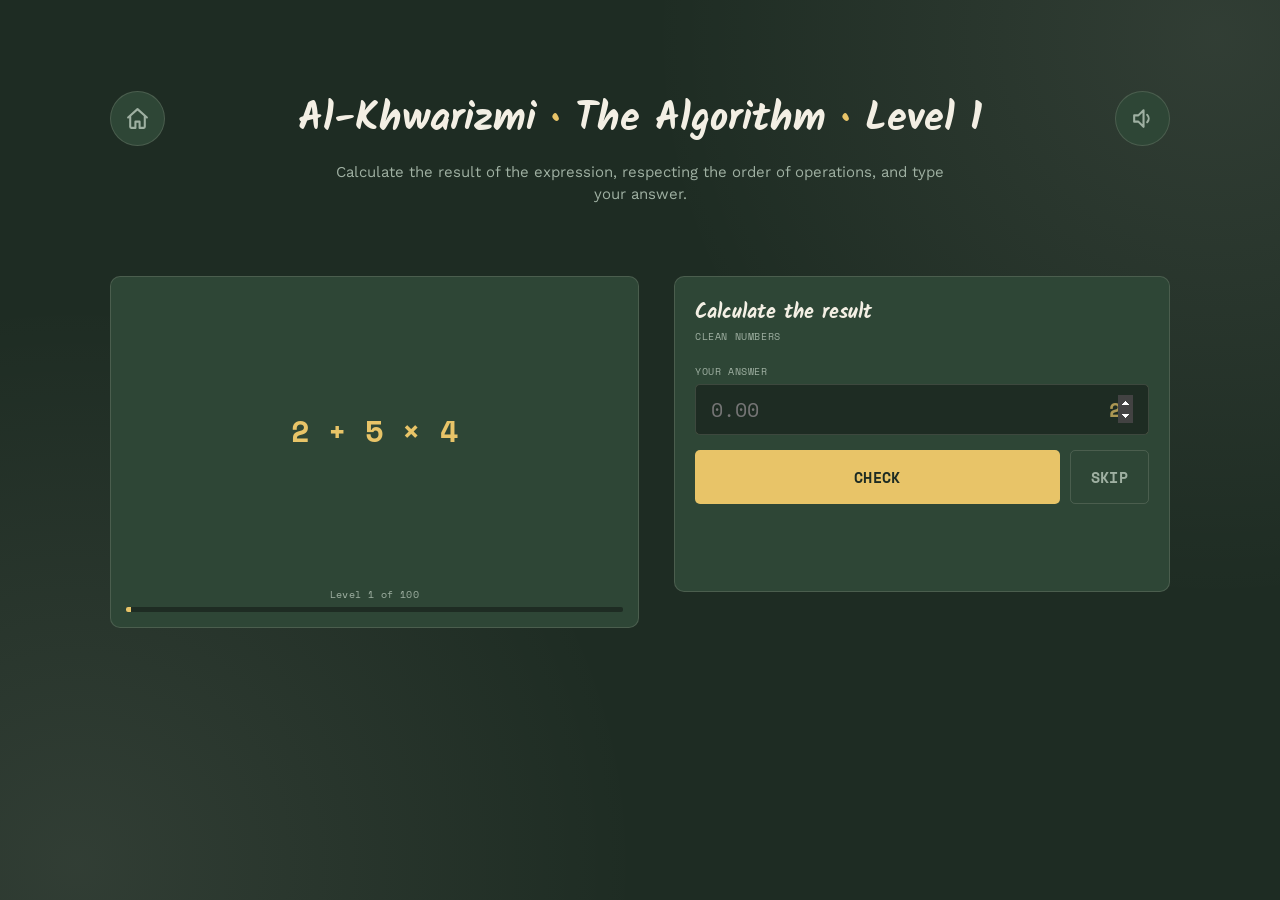
<file: alkhwarizmi_thealgorithm.html>
<!DOCTYPE html>
<html lang="en">
<head>
<meta charset="UTF-8">
<meta name="color-scheme" content="dark">
<meta name="viewport" content="width=device-width, initial-scale=1.0">
<title>Al-Khwarizmi — The Algorithm</title>
<link rel="preload" href="fonts/kalam-latin-700-normal.woff2" as="font" type="font/woff2" crossorigin>
<link rel="preload" href="fonts/space-mono-latin-400-normal.woff2" as="font" type="font/woff2" crossorigin>
<link rel="preload" href="fonts/space-mono-latin-700-normal.woff2" as="font" type="font/woff2" crossorigin>
<link rel="preload" href="fonts/work-sans-latin-400-normal.woff2" as="font" type="font/woff2" crossorigin>
<link rel="preload" href="fonts/work-sans-latin-500-normal.woff2" as="font" type="font/woff2" crossorigin>
<link rel="stylesheet" href="fonts/kalam.css">
<link rel="stylesheet" href="fonts/space-mono.css">
<link rel="stylesheet" href="fonts/work-sans.css">
<style>
  :root{
    --bg: #1E2C23;
    --bg-panel: #2E4636;
    --ink: #F3EFE4;
    --ink-dim: #9FB0A2;
    --yellow: #E8C468;
    --red: #C1554B;
    --teal: #5FA8A0;
    --rule: rgba(243,239,228,0.14);
  }
  *{ box-sizing:border-box; }
  html,body{
    margin:0; padding:0;
    background: var(--bg);
    color: var(--ink);
    font-family:'Work Sans', sans-serif;
    min-height:100vh;
  }
  body{
    background-image:
      radial-gradient(circle at 6% 96%, rgba(243,239,228,0.09), transparent 38%),
      radial-gradient(circle at 95% 4%, rgba(243,239,228,0.09), transparent 38%);
  }
  .wrap{
    max-width: min(1125px, calc(100% - 170px));
    margin: 0 auto;
    padding: calc(6vh + 32.7px) 1.5625rem 6vh;
  }
  .title-icon-row{
    display:flex;
    align-items:center;
    justify-content:space-between;
    gap: 0.9375rem;
    margin-bottom: 0.625rem;
  }
  .title-icon-row h1{ margin: 0; flex: 1; min-width: 0; text-align: center; }
  .icon-btn{
    flex-shrink:0;
    width: 55px; height:55px;
    display:flex; align-items:center; justify-content:center;
    border: 1px solid var(--rule);
    border-radius: 50%;
    background: var(--bg-panel);
    color: var(--ink-dim);
    text-decoration:none;
    cursor: pointer;
    transition: border-color 0.15s ease, color 0.15s ease, background 0.15s ease, box-shadow 0.2s ease;
  }
  .icon-btn:hover{
    color: var(--yellow);
    border-color: rgba(232,196,104,0.75);
    background: rgba(232,196,104,0.22);
    box-shadow: 0 0 16px 3px rgba(232,196,104,0.48);
  }
  .icon-btn svg{ width: 25px; height:25px; }
  .audio-toggle-btn{ cursor: pointer; }
  /* stato "acceso" del volume (audio non muto): stessa illuminazione usata altrove nel sito,
     l'icona resta sempre la stessa, cambia solo questo */
  .audio-toggle-btn.audio-on{
    color: #1C1F16;
    background: var(--yellow);
    border-color: var(--yellow);
    box-shadow: 0 0 8px 1px var(--yellow), 0 0 20px 5px var(--yellow);
  }
  h1{
    font-family:'Kalam', cursive;
    font-size: 2.5rem;
    margin: 0;
    text-align:center;
  }
  h1 .accent{ color: var(--yellow); }
  .instructions{
    color: var(--ink-dim);
    font-size: 0.9375rem;
    line-height:1.5;
    margin: 0 auto 1.875rem;
    text-align: center;
    max-width: 640px;
  }

  /* spazio riservato sopra la griglia/pannello, stesso identico ingombro del box
     badge+descrizione di Eratostene (.rank-callout in eratostene_thesieve.html):
     Pitagora non ha ancora un sistema di rango, ma lo spazio resta prenotato cosi'
     il ritmo verticale è coerente col resto del sito e non ci sara' da spostare
     nulla quando (se) verra' aggiunto */
  .rank-callout-space{ height: 25px; margin: 0 0 0.9375rem; }
  .level-layout{
    display:grid;
    grid-template-columns: 529px 1fr;
    gap: 2.1875rem;
    align-items:stretch;
  }
  @media (max-width: 1100px){
    .level-layout{ grid-template-columns: 1fr; }
    .rank-callout-space{ height: 20px; margin: 0 0 0.625rem; }
  }

  .board-card{
    background: var(--bg-panel);
    border: 1px solid var(--rule);
    border-radius: 10px;
    padding: 0.9375rem;
    position: relative;
  }
  .board-card svg{ display:block; width:100%; height:auto; }
  .expression-display{
    display:flex;
    align-items:center;
    justify-content:center;
    min-height: 280px;
    text-align:center;
    font-family:'Space Mono', monospace;
    font-weight:700;
    font-size: 1.875rem;
    letter-spacing: 0.02em;
    color: var(--yellow);
    padding: 0.9375rem;
    word-break: break-word;
    line-height: 1.35;
  }

  .level-progress{
    margin: 0.9375rem 0 0;
    text-align:center;
    font-family:'Space Mono', monospace;
    font-size: 0.625rem;
    color: var(--ink-dim);
    letter-spacing: 0.04em;
  }
  .level-progress-track{
    margin-top: 0.3125rem;
    height: 5px;
    border-radius: 2px;
    background: var(--bg);
    overflow:hidden;
  }
  .level-progress-fill{
    height:100%;
    background: var(--yellow);
  }

  .side-panel{ display:flex; flex-direction:column; gap: 1.25rem; }
  .side-panel-card{
    background: var(--bg-panel);
    border: 1px solid var(--rule);
    border-radius: 10px;
    padding: 1.25rem 1.25rem;
  }
  .side-panel-card h2{
    font-family:'Kalam', cursive;
    font-size: 1.25rem;
    margin: 0 0 0rem;
  }
  .level-sub{
    font-family:'Space Mono', monospace;
    font-size: 0.625rem;
    letter-spacing: 0.06em;
    text-transform: uppercase;
    color: var(--ink-dim);
    margin: 0 0 1.25rem;
  }

  .answer-block{ margin: 1.25rem 0 0.3125rem; }
  .answer-block label{
    display:block;
    font-family:'Space Mono', monospace;
    font-size: 0.625rem; letter-spacing:0.06em; text-transform:uppercase;
    color: var(--ink-dim); margin-bottom:0.3125rem;
  }
  .answer-input-wrap{
    position: relative;
    background: var(--bg);
    border: 1px solid var(--rule);
    border-radius: 5px;
    overflow: hidden;
  }
  /* solo per i test su Mathemory2: la risposta corretta del livello, in trasparenza
     dentro la stessa casella dell'input — stesso identico meccanismo della somma dei
     primi in Eratostene, così non serve chiedere la soluzione in chat. In produzione
     questo elemento semplicemente non c'è (nessun dato da nascondere) */
  .answer-bg-hint{
    position: absolute;
    inset: 0;
    display: flex;
    align-items: center;
    justify-content: flex-end;
    padding: 0 0.9375rem;
    font-family:'Space Mono', monospace;
    font-weight: 700;
    font-size: 1.25rem;
    color: rgba(232,196,104,0.7);
    pointer-events: none;
    overflow: hidden;
    white-space: nowrap;
  }
  .answer-block input{
    position: relative;
    width: 100%;
    background: transparent;
    border: none;
    border-radius: 5px;
    color: var(--ink);
    font-family:'Space Mono', monospace;
    font-size: 1.25rem;
    padding: 0.625rem 0.9375rem;
  }
  .answer-block input:focus{ outline: 2px solid var(--yellow); outline-offset: 1px; }

  .check-skip-row{
    display: flex;
    gap: 0.625rem;
    margin-top: 0.9375rem;
  }
  .check-btn{
    flex: 1 1 auto;
    font-family:'Space Mono', monospace;
    font-weight:700;
    background: var(--yellow);
    color: var(--bg);
    border:none;
    border-radius: 5px;
    padding: 0.9375rem 1.5625rem;
    font-size: 0.9375rem;
    letter-spacing: 0.02em;
    text-transform: uppercase;
    cursor:pointer;
  }
  .check-btn:hover{ background:#f0d488; }
  .check-btn:disabled{
    background: var(--bg);
    color: var(--ink-dim);
    cursor: not-allowed;
    border: 1px solid var(--rule);
  }
  .skip-btn{
    flex: 0 0 auto;
    font-family:'Space Mono', monospace;
    font-weight:700;
    background: transparent;
    color: var(--ink-dim);
    border: 1px solid var(--rule);
    border-radius: 5px;
    padding: 0.9375rem 1.25rem;
    font-size: 0.9375rem;
    letter-spacing: 0.02em;
    text-transform: uppercase;
    cursor:pointer;
  }
  .skip-btn:hover{ color: var(--ink); border-color: var(--ink); }

  .feedback{
    margin-top: 0.9375rem;
    font-family:'Space Mono', monospace;
    font-size: 0.9375rem;
    line-height:1.4;
    min-height: 2.5em;
  }
  .feedback.good{ color: var(--teal); }
  .feedback.bad{ color: var(--red); }

  .next-btn{
    display:none;
    width:100%;
    margin-top: 0.625rem;
    font-family:'Space Mono', monospace;
    font-weight:700;
    border: 1px solid var(--teal);
    border-radius: 5px;
    background: transparent;
    color: var(--teal);
    padding: 0.625rem;
    font-size: 0.625rem;
    letter-spacing: 0.02em;
    text-transform: uppercase;
    cursor:pointer;
  }
  .next-btn.visible{ display:block; }
  .next-btn:hover{ background: rgba(95,168,160,0.14); }

  .modal-overlay{
    display:none;
    position: fixed;
    inset: 0;
    background: rgba(0,0,0,0.55);
    z-index: 10000;
    align-items:center;
    justify-content:center;
    padding: 1.5625rem;
    box-sizing: border-box;
  }
  .modal-overlay.visible{ display:flex; }
  .modal-card{
    background: var(--bg-panel);
    border: 1px solid var(--rule);
    border-radius: 10px;
    padding: 1.875rem;
    max-width: 480px;
    width: 100%;
    text-align:center;
    box-sizing: border-box;
  }
  .modal-card h3{
    font-family:'Kalam', cursive;
    font-size: 1.5625rem;
    margin: 0 0 0.9375rem;
    color: var(--ink);
  }
  .modal-card p{
    font-family:'Space Mono', monospace;
    font-size: 0.9375rem;
    color: var(--ink-dim);
    margin: 0 0 1.25rem;
    line-height: 1.5;
  }
  .modal-card input[type="text"]{
    width: 100%;
    box-sizing: border-box;
    background: var(--bg);
    border: 1px solid var(--rule);
    border-radius: 5px;
    color: var(--ink);
    font-family:'Space Mono', monospace;
    font-size: 0.9375rem;
    padding: 0.625rem;
    margin-bottom: 1.25rem;
  }
  .modal-card input[type="text"]:focus{ outline: 2px solid var(--yellow); outline-offset: 1px; }
  .finish-stat{
    background: var(--bg);
    border: 1px solid var(--rule);
    border-radius: 10px;
    padding: 0.9375rem 0.9375rem;
    margin: 0 0 1.25rem;
    display: flex;
    flex-direction: column;
    gap: 0.3125rem;
  }
  .finish-stat-label{
    font-family:'Space Mono', monospace;
    font-size: 0.625rem;
    letter-spacing: 0.06em;
    text-transform: uppercase;
    color: var(--ink-faint);
  }
  .finish-stat-value{
    font-family:'Space Mono', monospace;
    font-weight: 700;
    font-size: 1.25rem;
    color: var(--yellow);
  }
  .finish-input-block{ margin-bottom: 1.25rem; }
  .finish-instruction{
    font-family:'Space Mono', monospace;
    font-size: 0.9375rem;
    color: var(--ink-dim);
    margin: 0 0 0.9375rem;
    line-height: 1.5;
  }
  .finish-input-block input[type="text"]{ margin-bottom: 0.625rem; }
  .modal-footnotes{
    margin-top: 0.9375rem;
    padding-top: 0.9375rem;
    border-top: 1px solid var(--rule);
    display: flex;
    flex-direction: column;
    gap: 0.625rem;
  }
  .modal-footnotes p{
    font-family:'Space Mono', monospace;
    font-size: 0.625rem;
    color: var(--ink-faint);
    line-height: 1.4;
    text-align: left;
    margin: 0;
  }
  .modal-buttons{
    display:flex;
    justify-content:center;
    gap: 0.9375rem;
  }
  .modal-btn{
    font-family:'Space Mono', monospace;
    font-weight:700;
    font-size: 0.9375rem;
    border: none;
    border-radius: 5px;
    padding: 0.625rem 1.875rem;
    cursor:pointer;
  }
  .modal-btn.yes{ background: var(--yellow); color: var(--bg); }
  .modal-btn.no{ background: transparent; color: var(--ink-dim); border: 1px solid var(--rule); }
  .modal-note{
    font-family:'Space Mono', monospace;
    font-size: 0.625rem;
    color: var(--ink-faint);
    margin-top: 0.9375rem;
  }
  .nickname-hint{
    font-family:'Space Mono', monospace;
    font-size: 0.625rem;
    color: var(--ink-faint);
    margin: 0.3125rem 0 0;
  }

  @media (max-width: 900px){
    html, body{
      overflow: hidden;
      height: 100%;
      overscroll-behavior: none;
    }
    /* stesso identico contenitore di Eratostene: 92% di larghezza, mai oltre 480px,
       centrato — prima qui .wrap andava a piena larghezza, uno spazio diverso da
       quello delle pagine di Eratostene */
    .wrap{
      width: 92%;
      max-width: 480px;
      margin: 0 auto;
      padding: 2vh 0 3vh;
      box-sizing: border-box;
    }
    .title-icon-row{ gap: 0.625rem; margin-bottom: 0.3125rem; width: 100%; }
    .title-icon-row h1{ font-size: 0.9375rem; line-height: 1.3; }
    .icon-btn{ width: 45px; height: 45px; }
    .icon-btn svg{ width: 20px; height: 20px; }
    .instructions{ display: none; } /* niente spazio per il paragrafo qui, il titolo basta - stesso criterio di Eratosthenes */
    .rank-callout-space{ height: 15px; margin: 0 0 0.625rem; }
    .level-layout{ gap: 0.9375rem; }
    .board-card{ padding: 0.625rem; max-width: 90%; margin: 0.625rem auto 0; }
    .expression-display{ font-size: 1.25rem; min-height: 170px; padding: 0.625rem; }
    .side-panel-card{ padding: 0.625rem 0.625rem; }
    .side-panel-card h2{ font-size: 0.625rem; }
    .level-sub{ font-size: 0.3125rem; }
    .answer-block{ margin: 0.3125rem 0 0rem; }
    .answer-block input{ font-size: 0.9375rem; padding: 0.625rem 0.625rem; }
    .check-btn, .next-btn{ padding: 0.9375rem; font-size: 0.625rem; }
    .check-skip-row{ margin-top: 0.625rem; }
    .check-skip-row .check-btn,
    .check-skip-row .skip-btn{ flex: 1 1 50%; padding: 0.625rem 0.3125rem; font-size: 0.625rem; }
    /* la tabella deve chiudersi appena sotto Check/Skip: tolto lo spazio riservato
       al feedback (min-height fissa per non far "saltare" il layout su desktop) —
       su mobile serve il contrario, il pannello deve finire qui per entrare in una
       sola schermata; il testo, quando compare, spinge semplicemente in basso */
    .feedback{ margin-top: 0.3125rem; min-height: 0; }
  }  /* --- blocco orizzontale: nasconde tutto e mostra un avviso finché il telefono non torna verticale --- */
  .rotate-lock-overlay{ display: none; }
  @media (orientation: landscape) and (max-width: 900px), (orientation: landscape) and (max-height: 500px){
    .rotate-lock-overlay{
      display: flex;
      position: fixed;
      inset: 0;
      z-index: 9999;
      background: var(--bg);
      color: var(--ink);
      align-items: center;
      justify-content: center;
      text-align: center;
      padding: 1.875rem;
      font-family:'Space Mono', monospace;
      font-size: 0.9375rem;
    }
    .wrap{ display: none; }
  }
</style>
</head>
<body>

<audio id="bgMusic" src="https://pub-312772d8d5f64507a7ad27b167cd19c4.r2.dev/eratostene_thesieve.mp3" loop preload="none"></audio>
  <div class="rotate-lock-overlay" data-en="Please rotate your device back to portrait to continue." data-it="Ruota di nuovo il dispositivo in verticale per continuare.">Please rotate your device back to portrait to continue.</div>

  <div class="wrap">
    <div class="title-icon-row">
      <a class="icon-btn" id="homeBtn" href="index.html" aria-label="Home"><svg viewBox="0 0 24 24" fill="none" stroke="currentColor" stroke-width="2" stroke-linecap="round" stroke-linejoin="round"><path d="M3 11l9-8 9 8"/><path d="M5 10v10a1 1 0 0 0 1 1h4v-6h4v6h4a1 1 0 0 0 1-1V10"/></svg></a>
      <h1 id="levelTitle">Al-Khwarizmi <span class="accent">·</span> The Algorithm <span class="accent">·</span> Level 1</h1>
      <button type="button" class="icon-btn audio-toggle-btn" aria-label="Sound"><svg viewBox="0 0 24 24" fill="none" stroke="currentColor" stroke-width="2" stroke-linecap="round" stroke-linejoin="round"><path d="M4 9v6h4l5 5V4L8 9H4z"/><path d="M16.5 8.5a5 5 0 0 1 0 7"/></svg></button>
    </div>
    <p class="instructions" data-en="Calculate the result of the expression, respecting the order of operations, and type your answer." data-it="Calcola il risultato dell'espressione, rispettando l'ordine delle operazioni, e scrivi la risposta.">Calculate the result of the expression, respecting the order of operations, and type your answer.</p>

    <div class="rank-callout-space" aria-hidden="true"></div>

    <div class="level-layout" id="stage">
      <div class="board-card">
        <div class="expression-display" id="expressionDisplay"></div>
        <p class="level-progress" id="levelProgress">Level 1 of 100</p>
        <div class="level-progress-track"><div class="level-progress-fill" id="levelProgressFill"></div></div>
      </div>

      <div class="side-panel">
        <div class="side-panel-card">
          <h2 data-en="Calculate the result" data-it="Calcola il risultato">Calculate the result</h2>
          <p class="level-sub" id="levelSub"></p>

          <div class="answer-block">
            <label for="answerInput" data-en="Your answer" data-it="La tua risposta">Your answer</label>
            <div class="answer-input-wrap">
              <span class="answer-bg-hint" id="answerBgHint"></span>
              <input type="number" step="0.01" id="answerInput" placeholder="0.00">
            </div>
          </div>

          <div class="check-skip-row">
            <button type="button" class="check-btn" id="checkBtn">Check</button>
            <button type="button" class="skip-btn" id="skipBtn" aria-label="Skip">Skip</button>
          </div>
          <p class="feedback" id="feedback"></p>
          <button type="button" class="next-btn" id="nextBtn">Next level →</button>
        </div>
      </div>

      <div class="modal-overlay" id="skipModal">
        <div class="modal-card" style="position:relative;">
          <button type="button" id="skipCloseBtn" aria-label="Close" style="position:absolute; top:0.7rem; right:0.7rem; width:2rem; height:2rem; border-radius:50%; border:none; background:var(--bg); color:var(--ink); font-size:1rem; cursor:pointer; display:flex; align-items:center; justify-content:center;">✕</button>
          <h3 data-en="Skip levels" data-it="Salta livelli">Skip levels</h3>
          <div class="modal-buttons" style="flex-wrap:wrap;">
            <button type="button" class="modal-btn yes" id="skip1Btn">+1</button>
            <button type="button" class="modal-btn yes" id="skip5Btn">+5</button>
            <button type="button" class="modal-btn yes" id="skip10Btn">+10</button>
            <button type="button" class="modal-btn no" id="skipResetBtn" data-en="Reset" data-it="Reset">Reset</button>
          </div>
        </div>
      </div>
    </div>

    <div class="modal-overlay" id="finishModal">
      <div class="modal-card">
        <h3 data-en="🎉 You finished The Algorithm!" data-it="🎉 Hai finito The Algorithm!">🎉 You finished The Algorithm!</h3>
        <div class="finish-stat">
          <span class="finish-stat-label" data-en="Your total race time" data-it="Il tuo tempo totale di gara">Your total race time</span>
          <span class="finish-stat-value" id="finishTotalTime"></span>
        </div>
        <div class="finish-input-block">
          <p class="finish-instruction" data-en="Enter a nickname to be remembered for this race." data-it="Inserisci un nickname per essere ricordato in questa gara.">Enter a nickname to be remembered for this race.</p>
          <input type="text" id="finishNickname" maxlength="12" data-placeholder-en="Your nickname" data-placeholder-it="Il tuo nickname" placeholder="Your nickname">
          <p class="nickname-hint" data-en="3 to 12 characters. Letters, numbers, spaces, - _ . only (any language/alphabet is fine)." data-it="Da 3 a 12 caratteri. Solo lettere, numeri, spazi, - _ . (qualsiasi lingua/alfabeto va bene).">3 to 12 characters. Letters, numbers, spaces, - _ . only (any language/alphabet is fine).</p>
        </div>
        <div class="modal-buttons">
          <button type="button" class="modal-btn yes" id="finishConfirmBtn" data-en="Confirm" data-it="Conferma">Confirm</button>
          <button type="button" class="modal-btn no" id="finishSkipBtn" data-en="Skip" data-it="Salta">Skip</button>
        </div>
        <p class="modal-note" id="finishNote"></p>
        <div class="modal-footnotes">
          <p data-en="This nickname is saved on your device — there's no shared leaderboard for this mode yet." data-it="Questo nickname resta salvato sul tuo dispositivo: per questa modalità non c'è ancora una classifica condivisa.">This nickname is saved on your device — there's no shared leaderboard for this mode yet.</p>
        </div>
      </div>
    </div>
  </div>

<script>
const LEVELS = [
    { display:"2 + 5 x 4", answer:22 },
    { display:"7 x 6 - 2", answer:40 },
    { display:"7 x 3 + 5", answer:26 },
    { display:"8 x 6 - 6", answer:42 },
    { display:"2 x 5 + 7", answer:17 },
    { display:"10 x 9 + 2", answer:92 },
    { display:"8 + 5 x 3", answer:23 },
    { display:"7 + 7 x 3", answer:28 },
    { display:"10 x 8 - 2", answer:78 },
    { display:"10 x 8 + 6", answer:86 },
    { display:"12 x 3 - 6", answer:30 },
    { display:"12 x 3 - 14", answer:22 },
    { display:"9 x 7 + 2", answer:65 },
    { display:"15 + 8 x 2", answer:31 },
    { display:"13 x 13 - 13", answer:156 },
    { display:"9 x 3 + 4", answer:31 },
    { display:"2 x 13 + 13", answer:39 },
    { display:"6 x 16 + 7", answer:103 },
    { display:"11 + 5 x 10", answer:61 },
    { display:"17 x 13 + 8", answer:229 },
    { display:"3 x (2 + 7)", answer:27 },
    { display:"(3 - 2) x 3", answer:3 },
    { display:"(5 + 9) x 4", answer:56 },
    { display:"(4 + 6) x 7", answer:70 },
    { display:"11 x (3 + 6)", answer:99 },
    { display:"(9 - 6) x 7", answer:21 },
    { display:"6 x (2 + 2)", answer:24 },
    { display:"(7 - 4) x 8", answer:24 },
    { display:"9 x (10 + 8)", answer:162 },
    { display:"11 x (3 + 10)", answer:143 },
    { display:"(14 - 8) x 5", answer:30 },
    { display:"7 x (6 - 3)", answer:21 },
    { display:"5 x (10 + 7)", answer:85 },
    { display:"(13 + 6) x 10", answer:190 },
    { display:"(5 + 17) x 3", answer:66 },
    { display:"14 x (2 + 5)", answer:98 },
    { display:"13 x (3 + 6)", answer:117 },
    { display:"11 x (6 + 15)", answer:231 },
    { display:"(14 - 9) x 12", answer:60 },
    { display:"14 x (2 + 14)", answer:224 },
    { display:"3 - 4 x 3 + 8", answer:-1 },
    { display:"3 x 6 - 4 x 5", answer:-2 },
    { display:"4 - 7 - 7 x 9", answer:-66 },
    { display:"2 - 5 + 2 x 5", answer:7 },
    { display:"9 - 5 - 4 x 9", answer:-32 },
    { display:"10 + 12 - 10 x 10", answer:-78 },
    { display:"7 - 10 x 6 - 11", answer:-64 },
    { display:"9 - 7 - 8 x 12", answer:-94 },
    { display:"9 - 8 x 3 - 14", answer:-29 },
    { display:"12 + 10 - 13 x 11", answer:-121 },
    { display:"3 - 3 - 8 x 10", answer:-80 },
    { display:"5 - 4 - 14 x 8", answer:-111 },
    { display:"16 - 17 x 16 + 13", answer:-243 },
    { display:"8 - 12 x 14 + 6", answer:-154 },
    { display:"4 + 12 - 7 x 7", answer:-33 },
    { display:"5 - 6 x 16 + 14", answer:-77 },
    { display:"16 - 17 - 19 x 12", answer:-229 },
    { display:"16 + 8 - 8 x 20", answer:-136 },
    { display:"14 - 13 x 21 + 20", answer:-239 },
    { display:"4 - 21 x 20 + 3", answer:-413 },
    { display:"((3 + 5) x 6) / 4", answer:12 },
    { display:"((5 + 4) - 3) / 2", answer:3 },
    { display:"((7 - 4) x 6) / 6", answer:3 },
    { display:"((4 + 2) + 8) / 7", answer:2 },
    { display:"((4 + 6) x 2) / 10", answer:2 },
    { display:"((4 + 5) + 9) / 9", answer:2 },
    { display:"((4 + 2) - 2) / 2", answer:2 },
    { display:"((10 - 4) + 2) / 4", answer:2 },
    { display:"((8 + 3) - 5) / 3", answer:2 },
    { display:"((2 + 2) x 3) / 3", answer:4 },
    { display:"((11 - 2) x 3) / 9", answer:3 },
    { display:"((5 + 9) - 8) / 3", answer:2 },
    { display:"((7 + 10) + 11) / 7", answer:4 },
    { display:"((7 - 4) x 9) / 9", answer:3 },
    { display:"((12 + 13) x 10) / 50", answer:5 },
    { display:"((8 - 5) x 3) / 3", answer:3 },
    { display:"((11 + 12) + 9) / 2", answer:16 },
    { display:"((15 + 4) + 6) / 5", answer:5 },
    { display:"((2 + 12) - 8) / 2", answer:3 },
    { display:"((15 + 14) x 6) / 6", answer:29 },
    { display:"(4.4 - 4)² + 4 x (6 + 4)", answer:40.16 },
    { display:"(5 + 2)² - 4 x 3.9", answer:33.4 },
    { display:"(6.3 - 4)² + 2 x (4 + 5)", answer:23.29 },
    { display:"(7 + 5)² - 6 x 6.8", answer:103.2 },
    { display:"(5 + 4)² - 4 x 5.9", answer:57.4 },
    { display:"(7.2 - 7)² + 6 x (7 + 7)", answer:84.04 },
    { display:"3² + (5.2 + 5) x 5 - 8", answer:52 },
    { display:"5² + (3.4 + 9) x 2 - 6", answer:43.8 },
    { display:"9² + (8.6 + 7) x 6 - 9", answer:165.6 },
    { display:"(3.7 - 2)² + 7 x (5 + 4)", answer:65.89 },
    { display:"(2 + 5)² - 10 x 9.7", answer:-48 },
    { display:"10² + (5.5 + 5) x 4 - 6", answer:136 },
    { display:"11³ + (5.8 + 2) x 5 - 5", answer:1365 },
    { display:"9³ + (3.4 + 2) x 11 - 4", answer:784.4 },
    { display:"3² + (7.3 + 5) x 11 - 8", answer:136.3 },
    { display:"(9.7 - 3)² + 8 x (7 + 4)", answer:132.89 },
    { display:"(3 + 11)³ - 13 x 6.1", answer:2664.7 },
    { display:"4³ + (11.3 + 3) x 12 - 8", answer:227.6 },
    { display:"3² + (8.9 + 14) x 11 - 11", answer:249.9 },
    { display:"(3 + 14)² - 3 x 4.9", answer:274.3 },
  ];

  // sistema di lingua: mancava del tutto in questo file, stesso identico di
  // Eratostene — legge la lingua scelta nella home (stessa chiave localStorage)
  function currentLang(){
    return localStorage.getItem('mathemory_lang') || 'en';
  }
  function applyLanguage(){
    const lang = currentLang();
    document.querySelectorAll('[data-en][data-it]').forEach(el => {
      el.textContent = lang === 'it' ? el.dataset.it : el.dataset.en;
    });
    document.querySelectorAll('[data-placeholder-en][data-placeholder-it]').forEach(el => {
      el.placeholder = lang === 'it' ? el.dataset.placeholderIt : el.dataset.placeholderEn;
    });
  }
  applyLanguage();

  // effetti sonori: riusa gli stessi file mp3 già ospitati per Eratostene (right,
  // wrong, winner, badge, tap), via Web Audio API per latenza minima. "badge" è
  // caricato ma non ancora usato da nessuna parte: Pitagora non ha ancora un
  // sistema di rango, resta pronto per quando (se) arriverà. Il trascinamento dei
  // vertici resta sempre silenzioso, nessun suono legato al drag
  const audioCtx = new (window.AudioContext || window.webkitAudioContext)();
  const soundBuffers = {};
  const pendingSounds = new Set();
  function loadSound(name, url){
    fetch(url)
      .then(res => res.arrayBuffer())
      .then(data => audioCtx.decodeAudioData(data))
      .then(buffer => {
        soundBuffers[name] = buffer;
        if (pendingSounds.has(name)){
          pendingSounds.delete(name);
          playSound(name);
        }
      })
      .catch(() => {});
  }
  loadSound('right', 'https://pub-312772d8d5f64507a7ad27b167cd19c4.r2.dev/eratostene_right.mp3');
  loadSound('wrong', 'https://pub-312772d8d5f64507a7ad27b167cd19c4.r2.dev/eratostene_wrong.mp3');
  loadSound('winner', 'https://pub-312772d8d5f64507a7ad27b167cd19c4.r2.dev/eratostene_winner.mp3');
  loadSound('badge', 'https://pub-312772d8d5f64507a7ad27b167cd19c4.r2.dev/eratostene_badge.mp3');
  loadSound('tap', 'https://pub-312772d8d5f64507a7ad27b167cd19c4.r2.dev/tap.mp3');

  const SOUND_LEVELS = { badge: { desktop: 1, mobile: 0.5 }, winner: { desktop: 1, mobile: 1.1 } };
  function getSoundLevel(name){
    const level = SOUND_LEVELS[name];
    if (level === undefined) return 1;
    if (typeof level === 'number') return level;
    const isMobileNow = window.innerWidth <= 900;
    const value = isMobileNow ? level.mobile : level.desktop;
    return typeof value === 'number' ? value : 1;
  }

  function playSound(name){
    const buffer = soundBuffers[name];
    if (!buffer){
      pendingSounds.add(name);
      return;
    }
    if (window.MathemoryAudio && window.MathemoryAudio.isMuted()) return;
    if (audioCtx.state === 'suspended') audioCtx.resume();

    const source = audioCtx.createBufferSource();
    source.buffer = buffer;
    const gainNode = audioCtx.createGain();
    const baseVolume = window.MathemoryAudio ? window.MathemoryAudio.getSfxVolume() : 1;
    gainNode.gain.value = baseVolume * getSoundLevel(name);
    source.connect(gainNode);
    gainNode.connect(audioCtx.destination);
    source.start(0);

    if (window.MathemoryAudio && window.MathemoryAudio.duckMusic){
      if (name === 'badge') window.MathemoryAudio.duckMusic(0.15, 1000);
      if (name === 'winner') window.MathemoryAudio.duckMusic(0.15, 1500);
    }
  }

  const STORAGE_KEY = 'alkhwarizmi_thealgorithm_last';
  const TOTAL_TIME_KEY = 'alkhwarizmi_thealgorithm_total_race_time';
  const SESSION_OPEN_KEY = 'alkhwarizmi_thealgorithm_session_open';
  const HEARTBEAT_KEY = 'alkhwarizmi_thealgorithm_heartbeat_seconds';

  // se troviamo una sessione rimasta "aperta" dalla volta scorsa (pagina chiusa
  // bruscamente), deposito onestamente l'ultimo tempo conosciuto — nessuna penalità,
  // stesso meccanismo (senza anti-cheat) usato da Prime Rush
  if (localStorage.getItem(SESSION_OPEN_KEY) === 'true'){
    const lastHeartbeat = parseFloat(localStorage.getItem(HEARTBEAT_KEY)) || 0;
    const prevTotal = parseFloat(localStorage.getItem(TOTAL_TIME_KEY)) || 0;
    localStorage.setItem(TOTAL_TIME_KEY, (prevTotal + lastHeartbeat).toFixed(1));
  }
  localStorage.removeItem(SESSION_OPEN_KEY);
  localStorage.removeItem(HEARTBEAT_KEY);

  const params = new URLSearchParams(window.location.search);
  const requestedLevel = parseInt(params.get('n'));
  const savedLevel = parseInt(localStorage.getItem(STORAGE_KEY));
  let startLevel = requestedLevel || savedLevel || 1;
  if (startLevel < 1 || startLevel > LEVELS.length) startLevel = 1;

  const expressionDisplayEl = document.getElementById('expressionDisplay');
  const levelTitleEl = document.getElementById('levelTitle');
  const levelSubEl = document.getElementById('levelSub');
  const levelProgressEl = document.getElementById('levelProgress');
  const levelProgressFillEl = document.getElementById('levelProgressFill');
  const answerInput = document.getElementById('answerInput');
  const checkBtn = document.getElementById('checkBtn');
  const nextBtn = document.getElementById('nextBtn');
  const feedbackEl = document.getElementById('feedback');

  let currentLevelIndex = startLevel - 1;
  let levelStartTime = null;
  let heartbeatInterval = null;

  // deposita nel totale il tempo passato su QUESTO livello quando lo risolvi (Check
  // giusto). Nessuna penalità: stesso spirito di Prime Rush, non di The Sieve
  function commitElapsedTime(){
    const elapsed = (Date.now() - levelStartTime) / 1000;
    const prevTotal = parseFloat(localStorage.getItem(TOTAL_TIME_KEY)) || 0;
    localStorage.setItem(TOTAL_TIME_KEY, (prevTotal + elapsed).toFixed(1));
    return elapsed;
  }

  // Home: uscita volontaria ma il livello corrente NON è stato risolto. Deposito
  // comunque il tempo, senza penalità
  function recordHomeExit(){
    playSound('tap');
    const elapsed = (Date.now() - levelStartTime) / 1000;
    const prevTotal = parseFloat(localStorage.getItem(TOTAL_TIME_KEY)) || 0;
    localStorage.setItem(TOTAL_TIME_KEY, (prevTotal + elapsed).toFixed(1));
    if (heartbeatInterval) clearInterval(heartbeatInterval);
    localStorage.removeItem(SESSION_OPEN_KEY);
    localStorage.removeItem(HEARTBEAT_KEY);
  }
  document.getElementById('homeBtn').addEventListener('click', recordHomeExit);

  function loadLevel(index){
    currentLevelIndex = index;
    const level = LEVELS[index];
    levelStartTime = Date.now();

    const lang = currentLang();
    const levelWord = lang === 'it' ? 'Livello' : 'Level';
    levelTitleEl.innerHTML = `Al-Khwarizmi <span class="accent">·</span> The Algorithm <span class="accent">·</span> ${levelWord} ${index + 1}`;
    const hasDecimals = /\./.test(level.display) || !Number.isInteger(level.answer);
    levelSubEl.textContent = lang === 'it'
      ? (hasDecimals ? 'Attento ai decimali' : 'Numeri puliti')
      : (hasDecimals ? 'Watch the decimals' : 'Clean numbers');
    levelProgressEl.textContent = lang === 'it' ? `Livello ${index + 1} di ${LEVELS.length}` : `Level ${index + 1} of ${LEVELS.length}`;
    levelProgressFillEl.style.width = (((index + 1) / LEVELS.length) * 100) + '%';
    checkBtn.disabled = false;
    nextBtn.classList.remove('visible');
    feedbackEl.textContent = '';
    feedbackEl.className = 'feedback';
    answerInput.value = '';
    expressionDisplayEl.textContent = level.display.replace(/x/g, '×').replace(/\//g, '÷');
    // solo test Mathemory2: la risposta corretta in trasparenza dietro l'input
    const bgHintEl = document.getElementById('answerBgHint');
    if (bgHintEl) bgHintEl.textContent = level.answer;

    localStorage.setItem(STORAGE_KEY, String(index + 1));

    // il focus automatico apre la tastiera virtuale su mobile appena si entra nel
    // livello, anche senza che l'utente abbia toccato l'input: comodo su desktop
    // (puoi scrivere subito), fastidioso su mobile (tastiera indesiderata)
    if (window.innerWidth > 900) answerInput.focus();
  }

  function checkAnswer(){
    playSound('tap');
    const level = LEVELS[currentLevelIndex];
    const given = parseFloat(answerInput.value);
    const lang = currentLang();
    if (isNaN(given)){
      playSound('wrong');
      feedbackEl.textContent = lang === 'it' ? '✗ Scrivi prima un numero.' : '✗ Type a number first.';
      feedbackEl.className = 'feedback bad';
      return;
    }
    // tolleranza: 1% del valore assoluto vero, minimo 0.05 — uso il valore assoluto
    // perché qui (a differenza di Pitagora) le risposte possono essere negative, e
    // level.answer * 0.01 su un numero negativo darebbe una tolleranza negativa
    const tolerance = Math.max(0.05, Math.abs(level.answer) * 0.01);
    const ok = Math.abs(given - level.answer) <= tolerance;

    if (ok){
      const elapsed = commitElapsedTime();
      checkBtn.disabled = true;
      if (currentLevelIndex === LEVELS.length - 1){
        // ultimo livello: il check porta dritto al popup, stesso comportamento di
        // Eratostene — nessun passaggio intermedio "Vedi il risultato" da cliccare
        playSound('winner');
        localStorage.setItem(STORAGE_KEY, '1');
        document.getElementById('finishTotalTime').textContent = (localStorage.getItem(TOTAL_TIME_KEY) || '0') + 's';
        finishModalEl.classList.add('visible');
      } else {
        // livello intermedio: il check porta dritto al livello successivo, senza
        // messaggio intermedio né pulsante da cliccare — stesso comportamento di
        // Eratostene ("risposta corretta: si passa subito al livello successivo")
        playSound('right');
        loadLevel(currentLevelIndex + 1);
      }
    } else {
      playSound('wrong');
      feedbackEl.textContent = lang === 'it' ? `✗ Non proprio — riprova.` : `✗ Not quite — try again.`;
      feedbackEl.className = 'feedback bad';
    }
  }

  checkBtn.addEventListener('click', checkAnswer);
  answerInput.addEventListener('keydown', (e) => {
    if (e.key === 'Enter' && !checkBtn.disabled) checkAnswer();
  });

  const finishModalEl = document.getElementById('finishModal');

  nextBtn.addEventListener('click', () => {
    loadLevel(currentLevelIndex + 1);
  });

  // stessa validazione di Prime Rush/The Theorem, ma nessun invio reale a un Worker —
  // Al-Khwarizmi non ha ancora un backend di classifica, il nickname resta solo
  // locale (vedi nota onesta nel popup)
  document.getElementById('finishConfirmBtn').addEventListener('click', () => {
    const nickname = document.getElementById('finishNickname').value.trim();
    const note = document.getElementById('finishNote');
    if (!nickname || /^-+$/.test(nickname)){
      note.textContent = currentLang() === 'it' ? 'Inserisci prima un nickname.' : 'Please enter a nickname first.';
      note.style.color = 'var(--red)';
      return;
    }
    if (nickname.length < 3){
      note.textContent = currentLang() === 'it' ? 'Il nickname deve avere almeno 3 caratteri.' : 'Nickname must be at least 3 characters.';
      note.style.color = 'var(--red)';
      return;
    }
    localStorage.setItem('alkhwarizmi_thealgorithm_finisher_nickname', nickname);
    window.location.href = 'index.html';
  });

  document.getElementById('finishSkipBtn').addEventListener('click', () => {
    window.location.href = 'index.html';
  });

  // pulsante Skip: apre un popup con salto rapido di livelli + reset del solo
  // salvataggio di questo gioco (mai gli altri)
  const skipModalEl = document.getElementById('skipModal');
  document.getElementById('skipBtn').addEventListener('click', () => {
    skipModalEl.classList.add('visible');
  });
  document.getElementById('skipCloseBtn').addEventListener('click', () => {
    skipModalEl.classList.remove('visible');
  });
  skipModalEl.addEventListener('click', (e) => {
    if (e.target === skipModalEl) skipModalEl.classList.remove('visible');
  });
  function skipBy(n){
    skipModalEl.classList.remove('visible');
    loadLevel(Math.min(LEVELS.length - 1, currentLevelIndex + n));
  }
  document.getElementById('skip1Btn').addEventListener('click', () => skipBy(1));
  document.getElementById('skip5Btn').addEventListener('click', () => skipBy(5));
  document.getElementById('skip10Btn').addEventListener('click', () => skipBy(10));
  document.getElementById('skipResetBtn').addEventListener('click', () => {
    localStorage.removeItem(STORAGE_KEY);
    skipModalEl.classList.remove('visible');
    loadLevel(0);
  });

  loadLevel(currentLevelIndex);

  // il cronometro vero e l'heartbeat partono una sola volta (non a ogni livello,
  // qui non c'è un reload di pagina tra un livello e l'altro): quando i font sono
  // davvero pronti, non al semplice caricamento del DOM — stessa tecnica di Prime Rush
  let timerReallyStarted = false;
  function reallyStartTimer(){
    if (timerReallyStarted) return;
    timerReallyStarted = true;
    levelStartTime = Date.now();
    localStorage.setItem(SESSION_OPEN_KEY, 'true');
    heartbeatInterval = setInterval(() => {
      const elapsed = (Date.now() - levelStartTime) / 1000;
      localStorage.setItem(HEARTBEAT_KEY, elapsed.toFixed(1));
    }, 5000);
  }
  const fontsPromise = (document.fonts && document.fonts.ready) ? document.fonts.ready : Promise.resolve();
  fontsPromise.then(reallyStartTimer);
</script>
<script>window.MATHEMORY_MUSIC_VOLUME_MULTIPLIER = { desktop: 1.25, mobile: 1.875 };</script>
<script src="mathemory-audio.js"></script>

</body>
</html>
</file>
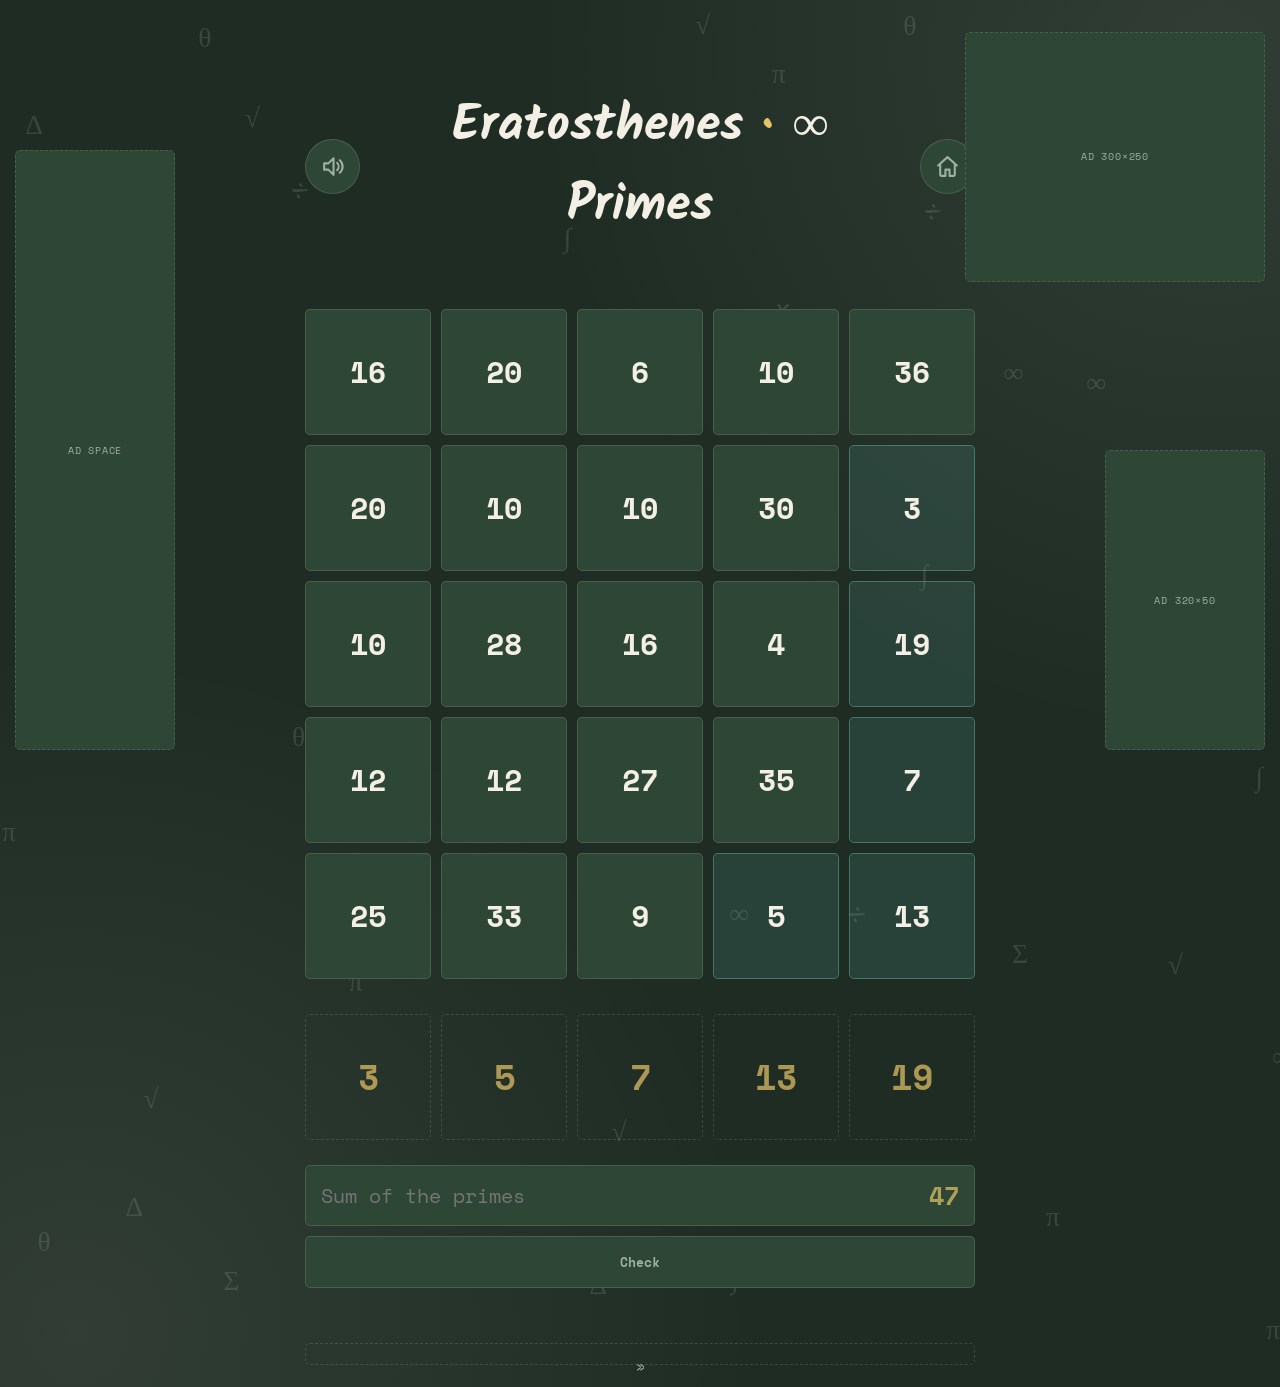
<file: eratostene_infiniteprimes.html>
<!DOCTYPE html>
<html lang="en">
<head>
<meta charset="UTF-8">
<meta name="color-scheme" content="dark">
<meta name="viewport" content="width=device-width, initial-scale=1.0">
<title>Eratosthenes</title>
<link rel="preload" href="fonts/kalam-latin-700-normal.woff2" as="font" type="font/woff2" crossorigin>
<link rel="preload" href="fonts/space-mono-latin-400-normal.woff2" as="font" type="font/woff2" crossorigin>
<link rel="preload" href="fonts/space-mono-latin-700-normal.woff2" as="font" type="font/woff2" crossorigin>
<link rel="preload" href="fonts/work-sans-latin-400-normal.woff2" as="font" type="font/woff2" crossorigin>
<link rel="preload" href="fonts/work-sans-latin-500-normal.woff2" as="font" type="font/woff2" crossorigin>
<link rel="stylesheet" href="fonts/kalam.css">
<link rel="stylesheet" href="fonts/space-mono.css">
<link rel="stylesheet" href="fonts/work-sans.css">
<style>
  :root{
    --bg: #1E2C23;
    --bg-panel: #2E4636;
    --ink: #F3EFE4;
    --ink-dim: #9FB0A2;
    --yellow: #E8C468;
    --red: #C1554B;
    --rule: rgba(243,239,228,0.14);
  }
  *{ box-sizing:border-box; }
  html,body{
    margin:0; padding:0;
    background: var(--bg);
    color: var(--ink);
    font-family:'Work Sans', sans-serif;
    min-height:100vh;
  }
  body{
    background-image:
      radial-gradient(circle at 6% 96%, rgba(243,239,228,0.09), transparent 38%),
      radial-gradient(circle at 95% 4%, rgba(243,239,228,0.09), transparent 38%);
  }
  .wrap{
    max-width: min(1125px, calc(100% - 170px));
    margin: 0 auto;
    padding: calc(6vh + 32.7px) 1.5625rem 6vh;
    position: relative;
  }
  /* simboli decorativi di sfondo: statici (non si muovono, per non distrarre chi
     gioca), posizione casuale a ogni apertura pagina */
  .math-constellation{
    position: absolute;
    inset: 0;
    width: 100%;
    height: 100%;
    z-index: 0;
    pointer-events: none;
  }
  .math-constellation text{
    font-family:'Kalam', cursive;
    font-size: 1.5625rem;
    fill: rgba(159, 176, 162, 0.20);
  }
  .wrap > .title-icon-row, .wrap > .instructions, .wrap > .rank-callout, .wrap > .level-layout{
    position: relative;
    z-index: 1;
  }
  h1{
    font-family:'Kalam', cursive;
    font-size: 3.125rem;
    margin: 0 0 0.625rem;
  }
  h1 .accent{ color: var(--yellow); }
  /* titolo qui è sempre lo stesso testo (nessun numero di livello mostrato), quindi
     basta UNA sola regola invece delle 2-3 fasce per cifre degli altri giochi.
     Margine di sicurezza più ampio del solito (10% invece di 3%) perché il simbolo ∞
     non esiste nel font Kalam: il browser userà un font di fallback per quel carattere,
     quindi la larghezza reale non è misurabile con certezza assoluta come per il resto */
  @media (min-width: 901px){
    #levelTitle{ font-size: min(3.192rem, 4.6969rem, calc(2.8728rem * (100vw - 360px) / 573.10px)); }
  }
  /* stesso identico blocco di The Sieve/Prime Rush, così lo spazio riservato sopra la
     griglia è ESATTAMENTE lo stesso (badge/frase qui sono permanentemente nascosti via
     .no-rank: qui non esiste un sistema di rango, ma serve la stessa altezza per non
     spostare griglia/pannello rispetto agli altri due giochi) */
  .rank-callout{
    position: relative;
    height: 25px;
    margin: 0 0 0.9375rem;
    display: grid;
    grid-template-columns: 529px 1fr;
  }
  .rank-badge{
    position: absolute;
    grid-column: 2;
    top: 40px;
    left: 50%;
    transform: translateX(-50%);
    display: flex;
    align-items: center;
    justify-content: center;
    width: 410px; height: 40px;
    font-family:'Space Mono', monospace;
    font-size: 0.9375rem;
    font-weight:700;
    color: var(--bg);
    background: var(--circle-color, var(--yellow));
    border-radius: 5px;
    box-sizing: border-box;
  }
  .rank-phrase{
    position: absolute;
    grid-column: 2;
    top: calc(40px + 40px + 10px);
    left: 50%;
    transform: translateX(-50%);
    width: 410px;
    text-align: center;
    font-family:'Space Mono', monospace;
    font-size: 0.625rem;
    color: rgba(243,239,228,0.5);
  }
  .rank-callout.no-rank .rank-badge,
  .rank-callout.no-rank .rank-phrase{
    visibility: hidden;
  }
  @media (max-width: 1400px){
    .rank-callout{
      position: static;
      height: auto;
      display:flex; align-items:baseline; gap: 0.625rem; flex-wrap: nowrap;
    }
    .rank-badge{
      position: static;
      display:inline-block;
      width: auto; height: auto;
      flex-shrink: 0;
      padding: 0.3125rem 0.625rem;
      transform: none;
      grid-column: auto;
    }
    .rank-phrase{
      position: static;
      width: auto;
      flex: 1 1 auto;
      min-width: 0;
      text-align: left;
      font-size: 0.9375rem;
      color: var(--ink-dim);
      transform: none;
      grid-column: auto;
    }
  }
  .instructions{
    color: var(--ink-dim);
    font-size: 1.25rem;
    line-height:1.5;
    margin: 0 0 1.875rem;
    text-align: center;
    white-space: nowrap;
  }

  .level-layout{
    display:grid;
    grid-template-columns: 529px 1fr;
    gap: 2.1875rem;
    align-items:stretch;
  }
  @media (max-width: 1400px){
    .level-layout{ grid-template-columns: 1fr; }
    .dev-skip-btn{ top: 100%; margin-top: 0.625rem; }
  }

  .grid{
    display:grid;
    grid-template-columns: repeat(5, 1fr);
    gap: 0.625rem;
  }
  .cell{
    position:relative;
    aspect-ratio:1;
    display:flex;
    align-items:center;
    justify-content:center;
    background: var(--bg-panel);
    border: 1px solid var(--rule);
    border-radius: 5px;
    font-family:'Space Mono', monospace;
    font-weight:700;
    font-size: 1.875rem;
    color: var(--ink);
    cursor:pointer;
    user-select:none;
    -webkit-tap-highlight-color: transparent;
    transition: background 0.15s ease, box-shadow 0.2s ease, border-color 0.2s ease;
  }
  /* solo per i test su Mathemory2: rivela in sfondo quali 5 celle sono davvero i primi
     scelti, senza bisogno di chiedere la soluzione — .selected/.hover restano sopra */
  .cell.answer-hint{
    background: rgba(95,168,160,0.18);
    border-color: rgba(95,168,160,0.5);
  }
  .cell:hover{
    background: rgba(232,196,104,0.22);
    box-shadow: 0 0 16px 3px rgba(232,196,104,0.48);
    border-color: rgba(232,196,104,0.75);
  }
  .cell.selected{
    color: #1C1F16;
    background: var(--circle-color, var(--yellow));
    border-color: var(--circle-color, var(--yellow));
    box-shadow:
      0 0 8px 1px var(--circle-color, var(--yellow)),
      0 0 20px 5px var(--circle-color, var(--yellow));
  }
  .cell svg{ display:none; }
  .cell circle{
    fill:none;
    stroke: var(--circle-color, var(--yellow));
    stroke-width: 3;
    stroke-linecap: round;
    stroke-dasharray: 169.6;
    stroke-dashoffset: 169.6;
    transition: stroke-dashoffset 0.35s ease;
  }
  .cell.selected circle{ stroke-dashoffset: 0; }

  .side-panel{ display:flex; flex-direction:column; gap: 1.5625rem; }
  .picked-row{
    display:grid;
    grid-template-columns: repeat(5, 1fr);
    gap: 0.625rem;
  }
  .picked-chip{
    aspect-ratio: 1;
    display:flex;
    align-items:center;
    justify-content:center;
    font-family:'Space Mono', monospace;
    font-weight:700;
    color: var(--yellow);
    background: rgba(232,196,104,0.12);
    border-radius: 5px;
    font-size: 2.1875rem; /* era 1.0925rem, dimezzata per errore rispetto agli altri giochi */
  }
  .picked-chip.empty-slot{
    background: transparent;
    border: 1px dashed var(--rule);
    color: rgba(232,196,104,0.7); /* solo test Mathemory2: mostra il numero da trovare */
  }
  @media (min-width: 1401px){
    .side-panel > div:first-child{ margin-bottom: -0.9375rem; }
    .side-panel-wrap{ justify-content: center; } /* sostituisce alignSidePanel: centra .side-panel nell'altezza (già stretchata) del wrapper, senza bisogno di misurarla via JS */
  }

  .answer-row{ display:flex; flex-direction:column; gap: 0.625rem; }
  .answer-input-wrap{
    position: relative;
    background: var(--bg-panel);
    border: 1px solid var(--rule);
    border-radius: 5px;
    overflow: hidden;
  }
  /* solo per i test su Mathemory2: la somma corretta del livello, in trasparenza dentro
     la stessa casella dell'input — così non serve chiedere la soluzione in chat.
     In produzione questo elemento semplicemente non c'è (nessun dato da nascondere) */
  .answer-bg-hint{
    position: absolute;
    inset: 0;
    display: flex;
    align-items: center;
    justify-content: flex-end;
    padding: 0 0.9375rem;
    font-family:'Space Mono', monospace;
    font-weight: 700;
    font-size: 1.5625rem;
    color: rgba(232,196,104,0.7);
    pointer-events: none;
    overflow: hidden;
    white-space: nowrap;
  }
  input[type="number"]{
    position: relative;
    background: transparent;
    border: none;
    border-radius: 5px;
    color: var(--ink);
    font-family:'Space Mono', monospace;
    font-size: 1.25rem;
    padding: 0.9375rem;
    width: 100%;
    box-sizing: border-box;
  }
  input[type="number"]:focus{ outline: 2px solid var(--yellow); outline-offset: 1px; }
  /* nasconde le freccette visive dello spinner nativo del browser sull'input
     numerico, solo su desktop: restano invariate le freccette della tastiera
     (ArrowUp/ArrowDown), gestite comunque nativamente dal browser */
  @media (min-width: 901px){
    input[type="number"]::-webkit-inner-spin-button,
    input[type="number"]::-webkit-outer-spin-button{
      -webkit-appearance: none;
      margin: 0;
    }
    input[type="number"]{ -moz-appearance: textfield; }
  }
  button.check{
    font-family:'Space Mono', monospace;
    font-weight:700;
    background: var(--yellow);
    color: var(--bg);
    border:none;
    border-radius: 5px;
    padding: 0.9375rem 1.5625rem;
    cursor:pointer;
  }
  button.check:hover{ background:#f0d488; }
  button.check:disabled{
    background: var(--bg-panel);
    color: var(--ink-dim);
    cursor: not-allowed;
    border: 1px solid var(--rule);
  }
  button.check.error{
    background: var(--red);
    color: var(--ink);
    cursor: not-allowed;
  }
  button.check.error:hover{ background: var(--red); }

  .feedback{ font-family:'Space Mono', monospace; font-size: 0.9375rem; min-height: 1.25rem; margin: 0; }
  .feedback.ok{ color: #9DC48C; }
  .side-panel-wrap{ display:flex; flex-direction:column; position: relative; }
  .dev-skip-btn{
    position: absolute;
    left: 0;
    bottom: 0; /* ancoraggio CSS puro, ora che align-items:stretch rende .side-panel-wrap alto quanto la griglia */
    display: block;
    width: 100%;
    padding: 0.625rem;
    font-family:'Space Mono', monospace;
    font-size: 0.9375rem;
    background: transparent;
    color: var(--ink-dim);
    border: 1px dashed var(--rule);
    border-radius: 5px;
    cursor: pointer;
    box-sizing: border-box;
  }
  .dev-skip-btn:hover{ border-color: var(--yellow); color: var(--yellow); }
  .feedback.bad{ color: var(--red); }

  .next-link{
    display:inline-block;
    margin-top: 0.625rem;
    font-family:'Space Mono', monospace;
    font-weight:700;
    color: var(--yellow);
    text-decoration:none;
  }

  .error-box{
    background: var(--bg-panel);
    border: 1px solid var(--red);
    border-radius: 5px;
    padding: 1.25rem;
    color: var(--ink-dim);
    font-size: 0.9375rem;
    line-height:1.6;
  }
  .error-box code{ color: var(--yellow); }

  .title-icon-row{
    display:flex;
    align-items:center;
    justify-content:space-between;
    gap: 0.9375rem;
    margin-bottom: 0.9375rem;
  }
  .title-icon-row h1{ margin: 0; flex: 1; min-width: 0; text-align: center; }
  .mobile-icon-btn{
    flex-shrink: 0;
    width: 55px;
    height: 55px;
    display: flex;
    align-items: center;
    justify-content: center;
    border: 1px solid var(--rule);
    border-radius: 50%;
    background: var(--bg-panel);
    color: var(--ink-dim);
    text-decoration: none;
    font-family:'Space Mono', monospace;
    font-size: 25px;
    cursor: pointer;
    transition: border-color 0.15s ease, color 0.15s ease, background 0.15s ease, box-shadow 0.2s ease;
  }
  .mobile-icon-btn:hover{
    color: var(--yellow);
    border-color: rgba(232,196,104,0.75);
    background: rgba(232,196,104,0.22);
    box-shadow: 0 0 16px 3px rgba(232,196,104,0.48);
  }

  /* --- spazio banner --- */
  .page-shell{
    min-height: 100vh;
    display:grid;
    grid-template-columns: 160px minmax(0,1fr) 160px;
    grid-template-areas: "adA content adB";
    gap: 1.25rem;
    max-width: 1980px;
    margin: 0 auto;
    align-items:start;
    padding: 0 0.9375rem;
    position: relative;
  }
  .ad-a{ position: sticky; top: calc(50vh - 300px); width: 160px; height: 600px; border: 1px dashed var(--rule); border-radius: 5px; background: var(--bg-panel); display:flex; align-items:center; justify-content:center; font-family:'Space Mono', monospace; font-size:0.625rem; letter-spacing:0.08em; text-transform:uppercase; color: var(--ink-dim); grid-area: adA; z-index: 1; }
  .ad-b-wrapper{ grid-area: adB; position: relative; align-self: stretch; z-index: 1; }
  .ad-top-rect{
    position: absolute;
    top: 3.5vh;
    right: 0;
    width: 300px;
    height: 250px;
    border: 1px dashed var(--rule);
    border-radius: 5px;
    background: var(--bg-panel);
    display:flex;
    align-items:center;
    justify-content:center;
    font-family:'Space Mono', monospace;
    font-size:0.625rem;
    letter-spacing:0.08em;
    text-transform:uppercase;
    color: var(--ink-dim);
  }
  .ad-side-small{
    position: sticky;
    top: 50vh;
    width: 160px;
    height: 300px;
    border: 1px dashed var(--rule);
    border-radius: 5px;
    background: var(--bg-panel);
    display:flex;
    align-items:center;
    justify-content:center;
    font-family:'Space Mono', monospace;
    font-size:0.625rem;
    letter-spacing:0.08em;
    text-transform:uppercase;
    color: var(--ink-dim);
  }
  .content-col{ grid-area: content; min-width:0; position: relative; z-index: 1; }

  @media (max-width: 900px){
    html, body{
      overflow: hidden;
      height: 100%;
      overscroll-behavior: none;
    }
    .page-shell{
      min-height: 100vh;
      grid-template-columns: 1fr;
      grid-template-areas: "content";
      padding: 0;
      max-width: 100%;
    }
  }

  @media (min-width: 901px) and (max-width: 1400px), (max-height: 800px){
    .instructions{ display: none; }
  }

  /* ============================================================
     SOLO MOBILE: da qui in giù, correzioni isolate,
     non toccano in alcun modo lo stile desktop sopra.
     ============================================================ */
  @media (max-width: 900px){
    /* i 2 banner (sopra e sotto) restano sempre visibili, fissi, "tagliano" la pagina */
    .ad-a{
      position: fixed;
      top: 0; left: 0; right: 0;
      bottom: auto;
      width: 320px;
      height: 50px;
      margin: 0 auto;
      z-index: 9000;
    }
    .ad-b-wrapper{ display: contents; }
    .ad-top-rect{ display: none; }
    .ad-side-small{
      position: fixed;
      top: auto;
      bottom: 0; left: 0; right: 0;
      width: 320px;
      height: 50px;
      margin: 0 auto;
      z-index: 9000;
    }
    .content-col{
      padding-top: 50px;
      padding-bottom: 50px;
      min-height: 100vh;
      min-height: 100dvh;
      box-sizing: border-box;
    }

    /* il contenitore centrale: larghezza minore del 100%, margini automatici, un solo metodo di centraggio */
    .wrap{
      width: 92%;
      max-width: 480px;
      margin: 0 auto;
      padding: 2vh 0 3vh;
      box-sizing: border-box;
    }

    /* titolo: due righe centrate, pulsanti icona ai lati (dimensioni ridotte per mobile) */
    .title-icon-row{
      gap: 0.625rem;
      margin-bottom: -0.3125rem;
      width: 100%;
    }
    .title-icon-row h1{
      font-size: 0.625rem;
      text-align: center;
    }
    .mobile-icon-btn{
      width: 45px;
      height: 45px;
      font-size: 1.25rem;
    }
    .mobile-icon-btn:active{ background: var(--rule); }

    .instructions{ display: none; } /* niente spazio per il paragrafo lungo qui, il titolo basta */
    .rank-callout{
      flex-direction: column;
      align-items: center;
      width: 100%;
      min-height: 0;
      gap: 0.3125rem;
      margin-bottom: 0.625rem;
    }
    .rank-badge{ font-size: 0.625rem; padding: 0.3125rem 0.625rem; flex-shrink: 0; }
    .rank-phrase{ font-size: 0.3125rem; width: 100%; text-align: center; margin-top: 0; }

    /* niente più colonne fisse: un blocco solo, la griglia occupa tutta la larghezza del contenitore */
    .level-layout{
      display: block;
      width: 100%;
    }
    .grid{
      display: grid;
      grid-template-columns: repeat(5, 1fr);
      gap: 0.3125rem;
      width: 100%;
      margin-bottom: 0.625rem;
    }
    .cell{ font-size: 1.5625rem; }

    .side-panel{
      display: grid;
      grid-template-columns: 1fr 3.4rem;
      grid-template-rows: auto auto auto;
      column-gap: 0.625rem;
      row-gap: 0.625rem;
      width: 100%;
      margin-top: 0.625rem;
    }
    .side-panel > div:first-child{ grid-column: 1; grid-row: 2; }
    .answer-row{ display: contents; }
    .answer-row .answer-input-wrap{
      grid-column: 1;
      grid-row: 1;
      width: calc(50% - 0.3125rem);
      justify-self: start;
    }
    .dev-skip-btn{
      grid-column: 1;
      grid-row: 1;
      justify-self: end;
      position: static;
      margin-top: 0;
      width: calc(50% - 0.3125rem);
      height: 100%;
      display: flex;
      align-items: center;
      justify-content: center;
      font-size: 1.25rem;
      box-sizing: border-box;
    }
    .answer-row button.check{
      grid-column: 2;
      grid-row: 1 / 3;
      display: flex;
      align-items: center;
      justify-content: center;
      padding: 0.3125rem;
      height: 100%;
    }
    .answer-row button.check .check-label{
      display: block;
      line-height: 1.15;
      text-align: center;
    }
    .feedback{ grid-column: 1 / 3; grid-row: 3; }

    .picked-row{
      position: relative;
      display: grid;
      grid-template-columns: repeat(5, 1fr);
      gap: 0.3125rem;
      min-height: 2.1875rem;
      padding: 0.3125rem 0.3125rem 0.3125rem;
      width: 100%;
      box-sizing: border-box;
    }
    .picked-chip{
      font-size: 1.25rem;
      text-align: center;
      border: 1px solid var(--rule);
      border-radius: 5px;
    }
    .picked-chip.empty-slot{
      background: transparent;
      border-style: dashed;
      color: rgba(232,196,104,0.7);
    }
    input[type="number"]{ font-size: 0.9375rem; padding: 0.625rem 0.625rem; width: 100%; box-sizing: border-box; }
  }  /* --- blocco orizzontale: nasconde tutto e mostra un avviso finché il telefono non torna verticale --- */
  .rotate-lock-overlay{ display: none; }
  @media (orientation: landscape) and (max-width: 900px), (orientation: landscape) and (max-height: 500px){
    .rotate-lock-overlay{
      display: flex;
      position: fixed;
      inset: 0;
      z-index: 9999;
      background: var(--bg);
      color: var(--ink);
      align-items: center;
      justify-content: center;
      text-align: center;
      padding: 1.875rem;
      font-family:'Space Mono', monospace;
      font-size: 0.9375rem;
    }
    .page-shell{ display: none; }
  }
  /* --- popup di fine gara (Livello 200) --- */
  .modal-overlay{
    display:none;
    position: fixed;
    inset: 0;
    background: rgba(0,0,0,0.55);
    z-index: 10000;
    align-items:center;
    justify-content:center;
    padding: 1.5625rem;
    box-sizing: border-box;
  }
  .modal-overlay.visible{ display:flex; }
  .modal-card{
    background: var(--bg-panel);
    border: 1px solid var(--rule);
    border-radius: 10px;
    padding: 1.875rem;
    max-width: 480px;
    width: 100%;
    text-align:center;
    box-sizing: border-box;
  }
  .modal-card h3{
    font-family:'Kalam', cursive;
    font-size: 1.5625rem;
    margin: 0 0 0.9375rem;
    color: var(--ink);
  }
  .modal-card p{
    font-family:'Space Mono', monospace;
    font-size: 0.9375rem;
    color: var(--ink-dim);
    margin: 0 0 1.25rem;
    line-height: 1.5;
  }
  .modal-card input[type="text"]{
    width: 100%;
    box-sizing: border-box;
    background: var(--bg);
    border: 1px solid var(--rule);
    border-radius: 5px;
    color: var(--ink);
    font-family:'Space Mono', monospace;
    font-size: 0.9375rem;
    padding: 0.625rem;
    margin-bottom: 1.25rem;
  }
  .modal-card input[type="text"]:focus{ outline: 2px solid var(--yellow); outline-offset: 1px; }
  .modal-buttons{
    display:flex;
    justify-content:center;
    gap: 0.9375rem;
  }
  .modal-btn{
    font-family:'Space Mono', monospace;
    font-weight:700;
    font-size: 0.9375rem;
    border: none;
    border-radius: 5px;
    padding: 0.625rem 1.875rem;
    cursor:pointer;
  }
  .modal-btn.yes{ background: var(--yellow); color: var(--bg); }
  .modal-btn.no{ background: transparent; color: var(--ink-dim); border: 1px solid var(--rule); }

  .audio-slider-row{
    display: flex;
    align-items: center;
    gap: 0.9375rem;
    margin-bottom: 0.9375rem;
  }
  .audio-slider-row label{
    font-family:'Work Sans', sans-serif;
    font-size: 0.9375rem;
    color: var(--ink-dim);
    width: 5.9375rem;
    flex-shrink: 0;
  }
  .audio-slider-row input[type="range"]{
    flex: 1;
    accent-color: var(--yellow);
  }
  .audio-slider-row span{
    font-family:'Space Mono', monospace;
    font-size: 0.9375rem;
    color: var(--ink);
    width: 3.125rem;
    flex-shrink: 0;
    text-align: right;
  }
  .audio-toggle-btn{ cursor: pointer; }
  .mobile-icon-btn svg{ width: 25px; height: 25px; }
  #mobileSkipBtn svg{ width: 25px; height: 25px; } /* icona volume: +10% rispetto alla casetta */
  /* stato "acceso" del volume (audio non muto): stessa illuminazione dei numeri
     selezionati nella griglia, l'icona resta sempre la stessa, cambia solo questo */
  .audio-toggle-btn.audio-on{
    color: #1C1F16;
    background: var(--yellow);
    border-color: var(--yellow);
    box-shadow: 0 0 8px 1px var(--yellow), 0 0 20px 5px var(--yellow);
  }
  .modal-note{
    font-family:'Space Mono', monospace;
    font-size: 0.625rem;
    color: var(--ink-faint);
    margin-top: 0.9375rem;
  }
</style>
</head>
<body>

<audio id="bgMusic" src="https://pub-312772d8d5f64507a7ad27b167cd19c4.r2.dev/eratostene_thesieve.mp3" loop preload="none"></audio>

<div class="rotate-lock-overlay">Please rotate your device back to portrait to continue.</div>

<div class="modal-overlay" id="devSkipModal">
  <div class="modal-card" style="position:relative;">
    <button type="button" id="devSkipCloseBtn" aria-label="Close" style="position:absolute; top:0.7rem; right:0.7rem; width:2rem; height:2rem; border-radius:50%; border:none; background:var(--bg); color:var(--ink); font-size:1rem; cursor:pointer; display:flex; align-items:center; justify-content:center;">✕</button>
    <div class="modal-buttons" style="flex-direction:column;">
      <button type="button" class="modal-btn yes" id="devSkip1Btn">+1</button>
      <button type="button" class="modal-btn yes" id="devSkip25Btn">+25</button>
      <button type="button" class="modal-btn yes" id="devSkip200Btn">200</button>
      <button type="button" class="modal-btn no" id="devSkipResetBtn">Reset</button>
    </div>
  </div>
</div>


<div class="page-shell">
  <svg class="math-constellation" viewBox="0 0 1000 900" preserveAspectRatio="xMidYMid slice" aria-hidden="true">
      <text x="848" y="288" text-anchor="middle">π</text>
      <text x="363" y="232" text-anchor="middle">√</text>
      <text x="276" y="227" text-anchor="middle">Σ</text>
      <text x="872" y="147" text-anchor="middle">∞</text>
      <text x="329" y="517" text-anchor="middle">∫</text>
      <text x="601" y="656" text-anchor="middle">Δ</text>
      <text x="706" y="542" text-anchor="middle">θ</text>
      <text x="32" y="316" text-anchor="middle">×</text>
      <text x="59" y="539" text-anchor="middle">÷</text>
      <text x="206" y="841" text-anchor="middle">π</text>
      <text x="862" y="225" text-anchor="middle">√</text>
      <text x="549" y="427" text-anchor="middle">Σ</text>
      <text x="217" y="369" text-anchor="middle">∞</text>
      <text x="359" y="150" text-anchor="middle">∫</text>
      <text x="119" y="594" text-anchor="middle">Δ</text>
      <text x="576" y="510" text-anchor="middle">θ</text>
      <text x="226" y="103" text-anchor="middle">×</text>
      <text x="112" y="234" text-anchor="middle">÷</text>
      <text x="743" y="603" text-anchor="middle">π</text>
      <text x="952" y="478" text-anchor="middle">√</text>
      <text x="639" y="751" text-anchor="middle">Σ</text>
      <text x="581" y="108" text-anchor="middle">∞</text>
      <text x="132" y="850" text-anchor="middle">∫</text>
      <text x="754" y="787" text-anchor="middle">Δ</text>
      <text x="247" y="790" text-anchor="middle">θ</text>
      <text x="502" y="111" text-anchor="middle">×</text>
      <text x="968" y="830" text-anchor="middle">÷</text>
      <text x="833" y="580" text-anchor="middle">π</text>
      <text x="139" y="308" text-anchor="middle">√</text>
      <text x="485" y="672" text-anchor="middle">Σ</text>
      <text x="154" y="389" text-anchor="middle">∞</text>
      <text x="878" y="820" text-anchor="middle">∫</text>
      <text x="443" y="799" text-anchor="middle">Δ</text>
      <text x="573" y="283" text-anchor="middle">θ</text>
      <text x="254" y="616" text-anchor="middle">×</text>
      <text x="785" y="171" text-anchor="middle">÷</text>
      <text x="816" y="853" text-anchor="middle">π</text>
      <text x="423" y="43" text-anchor="middle">√</text>
      <text x="65" y="83" text-anchor="middle">Σ</text>
      <text x="70" y="793" text-anchor="middle">∞</text>
      <text x="956" y="606" text-anchor="middle">∫</text>
      <text x="87" y="696" text-anchor="middle">Δ</text>
      <text x="512" y="738" text-anchor="middle">θ</text>
      <text x="700" y="127" text-anchor="middle">×</text>
      <text x="967" y="391" text-anchor="middle">÷</text>
      <text x="455" y="619" text-anchor="middle">π</text>
      <text x="843" y="522" text-anchor="middle">√</text>
      <text x="956" y="57" text-anchor="middle">Σ</text>
      <text x="747" y="38" text-anchor="middle">∞</text>
      <text x="934" y="168" text-anchor="middle">∫</text>
      <text x="443" y="419" text-anchor="middle">π</text>
      <text x="234" y="643" text-anchor="middle">√</text>
      <text x="213" y="265" text-anchor="middle">Σ</text>
      <text x="284" y="166" text-anchor="middle">∞</text>
      <text x="808" y="118" text-anchor="middle">∫</text>
    </svg>
  <div class="ad-a" aria-hidden="true">Ad space</div>

  <div class="content-col">
  <div class="wrap" id="wrap">
    <div class="title-icon-row">
      <button type="button" class="mobile-icon-btn audio-toggle-btn" id="mobileSkipBtn" aria-label="Sound"><svg viewBox="0 0 24 24" fill="none" stroke="currentColor" stroke-width="2" stroke-linecap="round" stroke-linejoin="round"><path d="M4 9v6h4l5 5V4L8 9H4z"/><path d="M16.5 8.5a5 5 0 0 1 0 7"/><path d="M19 6a8 8 0 0 1 0 12"/></svg></button>
      <h1 id="levelTitle"><span data-en="Eratosthenes" data-it="Eratostene">Eratosthenes</span> <span class="accent">·</span> ∞ Primes</h1>
      <a class="mobile-icon-btn" id="homeBtn" href="index.html" aria-label="Home"><svg viewBox="0 0 24 24" fill="none" stroke="currentColor" stroke-width="2" stroke-linecap="round" stroke-linejoin="round"><path d="M3 11l9-8 9 8"/><path d="M5 10v10a1 1 0 0 0 1 1h4v-6h4v6h4a1 1 0 0 0 1-1V10"/></svg></a>
    </div>
    <p class="instructions" data-en="Tap every prime you can find. They'll drop into the box on the side to help you add them up. Then write the total." data-it="Tocca ogni numero primo che riesci a trovare. Cadranno nella casella laterale per aiutarti a sommarli. Poi scrivi il totale.">Tap every prime you can find. They'll drop into the box on the side to help you add them up. Then write the total.</p>
    <div class="rank-callout no-rank" id="rankCallout"><span class="rank-badge">Placeholder rank</span><span class="rank-phrase">Placeholder phrase text goes here.</span></div>
    <div class="level-layout" id="levelLayout">
      <p style="color:var(--ink-dim); font-family:'Space Mono', monospace; font-size:0.85rem;">Loading level…</p>
    </div>
  </div>
  </div>

  <div class="ad-b-wrapper">
    <div class="ad-top-rect" aria-hidden="true">Ad 300×250</div>
    <div class="ad-side-small" aria-hidden="true">Ad 320×50</div>
  </div>
</div>

<script>
  // il browser normalmente ripristina da solo la posizione di scroll di prima al refresh
  // della pagina: su mobile, dove lo scroll e' del tutto bloccato (vedi touchmove qui sotto),
  // se quella posizione non era zero la pagina resta "incastrata" li per sempre, senza modo
  // di scorrere per sistemarla. Disattivo il ripristino automatico e forzo zero il prima possibile
  if ('scrollRestoration' in history) history.scrollRestoration = 'manual';
  window.scrollTo(0, 0);
  window.addEventListener('pageshow', () => { window.scrollTo(0, 0); });

  // schermata bloccata su mobile: non deve scorrere in nessuna direzione (tutto
  // dovrebbe già stare nella schermata grazie al ridimensionamento). L'overflow:hidden
  // via CSS non basta sempre (es. il "rimbalzo" di iOS Safari), quindi blocco anche
  // il gesto stesso qui. Solo su mobile, non tocca in alcun modo il desktop
  if (window.innerWidth <= 900){
    document.addEventListener('touchmove', (e) => { e.preventDefault(); }, { passive: false });
  }

  // simboli di sfondo: statici (nessun movimento), ma con posizione casuale a ogni
  // apertura pagina — un "seed" diverso genera una nuova disposizione ogni volta.
  // Chiamata solo DOPO che la griglia vera è stata riempita: misurarla prima
  // darebbe l'altezza del solo segnaposto di caricamento, non quella reale
  function randomizeConstellation(){
    const svg = document.querySelector('.math-constellation');
    if (!svg) return;
    function mulberry32(seed){
      return function(){
        seed |= 0; seed = seed + 0x6D2B79F5 | 0;
        let t = Math.imul(seed ^ seed >>> 15, 1 | seed);
        t = t + Math.imul(t ^ t >>> 7, 61 | t) ^ t;
        return ((t ^ t >>> 14) >>> 0) / 4294967296;
      };
    }
    const seed = (Date.now() ^ (Math.random() * 0xFFFFFFFF)) | 0;
    const rand = mulberry32(seed);

    // viewBox calcolato dalla dimensione vera del contenitore (non più un 1000×900
    // fisso): con quel valore fisso, su un contenitore più alto che largo come
    // questa pagina, "xMidYMid slice" ritagliava una fetta orizzontale strettissima
    // del viewBox, lasciando i simboli confinati in una banda verticale sottile
    const wrapEl = svg.closest('.page-shell') || svg.parentElement;
    const vbWidth = wrapEl.clientWidth || window.innerWidth;
    const vbHeight = wrapEl.clientHeight || window.innerHeight;
    svg.setAttribute('viewBox', `0 0 ${vbWidth} ${vbHeight}`);
    const marginX = Math.min(30, vbWidth * 0.03);
    const marginY = Math.min(30, vbHeight * 0.03);

    // qui i simboli sono FERMI (a differenza dell'index, dove si muovono): due nati
    // vicini resterebbero ammucchiati per sempre, quindi ognuno viene ripescato
    // finché non trova un punto abbastanza lontano da tutti quelli già piazzati
    const minDist = 70;
    const placed = [];
    svg.querySelectorAll('text').forEach(el => {
      let x, y, tries = 0;
      do {
        x = marginX + rand() * (vbWidth - marginX * 2);
        y = marginY + rand() * (vbHeight - marginY * 2);
        tries++;
      } while (tries < 40 && placed.some(p => Math.hypot(p.x - x, p.y - y) < minDist));
      placed.push({ x, y });
      el.setAttribute('x', x.toFixed(0));
      el.setAttribute('y', y.toFixed(0));
    });
  }

  const params = new URLSearchParams(window.location.search);
  const levelNum = parseInt(params.get('n')) || 1;
  const STORAGE_KEY = 'erato_infinite_last';
  const wrap = document.getElementById('wrap');

  document.getElementById('homeBtn').addEventListener('click', () => {
    playSound('tap');
  });

  // --- 3 effetti sonori: cerchio (selezione), giusto, sbagliato ---
  // i file mp3 devono stare nella stessa cartella/repo di questo file
  // --- 3 effetti sonori via Web Audio API: latenza minima, decodificati in memoria in anticipo ---
  const audioCtx = new (window.AudioContext || window.webkitAudioContext)();
  const soundBuffers = {};
  const pendingSounds = new Set(); // suoni richiesti prima che il file finisse di caricare: li suono appena pronti
  function loadSound(name, url){
    fetch(url)
      .then(res => res.arrayBuffer())
      .then(data => audioCtx.decodeAudioData(data))
      .then(buffer => {
        soundBuffers[name] = buffer;
        if (pendingSounds.has(name)){
          pendingSounds.delete(name);
          playSound(name); // richiesto troppo presto: lo suono ora, con un po' di ritardo ma non perso
        }
      })
      .catch(() => {}); // se il file manca o non si carica, il gioco funziona comunque senza audio
  }
  loadSound('pad', 'https://pub-312772d8d5f64507a7ad27b167cd19c4.r2.dev/eratostene_pad.mp3');
  loadSound('right', 'https://pub-312772d8d5f64507a7ad27b167cd19c4.r2.dev/eratostene_right.mp3');
  loadSound('wrong', 'https://pub-312772d8d5f64507a7ad27b167cd19c4.r2.dev/eratostene_wrong.mp3');
  loadSound('tap', 'https://pub-312772d8d5f64507a7ad27b167cd19c4.r2.dev/tap.mp3'); // suono generico, riusabile per la maggior parte dei pulsanti della pagina
  loadSound('badge', 'https://pub-312772d8d5f64507a7ad27b167cd19c4.r2.dev/eratostene_badge.mp3');

  let currentPadSource = null;
  // volume specifico per singolo suono, sopra a quello scelto con la barra effetti
  // (o il 100% di default su mobile, dove la barra non c'e): 1 = nessuna modifica.
  // Ogni suono puo avere un valore diverso per PC e per mobile (o un solo numero,
  // se deve valere uguale su entrambi)
  const SOUND_LEVELS = { pad: { desktop: 1, mobile: 0.7 }, badge: { desktop: 1, mobile: 0.5 } };
  function getSoundLevel(name){
    const level = SOUND_LEVELS[name];
    if (level === undefined) return 1;
    if (typeof level === 'number') return level;
    const isMobileNow = window.innerWidth <= 900;
    const value = isMobileNow ? level.mobile : level.desktop;
    return typeof value === 'number' ? value : 1;
  }

  function playSound(name){
    const buffer = soundBuffers[name];
    if (!buffer){
      pendingSounds.add(name); // non ancora decodificato: lo riprovo quando il file finisce di caricare
      return;
    }
    if (window.MathemoryAudio && window.MathemoryAudio.isMuted()) return;
    if (audioCtx.state === 'suspended') audioCtx.resume();

    // solo per il suono di selezione (pad): fermo l'istanza precedente, niente sovrapposizioni da tap veloci
    if (name === 'pad' && currentPadSource){
      try { currentPadSource.stop(); } catch(e){}
    }

    const source = audioCtx.createBufferSource();
    source.buffer = buffer;
    const gainNode = audioCtx.createGain();
    const baseVolume = window.MathemoryAudio ? window.MathemoryAudio.getSfxVolume() : 1;
    gainNode.gain.value = baseVolume * getSoundLevel(name);
    source.connect(gainNode);
    gainNode.connect(audioCtx.destination);
    source.start(0);
    if (name === 'pad') currentPadSource = source;
  }

  // --- colore dei cerchi/numeri selezionati, a gradini ogni 50 livelli ---
  function circleColorForLevel(lvl){
    if (lvl >= 150) return '#C1554B'; // rosso
    if (lvl >= 100) return '#D9793A'; // arancione scuro
    if (lvl >= 50)  return '#EFAE68'; // arancione chiaro
    return '#E8C468'; // giallo base
  }

  function isPrime(n){
    if (n < 2) return false;
    if (n % 2 === 0) return n === 2;
    for (let i = 3; i*i <= n; i += 2){
      if (n % i === 0) return false;
    }
    return true;
  }

  // --- generazione live dei livelli, nessun file da caricare: infinita per davvero ---
  function nextPrimeAtLeast(n){
    let candidate = Math.max(2, Math.floor(n));
    while (!isPrime(candidate)) candidate++;
    return candidate;
  }

  // niente più fasce/sezioni intermedie: un'unica curva lineare dal livello 1 (cap 37)
  // fino al livello 250 (cap 997, il numero primo più alto gestibile senza rompere la
  // griglia con cifre a 4 numeri) — da lì in poi resta fermo a 997 per sempre
  function capForLevel(levelNum){
    const START_CAP = 37;
    const MAX_CAP = 997;
    const MAX_LEVEL = 250;
    if (levelNum >= MAX_LEVEL) return MAX_CAP;
    const target = START_CAP + (MAX_CAP - START_CAP) * (levelNum - 1) / (MAX_LEVEL - 1);
    return nextPrimeAtLeast(target);
  }

  // --- nuovo modello di difficoltà: grandezza del numero + vicinanza a un multiplo di 7 ---
  function recognitionScore(p){
    if (p <= 7) return 0.05;
    if (p <= 19) return 0.15;
    if (p <= 47) return 0.35;
    if (p <= 97) return 0.55;
    return 0.75;
  }
  function mod7Bonus(p){
    if (p < 70) return 0;
    const dist7 = Math.min(p % 7, 7 - (p % 7));
    if (dist7 === 1) return 0.35;
    if (dist7 === 2) return 0.15;
    return 0;
  }
  function difficultyScore(p){
    return recognitionScore(p) + mod7Bonus(p);
  }

  // t continuo (0..1): da qui in avanti si stabilizza al massimo (coerente col cap che smette di crescere)
  function difficultyForLevel(levelNum){
    return Math.min(1, levelNum / 400);
  }

  // randomizzazione POSIZIONALE: cresce fino al livello 200 (stesso traguardo di The Sieve/Prime Rush),
  // poi resta al massimo caos per tutti i livelli successivi, invece di continuare a crescere fino al 400
  function positionRandomnessForLevel(levelNum){
    return Math.min(1, levelNum / 200);
  }

  function lerp(a, b, t){ return a + (b - a) * t; }

  // memoria delle combinazioni di primi degli ultimi 5 livelli generati, per evitare che la
  // stessa combinazione (stessi 5 primi, quindi anche stessa somma) ricompaia troppo vicina -
  // sessionStorage perche i livelli qui si generano al volo ad ogni caricamento di pagina
  const RECENT_COMBOS_KEY = 'infiniteprimes_recent_combos';
  const RECENT_COMBOS_WINDOW = 5;

  function getRecentCombos(){
    try {
      const raw = sessionStorage.getItem(RECENT_COMBOS_KEY);
      return raw ? JSON.parse(raw) : [];
    } catch(e){ return []; }
  }
  function isComboRecent(combo, recent){
    const key = [...combo].sort((a,b) => a-b).join(',');
    return recent.some(r => r === key);
  }
  function pushRecentCombo(combo, recent){
    const key = [...combo].sort((a,b) => a-b).join(',');
    const updated = [...recent, key].slice(-RECENT_COMBOS_WINDOW);
    try { sessionStorage.setItem(RECENT_COMBOS_KEY, JSON.stringify(updated)); } catch(e){}
  }

  function pickRandom(arr){ return arr[Math.floor(Math.random() * arr.length)]; }
  function shuffle(arr){
    for (let i = arr.length - 1; i > 0; i--){
      const j = Math.floor(Math.random() * (i + 1));
      [arr[i], arr[j]] = [arr[j], arr[i]];
    }
    return arr;
  }

  // sceglie 5 primi distinti pesando la probabilità in base a quanto il loro punteggio
  // di difficoltà è vicino al target (più vicino = più probabile, non garantito)
  function pickFivePrimes(primesPool, targetScore){
    const pool = [...primesPool];
    const weights = pool.map(p => Math.max(1e-6, 1 - Math.min(1, Math.abs(difficultyScore(p) - targetScore) / 0.6)));
    const chosen = [];
    while (chosen.length < 5 && pool.length > 0){
      const total = weights.reduce((a, b) => a + b, 0);
      let r = Math.random() * total;
      let idx = 0;
      for (let i = 0; i < weights.length; i++){
        r -= weights[i];
        if (r <= 0){ idx = i; break; }
      }
      chosen.push(pool[idx]);
      pool.splice(idx, 1);
      weights.splice(idx, 1);
    }
    return chosen;
  }

  // posizioni dei 5 primi in griglia: vicine se facile (clusterT alto), sparse se difficile (clusterT basso)
  function buildGridPositions(clusterT){
    const cells = [];
    for (let r = 0; r < 5; r++) for (let c = 0; c < 5; c++) cells.push([r, c]);
    const targetSpacing = lerp(4.0, 1.1, clusterT);

    const start = cells[Math.floor(Math.random() * cells.length)];
    const chosen = [start];
    let remaining = cells.filter(cell => cell !== start);

    for (let k = 0; k < 4; k++){
      remaining.sort((a, b) => {
        const minA = Math.min(...chosen.map(p => Math.abs(a[0]-p[0]) + Math.abs(a[1]-p[1])));
        const minB = Math.min(...chosen.map(p => Math.abs(b[0]-p[0]) + Math.abs(b[1]-p[1])));
        return Math.abs(minA - targetSpacing) - Math.abs(minB - targetSpacing);
      });
      const topN = remaining.slice(0, Math.min(3, remaining.length));
      const pick = topN[Math.floor(Math.random() * topN.length)];
      chosen.push(pick);
      remaining = remaining.filter(cell => cell !== pick);
    }
    return chosen.map(([r, c]) => r * 5 + c);
  }

  function generateLevel(levelNum){
    const cap = capForLevel(levelNum);
    const t = difficultyForLevel(levelNum);

    const primesPool = [];
    for (let n = 2; n <= cap; n++){ if (isPrime(n) && n !== cap) primesPool.push(n); }
    const evenComposites = [];
    const oddComposites = [];
    for (let n = 4; n <= cap; n++){
      if (isPrime(n)) continue;
      if (n % 2 === 0) evenComposites.push(n); else oddComposites.push(n);
    }

    // 1) 5 primi scelti in base al punteggio di difficoltà target - riprovo se la combinazione
    //    coincide con una delle ultime 5 generate (stessi 5 primi = stessa somma)
    const targetScore = lerp(0.10, 0.95, t);
    const recentCombos = getRecentCombos();
    let chosen = pickFivePrimes(primesPool, targetScore);
    if (chosen.length < 5){
      const rest = shuffle(primesPool.filter(p => !chosen.includes(p)));
      for (const p of rest){ if (chosen.length >= 5) break; chosen.push(p); }
    }
    let attempts = 0;
    while (isComboRecent(chosen, recentCombos) && attempts < 30 && primesPool.length > 5){
      chosen = pickFivePrimes(primesPool, targetScore);
      if (chosen.length < 5){
        const rest = shuffle(primesPool.filter(p => !chosen.includes(p)));
        for (const p of rest){ if (chosen.length >= 5) break; chosen.push(p); }
      }
      attempts++;
    }
    pushRecentCombo(chosen, recentCombos);
    shuffle(chosen);

    // 2) quota di pari tra i 20 riempitivi (alta se facile, bassa se difficile) +
    //    controllo doppioni (liberi se facile, sempre più rari/assenti se difficile)
    const evenFraction = lerp(0.75, 0.15, t);
    let numEven = Math.round(20 * evenFraction);
    let numOdd = 20 - numEven;
    if (!evenComposites.length){ numOdd += numEven; numEven = 0; }
    if (!oddComposites.length){ numEven += numOdd; numOdd = 0; }

    const preferUnique = Math.min(1, t / 0.5);
    const used = new Set();
    function pickOne(pool){
      const fresh = pool.filter(x => !used.has(x));
      const choice = (fresh.length && Math.random() < preferUnique) ? pickRandom(fresh) : pickRandom(pool);
      used.add(choice);
      return choice;
    }
    const composti = [];
    for (let i = 0; i < numEven; i++) composti.push(pickOne(evenComposites));
    for (let i = 0; i < numOdd; i++) composti.push(pickOne(oddComposites));

    // 3) posizione in griglia: vicine se facile, sparse se difficile
    // il caos posizionale raggiunge il massimo al livello 200 e poi resta li, a differenza
    // della difficolta generale (numeri/somma) che continua a salire fino al livello 400
    const posT = positionRandomnessForLevel(levelNum);
    const positions = buildGridPositions(1 - posT);
    const griglia = new Array(25).fill(null);
    positions.forEach((pos, i) => { griglia[pos] = chosen[i]; });
    let compIdx = 0;
    for (let i = 0; i < 25; i++){
      if (griglia[i] === null){ griglia[i] = composti[compIdx++]; }
    }

    return { griglia, checkpoint: cap };
  }

  function showError(message){
    document.getElementById('levelLayout').innerHTML = `
      <h1>Something went wrong</h1>
      <div class="error-box">${message}</div>
    `;
  }

  // --- lingua: nessuno switch qui (vive solo su index.html), ma legge la stessa
  // preferenza salvata per tradurre le poche scritte previste su questa pagina ---
  function currentLang(){
    return localStorage.getItem('mathemory_lang') || 'en';
  }
  function applyLanguage(){
    const lang = currentLang();
    document.querySelectorAll('[data-en][data-it]').forEach(el => {
      el.textContent = lang === 'it' ? el.dataset.it : el.dataset.en;
    });
    document.querySelectorAll('[data-placeholder-en][data-placeholder-it]').forEach(el => {
      el.placeholder = lang === 'it' ? el.dataset.placeholderIt : el.dataset.placeholderEn;
    });
  }
  applyLanguage();

  const INFINITE_BADGE_LEVEL = 250;
  const INFINITE_BADGE = { title: 'Master of the Sieve', titleIT: 'Maestro del Setaccio', phrase: "You've mastered the sieve itself.", phraseIT: 'Hai padroneggiato il setaccio stesso.' };
  function badgeForLevel(lvl){
    return lvl >= INFINITE_BADGE_LEVEL ? INFINITE_BADGE : null;
  }

  if (levelNum < 1){
    showError(`Level ${levelNum} doesn't exist.`);
  } else {
    const levelData = generateLevel(levelNum);
    renderLevel(levelData);
  }

  function renderLevel(levelData){
    const grid = levelData.griglia;
    // solo per test su Mathemory2: la somma corretta va nel placeholder dell'input,
    // così appare "in trasparenza" senza doverla chiedere ogni volta in chat
    const correctSumHint = grid.filter(isPrime).reduce((a, b) => a + b, 0);
    const circleColor = circleColorForLevel(levelNum);

    // "Check" impilato lettera per lettera solo su mobile, testo normale su desktop
    const checkLabelHtml = window.innerWidth <= 900 ? 'C<br>h<br>e<br>c<br>k' : 'Check';

    wrap.style.setProperty('--circle-color', circleColor);

    const badgeInfo = badgeForLevel(levelNum);
    const prevBadgeInfo = badgeForLevel(levelNum - 1);
    if (badgeInfo && !prevBadgeInfo){
      playSound('badge');
    }
    const isIT = currentLang() === 'it';
    const rankCalloutEl = document.getElementById('rankCallout');
    rankCalloutEl.classList.toggle('no-rank', !badgeInfo);
    rankCalloutEl.innerHTML = badgeInfo
      ? `<span class="rank-badge">${isIT ? badgeInfo.titleIT : badgeInfo.title}</span><span class="rank-phrase">${isIT ? badgeInfo.phraseIT : badgeInfo.phrase}</span>`
      : `<span class="rank-badge">Placeholder rank</span><span class="rank-phrase">Placeholder phrase text goes here.</span>`;

    document.getElementById('levelLayout').innerHTML = `
      <div class="grid" id="gridEl"></div>
      <div class="side-panel-wrap">
        <div class="side-panel">
          <div>
            <div class="picked-row" id="pickedRow"></div>
          </div>
          <div class="answer-row">
            <div class="answer-input-wrap">
              <span class="answer-bg-hint">${correctSumHint}</span>
              <input type="number" id="answerInput" placeholder="Sum of the primes" inputmode="numeric" data-placeholder-en="Sum of the primes" data-placeholder-it="Somma dei primi">
            </div>
            <button type="button" id="devSkipBtn" class="dev-skip-btn" aria-label="Dev skip">»</button>
            <button class="check" id="checkBtn"><span class="check-label">${checkLabelHtml}</span></button>
          </div>
          <p class="feedback" id="feedback"></p>
        </div>
      </div>
    `;
    applyLanguage();

    const gridEl = document.getElementById('gridEl');
    const pickedRow = document.getElementById('pickedRow');
    const selected = new Set();

    grid.forEach((value, i) => {
      const cell = document.createElement('div');
      cell.className = 'cell' + (isPrime(value) ? ' answer-hint' : '');
      cell.dataset.index = i;
      cell.innerHTML = value + '<svg viewBox="0 0 60 60"><circle cx="30" cy="30" r="27"/></svg>';
      cell.addEventListener('click', () => toggleCell(i));
      gridEl.appendChild(cell);
    });
    randomizeConstellation(); // solo ORA la griglia ha la sua altezza vera

    function toggleCell(i){
      if (selected.has(i)){
        selected.delete(i);
      } else {
        if (selected.size >= 5) return; // il sesto non è consentito, prima toglierne uno
        selected.add(i);
      }
      checkLocked = false; // qualunque cambio di selezione sblocca il pulsante dall'errore precedente
      render(); // prima il cerchio appare, SUBITO dopo parte il suono: mai farlo aspettare l'audio
      if (selected.has(i)) playSound('pad');
    }

    let checkLocked = false;
    const checkBtn = document.getElementById('checkBtn');

    function updateCheckButtonState(){
      checkBtn.classList.toggle('error', checkLocked);
      checkBtn.disabled = checkLocked || selected.size < 5;
    }

    function render(){
      [...gridEl.children].forEach(cell => {
        const i = Number(cell.dataset.index);
        cell.classList.toggle('selected', selected.has(i));
      });
      pickedRow.innerHTML = '';
      const sortedSelected = [...selected].sort((a,b)=>a-b);
      // solo per i test su Mathemory2: i 5 primi corretti, ordinati, da mostrare nei
      // riquadri ancora vuoti al posto del pallino segnaposto
      const correctPrimesSorted = grid.filter(isPrime).sort((a,b)=>a-b);

      // sempre 5 mini riquadri, pieni o vuoti (segnaposto tratteggiato), su qualunque schermo
      for (let slot = 0; slot < 5; slot++){
        const chip = document.createElement('span');
        const hasValue = slot < sortedSelected.length;
        chip.className = 'picked-chip' + (hasValue ? '' : ' empty-slot');
        chip.textContent = hasValue ? grid[sortedSelected[slot]] : correctPrimesSorted[slot];
        pickedRow.appendChild(chip);
      }
      updateCheckButtonState();
    }
    render();
    window.addEventListener('resize', render);

    // --- pulsante skip (solo PC, solo test): apre il popup con le 4 opzioni ---
    document.getElementById('devSkipBtn').addEventListener('click', () => {
      document.getElementById('devSkipModal').classList.add('visible');
    });
    document.getElementById('devSkipCloseBtn').addEventListener('click', () => {
      document.getElementById('devSkipModal').classList.remove('visible');
    });
    document.getElementById('devSkipModal').addEventListener('click', (e) => {
      if (e.target.id === 'devSkipModal') document.getElementById('devSkipModal').classList.remove('visible');
    });
    document.getElementById('devSkip1Btn').addEventListener('click', () => {
      window.location.href = `eratostene_infiniteprimes.html?n=${levelNum + 1}`;
    });
    document.getElementById('devSkip25Btn').addEventListener('click', () => {
      window.location.href = `eratostene_infiniteprimes.html?n=${levelNum + 25}`;
    });
    document.getElementById('devSkip200Btn').addEventListener('click', () => {
      window.location.href = 'eratostene_infiniteprimes.html?n=200';
    });
    document.getElementById('devSkipResetBtn').addEventListener('click', () => {
      Object.keys(localStorage).filter(k => k.startsWith('erato_infinite')).forEach(k => localStorage.removeItem(k));
      window.location.href = 'eratostene_infiniteprimes.html?n=1';
    });

    document.getElementById('checkBtn').addEventListener('click', () => {
      playSound('tap');
      const rawAnswer = document.getElementById('answerInput').value;
      const answerProvided = rawAnswer !== '';
      const answer = Number(rawAnswer);
      const correctSum = grid.reduce((sum, v) => isPrime(v) ? sum + v : sum, 0);
      const chosenAllPrimes = [...selected].every(i => isPrime(grid[i]));
      const foundAllPrimes = grid.every((v, i) => !isPrime(v) || selected.has(i));

      if (!answerProvided){
        // la somma manca: errore veloce, ha sempre la precedenza su qualunque errore di selezione
        triggerFastError();
        return;
      }

      if (answer === correctSum && chosenAllPrimes && foundAllPrimes){
        playSound('right');
        // risposta corretta: si passa subito al livello successivo, senza fine e senza messaggi intermedi
        localStorage.setItem(STORAGE_KEY, String(levelNum + 1));
        window.location.href = `eratostene_infiniteprimes.html?n=${levelNum + 1}`;
      } else if (chosenAllPrimes && foundAllPrimes){
        // selezione giusta, solo la somma è sbagliata: errore veloce
        triggerFastError();
      } else {
        // la selezione stessa è sbagliata: errore duraturo
        playSound('wrong');
        checkLocked = true;
        updateCheckButtonState();
      }
    });

    function triggerFastError(){
      playSound('wrong');
      checkBtn.classList.add('error');
      checkBtn.disabled = true;
      setTimeout(() => {
        updateCheckButtonState();
      }, 250);
    }
  }
</script>

<script>window.MATHEMORY_MUSIC_VOLUME_MULTIPLIER = { desktop: 1.25, mobile: 1.875 };</script>
<script src="mathemory-audio.js"></script>

</body>
</html>
</file>
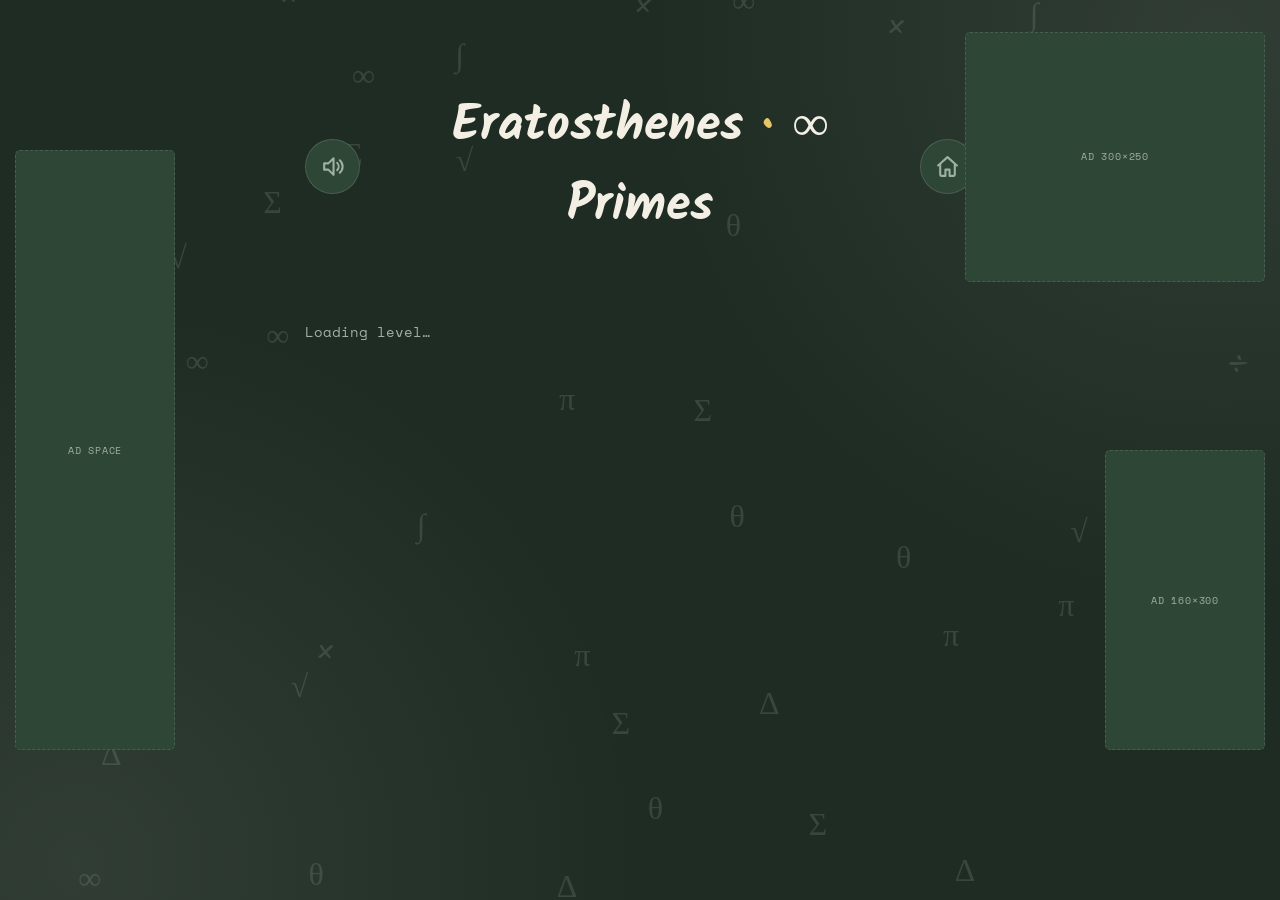
<file: eratostene_infiniteprimes_normal.html>
<!DOCTYPE html>
<html lang="en">
<head>
<meta charset="UTF-8">
<meta name="color-scheme" content="dark">
<meta name="viewport" content="width=device-width, initial-scale=1.0">
<title>Infinite Primes — Eratosthenes | Mathemory</title>
<meta name="description" content="Infinite Primes: an endless, ever-growing prime numbers challenge with no final level. A relaxed prime numbers game inspired by the Sieve of Eratosthenes.">
<link rel="canonical" href="https://sakr3m.github.io/Mathemory/eratostene_infiniteprimes.html">
<link rel="preload" href="fonts/kalam-latin-700-normal.woff2" as="font" type="font/woff2" crossorigin>
<link rel="preload" href="fonts/space-mono-latin-400-normal.woff2" as="font" type="font/woff2" crossorigin>
<link rel="preload" href="fonts/space-mono-latin-700-normal.woff2" as="font" type="font/woff2" crossorigin>
<link rel="preload" href="fonts/work-sans-latin-400-normal.woff2" as="font" type="font/woff2" crossorigin>
<link rel="preload" href="fonts/work-sans-latin-500-normal.woff2" as="font" type="font/woff2" crossorigin>
<link rel="stylesheet" href="fonts/kalam.css">
<link rel="stylesheet" href="fonts/space-mono.css">
<link rel="stylesheet" href="fonts/work-sans.css">
<style>
  :root{
    --bg: #1E2C23;
    --bg-panel: #2E4636;
    --ink: #F3EFE4;
    --ink-dim: #9FB0A2;
    --yellow: #E8C468;
    --red: #C1554B;
    --rule: rgba(243,239,228,0.14);
  }
  *{ box-sizing:border-box; }
  html,body{
    margin:0; padding:0;
    background: var(--bg);
    color: var(--ink);
    font-family:'Work Sans', sans-serif;
    min-height:100vh;
  }
  body{
    background-image:
      radial-gradient(circle at 6% 96%, rgba(243,239,228,0.09), transparent 38%),
      radial-gradient(circle at 95% 4%, rgba(243,239,228,0.09), transparent 38%);
  }
  .wrap{
    max-width: min(1125px, calc(100% - 170px));
    margin: 0 auto;
    padding: calc(6vh + 32.7px) 1.5625rem 6vh;
    position: relative;
  }
  /* simboli decorativi di sfondo: statici (non si muovono, per non distrarre chi
     gioca), posizione casuale a ogni apertura pagina */
  .math-constellation{
    position: absolute;
    inset: 0;
    width: 100%;
    height: 100%;
    z-index: 0;
    pointer-events: none;
  }
  .math-constellation text{
    font-family:'Kalam', cursive;
    font-size: 1.5625rem;
    fill: rgba(159, 176, 162, 0.20);
  }
  .wrap > .title-icon-row, .wrap > .instructions, .wrap > .rank-callout, .wrap > .level-layout{
    position: relative;
    z-index: 1;
  }
  h1{
    font-family:'Kalam', cursive;
    font-size: 3.125rem;
    margin: 0 0 0.625rem;
  }
  h1 .accent{ color: var(--yellow); }
  @media (min-width: 901px){
    #levelTitle{ font-size: min(3.192rem, 4.6969rem, calc(2.8728rem * (100vw - 360px) / 573.10px)); }
  }
  .rank-callout{
    position: relative;
    height: 25px;
    margin: 0 0 0.9375rem;
    display: grid;
    grid-template-columns: 529px 1fr;
  }
  .rank-badge{
    position: absolute;
    grid-column: 2;
    top: 40px;
    left: 50%;
    transform: translateX(-50%);
    display: flex;
    align-items: center;
    justify-content: center;
    width: 410px; height: 40px;
    font-family:'Space Mono', monospace;
    font-size: 0.9375rem;
    font-weight:700;
    color: var(--bg);
    background: var(--circle-color, var(--yellow));
    border-radius: 5px;
    box-sizing: border-box;
  }
  .rank-phrase{
    position: absolute;
    grid-column: 2;
    top: calc(40px + 40px + 10px);
    left: 50%;
    transform: translateX(-50%);
    width: 410px;
    text-align: center;
    font-family:'Space Mono', monospace;
    font-size: 0.625rem;
    color: rgba(243,239,228,0.5);
  }
  .rank-callout.no-rank .rank-badge,
  .rank-callout.no-rank .rank-phrase{
    visibility: hidden;
  }
  @media (max-width: 1400px){
    .rank-callout{
      position: static;
      height: auto;
      display:flex; align-items:baseline; gap: 0.625rem; flex-wrap: nowrap;
    }
    .rank-badge{
      position: static;
      display:inline-block;
      width: auto; height: auto;
      flex-shrink: 0;
      padding: 0.3125rem 0.625rem;
      transform: none;
      grid-column: auto;
    }
    .rank-phrase{
      position: static;
      width: auto;
      flex: 1 1 auto;
      min-width: 0;
      text-align: left;
      font-size: 0.9375rem;
      color: var(--ink-dim);
      transform: none;
      grid-column: auto;
    }
  }
  .instructions{
    color: var(--ink-dim);
    font-size: 1.25rem;
    line-height:1.5;
    margin: 0 0 1.875rem;
    text-align: center;
    white-space: nowrap;
  }

  .level-layout{
    display:grid;
    grid-template-columns: 529px 1fr;
    gap: 2.1875rem;
    align-items:stretch;
  }
  @media (max-width: 1400px){
    .level-layout{ grid-template-columns: 1fr; }
  }

  .grid{
    display:grid;
    grid-template-columns: repeat(5, 1fr);
    gap: 0.625rem;
  }
  .cell{
    position:relative;
    aspect-ratio:1;
    display:flex;
    align-items:center;
    justify-content:center;
    background: var(--bg-panel);
    border: 1px solid var(--rule);
    border-radius: 5px;
    font-family:'Space Mono', monospace;
    font-weight:700;
    font-size: 1.875rem;
    color: var(--ink);
    cursor:pointer;
    user-select:none;
    -webkit-tap-highlight-color: transparent;
    transition: background 0.15s ease, box-shadow 0.2s ease, border-color 0.2s ease;
  }
  .cell:hover{
    background: rgba(232,196,104,0.22);
    box-shadow: 0 0 16px 3px rgba(232,196,104,0.48);
    border-color: rgba(232,196,104,0.75);
  }
  .cell.selected{
    color: #1C1F16;
    background: var(--circle-color, var(--yellow));
    border-color: var(--circle-color, var(--yellow));
    box-shadow:
      0 0 8px 1px var(--circle-color, var(--yellow)),
      0 0 20px 5px var(--circle-color, var(--yellow));
  }
  .cell svg{ display:none; }
  .cell circle{
    fill:none;
    stroke: var(--circle-color, var(--yellow));
    stroke-width: 3;
    stroke-linecap: round;
    stroke-dasharray: 169.6;
    stroke-dashoffset: 169.6;
    transition: stroke-dashoffset 0.35s ease;
  }
  .cell.selected circle{ stroke-dashoffset: 0; }

  .side-panel{ display:flex; flex-direction:column; gap: 1.5625rem; }
  .picked-row{
    display:grid;
    grid-template-columns: repeat(5, 1fr);
    gap: 0.625rem;
  }
  .picked-chip{
    aspect-ratio: 1;
    display:flex;
    align-items:center;
    justify-content:center;
    font-family:'Space Mono', monospace;
    font-weight:700;
    color: var(--yellow);
    background: rgba(232,196,104,0.12);
    border-radius: 5px;
    font-size: 2.1875rem; /* era 1.0925rem, dimezzata per errore rispetto agli altri giochi */
  }
  .picked-chip.empty-slot{
    background: transparent;
    border: 1px dashed var(--rule);
    color: transparent;
  }
  @media (min-width: 1401px){
    .side-panel > div:first-child{ margin-bottom: -0.9375rem; }
    .side-panel-wrap{ justify-content: center; }
  }

  .answer-row{ display:flex; flex-direction:column; gap: 0.625rem; }
  .answer-input-wrap{
    position: relative;
    background: var(--bg-panel);
    border: 1px solid var(--rule);
    border-radius: 5px;
    overflow: hidden;
  }
  input[type="number"]{
    position: relative;
    background: transparent;
    border: none;
    border-radius: 5px;
    color: var(--ink);
    font-family:'Space Mono', monospace;
    font-size: 1.25rem;
    padding: 0.9375rem;
    width: 100%;
    box-sizing: border-box;
  }
  input[type="number"]:focus{ outline: 2px solid var(--yellow); outline-offset: 1px; }
  /* nasconde le freccette visive dello spinner nativo del browser sull'input
     numerico, solo su desktop: restano invariate le freccette della tastiera
     (ArrowUp/ArrowDown), gestite comunque nativamente dal browser */
  @media (min-width: 901px){
    input[type="number"]::-webkit-inner-spin-button,
    input[type="number"]::-webkit-outer-spin-button{
      -webkit-appearance: none;
      margin: 0;
    }
    input[type="number"]{ -moz-appearance: textfield; }
  }
  button.check{
    font-family:'Space Mono', monospace;
    font-weight:700;
    background: var(--yellow);
    color: var(--bg);
    border:none;
    border-radius: 5px;
    padding: 0.9375rem 1.5625rem;
    cursor:pointer;
  }
  button.check:hover{ background:#f0d488; }
  button.check:disabled{
    background: var(--bg-panel);
    color: var(--ink-dim);
    cursor: not-allowed;
    border: 1px solid var(--rule);
  }
  button.check.error{
    background: var(--red);
    color: var(--ink);
    cursor: not-allowed;
  }
  button.check.error:hover{ background: var(--red); }

  .feedback{ font-family:'Space Mono', monospace; font-size: 0.9375rem; min-height: 1.25rem; margin: 0; }
  .feedback.ok{ color: #9DC48C; }
  .side-panel-wrap{ display:flex; flex-direction:column; position: relative; }
  .feedback.bad{ color: var(--red); }

  .next-link{
    display:inline-block;
    margin-top: 0.625rem;
    font-family:'Space Mono', monospace;
    font-weight:700;
    color: var(--yellow);
    text-decoration:none;
  }

  .error-box{
    background: var(--bg-panel);
    border: 1px solid var(--red);
    border-radius: 5px;
    padding: 1.25rem;
    color: var(--ink-dim);
    font-size: 0.9375rem;
    line-height:1.6;
  }
  .error-box code{ color: var(--yellow); }

  .title-icon-row{
    display:flex;
    align-items:center;
    justify-content:space-between;
    gap: 0.9375rem;
    margin-bottom: 0.9375rem;
  }
  .title-icon-row h1{ margin: 0; flex: 1; min-width: 0; text-align: center; }
  .mobile-icon-btn{
    flex-shrink: 0;
    width: 55px;
    height: 55px;
    display: flex;
    align-items: center;
    justify-content: center;
    border: 1px solid var(--rule);
    border-radius: 50%;
    background: var(--bg-panel);
    color: var(--ink-dim);
    text-decoration: none;
    font-family:'Space Mono', monospace;
    font-size: 25px;
    cursor: pointer;
    transition: border-color 0.15s ease, color 0.15s ease, background 0.15s ease, box-shadow 0.2s ease;
  }
  .mobile-icon-btn:hover{
    color: var(--yellow);
    border-color: rgba(232,196,104,0.75);
    background: rgba(232,196,104,0.22);
    box-shadow: 0 0 16px 3px rgba(232,196,104,0.48);
  }

  /* --- spazio banner --- */
  .page-shell{
    min-height: 100vh;
    display:grid;
    grid-template-columns: 160px minmax(0,1fr) 160px;
    grid-template-areas: "adA content adB";
    gap: 1.25rem;
    max-width: 1980px;
    margin: 0 auto;
    align-items:start;
    padding: 0 0.9375rem;
    position: relative;
  }
  .ad-a{ position: sticky; top: calc(50vh - 300px); width: 160px; height: 600px; border: 1px dashed var(--rule); border-radius: 5px; background: var(--bg-panel); display:flex; align-items:center; justify-content:center; font-family:'Space Mono', monospace; font-size:0.625rem; letter-spacing:0.08em; text-transform:uppercase; color: var(--ink-dim); grid-area: adA; z-index: 1; }
  .ad-b-wrapper{ grid-area: adB; position: relative; align-self: stretch; z-index: 1; }
  .ad-top-rect{
    position: absolute;
    top: 3.5vh;
    right: 0;
    width: 300px;
    height: 250px;
    border: 1px dashed var(--rule);
    border-radius: 5px;
    background: var(--bg-panel);
    display:flex;
    align-items:center;
    justify-content:center;
    font-family:'Space Mono', monospace;
    font-size:0.625rem;
    letter-spacing:0.08em;
    text-transform:uppercase;
    color: var(--ink-dim);
  }
  .ad-side-small{
    position: sticky;
    top: 50vh;
    width: 160px;
    height: 300px;
    border: 1px dashed var(--rule);
    border-radius: 5px;
    background: var(--bg-panel);
    display:flex;
    align-items:center;
    justify-content:center;
    font-family:'Space Mono', monospace;
    font-size:0.625rem;
    letter-spacing:0.08em;
    text-transform:uppercase;
    color: var(--ink-dim);
  }
  .content-col{ grid-area: content; min-width:0; position: relative; z-index: 1; }

  @media (max-width: 900px){
    html, body{
      overflow: hidden;
      height: 100%;
      overscroll-behavior: none;
    }
    .page-shell{
      min-height: 100vh;
      grid-template-columns: 1fr;
      grid-template-areas: "content";
      padding: 0;
      max-width: 100%;
    }
  }

  @media (min-width: 901px) and (max-width: 1400px), (max-height: 800px){
    .instructions{ display: none; }
  }

  /* ============================================================
     SOLO MOBILE: da qui in giù, correzioni isolate,
     non toccano in alcun modo lo stile desktop sopra.
     ============================================================ */
  @media (max-width: 900px){
    /* i 2 banner (sopra e sotto) restano sempre visibili, fissi, "tagliano" la pagina */
    .ad-a{
      position: fixed;
      top: 0; left: 0; right: 0;
      bottom: auto;
      width: 320px;
      height: 50px;
      margin: 0 auto;
      z-index: 9000;
    }
    .ad-b-wrapper{ display: contents; }
    .ad-top-rect{ display: none; }
    .ad-side-small{
      position: fixed;
      top: auto;
      bottom: 0; left: 0; right: 0;
      width: 320px;
      height: 50px;
      margin: 0 auto;
      z-index: 9000;
    }
    .content-col{
      padding-top: 50px;
      padding-bottom: 50px;
      min-height: 100vh;
      min-height: 100dvh;
      box-sizing: border-box;
    }

    /* il contenitore centrale: larghezza minore del 100%, margini automatici, un solo metodo di centraggio */
    .wrap{
      width: 92%;
      max-width: 480px;
      margin: 0 auto;
      padding: 2vh 0 3vh;
      box-sizing: border-box;
    }

    /* titolo: due righe centrate, pulsanti icona ai lati (dimensioni ridotte per mobile) */
    .title-icon-row{
      gap: 0.625rem;
      margin-bottom: -0.3125rem;
      width: 100%;
    }
    .title-icon-row h1{
      font-size: 0.625rem;
      text-align: center;
    }
    .mobile-icon-btn{
      width: 45px;
      height: 45px;
      font-size: 1.25rem;
    }
    .mobile-icon-btn:active{ background: var(--rule); }

    .instructions{ display: none; } /* niente spazio per il paragrafo lungo qui, il titolo basta */
    .rank-callout{
      flex-direction: column;
      align-items: center;
      width: 100%;
      min-height: 0;
      gap: 0.3125rem;
      margin-bottom: 0.625rem;
    }
    .rank-badge{ font-size: 0.625rem; padding: 0.3125rem 0.625rem; flex-shrink: 0; }
    .rank-phrase{ font-size: 0.3125rem; width: 100%; text-align: center; margin-top: 0; }

    /* niente più colonne fisse: un blocco solo, la griglia occupa tutta la larghezza del contenitore */
    .level-layout{
      display: block;
      width: 100%;
    }
    .grid{
      display: grid;
      grid-template-columns: repeat(5, 1fr);
      gap: 0.3125rem;
      width: 100%;
      margin-bottom: 0.625rem;
    }
    .cell{ font-size: 1.5625rem; }

    .side-panel{
      display: grid;
      grid-template-columns: 1fr 3.4rem;
      grid-template-rows: auto auto auto;
      column-gap: 0.625rem;
      row-gap: 0.625rem;
      width: 100%;
      margin-top: 0.625rem;
    }
    .side-panel > div:first-child{ grid-column: 1; grid-row: 2; }
    .answer-row{ display: contents; }
    .answer-row .answer-input-wrap{
      grid-column: 1;
      grid-row: 1;
      width: 100%;
    }
    .answer-row button.check{
      grid-column: 2;
      grid-row: 1 / 3;
      display: flex;
      align-items: center;
      justify-content: center;
      padding: 0.3125rem;
      height: 100%;
    }
    .answer-row button.check .check-label{
      display: block;
      line-height: 1.15;
      text-align: center;
    }
    .feedback{ grid-column: 1 / 3; grid-row: 3; }

    .picked-row{
      position: relative;
      display: grid;
      grid-template-columns: repeat(5, 1fr);
      gap: 0.3125rem;
      min-height: 2.1875rem;
      padding: 0.3125rem 0.3125rem 0.3125rem;
      width: 100%;
      box-sizing: border-box;
    }
    .picked-chip{
      font-size: 1.25rem;
      text-align: center;
      border: 1px solid var(--rule);
      border-radius: 5px;
    }
    .picked-chip.empty-slot{
      background: transparent;
      border-style: dashed;
      color: transparent;
    }
    input[type="number"]{ font-size: 0.9375rem; padding: 0.625rem 0.625rem; width: 100%; box-sizing: border-box; }
  }  /* --- blocco orizzontale: nasconde tutto e mostra un avviso finché il telefono non torna verticale --- */
  .rotate-lock-overlay{ display: none; }
  @media (orientation: landscape) and (max-width: 900px), (orientation: landscape) and (max-height: 500px){
    .rotate-lock-overlay{
      display: flex;
      position: fixed;
      inset: 0;
      z-index: 9999;
      background: var(--bg);
      color: var(--ink);
      align-items: center;
      justify-content: center;
      text-align: center;
      padding: 1.875rem;
      font-family:'Space Mono', monospace;
      font-size: 0.9375rem;
    }
    .page-shell{ display: none; }
  }
  /* --- popup di fine gara (Livello 200) --- */
  .modal-overlay{
    display:none;
    position: fixed;
    inset: 0;
    background: rgba(0,0,0,0.55);
    z-index: 10000;
    align-items:center;
    justify-content:center;
    padding: 1.5625rem;
    box-sizing: border-box;
  }
  .modal-overlay.visible{ display:flex; }
  .modal-card{
    background: var(--bg-panel);
    border: 1px solid var(--rule);
    border-radius: 10px;
    padding: 1.875rem;
    max-width: 480px;
    width: 100%;
    text-align:center;
    box-sizing: border-box;
  }
  .modal-card h3{
    font-family:'Kalam', cursive;
    font-size: 1.5625rem;
    margin: 0 0 0.9375rem;
    color: var(--ink);
  }
  .modal-card p{
    font-family:'Space Mono', monospace;
    font-size: 0.9375rem;
    color: var(--ink-dim);
    margin: 0 0 1.25rem;
    line-height: 1.5;
  }
  .modal-card input[type="text"]{
    width: 100%;
    box-sizing: border-box;
    background: var(--bg);
    border: 1px solid var(--rule);
    border-radius: 5px;
    color: var(--ink);
    font-family:'Space Mono', monospace;
    font-size: 0.9375rem;
    padding: 0.625rem;
    margin-bottom: 1.25rem;
  }
  .modal-card input[type="text"]:focus{ outline: 2px solid var(--yellow); outline-offset: 1px; }
  .modal-buttons{
    display:flex;
    justify-content:center;
    gap: 0.9375rem;
  }
  .modal-btn{
    font-family:'Space Mono', monospace;
    font-weight:700;
    font-size: 0.9375rem;
    border: none;
    border-radius: 5px;
    padding: 0.625rem 1.875rem;
    cursor:pointer;
  }
  .modal-btn.yes{ background: var(--yellow); color: var(--bg); }
  .modal-btn.no{ background: transparent; color: var(--ink-dim); border: 1px solid var(--rule); }

  .audio-slider-row{
    display: flex;
    align-items: center;
    gap: 0.9375rem;
    margin-bottom: 0.9375rem;
  }
  .audio-slider-row label{
    font-family:'Work Sans', sans-serif;
    font-size: 0.9375rem;
    color: var(--ink-dim);
    width: 5.9375rem;
    flex-shrink: 0;
  }
  .audio-slider-row input[type="range"]{
    flex: 1;
    accent-color: var(--yellow);
  }
  .audio-slider-row span{
    font-family:'Space Mono', monospace;
    font-size: 0.9375rem;
    color: var(--ink);
    width: 3.125rem;
    flex-shrink: 0;
    text-align: right;
  }
  .audio-toggle-btn{ cursor: pointer; }
  .mobile-icon-btn svg{ width: 25px; height: 25px; }
  #mobileSkipBtn svg{ width: 25px; height: 25px; } /* icona volume: +10% rispetto alla casetta */
  /* stato "acceso" del volume (audio non muto): stessa illuminazione dei numeri
     selezionati nella griglia, l'icona resta sempre la stessa, cambia solo questo */
  .audio-toggle-btn.audio-on{
    color: #1C1F16;
    background: var(--yellow);
    border-color: var(--yellow);
    box-shadow: 0 0 8px 1px var(--yellow), 0 0 20px 5px var(--yellow);
  }
  .modal-note{
    font-family:'Space Mono', monospace;
    font-size: 0.625rem;
    color: var(--ink-faint);
    margin-top: 0.9375rem;
  }
</style>
</head>
<body>

<audio id="bgMusic" src="https://pub-312772d8d5f64507a7ad27b167cd19c4.r2.dev/eratostene_thesieve.mp3" loop preload="none"></audio>

<div class="rotate-lock-overlay">Please rotate your device back to portrait to continue.</div>


<div class="page-shell">
  <svg class="math-constellation" viewBox="0 0 1000 900" preserveAspectRatio="xMidYMid slice" aria-hidden="true">
      <text x="848" y="288" text-anchor="middle">π</text>
      <text x="363" y="232" text-anchor="middle">√</text>
      <text x="276" y="227" text-anchor="middle">Σ</text>
      <text x="872" y="147" text-anchor="middle">∞</text>
      <text x="329" y="517" text-anchor="middle">∫</text>
      <text x="601" y="656" text-anchor="middle">Δ</text>
      <text x="706" y="542" text-anchor="middle">θ</text>
      <text x="32" y="316" text-anchor="middle">×</text>
      <text x="59" y="539" text-anchor="middle">÷</text>
      <text x="206" y="841" text-anchor="middle">π</text>
      <text x="862" y="225" text-anchor="middle">√</text>
      <text x="549" y="427" text-anchor="middle">Σ</text>
      <text x="217" y="369" text-anchor="middle">∞</text>
      <text x="359" y="150" text-anchor="middle">∫</text>
      <text x="119" y="594" text-anchor="middle">Δ</text>
      <text x="576" y="510" text-anchor="middle">θ</text>
      <text x="226" y="103" text-anchor="middle">×</text>
      <text x="112" y="234" text-anchor="middle">÷</text>
      <text x="743" y="603" text-anchor="middle">π</text>
      <text x="952" y="478" text-anchor="middle">√</text>
      <text x="639" y="751" text-anchor="middle">Σ</text>
      <text x="581" y="108" text-anchor="middle">∞</text>
      <text x="132" y="850" text-anchor="middle">∫</text>
      <text x="754" y="787" text-anchor="middle">Δ</text>
      <text x="247" y="790" text-anchor="middle">θ</text>
      <text x="502" y="111" text-anchor="middle">×</text>
      <text x="968" y="830" text-anchor="middle">÷</text>
      <text x="833" y="580" text-anchor="middle">π</text>
      <text x="139" y="308" text-anchor="middle">√</text>
      <text x="485" y="672" text-anchor="middle">Σ</text>
      <text x="154" y="389" text-anchor="middle">∞</text>
      <text x="878" y="820" text-anchor="middle">∫</text>
      <text x="443" y="799" text-anchor="middle">Δ</text>
      <text x="573" y="283" text-anchor="middle">θ</text>
      <text x="254" y="616" text-anchor="middle">×</text>
      <text x="785" y="171" text-anchor="middle">÷</text>
      <text x="816" y="853" text-anchor="middle">π</text>
      <text x="423" y="43" text-anchor="middle">√</text>
      <text x="65" y="83" text-anchor="middle">Σ</text>
      <text x="70" y="793" text-anchor="middle">∞</text>
      <text x="956" y="606" text-anchor="middle">∫</text>
      <text x="87" y="696" text-anchor="middle">Δ</text>
      <text x="512" y="738" text-anchor="middle">θ</text>
      <text x="700" y="127" text-anchor="middle">×</text>
      <text x="967" y="391" text-anchor="middle">÷</text>
      <text x="455" y="619" text-anchor="middle">π</text>
      <text x="843" y="522" text-anchor="middle">√</text>
      <text x="956" y="57" text-anchor="middle">Σ</text>
      <text x="747" y="38" text-anchor="middle">∞</text>
      <text x="934" y="168" text-anchor="middle">∫</text>
      <text x="443" y="419" text-anchor="middle">π</text>
      <text x="234" y="643" text-anchor="middle">√</text>
      <text x="213" y="265" text-anchor="middle">Σ</text>
      <text x="284" y="166" text-anchor="middle">∞</text>
      <text x="808" y="118" text-anchor="middle">∫</text>
    </svg>
  <div class="ad-a" aria-hidden="true">Ad space</div>

  <div class="content-col">
  <div class="wrap" id="wrap">
    <div class="title-icon-row">
      <button type="button" class="mobile-icon-btn audio-toggle-btn" id="mobileSkipBtn" aria-label="Sound"><svg viewBox="0 0 24 24" fill="none" stroke="currentColor" stroke-width="2" stroke-linecap="round" stroke-linejoin="round"><path d="M4 9v6h4l5 5V4L8 9H4z"/><path d="M16.5 8.5a5 5 0 0 1 0 7"/><path d="M19 6a8 8 0 0 1 0 12"/></svg></button>
      <h1 id="levelTitle">Eratosthenes <span class="accent">·</span> ∞ Primes</h1>
      <a class="mobile-icon-btn" id="homeBtn" href="index.html" aria-label="Home"><svg viewBox="0 0 24 24" fill="none" stroke="currentColor" stroke-width="2" stroke-linecap="round" stroke-linejoin="round"><path d="M3 11l9-8 9 8"/><path d="M5 10v10a1 1 0 0 0 1 1h4v-6h4v6h4a1 1 0 0 0 1-1V10"/></svg></a>
    </div>
    <p class="instructions">Tap every prime you can find. They'll drop into the box on the side to help you add them up. Then write the total.</p>
    <div class="rank-callout no-rank" id="rankCallout"><span class="rank-badge">Placeholder rank</span><span class="rank-phrase">Placeholder phrase text goes here.</span></div>
    <div class="level-layout" id="levelLayout">
      <p style="color:var(--ink-dim); font-family:'Space Mono', monospace; font-size:0.85rem;">Loading level…</p>
    </div>
  </div>
  </div>

  <div class="ad-b-wrapper">
    <div class="ad-top-rect" aria-hidden="true">Ad 300×250</div>
    <div class="ad-side-small" aria-hidden="true">Ad 160×300</div>
  </div>
</div>

<script>
  // il browser normalmente ripristina da solo la posizione di scroll di prima al refresh
  // della pagina: su mobile, dove lo scroll e' del tutto bloccato (vedi touchmove qui sotto),
  // se quella posizione non era zero la pagina resta "incastrata" li per sempre, senza modo
  // di scorrere per sistemarla. Disattivo il ripristino automatico e forzo zero il prima possibile
  if ('scrollRestoration' in history) history.scrollRestoration = 'manual';
  window.scrollTo(0, 0);
  window.addEventListener('pageshow', () => { window.scrollTo(0, 0); });

  // schermata bloccata su mobile: non deve scorrere in nessuna direzione (tutto
  // dovrebbe già stare nella schermata grazie al ridimensionamento). L'overflow:hidden
  // via CSS non basta sempre (es. il "rimbalzo" di iOS Safari), quindi blocco anche
  // il gesto stesso qui. Solo su mobile, non tocca in alcun modo il desktop
  if (window.innerWidth <= 900){
    document.addEventListener('touchmove', (e) => { e.preventDefault(); }, { passive: false });
  }

  // simboli di sfondo: statici (nessun movimento), ma con posizione casuale a ogni
  // apertura pagina — un "seed" diverso genera una nuova disposizione ogni volta.
  // Chiamata solo DOPO che la griglia vera è stata riempita: misurarla prima
  // darebbe l'altezza del solo segnaposto di caricamento, non quella reale
  function randomizeConstellation(){
    const svg = document.querySelector('.math-constellation');
    if (!svg) return;
    function mulberry32(seed){
      return function(){
        seed |= 0; seed = seed + 0x6D2B79F5 | 0;
        let t = Math.imul(seed ^ seed >>> 15, 1 | seed);
        t = t + Math.imul(t ^ t >>> 7, 61 | t) ^ t;
        return ((t ^ t >>> 14) >>> 0) / 4294967296;
      };
    }
    const seed = (Date.now() ^ (Math.random() * 0xFFFFFFFF)) | 0;
    const rand = mulberry32(seed);

    // viewBox calcolato dalla dimensione vera del contenitore (non più un 1000×900
    // fisso): con quel valore fisso, su un contenitore più alto che largo come
    // questa pagina, "xMidYMid slice" ritagliava una fetta orizzontale strettissima
    // del viewBox, lasciando i simboli confinati in una banda verticale sottile
    const wrapEl = svg.closest('.page-shell') || svg.parentElement;
    const vbWidth = wrapEl.clientWidth || window.innerWidth;
    const vbHeight = wrapEl.clientHeight || window.innerHeight;
    svg.setAttribute('viewBox', `0 0 ${vbWidth} ${vbHeight}`);
    const marginX = Math.min(30, vbWidth * 0.03);
    const marginY = Math.min(30, vbHeight * 0.03);

    // qui i simboli sono FERMI (a differenza dell'index, dove si muovono): due nati
    // vicini resterebbero ammucchiati per sempre, quindi ognuno viene ripescato
    // finché non trova un punto abbastanza lontano da tutti quelli già piazzati
    const minDist = 70;
    const placed = [];
    svg.querySelectorAll('text').forEach(el => {
      let x, y, tries = 0;
      do {
        x = marginX + rand() * (vbWidth - marginX * 2);
        y = marginY + rand() * (vbHeight - marginY * 2);
        tries++;
      } while (tries < 40 && placed.some(p => Math.hypot(p.x - x, p.y - y) < minDist));
      placed.push({ x, y });
      el.setAttribute('x', x.toFixed(0));
      el.setAttribute('y', y.toFixed(0));
    });
  }

  const params = new URLSearchParams(window.location.search);
  const levelNum = parseInt(params.get('n')) || 1;
  const STORAGE_KEY = 'erato_infinite_last';
  const wrap = document.getElementById('wrap');

  document.getElementById('homeBtn').addEventListener('click', () => {
    playSound('tap');
  });

  // --- 3 effetti sonori: cerchio (selezione), giusto, sbagliato ---
  // i file mp3 devono stare nella stessa cartella/repo di questo file
  // --- 3 effetti sonori via Web Audio API: latenza minima, decodificati in memoria in anticipo ---
  const audioCtx = new (window.AudioContext || window.webkitAudioContext)();
  const soundBuffers = {};
  const pendingSounds = new Set(); // suoni richiesti prima che il file finisse di caricare: li suono appena pronti
  function loadSound(name, url){
    fetch(url)
      .then(res => res.arrayBuffer())
      .then(data => audioCtx.decodeAudioData(data))
      .then(buffer => {
        soundBuffers[name] = buffer;
        if (pendingSounds.has(name)){
          pendingSounds.delete(name);
          playSound(name); // richiesto troppo presto: lo suono ora, con un po' di ritardo ma non perso
        }
      })
      .catch(() => {}); // se il file manca o non si carica, il gioco funziona comunque senza audio
  }
  loadSound('pad', 'https://pub-312772d8d5f64507a7ad27b167cd19c4.r2.dev/eratostene_pad.mp3');
  loadSound('right', 'https://pub-312772d8d5f64507a7ad27b167cd19c4.r2.dev/eratostene_right.mp3');
  loadSound('wrong', 'https://pub-312772d8d5f64507a7ad27b167cd19c4.r2.dev/eratostene_wrong.mp3');
  loadSound('tap', 'https://pub-312772d8d5f64507a7ad27b167cd19c4.r2.dev/tap.mp3'); // suono generico, riusabile per la maggior parte dei pulsanti della pagina
  loadSound('badge', 'https://pub-312772d8d5f64507a7ad27b167cd19c4.r2.dev/eratostene_badge.mp3');

  // volume specifico per singolo suono, sopra a quello scelto con la barra effetti
  // (o il 100% di default su mobile, dove la barra non c'e): 1 = nessuna modifica.
  // Ogni suono puo avere un valore diverso per PC e per mobile (o un solo numero,
  // se deve valere uguale su entrambi)
  const SOUND_LEVELS = { pad: { desktop: 1, mobile: 0.7 }, badge: { desktop: 1, mobile: 0.5 } };
  function getSoundLevel(name){
    const level = SOUND_LEVELS[name];
    if (level === undefined) return 1;
    if (typeof level === 'number') return level;
    const isMobileNow = window.innerWidth <= 900;
    const value = isMobileNow ? level.mobile : level.desktop;
    return typeof value === 'number' ? value : 1;
  }

  let currentPadSource = null;
  function playSound(name){
    const buffer = soundBuffers[name];
    if (!buffer){
      pendingSounds.add(name); // non ancora decodificato: lo riprovo quando il file finisce di caricare
      return;
    }
    if (window.MathemoryAudio && window.MathemoryAudio.isMuted()) return;
    if (audioCtx.state === 'suspended') audioCtx.resume();

    // solo per il suono di selezione (pad): fermo l'istanza precedente, niente sovrapposizioni da tap veloci
    if (name === 'pad' && currentPadSource){
      try { currentPadSource.stop(); } catch(e){}
    }

    const source = audioCtx.createBufferSource();
    source.buffer = buffer;
    const gainNode = audioCtx.createGain();
    const baseVolume = window.MathemoryAudio ? window.MathemoryAudio.getSfxVolume() : 1;
    gainNode.gain.value = baseVolume * getSoundLevel(name);
    source.connect(gainNode);
    gainNode.connect(audioCtx.destination);
    source.start(0);
    if (name === 'pad') currentPadSource = source;
  }

  // --- colore dei cerchi/numeri selezionati, a gradini ogni 50 livelli ---
  function circleColorForLevel(lvl){
    if (lvl >= 150) return '#C1554B'; // rosso
    if (lvl >= 100) return '#D9793A'; // arancione scuro
    if (lvl >= 50)  return '#EFAE68'; // arancione chiaro
    return '#E8C468'; // giallo base
  }

  function isPrime(n){
    if (n < 2) return false;
    if (n % 2 === 0) return n === 2;
    for (let i = 3; i*i <= n; i += 2){
      if (n % i === 0) return false;
    }
    return true;
  }

  // --- generazione live dei livelli, nessun file da caricare: infinita per davvero ---
  function nextPrimeAtLeast(n){
    let candidate = Math.max(2, Math.floor(n));
    while (!isPrime(candidate)) candidate++;
    return candidate;
  }

  // niente più fasce/sezioni intermedie: un'unica curva lineare dal livello 1 (cap 37)
  // fino al livello 250 (cap 997, il numero primo più alto gestibile senza rompere la
  // griglia con cifre a 4 numeri) — da lì in poi resta fermo a 997 per sempre
  function capForLevel(levelNum){
    const START_CAP = 37;
    const MAX_CAP = 997;
    const MAX_LEVEL = 250;
    if (levelNum >= MAX_LEVEL) return MAX_CAP;
    const target = START_CAP + (MAX_CAP - START_CAP) * (levelNum - 1) / (MAX_LEVEL - 1);
    return nextPrimeAtLeast(target);
  }

  // --- nuovo modello di difficoltà: grandezza del numero + vicinanza a un multiplo di 7 ---
  function recognitionScore(p){
    if (p <= 7) return 0.05;
    if (p <= 19) return 0.15;
    if (p <= 47) return 0.35;
    if (p <= 97) return 0.55;
    return 0.75;
  }
  function mod7Bonus(p){
    if (p < 70) return 0;
    const dist7 = Math.min(p % 7, 7 - (p % 7));
    if (dist7 === 1) return 0.35;
    if (dist7 === 2) return 0.15;
    return 0;
  }
  function difficultyScore(p){
    return recognitionScore(p) + mod7Bonus(p);
  }

  // t continuo (0..1): da qui in avanti si stabilizza al massimo (coerente col cap che smette di crescere)
  function difficultyForLevel(levelNum){
    return Math.min(1, levelNum / 400);
  }

  // randomizzazione POSIZIONALE: cresce fino al livello 200 (stesso traguardo di The Sieve/Prime Rush),
  // poi resta al massimo caos per tutti i livelli successivi, invece di continuare a crescere fino al 400
  function positionRandomnessForLevel(levelNum){
    return Math.min(1, levelNum / 200);
  }

  function lerp(a, b, t){ return a + (b - a) * t; }

  // memoria delle combinazioni di primi degli ultimi 5 livelli generati, per evitare che la
  // stessa combinazione (stessi 5 primi, quindi anche stessa somma) ricompaia troppo vicina -
  // sessionStorage perche i livelli qui si generano al volo ad ogni caricamento di pagina
  const RECENT_COMBOS_KEY = 'infiniteprimes_recent_combos';
  const RECENT_COMBOS_WINDOW = 5;

  function getRecentCombos(){
    try {
      const raw = sessionStorage.getItem(RECENT_COMBOS_KEY);
      return raw ? JSON.parse(raw) : [];
    } catch(e){ return []; }
  }
  function isComboRecent(combo, recent){
    const key = [...combo].sort((a,b) => a-b).join(',');
    return recent.some(r => r === key);
  }
  function pushRecentCombo(combo, recent){
    const key = [...combo].sort((a,b) => a-b).join(',');
    const updated = [...recent, key].slice(-RECENT_COMBOS_WINDOW);
    try { sessionStorage.setItem(RECENT_COMBOS_KEY, JSON.stringify(updated)); } catch(e){}
  }

  function pickRandom(arr){ return arr[Math.floor(Math.random() * arr.length)]; }
  function shuffle(arr){
    for (let i = arr.length - 1; i > 0; i--){
      const j = Math.floor(Math.random() * (i + 1));
      [arr[i], arr[j]] = [arr[j], arr[i]];
    }
    return arr;
  }

  // sceglie 5 primi distinti pesando la probabilità in base a quanto il loro punteggio
  // di difficoltà è vicino al target (più vicino = più probabile, non garantito)
  function pickFivePrimes(primesPool, targetScore){
    const pool = [...primesPool];
    const weights = pool.map(p => Math.max(1e-6, 1 - Math.min(1, Math.abs(difficultyScore(p) - targetScore) / 0.6)));
    const chosen = [];
    while (chosen.length < 5 && pool.length > 0){
      const total = weights.reduce((a, b) => a + b, 0);
      let r = Math.random() * total;
      let idx = 0;
      for (let i = 0; i < weights.length; i++){
        r -= weights[i];
        if (r <= 0){ idx = i; break; }
      }
      chosen.push(pool[idx]);
      pool.splice(idx, 1);
      weights.splice(idx, 1);
    }
    return chosen;
  }

  // posizioni dei 5 primi in griglia: vicine se facile (clusterT alto), sparse se difficile (clusterT basso)
  function buildGridPositions(clusterT){
    const cells = [];
    for (let r = 0; r < 5; r++) for (let c = 0; c < 5; c++) cells.push([r, c]);
    const targetSpacing = lerp(4.0, 1.1, clusterT);

    const start = cells[Math.floor(Math.random() * cells.length)];
    const chosen = [start];
    let remaining = cells.filter(cell => cell !== start);

    for (let k = 0; k < 4; k++){
      remaining.sort((a, b) => {
        const minA = Math.min(...chosen.map(p => Math.abs(a[0]-p[0]) + Math.abs(a[1]-p[1])));
        const minB = Math.min(...chosen.map(p => Math.abs(b[0]-p[0]) + Math.abs(b[1]-p[1])));
        return Math.abs(minA - targetSpacing) - Math.abs(minB - targetSpacing);
      });
      const topN = remaining.slice(0, Math.min(3, remaining.length));
      const pick = topN[Math.floor(Math.random() * topN.length)];
      chosen.push(pick);
      remaining = remaining.filter(cell => cell !== pick);
    }
    return chosen.map(([r, c]) => r * 5 + c);
  }

  function generateLevel(levelNum){
    const cap = capForLevel(levelNum);
    const t = difficultyForLevel(levelNum);

    const primesPool = [];
    for (let n = 2; n <= cap; n++){ if (isPrime(n) && n !== cap) primesPool.push(n); }
    const evenComposites = [];
    const oddComposites = [];
    for (let n = 4; n <= cap; n++){
      if (isPrime(n)) continue;
      if (n % 2 === 0) evenComposites.push(n); else oddComposites.push(n);
    }

    // 1) 5 primi scelti in base al punteggio di difficoltà target - riprovo se la combinazione
    //    coincide con una delle ultime 5 generate (stessi 5 primi = stessa somma)
    const targetScore = lerp(0.10, 0.95, t);
    const recentCombos = getRecentCombos();
    let chosen = pickFivePrimes(primesPool, targetScore);
    if (chosen.length < 5){
      const rest = shuffle(primesPool.filter(p => !chosen.includes(p)));
      for (const p of rest){ if (chosen.length >= 5) break; chosen.push(p); }
    }
    let attempts = 0;
    while (isComboRecent(chosen, recentCombos) && attempts < 30 && primesPool.length > 5){
      chosen = pickFivePrimes(primesPool, targetScore);
      if (chosen.length < 5){
        const rest = shuffle(primesPool.filter(p => !chosen.includes(p)));
        for (const p of rest){ if (chosen.length >= 5) break; chosen.push(p); }
      }
      attempts++;
    }
    pushRecentCombo(chosen, recentCombos);
    shuffle(chosen);

    // 2) quota di pari tra i 20 riempitivi (alta se facile, bassa se difficile) +
    //    controllo doppioni (liberi se facile, sempre più rari/assenti se difficile)
    const evenFraction = lerp(0.75, 0.15, t);
    let numEven = Math.round(20 * evenFraction);
    let numOdd = 20 - numEven;
    if (!evenComposites.length){ numOdd += numEven; numEven = 0; }
    if (!oddComposites.length){ numEven += numOdd; numOdd = 0; }

    const preferUnique = Math.min(1, t / 0.5);
    const used = new Set();
    function pickOne(pool){
      const fresh = pool.filter(x => !used.has(x));
      const choice = (fresh.length && Math.random() < preferUnique) ? pickRandom(fresh) : pickRandom(pool);
      used.add(choice);
      return choice;
    }
    const composti = [];
    for (let i = 0; i < numEven; i++) composti.push(pickOne(evenComposites));
    for (let i = 0; i < numOdd; i++) composti.push(pickOne(oddComposites));

    // 3) posizione in griglia: vicine se facile, sparse se difficile - il caos posizionale
    //    raggiunge il massimo al livello 200 e poi resta li, a differenza della difficolta
    //    generale (numeri/somma) che continua a salire fino al livello 400
    const posT = positionRandomnessForLevel(levelNum);
    const positions = buildGridPositions(1 - posT);
    const griglia = new Array(25).fill(null);
    positions.forEach((pos, i) => { griglia[pos] = chosen[i]; });
    let compIdx = 0;
    for (let i = 0; i < 25; i++){
      if (griglia[i] === null){ griglia[i] = composti[compIdx++]; }
    }

    return { griglia, checkpoint: cap };
  }

  function showError(message){
    document.getElementById('levelLayout').innerHTML = `
      <h1>Something went wrong</h1>
      <div class="error-box">${message}</div>
    `;
  }

  if (levelNum < 1){
    showError(`Level ${levelNum} doesn't exist.`);
  } else {
    const levelData = generateLevel(levelNum);
    renderLevel(levelData);
  }

  const INFINITE_BADGE_LEVEL = 250;
  const INFINITE_BADGE = { title: 'Master of the Sieve', titleIT: 'Maestro del Setaccio', phrase: "You've mastered the sieve itself.", phraseIT: 'Hai padroneggiato il setaccio stesso.' };
  function badgeForLevel(lvl){
    return lvl >= INFINITE_BADGE_LEVEL ? INFINITE_BADGE : null;
  }

  function renderLevel(levelData){
    const grid = levelData.griglia;
    const circleColor = circleColorForLevel(levelNum);

    // "Check" impilato lettera per lettera solo su mobile, testo normale su desktop
    const checkLabelHtml = window.innerWidth <= 900 ? 'C<br>h<br>e<br>c<br>k' : 'Check';

    wrap.style.setProperty('--circle-color', circleColor);

    const badgeInfo = badgeForLevel(levelNum);
    const prevBadgeInfo = badgeForLevel(levelNum - 1);
    if (badgeInfo && !prevBadgeInfo){
      playSound('badge');
    }
    const isIT = currentLang() === 'it';
    const rankCalloutEl = document.getElementById('rankCallout');
    rankCalloutEl.classList.toggle('no-rank', !badgeInfo);
    rankCalloutEl.innerHTML = badgeInfo
      ? `<span class="rank-badge">${isIT ? badgeInfo.titleIT : badgeInfo.title}</span><span class="rank-phrase">${isIT ? badgeInfo.phraseIT : badgeInfo.phrase}</span>`
      : `<span class="rank-badge">Placeholder rank</span><span class="rank-phrase">Placeholder phrase text goes here.</span>`;

    document.getElementById('levelLayout').innerHTML = `
      <div class="grid" id="gridEl"></div>
      <div class="side-panel-wrap">
        <div class="side-panel">
          <div>
            <div class="picked-row" id="pickedRow"></div>
          </div>
          <div class="answer-row">
            <div class="answer-input-wrap">
              <input type="number" id="answerInput" placeholder="Sum of the primes" inputmode="numeric">
            </div>
            <button class="check" id="checkBtn"><span class="check-label">${checkLabelHtml}</span></button>
          </div>
          <p class="feedback" id="feedback"></p>
        </div>
      </div>
    `;

    const gridEl = document.getElementById('gridEl');
    const pickedRow = document.getElementById('pickedRow');
    const selected = new Set();

    grid.forEach((value, i) => {
      const cell = document.createElement('div');
      cell.className = 'cell';
      cell.dataset.index = i;
      cell.innerHTML = value + '<svg viewBox="0 0 60 60"><circle cx="30" cy="30" r="27"/></svg>';
      cell.addEventListener('click', () => toggleCell(i));
      gridEl.appendChild(cell);
    });
    randomizeConstellation(); // solo ORA la griglia ha la sua altezza vera

    function toggleCell(i){
      if (selected.has(i)){
        selected.delete(i);
      } else {
        if (selected.size >= 5) return; // il sesto non è consentito, prima toglierne uno
        selected.add(i);
      }
      checkLocked = false; // qualunque cambio di selezione sblocca il pulsante dall'errore precedente
      render(); // prima il cerchio appare, SUBITO dopo parte il suono: mai farlo aspettare l'audio
      if (selected.has(i)) playSound('pad');
    }

    let checkLocked = false;
    const checkBtn = document.getElementById('checkBtn');

    function updateCheckButtonState(){
      checkBtn.classList.toggle('error', checkLocked);
      checkBtn.disabled = checkLocked || selected.size < 5;
    }

    function render(){
      [...gridEl.children].forEach(cell => {
        const i = Number(cell.dataset.index);
        cell.classList.toggle('selected', selected.has(i));
      });
      pickedRow.innerHTML = '';
      const sortedSelected = [...selected].sort((a,b)=>a-b);

      // sempre 5 mini riquadri, pieni o vuoti (segnaposto tratteggiato), su qualunque schermo
      for (let slot = 0; slot < 5; slot++){
        const chip = document.createElement('span');
        const hasValue = slot < sortedSelected.length;
        chip.className = 'picked-chip' + (hasValue ? '' : ' empty-slot');
        chip.textContent = hasValue ? grid[sortedSelected[slot]] : '·';
        pickedRow.appendChild(chip);
      }
      updateCheckButtonState();
    }
    render();
    window.addEventListener('resize', render);

    document.getElementById('checkBtn').addEventListener('click', () => {
      playSound('tap');
      const rawAnswer = document.getElementById('answerInput').value;
      const answerProvided = rawAnswer !== '';
      const answer = Number(rawAnswer);
      const correctSum = grid.reduce((sum, v) => isPrime(v) ? sum + v : sum, 0);
      const chosenAllPrimes = [...selected].every(i => isPrime(grid[i]));
      const foundAllPrimes = grid.every((v, i) => !isPrime(v) || selected.has(i));

      if (!answerProvided){
        // la somma manca: errore veloce, ha sempre la precedenza su qualunque errore di selezione
        triggerFastError();
        return;
      }

      if (answer === correctSum && chosenAllPrimes && foundAllPrimes){
        playSound('right');
        // risposta corretta: si passa subito al livello successivo, senza fine e senza messaggi intermedi
        localStorage.setItem(STORAGE_KEY, String(levelNum + 1));
        window.location.href = `eratostene_infiniteprimes.html?n=${levelNum + 1}`;
      } else if (chosenAllPrimes && foundAllPrimes){
        // selezione giusta, solo la somma è sbagliata: errore veloce
        triggerFastError();
      } else {
        // la selezione stessa è sbagliata: errore duraturo
        playSound('wrong');
        checkLocked = true;
        updateCheckButtonState();
      }
    });

    function triggerFastError(){
      playSound('wrong');
      checkBtn.classList.add('error');
      checkBtn.disabled = true;
      setTimeout(() => {
        updateCheckButtonState();
      }, 250);
    }
  }
</script>

<script>window.MATHEMORY_MUSIC_VOLUME_MULTIPLIER = { desktop: 1.25, mobile: 1.875 };</script>
<script src="mathemory-audio.js"></script>

</body>
</html>
</file>
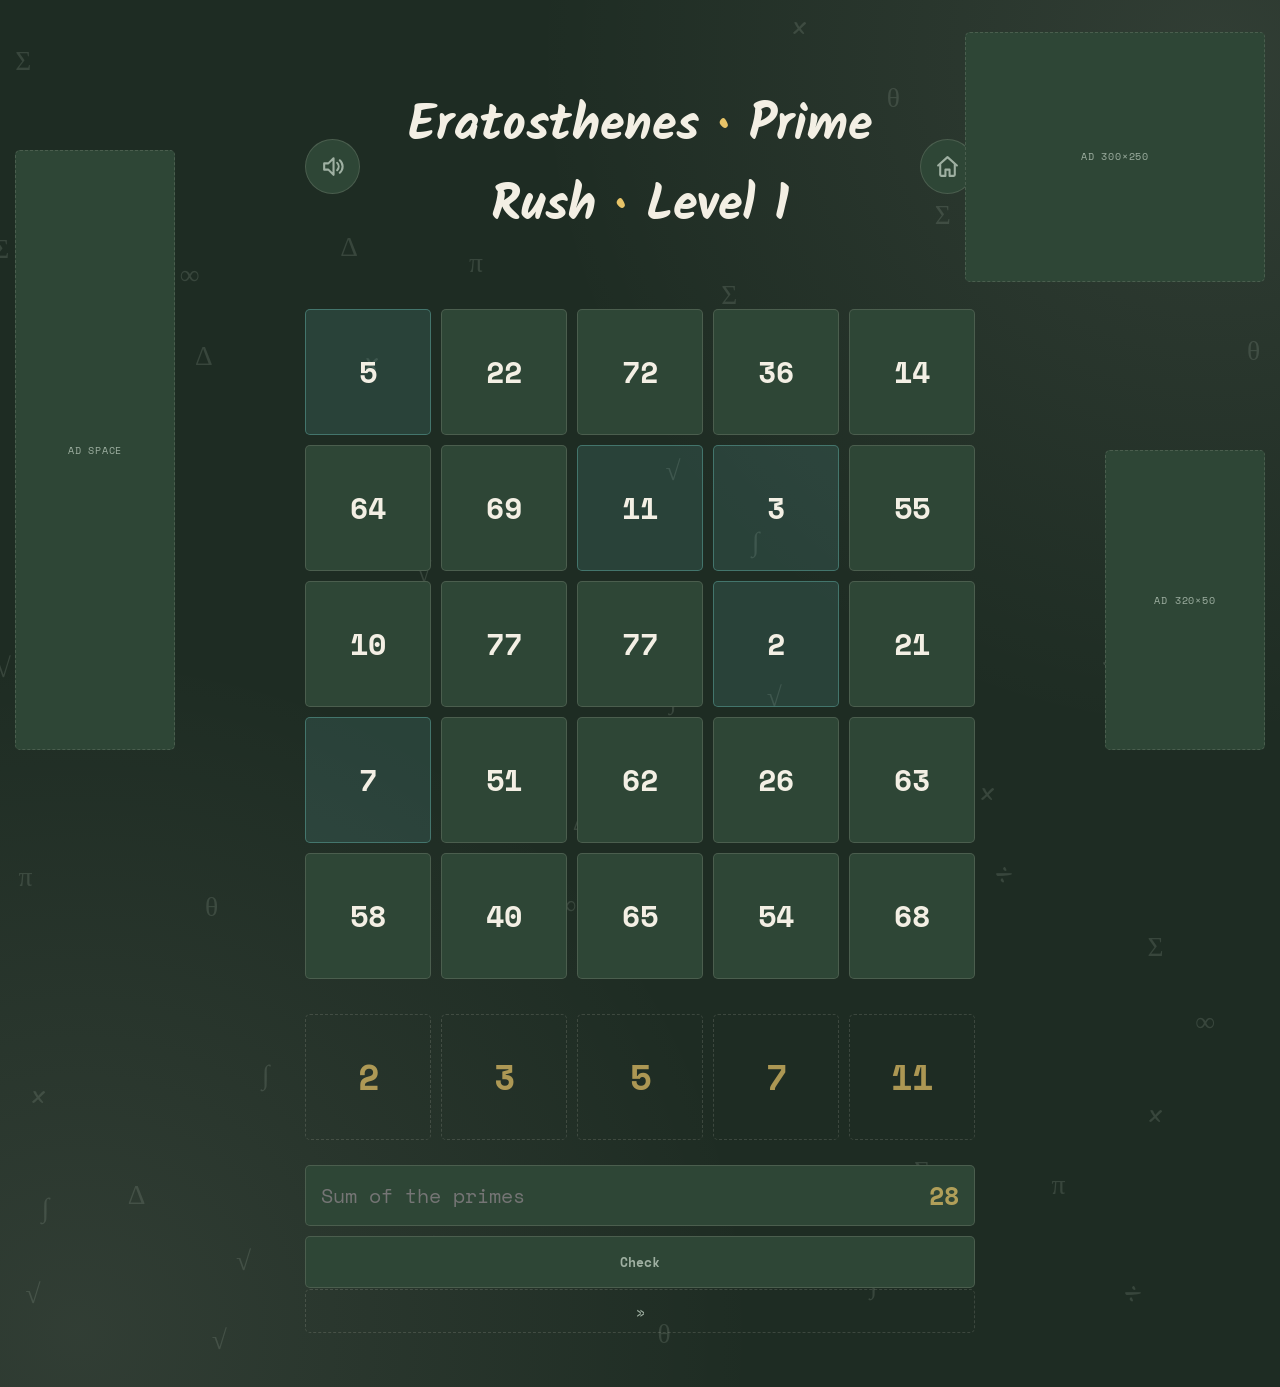
<file: eratostene_primerush.html>
<!DOCTYPE html>
<html lang="en">
<head>
<meta charset="UTF-8">
<meta name="color-scheme" content="dark">
<meta name="viewport" content="width=device-width, initial-scale=1.0">
<title>Eratosthenes</title>
<link rel="preload" href="fonts/kalam-latin-700-normal.woff2" as="font" type="font/woff2" crossorigin>
<link rel="preload" href="fonts/space-mono-latin-400-normal.woff2" as="font" type="font/woff2" crossorigin>
<link rel="preload" href="fonts/space-mono-latin-700-normal.woff2" as="font" type="font/woff2" crossorigin>
<link rel="preload" href="fonts/work-sans-latin-400-normal.woff2" as="font" type="font/woff2" crossorigin>
<link rel="preload" href="fonts/work-sans-latin-500-normal.woff2" as="font" type="font/woff2" crossorigin>
<link rel="stylesheet" href="fonts/kalam.css">
<link rel="stylesheet" href="fonts/space-mono.css">
<link rel="stylesheet" href="fonts/work-sans.css">
<style>
  :root{
    --bg: #1E2C23;
    --bg-panel: #2E4636;
    --ink: #F3EFE4;
    --ink-dim: #9FB0A2;
    --yellow: #E8C468;
    --red: #C1554B;
    --rule: rgba(243,239,228,0.14);
  }
  *{ box-sizing:border-box; }
  html,body{
    margin:0; padding:0;
    background: var(--bg);
    color: var(--ink);
    font-family:'Work Sans', sans-serif;
    min-height:100vh;
  }
  body{
    background-image:
      radial-gradient(circle at 6% 96%, rgba(243,239,228,0.09), transparent 38%),
      radial-gradient(circle at 95% 4%, rgba(243,239,228,0.09), transparent 38%);
  }
  .wrap{
    max-width: min(1125px, calc(100% - 170px));
    margin: 0 auto;
    padding: calc(6vh + 32.7px) 1.5625rem 6vh;
    position: relative;
  }
  /* simboli decorativi di sfondo: statici (non si muovono, per non distrarre chi
     gioca), posizione casuale a ogni apertura pagina — che qui coincide sempre con
     ogni cambio livello, visto che la navigazione tra livelli ricarica la pagina intera */
  .math-constellation{
    position: absolute;
    inset: 0;
    width: 100%;
    height: 100%;
    z-index: 0;
    pointer-events: none;
  }
  .math-constellation text{
    font-family:'Kalam', cursive;
    font-size: 1.5625rem;
    fill: rgba(159, 176, 162, 0.20);
  }
  .wrap > .title-icon-row, .wrap > .instructions, .wrap > .rank-callout, .wrap > .level-layout{
    position: relative;
    z-index: 1;
  }
  h1{
    font-family:'Kalam', cursive;
    font-size: 3.125rem;
    margin: 0 0 0.625rem;
  }
  h1 .accent{ color: var(--yellow); }
  /* font-size del titolo, calcolato con le metriche vere del font Kalam Bold (fontkit),
     per fascia di cifre del livello (arriva fino a 2 cifre, livello 50) — sostituisce
     la misura dal vero via JS. Margine di sicurezza 3%, come il JS originale */
  @media (min-width: 901px){
    .lv-digits-1{ font-size: min(3.192rem, 3.5532rem, calc(3.0962rem * (100vw - 360px) / 816.49px)); }
    .lv-digits-2{ font-size: min(3.192rem, 3.4268rem, calc(3.0962rem * (100vw - 360px) / 846.62px)); }
    .lv-digits-3{ font-size: min(3.192rem, 3.3964rem, calc(3.0962rem * (100vw - 360px) / 854.18px)); }
  }
  .rank-callout{
    position: relative;
    height: 25px; /* stessa altezza di prima, per non spostare griglia/pannello sotto */
    margin: 0 0 0.9375rem;
    display: grid;
    grid-template-columns: 529px 1fr; /* stesse colonne di .level-layout: badge/frase, messi nella seconda,
                                          si centrano esattamente sopra il pannello laterale vero, qualunque
                                          sia la sua larghezza — non serve più misurarla via JS */
  }
  .rank-badge{
    position: absolute;
    grid-column: 2;
    top: 40px; /* altezza+margine di .rank-callout: allinea il bordo superiore del badge a quello della griglia sotto */
    left: 50%;
    transform: translateX(-50%);
    display: flex;
    align-items: center;
    justify-content: center;
    width: 410px; height: 40px; /* raddoppiata in larghezza, ×1.5 in altezza rispetto a prima */
    font-family:'Space Mono', monospace;
    font-size: 0.9375rem;
    font-weight:700;
    color: var(--bg);
    background: var(--circle-color, var(--yellow));
    border-radius: 5px;
    box-sizing: border-box;
  }
  .rank-phrase{
    position: absolute;
    grid-column: 2;
    top: calc(40px + 40px + 10px); /* stesso offset del badge, più la sua altezza (40px) e 8px di margine */
    left: 50%;
    transform: translateX(-50%);
    width: 410px; /* poco sotto il badge, stessa larghezza */
    text-align: center;
    font-family:'Space Mono', monospace;
    font-size: 0.625rem;
    color: rgba(243,239,228,0.5);
  }
  /* quando non c'è ancora un rango sbloccato, badge e descrizione restano nel DOM
     (con un testo placeholder) solo per riservare lo spazio: così gli elementi sotto
     non "salgono" quando il rango non c'è, invece di restare al loro posto giusto */
  .rank-callout.no-rank .rank-badge,
  .rank-callout.no-rank .rank-phrase{
    visibility: hidden;
  }
  .instructions{
    color: var(--ink-dim);
    font-size: 1.25rem;
    line-height:1.5;
    margin: 0 0 30px;
    text-align: center;
    white-space: nowrap;
  }

  .level-layout{
    display:grid;
    grid-template-columns: 529px 1fr;
    gap: 2.1875rem;
    align-items:stretch;
  }
  @media (max-width: 1400px){
    .level-layout{ grid-template-columns: 1fr; }
    .rank-callout{
      position: static;
      height: auto;
      display:flex; align-items:baseline; gap: 0.625rem; flex-wrap: nowrap;
    }
    .rank-badge{
      position: static;
      display:inline-block;
      width: auto; height: auto;
      flex-shrink: 0;
      padding: 0.3125rem 0.625rem;
      transform: none;
      grid-column: auto;
    }
    .rank-phrase{
      position: static;
      width: auto;
      flex: 1 1 auto;
      min-width: 0;
      text-align: left;
      font-size: 0.9375rem;
      color: var(--ink-dim);
      transform: none;
      grid-column: auto;
    }
    .dev-skip-btn{
      position: static;
      margin-top: 3.125rem;
    }
  }

  .grid{
    display:grid;
    grid-template-columns: repeat(5, 1fr);
    gap: 0.625rem;
  }
  .cell{
    position:relative;
    aspect-ratio:1;
    display:flex;
    align-items:center;
    justify-content:center;
    background: var(--bg-panel);
    border: 1px solid var(--rule);
    border-radius: 5px;
    font-family:'Space Mono', monospace;
    font-weight:700;
    font-size: 1.875rem;
    color: var(--ink);
    cursor:pointer;
    user-select:none;
    -webkit-tap-highlight-color: transparent;
    transition: background 0.15s ease, box-shadow 0.2s ease, border-color 0.2s ease;
  }
  /* solo per i test su Mathemory2: rivela in sfondo quali 5 celle sono davvero i primi
     scelti, senza bisogno di chiedere la soluzione — .selected/.hover restano sopra */
  .cell.answer-hint{
    background: rgba(95,168,160,0.18);
    border-color: rgba(95,168,160,0.5);
  }
  .cell:hover{
    background: rgba(232,196,104,0.22);
    box-shadow: 0 0 16px 3px rgba(232,196,104,0.48);
    border-color: rgba(232,196,104,0.75);
  }
  .cell.selected{
    color: #1C1F16;
    background: var(--circle-color, var(--yellow));
    border-color: var(--circle-color, var(--yellow));
    box-shadow:
      0 0 8px 1px var(--circle-color, var(--yellow)),
      0 0 20px 5px var(--circle-color, var(--yellow));
  }
  .cell svg{ display:none; }
  .cell circle{
    fill:none;
    stroke: var(--circle-color, var(--yellow));
    stroke-width: 3;
    stroke-linecap: round;
    stroke-dasharray: 169.6;
    stroke-dashoffset: 169.6;
    transition: stroke-dashoffset 0.35s ease;
  }
  .cell.selected circle{ stroke-dashoffset: 0; }

  .side-panel{ display:flex; flex-direction:column; gap: 1.5625rem; }
  .picked-row{
    display:grid;
    grid-template-columns: repeat(5, 1fr);
    gap: 0.625rem;
  }
  .picked-chip{
    aspect-ratio: 1;
    display:flex;
    align-items:center;
    justify-content:center;
    font-family:'Space Mono', monospace;
    font-weight:700;
    color: var(--yellow);
    background: rgba(232,196,104,0.12);
    border-radius: 5px;
    font-size: 2.1875rem;
  }
  .picked-chip.empty-slot{
    background: transparent;
    border: 1px dashed var(--rule);
    color: rgba(232,196,104,0.7); /* solo test Mathemory2: mostra il numero da trovare */
  }
  @media (min-width: 1401px){
    .side-panel > div:first-child{ margin-bottom: -0.9375rem; }
    .side-panel-wrap{ justify-content: center; } /* sostituisce alignSidePanel: centra .side-panel nell'altezza (già stretchata) del wrapper, senza bisogno di misurarla via JS */
  }

  .answer-row{ display:flex; flex-direction:column; gap: 0.625rem; }
  .answer-input-wrap{
    position: relative;
    background: var(--bg-panel);
    border: 1px solid var(--rule);
    border-radius: 5px;
    overflow: hidden;
  }
  /* solo per i test su Mathemory2: la somma corretta del livello, in trasparenza dentro
     la stessa casella dell'input — così non serve chiedere la soluzione in chat.
     In produzione questo elemento semplicemente non c'è (nessun dato da nascondere) */
  .answer-bg-hint{
    position: absolute;
    inset: 0;
    display: flex;
    align-items: center;
    justify-content: flex-end;
    padding: 0 0.9375rem;
    font-family:'Space Mono', monospace;
    font-weight: 700;
    font-size: 1.5625rem;
    color: rgba(232,196,104,0.7);
    pointer-events: none;
    overflow: hidden;
    white-space: nowrap;
  }
  input[type="number"]{
    position: relative;
    background: transparent;
    border: none;
    border-radius: 5px;
    color: var(--ink);
    font-family:'Space Mono', monospace;
    font-size: 1.25rem;
    padding: 0.9375rem;
    width: 100%;
    box-sizing: border-box;
  }
  input[type="number"]:focus{ outline: 2px solid var(--yellow); outline-offset: 1px; }
  /* nasconde le freccette visive dello spinner nativo del browser sull'input
     numerico, solo su desktop: restano invariate le freccette della tastiera
     (ArrowUp/ArrowDown), gestite comunque nativamente dal browser */
  @media (min-width: 901px){
    input[type="number"]::-webkit-inner-spin-button,
    input[type="number"]::-webkit-outer-spin-button{
      -webkit-appearance: none;
      margin: 0;
    }
    input[type="number"]{ -moz-appearance: textfield; }
  }
  button.check{
    font-family:'Space Mono', monospace;
    font-weight:700;
    background: var(--yellow);
    color: var(--bg);
    border:none;
    border-radius: 5px;
    padding: 0.9375rem 1.5625rem;
    cursor:pointer;
  }
  button.check:hover{ background:#f0d488; }
  button.check:disabled{
    background: var(--bg-panel);
    color: var(--ink-dim);
    cursor: not-allowed;
    border: 1px solid var(--rule);
  }
  button.check.error{
    background: var(--red);
    color: var(--ink);
    cursor: not-allowed;
  }
  button.check.error:hover{ background: var(--red); }

  .feedback{ font-family:'Space Mono', monospace; font-size: 0.9375rem; min-height: 1.25rem; margin: 0; }
  .side-panel-wrap{ display:flex; flex-direction:column; position: relative; }
  .dev-skip-btn{
    position: absolute;
    left: 0;
    bottom: 0;
    display: block;
    width: 100%;
    padding: 0.625rem;
    font-family:'Space Mono', monospace;
    font-size: 0.9375rem;
    background: transparent;
    color: var(--ink-dim);
    border: 1px dashed var(--rule);
    border-radius: 5px;
    cursor: pointer;
    box-sizing: border-box;
  }
  .dev-skip-btn:hover{ border-color: var(--yellow); color: var(--yellow); }
  .feedback.ok{ color: #9DC48C; }
  .feedback.bad{ color: var(--red); }

  .next-link{
    display:inline-block;
    margin-top: 0.625rem;
    font-family:'Space Mono', monospace;
    font-weight:700;
    color: var(--yellow);
    text-decoration:none;
  }

  .error-box{
    background: var(--bg-panel);
    border: 1px solid var(--red);
    border-radius: 5px;
    padding: 1.25rem;
    color: var(--ink-dim);
    font-size: 0.9375rem;
    line-height:1.6;
  }
  .error-box code{ color: var(--yellow); }

  .title-icon-row{
    display:flex;
    align-items:center;
    justify-content:space-between;
    gap: 0.9375rem;
    margin-bottom: 0.9375rem;
  }
  .title-icon-row h1{ margin: 0; flex: 1; min-width: 0; text-align: center; }
  .mobile-icon-btn{
    flex-shrink: 0;
    width: 55px;
    height: 55px;
    display: flex;
    align-items: center;
    justify-content: center;
    border: 1px solid var(--rule);
    border-radius: 50%;
    background: var(--bg-panel);
    color: var(--ink-dim);
    text-decoration: none;
    font-family:'Space Mono', monospace;
    font-size: 25px;
    cursor: pointer;
    transition: border-color 0.15s ease, color 0.15s ease, background 0.15s ease, box-shadow 0.2s ease;
  }
  .mobile-icon-btn:hover{
    color: var(--yellow);
    border-color: rgba(232,196,104,0.75);
    background: rgba(232,196,104,0.22);
    box-shadow: 0 0 16px 3px rgba(232,196,104,0.48);
  }

  /* --- spazio banner --- */
  .page-shell{
    min-height: 100vh;
    display:grid;
    grid-template-columns: 160px minmax(0,1fr) 160px;
    grid-template-areas: "adA content adB";
    gap: 1.25rem;
    max-width: 1980px;
    margin: 0 auto;
    align-items:start;
    padding: 0 0.9375rem;
    position: relative;
  }
  .ad-a{ position: sticky; top: calc(50vh - 300px); width: 160px; height: 600px; border: 1px dashed var(--rule); border-radius: 5px; background: var(--bg-panel); display:flex; align-items:center; justify-content:center; font-family:'Space Mono', monospace; font-size:0.625rem; letter-spacing:0.08em; text-transform:uppercase; color: var(--ink-dim); grid-area: adA; z-index: 1; }
  .ad-b-wrapper{ grid-area: adB; position: relative; align-self: stretch; z-index: 1; }
  .ad-top-rect{
    position: absolute;
    top: 3.5vh;
    right: 0;
    width: 300px;
    height: 250px;
    border: 1px dashed var(--rule);
    border-radius: 5px;
    background: var(--bg-panel);
    display:flex;
    align-items:center;
    justify-content:center;
    font-family:'Space Mono', monospace;
    font-size:0.625rem;
    letter-spacing:0.08em;
    text-transform:uppercase;
    color: var(--ink-dim);
  }
  .ad-side-small{
    position: sticky;
    top: 50vh;
    width: 160px;
    height: 300px;
    border: 1px dashed var(--rule);
    border-radius: 5px;
    background: var(--bg-panel);
    display:flex;
    align-items:center;
    justify-content:center;
    font-family:'Space Mono', monospace;
    font-size:0.625rem;
    letter-spacing:0.08em;
    text-transform:uppercase;
    color: var(--ink-dim);
  }
  .content-col{ grid-area: content; min-width:0; position: relative; z-index: 1; }

  @media (max-width: 900px){
    html, body{
      overflow: hidden;
      height: 100%;
      overscroll-behavior: none;
    }
    .page-shell{
      min-height: 100vh;
      grid-template-columns: 1fr;
      grid-template-areas: "content";
      padding: 0;
      max-width: 100%;
    }
  }

  @media (min-width: 901px) and (max-width: 1400px), (max-height: 800px){
    .instructions{ display: none; }
  }

  /* ============================================================
     SOLO MOBILE: da qui in giù, correzioni isolate,
     non toccano in alcun modo lo stile desktop sopra.
     ============================================================ */
  @media (max-width: 900px){
    /* i 2 banner (sopra e sotto) restano sempre visibili, fissi, "tagliano" la pagina */
    .ad-a{
      position: fixed;
      top: 0; left: 0; right: 0;
      bottom: auto;
      width: 320px;
      height: 50px;
      margin: 0 auto;
      z-index: 9000;
    }
    .ad-b-wrapper{ display: contents; }
    .ad-top-rect{ display: none; }
    .ad-side-small{
      position: fixed;
      top: auto;
      bottom: 0; left: 0; right: 0;
      width: 320px;
      height: 50px;
      margin: 0 auto;
      z-index: 9000;
    }
    .content-col{
      padding-top: 50px;
      padding-bottom: 50px;
      min-height: 100vh;
      min-height: 100dvh;
      box-sizing: border-box;
    }

    /* il contenitore centrale: larghezza minore del 100%, margini automatici, un solo metodo di centraggio */
    .wrap{
      width: 92%;
      max-width: 480px;
      margin: 0 auto;
      padding: 2vh 0 3vh;
      box-sizing: border-box;
    }

    /* titolo: due righe centrate, pulsanti icona ai lati (dimensioni ridotte per mobile) */
    .title-icon-row{
      gap: 0.625rem;
      margin-bottom: -0.3125rem;
      width: 100%;
    }
    .title-icon-row h1{
      font-size: 0.625rem;
      text-align: center;
    }
    .mobile-icon-btn{
      width: 45px;
      height: 45px;
      font-size: 1.25rem;
    }
    .mobile-icon-btn:active{ background: var(--rule); }

    .instructions{ display: none; } /* niente spazio per il paragrafo lungo qui, il titolo basta */
    .rank-callout{
      flex-direction: column;
      align-items: center;
      width: 100%;
      min-height: 0;
      gap: 0.3125rem;
      margin-bottom: 0.625rem;
    }
    .rank-badge{ font-size: 0.625rem; padding: 0.3125rem 0.625rem; flex-shrink: 0; }
    .rank-phrase{ font-size: 0.3125rem; width: 100%; text-align: center; margin-top: 0; }

    /* niente più colonne fisse: un blocco solo, la griglia occupa tutta la larghezza del contenitore */
    .level-layout{
      display: block;
      width: 100%;
    }
    .grid{
      display: grid;
      grid-template-columns: repeat(5, 1fr);
      gap: 0.3125rem;
      width: 100%;
      margin-bottom: 0.625rem;
    }
    .cell{ font-size: 1.5625rem; }

    .side-panel{
      display: grid;
      grid-template-columns: 1fr 3.4rem;
      grid-template-rows: auto auto auto;
      column-gap: 0.625rem;
      row-gap: 0.625rem;
      width: 100%;
      margin-top: 0.625rem;
    }
    .side-panel > div:first-child{ grid-column: 1; grid-row: 2; }
    .answer-row{ display: contents; }
    .answer-row .answer-input-wrap{
      grid-column: 1;
      grid-row: 1;
      width: calc(50% - 0.3125rem);
      justify-self: start;
    }
    .dev-skip-btn{
      grid-column: 1;
      grid-row: 1;
      justify-self: end;
      position: static;
      margin-top: 0;
      width: calc(50% - 0.3125rem);
      height: 100%;
      display: flex;
      align-items: center;
      justify-content: center;
      font-size: 1.25rem;
      box-sizing: border-box;
    }
    .answer-row button.check{
      grid-column: 2;
      grid-row: 1 / 3;
      display: flex;
      align-items: center;
      justify-content: center;
      padding: 0.3125rem;
      height: 100%;
    }
    .answer-row button.check .check-label{
      display: block;
      line-height: 1.15;
      text-align: center;
    }
    .feedback{ grid-column: 1 / 3; grid-row: 3; }

    .picked-row{
      position: relative;
      display: grid;
      grid-template-columns: repeat(5, 1fr);
      gap: 0.3125rem;
      min-height: 2.1875rem;
      padding: 0.3125rem 0.3125rem 0.3125rem;
      width: 100%;
      box-sizing: border-box;
    }
    .picked-chip{
      font-size: 1.25rem;
      text-align: center;
      border: 1px solid var(--rule);
      border-radius: 5px;
    }
    .picked-chip.empty-slot{
      background: transparent;
      border-style: dashed;
      color: rgba(232,196,104,0.7);
    }
    input[type="number"]{ font-size: 0.9375rem; padding: 0.625rem 0.625rem; width: 100%; box-sizing: border-box; }
  }  /* --- blocco orizzontale: nasconde tutto e mostra un avviso finché il telefono non torna verticale --- */
  .rotate-lock-overlay{ display: none; }
  @media (orientation: landscape) and (max-width: 900px), (orientation: landscape) and (max-height: 500px){
    .rotate-lock-overlay{
      display: flex;
      position: fixed;
      inset: 0;
      z-index: 9999;
      background: var(--bg);
      color: var(--ink);
      align-items: center;
      justify-content: center;
      text-align: center;
      padding: 1.875rem;
      font-family:'Space Mono', monospace;
      font-size: 0.9375rem;
    }
    .page-shell{ display: none; }
  }
  /* --- popup di fine gara (Livello 50) --- */
  .modal-overlay{
    display:none;
    position: fixed;
    inset: 0;
    background: rgba(0,0,0,0.55);
    z-index: 10000;
    align-items:center;
    justify-content:center;
    padding: 1.5625rem;
    box-sizing: border-box;
  }
  .modal-overlay.visible{ display:flex; }
  .modal-card{
    background: var(--bg-panel);
    border: 1px solid var(--rule);
    border-radius: 10px;
    padding: 1.875rem;
    max-width: 480px;
    width: 100%;
    text-align:center;
    box-sizing: border-box;
  }
  .modal-card h3{
    font-family:'Kalam', cursive;
    font-size: 1.5625rem;
    margin: 0 0 0.9375rem;
    color: var(--ink);
  }
  .modal-card p{
    font-family:'Space Mono', monospace;
    font-size: 0.9375rem;
    color: var(--ink-dim);
    margin: 0 0 1.25rem;
    line-height: 1.5;
  }
  .modal-card input[type="text"]{
    width: 100%;
    box-sizing: border-box;
    background: var(--bg);
    border: 1px solid var(--rule);
    border-radius: 5px;
    color: var(--ink);
    font-family:'Space Mono', monospace;
    font-size: 0.9375rem;
    padding: 0.625rem;
    margin-bottom: 1.25rem;
  }
  .modal-card input[type="text"]:focus{ outline: 2px solid var(--yellow); outline-offset: 1px; }
  .finish-stat{
    background: var(--bg);
    border: 1px solid var(--rule);
    border-radius: 10px;
    padding: 0.9375rem 0.9375rem;
    margin: 0 0 1.25rem;
    display: flex;
    flex-direction: column;
    gap: 0.3125rem;
  }
  .finish-stat-label{
    font-family:'Space Mono', monospace;
    font-size: 0.625rem;
    letter-spacing: 0.06em;
    text-transform: uppercase;
    color: var(--ink-faint);
  }
  .finish-stat-value{
    font-family:'Space Mono', monospace;
    font-weight: 700;
    font-size: 1.25rem;
    color: var(--yellow);
  }
  .finish-input-block{ margin-bottom: 1.25rem; }
  .finish-instruction{
    font-family:'Space Mono', monospace;
    font-size: 0.9375rem;
    color: var(--ink-dim);
    margin: 0 0 0.9375rem;
    line-height: 1.5;
  }
  .finish-input-block input[type="text"]{ margin-bottom: 0.625rem; }
  .modal-footnotes{
    margin-top: 0.9375rem;
    padding-top: 0.9375rem;
    border-top: 1px solid var(--rule);
    display: flex;
    flex-direction: column;
    gap: 0.625rem;
  }
  .modal-footnotes p{
    font-family:'Space Mono', monospace;
    font-size: 0.625rem;
    color: var(--ink-faint);
    line-height: 1.4;
    text-align: left;
    margin: 0;
  }
  .modal-buttons{
    display:flex;
    justify-content:center;
    gap: 0.9375rem;
  }
  .modal-btn{
    font-family:'Space Mono', monospace;
    font-weight:700;
    font-size: 0.9375rem;
    border: none;
    border-radius: 5px;
    padding: 0.625rem 1.875rem;
    cursor:pointer;
  }
  .modal-btn.yes{ background: var(--yellow); color: var(--bg); }
  .modal-btn.no{ background: transparent; color: var(--ink-dim); border: 1px solid var(--rule); }

  .audio-slider-row{
    display: flex;
    align-items: center;
    gap: 0.9375rem;
    margin-bottom: 0.9375rem;
  }
  .audio-slider-row label{
    font-family:'Work Sans', sans-serif;
    font-size: 0.9375rem;
    color: var(--ink-dim);
    width: 5.9375rem;
    flex-shrink: 0;
  }
  .audio-slider-row input[type="range"]{
    flex: 1;
    accent-color: var(--yellow);
  }
  .audio-slider-row span{
    font-family:'Space Mono', monospace;
    font-size: 0.9375rem;
    color: var(--ink);
    width: 3.125rem;
    flex-shrink: 0;
    text-align: right;
  }
  .audio-toggle-btn{ cursor: pointer; }
  .mobile-icon-btn svg{ width: 25px; height: 25px; }
  #mobileSkipBtn svg{ width: 25px; height: 25px; } /* icona volume: +10% rispetto alla casetta */
  /* stato "acceso" del volume (audio non muto): stessa illuminazione dei numeri
     selezionati nella griglia, l'icona resta sempre la stessa, cambia solo questo */
  .audio-toggle-btn.audio-on{
    color: #1C1F16;
    background: var(--yellow);
    border-color: var(--yellow);
    box-shadow: 0 0 8px 1px var(--yellow), 0 0 20px 5px var(--yellow);
  }
  .modal-note{
    font-family:'Space Mono', monospace;
    font-size: 0.625rem;
    color: var(--ink-faint);
    margin-top: 0.9375rem;
  }
  .nickname-hint{
    font-family:'Space Mono', monospace;
    font-size: 0.625rem;
    color: var(--ink-faint);
    margin: 0.3125rem 0 0;
  }
  /* popup di fine run (nickname): ingrandito x1.25 su desktop, scoped a #finishModal
     per non toccare devSkipModal e gli altri popup che condividono le stesse classi.
     Solo desktop: il mobile mantiene la sua gabbia fissa dedicata (vedi media query
     sotto) e non viene toccato da questa regola */
  #finishModal .modal-card{ max-width: 450px; padding: 1.875rem; }
  #finishModal .modal-card h3{ font-size: 1.875rem; margin: 0 0 1.25rem; }
  #finishModal .modal-card p{ font-size: 0.9375rem; margin: 0 0 1.25rem; }
  #finishModal .modal-card input[type="text"]{ font-size: 0.9375rem; padding: 0.625rem; margin-bottom: 1.25rem; }
  #finishModal .finish-stat{ padding: 0.9375rem 0.9375rem; margin: 0 0 1.25rem; }
  #finishModal .finish-stat-label{ font-size: 0.625rem; }
  #finishModal .finish-stat-value{ font-size: 1.25rem; }
  #finishModal .finish-input-block{ margin-bottom: 1.25rem; }
  #finishModal .finish-instruction{ font-size: 0.9375rem; margin: 0 0 0.625rem; }
  #finishModal .modal-footnotes{ margin-top: 0.9375rem; padding-top: 0.9375rem; gap: 0.625rem; }
  #finishModal .modal-footnotes p{ font-size: 0.9375rem; }
  #finishModal .modal-buttons{ gap: 0.9375rem; }
  #finishModal .modal-btn{ font-size: 0.9375rem; padding: 0.625rem 1.5625rem; }
  #finishModal .modal-note{ font-size: 0.625rem; margin-top: 0.625rem; }
  #finishModal .nickname-hint{ font-size: 0.625rem; margin: 0.3125rem 0 0; }
  /* popup di fine run su mobile: dimensione naturale in base al contenuto (non più
     una gabbia fissa tra due percentuali), centrato dall'overlay come fa già di
     default. max-height/overflow-y restano come rete di sicurezza per schermi molto
     piccoli o testo eccezionalmente lungo, non come soluzione primaria */
  @media (max-width: 900px){
    #finishModal .modal-card{
      max-width: calc(100% - 1.875rem);
      width: auto;
      max-height: 85vh;
      overflow-y: auto;
      padding: 0.9375rem;
      box-sizing: border-box;
    }
    #finishModal .modal-card h3{ font-size: 1.25rem; margin: 0 0 0.625rem; }
    #finishModal .modal-card p{ font-size: 0.625rem; margin: 0 0 0.625rem; line-height: 1.35; }
    #finishModal .modal-card input[type="text"]{ font-size: 0.9375rem; padding: 0.625rem; margin-bottom: 0.625rem; }
    #finishModal .finish-stat{ padding: 0.625rem 0.625rem; margin: 0 0 0.625rem; gap: 0rem; }
    #finishModal .finish-stat-label{ font-size: 0.625rem; }
    #finishModal .finish-stat-value{ font-size: 0.9375rem; }
    #finishModal .finish-input-block{ margin-bottom: 0.625rem; }
    #finishModal .finish-instruction{ font-size: 0.625rem; margin: 0 0 0.3125rem; line-height: 1.35; }
    #finishModal .finish-input-block input[type="text"]{ margin-bottom: 0.3125rem; }
    #finishModal .modal-footnotes{ margin-top: 0.625rem; padding-top: 0.625rem; gap: 0.3125rem; }
    #finishModal .modal-footnotes p{ font-size: 0.625rem; line-height: 1.3; }
    #finishModal .modal-buttons{ gap: 0.625rem; }
    #finishModal .modal-btn{ font-size: 0.9375rem; padding: 0.625rem 1.25rem; }
    #finishModal .modal-note{ font-size: 0.625rem; margin-top: 0.3125rem; }
    #finishModal .nickname-hint{ font-size: 0.625rem; margin: 0.3125rem 0 0; }
  }
</style>
</head>
<body>

<audio id="bgMusic" src="https://pub-312772d8d5f64507a7ad27b167cd19c4.r2.dev/eratostene_primerush.mp3" loop preload="none"></audio>

<div class="rotate-lock-overlay">Please rotate your device back to portrait to continue.</div>

<div class="modal-overlay" id="finishModal">
  <div class="modal-card">
    <h3 data-en="🎉 You finished the race!" data-it="🎉 Hai finito la gara!">🎉 You finished the race!</h3>
    <div class="finish-stat">
      <span class="finish-stat-label" data-en="Your total race time" data-it="Il tuo tempo totale di gara">Your total race time</span>
      <span class="finish-stat-value" id="finishTotalTime"></span>
    </div>
    <div class="finish-input-block">
      <p class="finish-instruction" data-en="Enter a nickname to be remembered for this race — it will be sent for the leaderboard." data-it="Inserisci un nickname per essere ricordato in questa gara: verrà inviato per la classifica.">Enter a nickname to be remembered for this race — it will be sent for the leaderboard.</p>
      <input type="text" id="finishNickname" maxlength="12" placeholder="Your nickname" data-placeholder-en="Your nickname" data-placeholder-it="Il tuo nickname">
      <p class="nickname-hint" data-en="3 to 12 characters. Letters, numbers, spaces, - _ . only (any language/alphabet is fine)." data-it="Da 3 a 12 caratteri. Solo lettere, numeri, spazi, - _ . (qualsiasi lingua/alfabeto va bene).">3 to 12 characters. Letters, numbers, spaces, - _ . only (any language/alphabet is fine).</p>
    </div>
    <div class="modal-buttons">
      <button type="button" class="modal-btn yes" id="finishConfirmBtn" data-en="Confirm" data-it="Conferma">Confirm</button>
      <button type="button" class="modal-btn no" id="finishSkipBtn" data-en="Skip" data-it="Salta">Skip</button>
    </div>
    <p class="modal-note" id="finishNote"></p>
    <div class="modal-footnotes">
      <p data-en="📸 Tip: screenshot this screen if you get a new record — submissions can occasionally fail to go through." data-it="📸 Consiglio: fai uno screenshot di questa schermata se ottieni un nuovo record: a volte l'invio non va a buon fine.">📸 Tip: screenshot this screen if you get a new record — submissions can occasionally fail to go through.</p>
      <p data-en="⚠️ Nicknames containing &quot;sakrem&quot; (any case or variant) are reserved for testing and auto-removed after 5 minutes." data-it="⚠️ I nickname che contengono &quot;sakrem&quot; (in qualsiasi variante) sono riservati ai test e vengono rimossi automaticamente dopo 5 minuti.">⚠️ Nicknames containing "sakrem" (any case or variant) are reserved for testing and auto-removed after 5 minutes.</p>
    </div>
  </div>
</div>

<div class="modal-overlay" id="devSkipModal">
  <div class="modal-card" style="position:relative;">
    <button type="button" id="devSkipCloseBtn" aria-label="Close" style="position:absolute; top:0.7rem; right:0.7rem; width:2rem; height:2rem; border-radius:50%; border:none; background:var(--bg); color:var(--ink); font-size:1rem; cursor:pointer; display:flex; align-items:center; justify-content:center;">✕</button>
    <div class="modal-buttons" style="flex-direction:column;">
      <button type="button" class="modal-btn yes" id="devSkip1Btn">+1</button>
      <button type="button" class="modal-btn yes" id="devSkip25Btn">+25</button>
      <button type="button" class="modal-btn yes" id="devSkip100Btn">50</button>
      <button type="button" class="modal-btn no" id="devSkipResetBtn">Reset</button>
    </div>
  </div>
</div>


<div class="page-shell">
  <svg class="math-constellation" viewBox="0 0 1000 900" preserveAspectRatio="xMidYMid slice" aria-hidden="true">
      <text x="848" y="288" text-anchor="middle">π</text>
      <text x="363" y="232" text-anchor="middle">√</text>
      <text x="276" y="227" text-anchor="middle">Σ</text>
      <text x="872" y="147" text-anchor="middle">∞</text>
      <text x="329" y="517" text-anchor="middle">∫</text>
      <text x="601" y="656" text-anchor="middle">Δ</text>
      <text x="706" y="542" text-anchor="middle">θ</text>
      <text x="32" y="316" text-anchor="middle">×</text>
      <text x="59" y="539" text-anchor="middle">÷</text>
      <text x="206" y="841" text-anchor="middle">π</text>
      <text x="862" y="225" text-anchor="middle">√</text>
      <text x="549" y="427" text-anchor="middle">Σ</text>
      <text x="217" y="369" text-anchor="middle">∞</text>
      <text x="359" y="150" text-anchor="middle">∫</text>
      <text x="119" y="594" text-anchor="middle">Δ</text>
      <text x="576" y="510" text-anchor="middle">θ</text>
      <text x="226" y="103" text-anchor="middle">×</text>
      <text x="112" y="234" text-anchor="middle">÷</text>
      <text x="743" y="603" text-anchor="middle">π</text>
      <text x="952" y="478" text-anchor="middle">√</text>
      <text x="639" y="751" text-anchor="middle">Σ</text>
      <text x="581" y="108" text-anchor="middle">∞</text>
      <text x="132" y="850" text-anchor="middle">∫</text>
      <text x="754" y="787" text-anchor="middle">Δ</text>
      <text x="247" y="790" text-anchor="middle">θ</text>
      <text x="502" y="111" text-anchor="middle">×</text>
      <text x="968" y="830" text-anchor="middle">÷</text>
      <text x="833" y="580" text-anchor="middle">π</text>
      <text x="139" y="308" text-anchor="middle">√</text>
      <text x="485" y="672" text-anchor="middle">Σ</text>
      <text x="154" y="389" text-anchor="middle">∞</text>
      <text x="878" y="820" text-anchor="middle">∫</text>
      <text x="443" y="799" text-anchor="middle">Δ</text>
      <text x="573" y="283" text-anchor="middle">θ</text>
      <text x="254" y="616" text-anchor="middle">×</text>
      <text x="785" y="171" text-anchor="middle">÷</text>
      <text x="816" y="853" text-anchor="middle">π</text>
      <text x="423" y="43" text-anchor="middle">√</text>
      <text x="65" y="83" text-anchor="middle">Σ</text>
      <text x="70" y="793" text-anchor="middle">∞</text>
      <text x="956" y="606" text-anchor="middle">∫</text>
      <text x="87" y="696" text-anchor="middle">Δ</text>
      <text x="512" y="738" text-anchor="middle">θ</text>
      <text x="700" y="127" text-anchor="middle">×</text>
      <text x="967" y="391" text-anchor="middle">÷</text>
      <text x="455" y="619" text-anchor="middle">π</text>
      <text x="843" y="522" text-anchor="middle">√</text>
      <text x="956" y="57" text-anchor="middle">Σ</text>
      <text x="747" y="38" text-anchor="middle">∞</text>
      <text x="934" y="168" text-anchor="middle">∫</text>
      <text x="443" y="419" text-anchor="middle">π</text>
      <text x="234" y="643" text-anchor="middle">√</text>
      <text x="213" y="265" text-anchor="middle">Σ</text>
      <text x="284" y="166" text-anchor="middle">∞</text>
      <text x="808" y="118" text-anchor="middle">∫</text>
    </svg>
  <div class="ad-a" aria-hidden="true">Ad space</div>

  <div class="content-col">
  <div class="wrap" id="wrap">
    <div class="title-icon-row">
      <button type="button" class="mobile-icon-btn audio-toggle-btn" id="mobileSkipBtn" aria-label="Sound"><svg viewBox="0 0 24 24" fill="none" stroke="currentColor" stroke-width="2" stroke-linecap="round" stroke-linejoin="round"><path d="M4 9v6h4l5 5V4L8 9H4z"/><path d="M16.5 8.5a5 5 0 0 1 0 7"/><path d="M19 6a8 8 0 0 1 0 12"/></svg></button>
      <h1 id="levelTitle"></h1>
      <a class="mobile-icon-btn" id="homeBtn" href="index.html" aria-label="Home"><svg viewBox="0 0 24 24" fill="none" stroke="currentColor" stroke-width="2" stroke-linecap="round" stroke-linejoin="round"><path d="M3 11l9-8 9 8"/><path d="M5 10v10a1 1 0 0 0 1 1h4v-6h4v6h4a1 1 0 0 0 1-1V10"/></svg></a>
    </div>
    <p class="instructions" data-en="Tap every prime you can find. They'll drop into the box on the side to help you add them up. Then write the total." data-it="Tocca ogni numero primo che riesci a trovare. Cadranno nella casella laterale per aiutarti a sommarli. Poi scrivi il totale.">Tap every prime you can find. They'll drop into the box on the side to help you add them up. Then write the total.</p>
    <div class="rank-callout" id="rankCallout"></div>
    <div class="level-layout" id="levelLayout">
      <p style="color:var(--ink-dim); font-family:'Space Mono', monospace; font-size:0.85rem;">Loading level…</p>
    </div>
  </div>
  </div>

  <div class="ad-b-wrapper">
    <div class="ad-top-rect" aria-hidden="true">Ad 300×250</div>
    <div class="ad-side-small" aria-hidden="true">Ad 320×50</div>
  </div>
</div>

<script>
  // il browser normalmente ripristina da solo la posizione di scroll di prima al refresh
  // della pagina: su mobile, dove lo scroll e' del tutto bloccato (vedi touchmove qui sotto),
  // se quella posizione non era zero la pagina resta "incastrata" li per sempre, senza modo
  // di scorrere per sistemarla. Disattivo il ripristino automatico e forzo zero il prima possibile
  if ('scrollRestoration' in history) history.scrollRestoration = 'manual';
  window.scrollTo(0, 0);
  window.addEventListener('pageshow', () => { window.scrollTo(0, 0); });

  // schermata bloccata su mobile: non deve scorrere in nessuna direzione (tutto
  // dovrebbe già stare nella schermata grazie al ridimensionamento). L'overflow:hidden
  // via CSS non basta sempre (es. il "rimbalzo" di iOS Safari), quindi blocco anche
  // il gesto stesso qui. Solo su mobile, non tocca in alcun modo il desktop
  if (window.innerWidth <= 900){
    document.addEventListener('touchmove', (e) => { e.preventDefault(); }, { passive: false });
  }

  // simboli di sfondo: statici (nessun movimento), ma con posizione casuale a ogni
  // apertura pagina — un "seed" diverso genera una nuova disposizione ogni volta,
  // incluso ogni cambio livello (che qui ricarica sempre la pagina intera). Chiamata
  // solo DOPO che la griglia vera è stata riempita (vedi renderLevel): misurarla
  // prima darebbe l'altezza del solo segnaposto "Loading level…", non quella reale
  function randomizeConstellation(){
    const svg = document.querySelector('.math-constellation');
    if (!svg) return;
    function mulberry32(seed){
      return function(){
        seed |= 0; seed = seed + 0x6D2B79F5 | 0;
        let t = Math.imul(seed ^ seed >>> 15, 1 | seed);
        t = t + Math.imul(t ^ t >>> 7, 61 | t) ^ t;
        return ((t ^ t >>> 14) >>> 0) / 4294967296;
      };
    }
    const seed = (Date.now() ^ (Math.random() * 0xFFFFFFFF)) | 0;
    const rand = mulberry32(seed);

    // viewBox calcolato dalla dimensione vera del contenitore (non più un 1000×900
    // fisso): con quel valore fisso, su un contenitore più alto che largo come
    // questa pagina, "xMidYMid slice" ritagliava una fetta orizzontale strettissima
    // del viewBox, lasciando i simboli confinati in una banda verticale sottile
    const wrapEl = svg.closest('.page-shell') || svg.parentElement;
    const vbWidth = wrapEl.clientWidth || window.innerWidth;
    const vbHeight = wrapEl.clientHeight || window.innerHeight;
    svg.setAttribute('viewBox', `0 0 ${vbWidth} ${vbHeight}`);
    const marginX = Math.min(30, vbWidth * 0.03);
    const marginY = Math.min(30, vbHeight * 0.03);

    // qui i simboli sono FERMI (a differenza dell'index, dove si muovono): due nati
    // vicini resterebbero ammucchiati per sempre, quindi ognuno viene ripescato
    // finché non trova un punto abbastanza lontano da tutti quelli già piazzati
    const minDist = 70;
    const placed = [];
    svg.querySelectorAll('text').forEach(el => {
      let x, y, tries = 0;
      do {
        x = marginX + rand() * (vbWidth - marginX * 2);
        y = marginY + rand() * (vbHeight - marginY * 2);
        tries++;
      } while (tries < 40 && placed.some(p => Math.hypot(p.x - x, p.y - y) < minDist));
      placed.push({ x, y });
      el.setAttribute('x', x.toFixed(0));
      el.setAttribute('y', y.toFixed(0));
    });
  }

  const params = new URLSearchParams(window.location.search);
  const levelNum = parseInt(params.get('n')) || 1;
  const LAST_TIME_KEY = 'erato_primerush_last_time';
  const TOTAL_TIME_KEY = 'erato_primerush_total_race_time';
  const SESSION_OPEN_KEY = 'erato_primerush_session_open';
  const HEARTBEAT_KEY = 'erato_primerush_heartbeat_seconds';

  // se all'apertura di QUALUNQUE livello troviamo una sessione rimasta "aperta" dalla volta scorsa
  // (nessuna uscita pulita rilevata: pagina chiusa bruscamente), deposito onestamente l'ultimo tempo
  // conosciuto — Prime Rush non applica penalità, è una classifica libera senza limiti di tempo per tentativo
  if (localStorage.getItem(SESSION_OPEN_KEY) === 'true'){
    const lastHeartbeat = parseFloat(localStorage.getItem(HEARTBEAT_KEY)) || 0;
    const prevTotal = parseFloat(localStorage.getItem(TOTAL_TIME_KEY)) || 0;
    localStorage.setItem(TOTAL_TIME_KEY, (prevTotal + lastHeartbeat).toFixed(1));
  }
  localStorage.removeItem(SESSION_OPEN_KEY);
  localStorage.removeItem(HEARTBEAT_KEY);
  const ACC_CORRECT_KEY = 'erato_primerush_acc_correct';
  const ACC_TOTAL_KEY = 'erato_primerush_acc_total';
  const wrap = document.getElementById('wrap');

  // --- 3 effetti sonori: cerchio (selezione), giusto, sbagliato ---
  // i file mp3 devono stare nella stessa cartella/repo di questo file
  // --- 3 effetti sonori via Web Audio API: latenza minima, decodificati in memoria in anticipo ---
  const audioCtx = new (window.AudioContext || window.webkitAudioContext)();
  const soundBuffers = {};
  const pendingSounds = new Set(); // suoni richiesti prima che il file finisse di caricare: li suono appena pronti
  function loadSound(name, url){
    fetch(url)
      .then(res => res.arrayBuffer())
      .then(data => audioCtx.decodeAudioData(data))
      .then(buffer => {
        soundBuffers[name] = buffer;
        if (pendingSounds.has(name)){
          pendingSounds.delete(name);
          playSound(name); // richiesto troppo presto: lo suono ora, con un po' di ritardo ma non perso
        }
      })
      .catch(() => {}); // se il file manca o non si carica, il gioco funziona comunque senza audio
  }
  loadSound('pad', 'https://pub-312772d8d5f64507a7ad27b167cd19c4.r2.dev/eratostene_pad.mp3');
  loadSound('right', 'https://pub-312772d8d5f64507a7ad27b167cd19c4.r2.dev/eratostene_right.mp3');
  loadSound('wrong', 'https://pub-312772d8d5f64507a7ad27b167cd19c4.r2.dev/eratostene_wrong.mp3');
  loadSound('winner', 'https://pub-312772d8d5f64507a7ad27b167cd19c4.r2.dev/eratostene_winner.mp3');
  loadSound('badge', 'https://pub-312772d8d5f64507a7ad27b167cd19c4.r2.dev/eratostene_badge.mp3');
  loadSound('tap', 'https://pub-312772d8d5f64507a7ad27b167cd19c4.r2.dev/tap.mp3'); // suono generico, riusabile per la maggior parte dei pulsanti della pagina

  let currentPadSource = null;
  // volume specifico per singolo suono, sopra a quello scelto con la barra effetti
  // (o il 100% di default su mobile, dove la barra non c'e): 1 = nessuna modifica.
  // Ogni suono puo avere un valore diverso per PC e per mobile (o un solo numero,
  // se deve valere uguale su entrambi)
  const SOUND_LEVELS = { pad: { desktop: 1, mobile: 0.7 }, badge: { desktop: 1, mobile: 0.5 }, winner: { desktop: 1, mobile: 1.1 } };
  function getSoundLevel(name){
    const level = SOUND_LEVELS[name];
    if (level === undefined) return 1;
    if (typeof level === 'number') return level;
    const isMobileNow = window.innerWidth <= 900;
    const value = isMobileNow ? level.mobile : level.desktop;
    return typeof value === 'number' ? value : 1;
  }

  function playSound(name){
    const buffer = soundBuffers[name];
    if (!buffer){
      pendingSounds.add(name); // non ancora decodificato: lo riprovo quando il file finisce di caricare
      return;
    }
    if (window.MathemoryAudio && window.MathemoryAudio.isMuted()) return;
    if (audioCtx.state === 'suspended') audioCtx.resume();

    // solo per il suono di selezione (pad): fermo l'istanza precedente, niente sovrapposizioni da tap veloci
    if (name === 'pad' && currentPadSource){
      try { currentPadSource.stop(); } catch(e){}
    }

    const source = audioCtx.createBufferSource();
    source.buffer = buffer;
    const gainNode = audioCtx.createGain();
    const baseVolume = window.MathemoryAudio ? window.MathemoryAudio.getSfxVolume() : 1;
    gainNode.gain.value = baseVolume * getSoundLevel(name);
    source.connect(gainNode);
    gainNode.connect(audioCtx.destination);
    source.start(0);
    if (name === 'pad') currentPadSource = source;

    // durante badge e winner, la musica scende a un volume fisso (15%, non -15% dal suo volume attuale) per farli sentire meglio
    if (window.MathemoryAudio && window.MathemoryAudio.duckMusic){
      if (name === 'badge') window.MathemoryAudio.duckMusic(0.15, 1000);
      if (name === 'winner') window.MathemoryAudio.duckMusic(0.15, 1500);
    }
  }
  let levelStartTime = null;
  let heartbeatInterval = null;

  // deposita nel totale il tempo passato su QUESTO livello quando lo risolvi (Check giusto).
  // Nessuna penalità: Prime Rush è una classifica libera, senza il sistema anti-cheat di The Sieve.
  function commitElapsedTime(){
    const elapsed = (Date.now() - levelStartTime) / 1000;
    const prevTotal = parseFloat(localStorage.getItem(TOTAL_TIME_KEY)) || 0;
    localStorage.setItem(TOTAL_TIME_KEY, (prevTotal + elapsed).toFixed(1));
    if (heartbeatInterval) clearInterval(heartbeatInterval);
    localStorage.removeItem(SESSION_OPEN_KEY);
    localStorage.removeItem(HEARTBEAT_KEY);
    return elapsed;
  }

  // Home: uscita volontaria ma il livello NON è stato risolto. Deposito il tempo, senza penalità.
  function recordHomeExit(){
    const elapsed = (Date.now() - levelStartTime) / 1000;
    const prevTotal = parseFloat(localStorage.getItem(TOTAL_TIME_KEY)) || 0;
    localStorage.setItem(TOTAL_TIME_KEY, (prevTotal + elapsed).toFixed(1));
    if (heartbeatInterval) clearInterval(heartbeatInterval);
    localStorage.removeItem(SESSION_OPEN_KEY);
    localStorage.removeItem(HEARTBEAT_KEY);
  }

  // --- titoli di rango, a salire per livello raggiunto ---
  const RANKS = [
    { level: 150, title: 'Master of the Sieve', titleIT: 'Maestro del Setaccio', phrase: "You've mastered the sieve itself.", phraseIT: 'Hai padroneggiato il setaccio stesso.' },
    { level: 75,  title: 'Geometer of Primes', titleIT: 'Geometra dei Primi', phrase: 'Few see the structure beneath the primes as clearly as you.', phraseIT: 'Pochi vedono la struttura dei primi con la tua stessa chiarezza.' },
    { level: 25,  title: 'Pattern Seeker', titleIT: 'Cercatore di Schemi', phrase: 'The patterns are starting to reveal themselves.', phraseIT: 'Gli schemi iniziano a rivelarsi.' },
    { level: 10,  title: 'Apprentice of Cyrene', titleIT: 'Apprendista di Cirene', phrase: 'A student of Cyrene, taking your first true steps.', phraseIT: 'Uno studente di Cirene, ai tuoi primi veri passi.' },
  ];
  function rankForLevel(lvl){
    return RANKS.find(r => lvl >= r.level) || null;
  }

  // --- colore dei cerchi/numeri selezionati, a gradini ogni 50 livelli ---
  function circleColorForLevel(lvl){
    if (lvl >= 150) return '#C1554B'; // rosso
    if (lvl >= 50) return '#D9793A'; // arancione scuro
    if (lvl >= 50)  return '#EFAE68'; // arancione chiaro
    return '#E8C468'; // giallo base
  }

  function isPrime(n){
    if (n < 2) return false;
    if (n % 2 === 0) return n === 2;
    for (let i = 3; i*i <= n; i += 2){
      if (n % i === 0) return false;
    }
    return true;
  }

  function showError(message){
    document.getElementById('levelLayout').innerHTML = `
      <h1>Something went wrong</h1>
      <div class="error-box">${message}</div>
    `;
  }

  // --- lingua: nessuno switch qui (vive solo su index.html), ma legge la stessa
  // preferenza salvata per tradurre le poche scritte previste su questa pagina ---
  function currentLang(){
    return localStorage.getItem('mathemory_lang') || 'en';
  }
  function applyLanguage(){
    const lang = currentLang();
    document.querySelectorAll('[data-en][data-it]').forEach(el => {
      el.textContent = lang === 'it' ? el.dataset.it : el.dataset.en;
    });
    document.querySelectorAll('[data-placeholder-en][data-placeholder-it]').forEach(el => {
      el.placeholder = lang === 'it' ? el.dataset.placeholderIt : el.dataset.placeholderEn;
    });
  }
  applyLanguage();

  const levelFetchController = new AbortController();
  const levelFetchTimeout = setTimeout(() => levelFetchController.abort(), 7000);

  fetch('eratostene_primerush.json', { signal: levelFetchController.signal })
    .then(res => {
      clearTimeout(levelFetchTimeout);
      if (!res.ok) throw new Error('HTTP ' + res.status);
      return res.json();
    })
    .then(sections => {
      const allLevels = [];
      sections.forEach(section => {
        section.livelli.forEach(lv => {
          allLevels.push({ ...lv, checkpoint: section.checkpoint });
        });
      });

      if (levelNum < 1 || levelNum > allLevels.length){
        showError(`Level ${levelNum} doesn't exist (valid range: 1-${allLevels.length}).`);
        return;
      }

      const levelData = allLevels[levelNum - 1];
      renderLevel(levelData);
    })
    .catch(err => {
      if (err.name === 'AbortError'){
        showError('This is taking too long. Please check your connection and reload the page.');
        return;
      }
      showError(`
        Could not load <code>eratostene_primerush.json</code>.<br><br>
        If you're testing this by double-clicking the file (a <code>file://</code> address), most browsers block this kind of request for security reasons.<br><br>
        Fix: open a terminal in this folder and run <code>python -m http.server 8000</code>, then visit
        <code>http://localhost:8000/index.html</code> instead.<br><br>
        Technical detail: ${err.message}
      `);
    });

  // posiziona badge+frase del rango a destra della griglia, allineati in alto col suo
  // bordo superiore: calcolato dal vero (non hardcoded), così funziona a qualunque
  // larghezza di finestra desktop, ma solo quando la griglia e il pannello laterale
  // sono davvero affiancati (sopra i 1400px: sotto quella soglia si impilano, vedi CSS)
  function renderLevel(levelData){
    const grid = levelData.griglia;
    // solo per test su Mathemory2: la somma corretta va nel placeholder dell'input,
    // così appare "in trasparenza" senza doverla chiedere ogni volta in chat
    const correctSumHint = grid.filter(isPrime).reduce((a, b) => a + b, 0);
    const circleColor = circleColorForLevel(levelNum);
    const rankInfo = rankForLevel(levelNum);
    // se il rango di QUESTO livello è diverso da quello del livello precedente, il badge si è appena sbloccato
    const prevRankInfo = rankForLevel(levelNum - 1);
    if (rankInfo && (!prevRankInfo || prevRankInfo.title !== rankInfo.title)){
      playSound('badge');
    }

    // "Check" impilato lettera per lettera solo su mobile, testo normale su desktop
    const checkLabelHtml = window.innerWidth <= 900 ? 'C<br>h<br>e<br>c<br>k' : 'Check';

    wrap.style.setProperty('--circle-color', circleColor);

    const h1El = document.getElementById('levelTitle');
    h1El.className = 'lv-digits-' + String(levelNum).length;
    const isIT = currentLang() === 'it';
    const levelWord = isIT ? 'Livello' : 'Level';
    const eratoWord = isIT ? 'Eratostene' : 'Eratosthenes';
    h1El.innerHTML =
      `${eratoWord} <span class="accent">·</span> Prime Rush <span class="accent">·</span> ${levelWord} ${levelNum}`;

    const rankCalloutEl = document.getElementById('rankCallout');
    rankCalloutEl.classList.toggle('no-rank', !rankInfo);
    rankCalloutEl.innerHTML = rankInfo
      ? `<span class="rank-badge">${isIT ? rankInfo.titleIT : rankInfo.title}</span><span class="rank-phrase">${isIT ? rankInfo.phraseIT : rankInfo.phrase}</span>`
      : `<span class="rank-badge">Placeholder rank</span><span class="rank-phrase">Placeholder phrase text goes here.</span>`;

    document.getElementById('levelLayout').innerHTML = `
      <div class="grid" id="gridEl"></div>
      <div class="side-panel-wrap">
        <div class="side-panel">
          <div>
            <div class="picked-row" id="pickedRow"></div>
          </div>
          <div class="answer-row">
            <div class="answer-input-wrap">
              <span class="answer-bg-hint">${correctSumHint}</span>
              <input type="number" id="answerInput" placeholder="Sum of the primes" inputmode="numeric" data-placeholder-en="Sum of the primes" data-placeholder-it="Somma dei primi">
            </div>
            <button type="button" id="devSkipBtn" class="dev-skip-btn" aria-label="Dev skip">»</button>
            <button class="check" id="checkBtn"><span class="check-label">${checkLabelHtml}</span></button>
          </div>
          <p class="feedback" id="feedback"></p>
        </div>
      </div>
    `;
    applyLanguage();

    // valore di sicurezza: mai lasciare levelStartTime nullo, nel caso rarissimo in cui
    // il giocatore interagisca prima ancora che i font risultino pronti
    levelStartTime = Date.now();

    // sia il battito che il cronometro vero riprendono solo quando il giocatore ha
    // completa visione della pagina: non al caricamento del DOM, ma quando i font sono
    // davvero pronti — stessa tecnica usata per far partire l'animazione della card di
    // Eratosthenes sull'index. Qui è una gara: se i font non risultano pronti entro 7
    // secondi (già un margine ampio per un caricamento normale), qualcosa non va — meglio
    // dirlo chiaramente con un errore che far finta di niente e partire comunque
    let timerReallyStarted = false;
    function reallyStartTimer(){
      if (timerReallyStarted) return;
      timerReallyStarted = true;
      levelStartTime = Date.now(); // da qui in poi si conta per davvero

      // segno la sessione come "aperta" e avvio il battito: se la pagina si chiude
      // bruscamente, al prossimo caricamento troveremo qui l'ultimo tempo conosciuto
      // invece di perderlo del tutto
      localStorage.setItem(SESSION_OPEN_KEY, 'true');
      if (heartbeatInterval) clearInterval(heartbeatInterval);
      heartbeatInterval = setInterval(() => {
        const elapsed = (Date.now() - levelStartTime) / 1000;
        localStorage.setItem(HEARTBEAT_KEY, elapsed.toFixed(1));
      }, 5000);
    }
    const fontsPromise = (document.fonts && document.fonts.ready) ? document.fonts.ready : Promise.resolve();
    fontsPromise.then(reallyStartTimer);
    const fontsTimeoutId = setTimeout(() => {
      if (timerReallyStarted) return;
      showError('This is taking too long. Please reload the page.');
    }, 7000);
    fontsPromise.then(() => clearTimeout(fontsTimeoutId));

    // Home è un'uscita volontaria come un'altra: deposito il tempo prima di lasciare la pagina
    document.getElementById('homeBtn').addEventListener('click', () => {
      playSound('tap');
      recordHomeExit();
    });

    const gridEl = document.getElementById('gridEl');
    const pickedRow = document.getElementById('pickedRow');
    const selected = new Set();

    grid.forEach((value, i) => {
      const cell = document.createElement('div');
      cell.className = 'cell' + (isPrime(value) ? ' answer-hint' : '');
      cell.dataset.index = i;
      cell.innerHTML = value + '<svg viewBox="0 0 60 60"><circle cx="30" cy="30" r="27"/></svg>';
      cell.addEventListener('click', () => toggleCell(i));
      gridEl.appendChild(cell);
    });

    randomizeConstellation(); // stesso motivo: serve l'altezza vera del contenitore

    function toggleCell(i){
      if (selected.has(i)){
        selected.delete(i);
      } else {
        if (selected.size >= 5) return; // il sesto non è consentito, prima toglierne uno
        selected.add(i);
      }
      checkLocked = false; // qualunque cambio di selezione sblocca il pulsante dall'errore precedente
      render(); // prima il cerchio appare, SUBITO dopo parte il suono: mai farlo aspettare l'audio
      if (selected.has(i)) playSound('pad');
    }

    let checkLocked = false;
    const checkBtn = document.getElementById('checkBtn');

    function updateCheckButtonState(){
      checkBtn.classList.toggle('error', checkLocked);
      checkBtn.disabled = checkLocked || selected.size < 5;
    }

    function render(){
      [...gridEl.children].forEach(cell => {
        const i = Number(cell.dataset.index);
        cell.classList.toggle('selected', selected.has(i));
      });
      pickedRow.innerHTML = '';
      const sortedSelected = [...selected].sort((a,b)=>a-b);
      // solo per i test su Mathemory2: i 5 primi corretti, ordinati, da mostrare nei
      // riquadri ancora vuoti al posto del pallino segnaposto
      const correctPrimesSorted = grid.filter(isPrime).sort((a,b)=>a-b);

      // sempre 5 mini riquadri, pieni o vuoti (segnaposto tratteggiato), su qualunque schermo
      for (let slot = 0; slot < 5; slot++){
        const chip = document.createElement('span');
        const hasValue = slot < sortedSelected.length;
        chip.className = 'picked-chip' + (hasValue ? '' : ' empty-slot');
        chip.textContent = hasValue ? grid[sortedSelected[slot]] : correctPrimesSorted[slot];
        pickedRow.appendChild(chip);
      }
      updateCheckButtonState();
    }
    render();
    window.addEventListener('resize', render);

    // --- pulsante skip (solo PC, solo test): apre il popup con le 4 opzioni ---
    document.getElementById('devSkipBtn').addEventListener('click', () => {
      document.getElementById('devSkipModal').classList.add('visible');
    });
    document.getElementById('devSkipCloseBtn').addEventListener('click', () => {
      document.getElementById('devSkipModal').classList.remove('visible');
    });
    document.getElementById('devSkipModal').addEventListener('click', (e) => {
      if (e.target.id === 'devSkipModal') document.getElementById('devSkipModal').classList.remove('visible');
    });
    document.getElementById('devSkip1Btn').addEventListener('click', () => {
      window.location.href = `eratostene_primerush.html?n=${levelNum + 1}`;
    });
    document.getElementById('devSkip25Btn').addEventListener('click', () => {
      window.location.href = `eratostene_primerush.html?n=${Math.min(50, levelNum + 25)}`;
    });
    document.getElementById('devSkip100Btn').addEventListener('click', () => {
      window.location.href = 'eratostene_primerush.html?n=50';
    });
    document.getElementById('devSkipResetBtn').addEventListener('click', () => {
      Object.keys(localStorage).filter(k => k.startsWith('erato_primerush')).forEach(k => localStorage.removeItem(k));
      window.location.href = 'eratostene_primerush.html?n=1';
    });

    document.getElementById('checkBtn').addEventListener('click', () => {
      playSound('tap');
      const rawAnswer = document.getElementById('answerInput').value;
      const answerProvided = rawAnswer !== '';
      const answer = Number(rawAnswer);
      const correctSum = grid.reduce((sum, v) => isPrime(v) ? sum + v : sum, 0);
      const chosenAllPrimes = [...selected].every(i => isPrime(grid[i]));
      const foundAllPrimes = grid.every((v, i) => !isPrime(v) || selected.has(i));

      // precisione: conto ogni cella scelta in questo tentativo, giusta o sbagliata che sia
      const selectedCount = selected.size;
      const correctCount = [...selected].filter(i => isPrime(grid[i])).length;
      const prevTotal = parseInt(localStorage.getItem(ACC_TOTAL_KEY)) || 0;
      const prevCorrect = parseInt(localStorage.getItem(ACC_CORRECT_KEY)) || 0;
      localStorage.setItem(ACC_TOTAL_KEY, String(prevTotal + selectedCount));
      localStorage.setItem(ACC_CORRECT_KEY, String(prevCorrect + correctCount));

      if (!answerProvided){
        // la somma manca: errore veloce, ha sempre la precedenza su qualunque errore di selezione
        triggerFastError();
        return;
      }

      if (answer === correctSum && chosenAllPrimes && foundAllPrimes){
        // deposito il tempo di questo livello (chiude la sessione in modo pulito) e lo salvo anche come "ultimo tempo"
        const elapsed = commitElapsedTime();
        localStorage.setItem(LAST_TIME_KEY, elapsed.toFixed(1));

        if (levelNum >= 50){
          playSound('winner');
          // Prime Rush non ha una data di scadenza: il popup compare sempre a ogni run completata
          document.getElementById('finishTotalTime').textContent = (localStorage.getItem(TOTAL_TIME_KEY) || '0') + 's';
          document.getElementById('finishModal').classList.add('visible');
        } else {
          playSound('right');
          // risposta corretta: si passa subito al livello successivo, senza messaggio intermedio
          window.location.href = `eratostene_primerush.html?n=${levelNum + 1}`;
        }
      } else if (chosenAllPrimes && foundAllPrimes){
        // selezione giusta, solo la somma è sbagliata: errore veloce
        triggerFastError();
      } else {
        // la selezione stessa è sbagliata: errore duraturo
        playSound('wrong');
        checkLocked = true;
        updateCheckButtonState();
      }
    });

    function triggerFastError(){
      playSound('wrong');
      checkBtn.classList.add('error');
      checkBtn.disabled = true;
      setTimeout(() => {
        updateCheckButtonState();
      }, 250);
    }
  }

  // --- popup di fine gara: salva il nickname (o lo salta), poi torna sempre alla home ---
  document.getElementById('finishConfirmBtn').addEventListener('click', () => {
    const nickname = document.getElementById('finishNickname').value.trim();
    const note = document.getElementById('finishNote');
    if (!nickname || /^-+$/.test(nickname)){
      note.textContent = 'Please enter a nickname first.';
      note.style.color = 'var(--red)';
      return;
    }
    if (nickname.length < 3){
      note.textContent = 'Nickname must be at least 3 characters.';
      note.style.color = 'var(--red)';
      return;
    }

    localStorage.setItem('erato_primerush_finisher_nickname', nickname);
    const totalRaceTime = localStorage.getItem(TOTAL_TIME_KEY) || '0';
    const timeValue = parseFloat(totalRaceTime);

    // invio il tempo al Worker per il podio globale; se fallisce (rete assente, Worker giù)
    // l'utente prosegue comunque, non è bloccante
    fetch('https://mathemory.sl-eternal-lux.workers.dev/submit-primerush', {
      method: 'POST',
      headers: { 'Content-Type': 'application/json' },
      body: JSON.stringify({ nickname, time: timeValue })
    }).catch(() => {});

    window.location.href = 'index.html';
  });

  document.getElementById('finishSkipBtn').addEventListener('click', () => {
    window.location.href = 'index.html';
  });
</script>

<script>window.MATHEMORY_MUSIC_VOLUME_MULTIPLIER = { desktop: 1.25, mobile: 1.875 };</script>
<script src="mathemory-audio.js"></script>

</body>
</html>
</file>
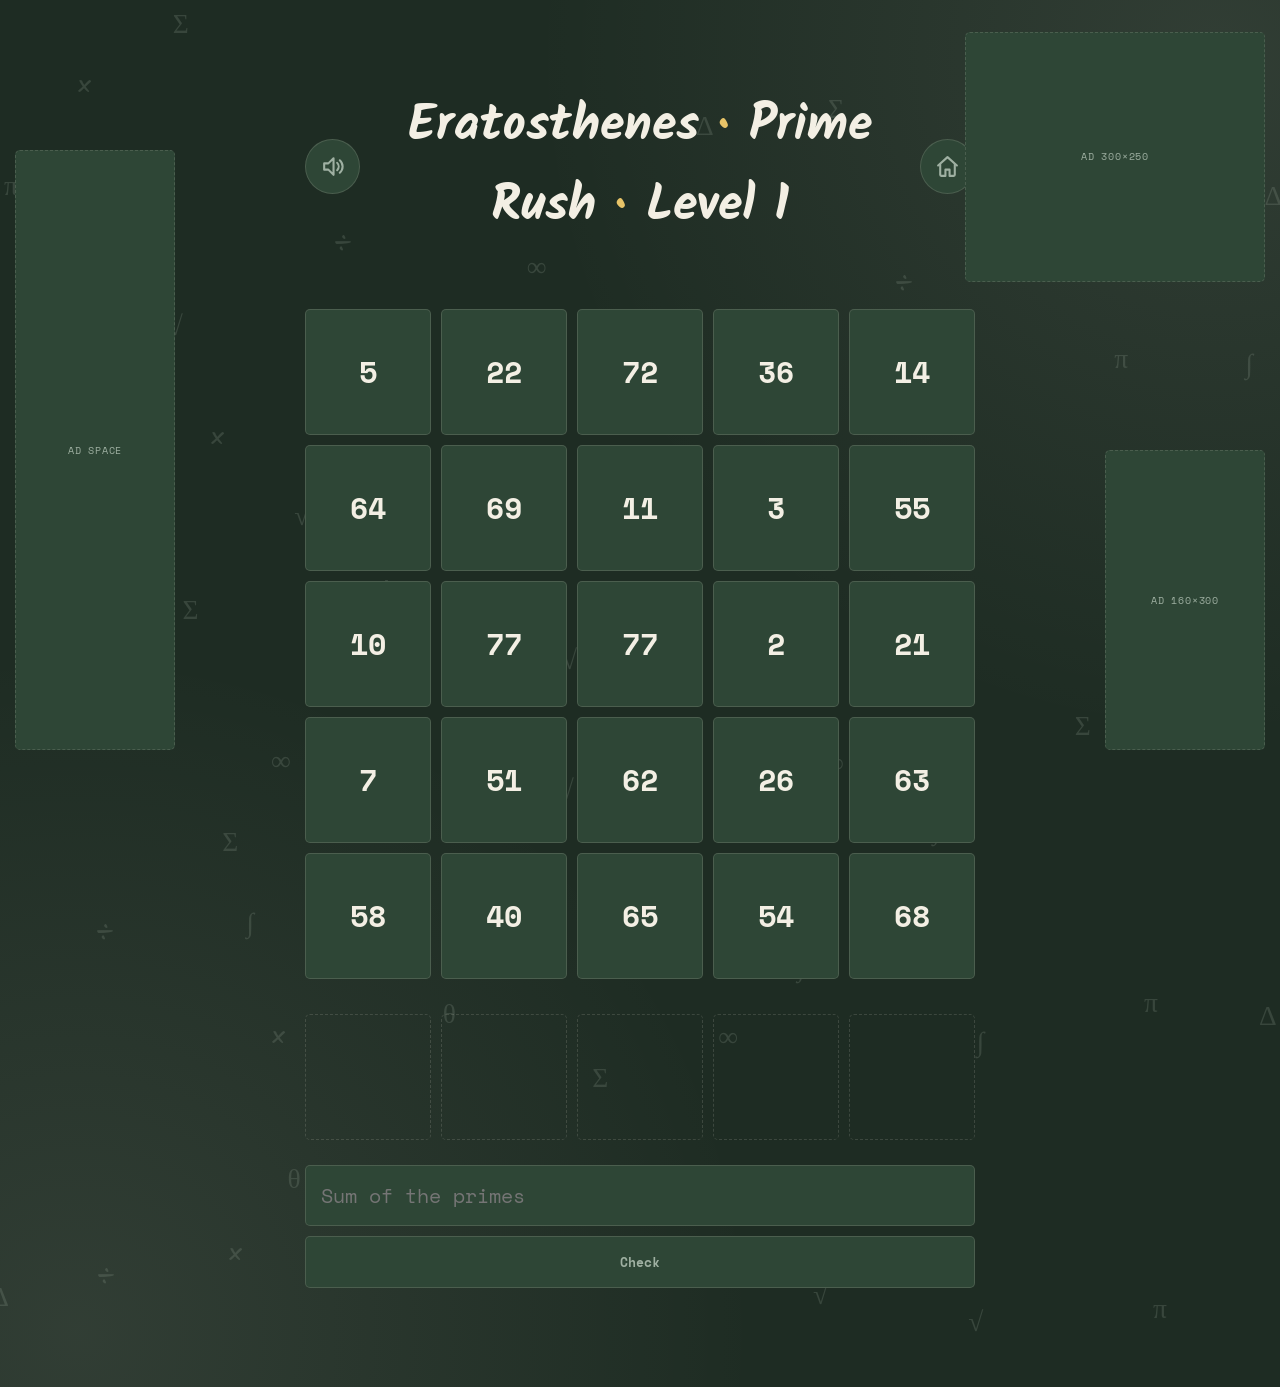
<file: eratostene_primerush_normal.html>
<!DOCTYPE html>
<html lang="en">
<head>
<meta charset="UTF-8">
<meta name="color-scheme" content="dark">
<meta name="viewport" content="width=device-width, initial-scale=1.0">
<title>Prime Rush — Eratosthenes | Mathemory</title>
<meta name="description" content="Prime Rush: an endless-run race through prime numbers, one level after another. A timed prime numbers game inspired by the Sieve of Eratosthenes.">
<link rel="canonical" href="https://sakr3m.github.io/Mathemory/eratostene_primerush.html">
<link rel="preload" href="fonts/kalam-latin-700-normal.woff2" as="font" type="font/woff2" crossorigin>
<link rel="preload" href="fonts/space-mono-latin-400-normal.woff2" as="font" type="font/woff2" crossorigin>
<link rel="preload" href="fonts/space-mono-latin-700-normal.woff2" as="font" type="font/woff2" crossorigin>
<link rel="preload" href="fonts/work-sans-latin-400-normal.woff2" as="font" type="font/woff2" crossorigin>
<link rel="preload" href="fonts/work-sans-latin-500-normal.woff2" as="font" type="font/woff2" crossorigin>
<link rel="stylesheet" href="fonts/kalam.css">
<link rel="stylesheet" href="fonts/space-mono.css">
<link rel="stylesheet" href="fonts/work-sans.css">
<style>
  :root{
    --bg: #1E2C23;
    --bg-panel: #2E4636;
    --ink: #F3EFE4;
    --ink-dim: #9FB0A2;
    --yellow: #E8C468;
    --red: #C1554B;
    --rule: rgba(243,239,228,0.14);
  }
  *{ box-sizing:border-box; }
  html,body{
    margin:0; padding:0;
    background: var(--bg);
    color: var(--ink);
    font-family:'Work Sans', sans-serif;
    min-height:100vh;
  }
  body{
    background-image:
      radial-gradient(circle at 6% 96%, rgba(243,239,228,0.09), transparent 38%),
      radial-gradient(circle at 95% 4%, rgba(243,239,228,0.09), transparent 38%);
  }
  .wrap{
    max-width: min(1125px, calc(100% - 170px));
    margin: 0 auto;
    padding: calc(6vh + 32.7px) 1.5625rem 6vh;
    position: relative;
  }
  /* simboli decorativi di sfondo: statici (non si muovono, per non distrarre chi
     gioca), posizione casuale a ogni apertura pagina — che qui coincide sempre con
     ogni cambio livello, visto che la navigazione tra livelli ricarica la pagina intera */
  .math-constellation{
    position: absolute;
    inset: 0;
    width: 100%;
    height: 100%;
    z-index: 0;
    pointer-events: none;
  }
  .math-constellation text{
    font-family:'Kalam', cursive;
    font-size: 1.5625rem;
    fill: rgba(159, 176, 162, 0.20);
  }
  .wrap > .title-icon-row, .wrap > .instructions, .wrap > .rank-callout, .wrap > .level-layout{
    position: relative;
    z-index: 1;
  }
  h1{
    font-family:'Kalam', cursive;
    font-size: 3.125rem;
    margin: 0 0 0.625rem;
  }
  h1 .accent{ color: var(--yellow); }
  @media (min-width: 901px){
    .lv-digits-1{ font-size: min(3.192rem, 3.5532rem, calc(3.0962rem * (100vw - 360px) / 816.49px)); }
    .lv-digits-2{ font-size: min(3.192rem, 3.4268rem, calc(3.0962rem * (100vw - 360px) / 846.62px)); }
    .lv-digits-3{ font-size: min(3.192rem, 3.3964rem, calc(3.0962rem * (100vw - 360px) / 854.18px)); }
  }
  .rank-callout{
    position: relative;
    height: 25px; /* stessa altezza di prima, per non spostare griglia/pannello sotto */
    margin: 0 0 0.9375rem;
    display: grid;
    grid-template-columns: 529px 1fr;
  }
  .rank-badge{
    position: absolute;
    grid-column: 2;
    top: 40px;
    left: 50%;
    transform: translateX(-50%);
    display: flex;
    align-items: center;
    justify-content: center;
    width: 410px; height: 40px; /* raddoppiata in larghezza, ×1.5 in altezza rispetto a prima */
    font-family:'Space Mono', monospace;
    font-size: 0.9375rem;
    font-weight:700;
    color: var(--bg);
    background: var(--circle-color, var(--yellow));
    border-radius: 5px;
    box-sizing: border-box;
  }
  .rank-phrase{
    position: absolute;
    grid-column: 2;
    top: calc(40px + 40px + 10px);
    left: 50%;
    transform: translateX(-50%);
    width: 410px; /* poco sotto il badge, stessa larghezza */
    text-align: center;
    font-family:'Space Mono', monospace;
    font-size: 0.625rem;
    color: rgba(243,239,228,0.5);
  }
  /* quando non c'è ancora un rango sbloccato, badge e descrizione restano nel DOM
     (con un testo placeholder) solo per riservare lo spazio: così gli elementi sotto
     non "salgono" quando il rango non c'è, invece di restare al loro posto giusto */
  .rank-callout.no-rank .rank-badge,
  .rank-callout.no-rank .rank-phrase{
    visibility: hidden;
  }
  .instructions{
    color: var(--ink-dim);
    font-size: 1.25rem;
    line-height:1.5;
    margin: 0 0 30px;
    text-align: center;
    white-space: nowrap;
  }

  .level-layout{
    display:grid;
    grid-template-columns: 529px 1fr;
    gap: 2.1875rem;
    align-items:stretch;
  }
  @media (max-width: 1400px){
    .level-layout{ grid-template-columns: 1fr; }
    .rank-callout{
      position: static;
      height: auto;
      display:flex; align-items:baseline; gap: 0.625rem; flex-wrap: nowrap;
    }
    .rank-badge{
      position: static;
      display:inline-block;
      width: auto; height: auto;
      flex-shrink: 0;
      padding: 0.3125rem 0.625rem;
      transform: none;
      grid-column: auto;
    }
    .rank-phrase{
      position: static;
      width: auto;
      flex: 1 1 auto;
      min-width: 0;
      text-align: left;
      font-size: 0.9375rem;
      color: var(--ink-dim);
      transform: none;
      grid-column: auto;
    }
  }

  .grid{
    display:grid;
    grid-template-columns: repeat(5, 1fr);
    gap: 0.625rem;
  }
  .cell{
    position:relative;
    aspect-ratio:1;
    display:flex;
    align-items:center;
    justify-content:center;
    background: var(--bg-panel);
    border: 1px solid var(--rule);
    border-radius: 5px;
    font-family:'Space Mono', monospace;
    font-weight:700;
    font-size: 1.875rem;
    color: var(--ink);
    cursor:pointer;
    user-select:none;
    -webkit-tap-highlight-color: transparent;
    transition: background 0.15s ease, box-shadow 0.2s ease, border-color 0.2s ease;
  }
  .cell:hover{
    background: rgba(232,196,104,0.22);
    box-shadow: 0 0 16px 3px rgba(232,196,104,0.48);
    border-color: rgba(232,196,104,0.75);
  }
  .cell.selected{
    color: #1C1F16;
    background: var(--circle-color, var(--yellow));
    border-color: var(--circle-color, var(--yellow));
    box-shadow:
      0 0 8px 1px var(--circle-color, var(--yellow)),
      0 0 20px 5px var(--circle-color, var(--yellow));
  }
  .cell svg{ display:none; }
  .cell circle{
    fill:none;
    stroke: var(--circle-color, var(--yellow));
    stroke-width: 3;
    stroke-linecap: round;
    stroke-dasharray: 169.6;
    stroke-dashoffset: 169.6;
    transition: stroke-dashoffset 0.35s ease;
  }
  .cell.selected circle{ stroke-dashoffset: 0; }

  .side-panel{ display:flex; flex-direction:column; gap: 1.5625rem; }
  .picked-row{
    display:grid;
    grid-template-columns: repeat(5, 1fr);
    gap: 0.625rem;
  }
  .picked-chip{
    aspect-ratio: 1;
    display:flex;
    align-items:center;
    justify-content:center;
    font-family:'Space Mono', monospace;
    font-weight:700;
    color: var(--yellow);
    background: rgba(232,196,104,0.12);
    border-radius: 5px;
    font-size: 2.1875rem;
  }
  .picked-chip.empty-slot{
    background: transparent;
    border: 1px dashed var(--rule);
    color: transparent;
  }
  @media (min-width: 1401px){
    .side-panel > div:first-child{ margin-bottom: -0.9375rem; }
    .side-panel-wrap{ justify-content: center; }
  }

  .answer-row{ display:flex; flex-direction:column; gap: 0.625rem; }
  .answer-input-wrap{
    position: relative;
    background: var(--bg-panel);
    border: 1px solid var(--rule);
    border-radius: 5px;
    overflow: hidden;
  }
  input[type="number"]{
    position: relative;
    background: transparent;
    border: none;
    border-radius: 5px;
    color: var(--ink);
    font-family:'Space Mono', monospace;
    font-size: 1.25rem;
    padding: 0.9375rem;
    width: 100%;
    box-sizing: border-box;
  }
  input[type="number"]:focus{ outline: 2px solid var(--yellow); outline-offset: 1px; }
  /* nasconde le freccette visive dello spinner nativo del browser sull'input
     numerico, solo su desktop: restano invariate le freccette della tastiera
     (ArrowUp/ArrowDown), gestite comunque nativamente dal browser */
  @media (min-width: 901px){
    input[type="number"]::-webkit-inner-spin-button,
    input[type="number"]::-webkit-outer-spin-button{
      -webkit-appearance: none;
      margin: 0;
    }
    input[type="number"]{ -moz-appearance: textfield; }
  }
  button.check{
    font-family:'Space Mono', monospace;
    font-weight:700;
    background: var(--yellow);
    color: var(--bg);
    border:none;
    border-radius: 5px;
    padding: 0.9375rem 1.5625rem;
    cursor:pointer;
  }
  button.check:hover{ background:#f0d488; }
  button.check:disabled{
    background: var(--bg-panel);
    color: var(--ink-dim);
    cursor: not-allowed;
    border: 1px solid var(--rule);
  }
  button.check.error{
    background: var(--red);
    color: var(--ink);
    cursor: not-allowed;
  }
  button.check.error:hover{ background: var(--red); }

  .feedback{ font-family:'Space Mono', monospace; font-size: 0.9375rem; min-height: 1.25rem; margin: 0; }
  .side-panel-wrap{ display:flex; flex-direction:column; position: relative; }
  .feedback.ok{ color: #9DC48C; }
  .feedback.bad{ color: var(--red); }

  .next-link{
    display:inline-block;
    margin-top: 0.625rem;
    font-family:'Space Mono', monospace;
    font-weight:700;
    color: var(--yellow);
    text-decoration:none;
  }

  .error-box{
    background: var(--bg-panel);
    border: 1px solid var(--red);
    border-radius: 5px;
    padding: 1.25rem;
    color: var(--ink-dim);
    font-size: 0.9375rem;
    line-height:1.6;
  }
  .error-box code{ color: var(--yellow); }

  .title-icon-row{
    display:flex;
    align-items:center;
    justify-content:space-between;
    gap: 0.9375rem;
    margin-bottom: 0.9375rem;
  }
  .title-icon-row h1{ margin: 0; flex: 1; min-width: 0; text-align: center; }
  .mobile-icon-btn{
    flex-shrink: 0;
    width: 55px;
    height: 55px;
    display: flex;
    align-items: center;
    justify-content: center;
    border: 1px solid var(--rule);
    border-radius: 50%;
    background: var(--bg-panel);
    color: var(--ink-dim);
    text-decoration: none;
    font-family:'Space Mono', monospace;
    font-size: 25px;
    cursor: pointer;
    transition: border-color 0.15s ease, color 0.15s ease, background 0.15s ease, box-shadow 0.2s ease;
  }
  .mobile-icon-btn:hover{
    color: var(--yellow);
    border-color: rgba(232,196,104,0.75);
    background: rgba(232,196,104,0.22);
    box-shadow: 0 0 16px 3px rgba(232,196,104,0.48);
  }

  /* --- spazio banner --- */
  .page-shell{
    min-height: 100vh;
    display:grid;
    grid-template-columns: 160px minmax(0,1fr) 160px;
    grid-template-areas: "adA content adB";
    gap: 1.25rem;
    max-width: 1980px;
    margin: 0 auto;
    align-items:start;
    padding: 0 0.9375rem;
    position: relative;
  }
  .ad-a{ position: sticky; top: calc(50vh - 300px); width: 160px; height: 600px; border: 1px dashed var(--rule); border-radius: 5px; background: var(--bg-panel); display:flex; align-items:center; justify-content:center; font-family:'Space Mono', monospace; font-size:0.625rem; letter-spacing:0.08em; text-transform:uppercase; color: var(--ink-dim); grid-area: adA; z-index: 1; }
  .ad-b-wrapper{ grid-area: adB; position: relative; align-self: stretch; z-index: 1; }
  .ad-top-rect{
    position: absolute;
    top: 3.5vh;
    right: 0;
    width: 300px;
    height: 250px;
    border: 1px dashed var(--rule);
    border-radius: 5px;
    background: var(--bg-panel);
    display:flex;
    align-items:center;
    justify-content:center;
    font-family:'Space Mono', monospace;
    font-size:0.625rem;
    letter-spacing:0.08em;
    text-transform:uppercase;
    color: var(--ink-dim);
  }
  .ad-side-small{
    position: sticky;
    top: 50vh;
    width: 160px;
    height: 300px;
    border: 1px dashed var(--rule);
    border-radius: 5px;
    background: var(--bg-panel);
    display:flex;
    align-items:center;
    justify-content:center;
    font-family:'Space Mono', monospace;
    font-size:0.625rem;
    letter-spacing:0.08em;
    text-transform:uppercase;
    color: var(--ink-dim);
  }
  .content-col{ grid-area: content; min-width:0; position: relative; z-index: 1; }

  @media (max-width: 900px){
    html, body{
      overflow: hidden;
      height: 100%;
      overscroll-behavior: none;
    }
    .page-shell{
      min-height: 100vh;
      grid-template-columns: 1fr;
      grid-template-areas: "content";
      padding: 0;
      max-width: 100%;
    }
  }

  @media (min-width: 901px) and (max-width: 1400px), (max-height: 800px){
    .instructions{ display: none; }
  }

  /* ============================================================
     SOLO MOBILE: da qui in giù, correzioni isolate,
     non toccano in alcun modo lo stile desktop sopra.
     ============================================================ */
  @media (max-width: 900px){
    /* i 2 banner (sopra e sotto) restano sempre visibili, fissi, "tagliano" la pagina */
    .ad-a{
      position: fixed;
      top: 0; left: 0; right: 0;
      bottom: auto;
      width: 320px;
      height: 50px;
      margin: 0 auto;
      z-index: 9000;
    }
    .ad-b-wrapper{ display: contents; }
    .ad-top-rect{ display: none; }
    .ad-side-small{
      position: fixed;
      top: auto;
      bottom: 0; left: 0; right: 0;
      width: 320px;
      height: 50px;
      margin: 0 auto;
      z-index: 9000;
    }
    .content-col{
      padding-top: 50px;
      padding-bottom: 50px;
      min-height: 100vh;
      min-height: 100dvh;
      box-sizing: border-box;
    }

    /* il contenitore centrale: larghezza minore del 100%, margini automatici, un solo metodo di centraggio */
    .wrap{
      width: 92%;
      max-width: 480px;
      margin: 0 auto;
      padding: 2vh 0 3vh;
      box-sizing: border-box;
    }

    /* titolo: due righe centrate, pulsanti icona ai lati (dimensioni ridotte per mobile) */
    .title-icon-row{
      gap: 0.625rem;
      margin-bottom: -0.3125rem;
      width: 100%;
    }
    .title-icon-row h1{
      font-size: 0.625rem;
      text-align: center;
    }
    .mobile-icon-btn{
      width: 45px;
      height: 45px;
      font-size: 1.25rem;
    }
    .mobile-icon-btn:active{ background: var(--rule); }

    .instructions{ display: none; } /* niente spazio per il paragrafo lungo qui, il titolo basta */
    .rank-callout{
      flex-direction: column;
      align-items: center;
      width: 100%;
      min-height: 0;
      gap: 0.3125rem;
      margin-bottom: 0.625rem;
    }
    .rank-badge{ font-size: 0.625rem; padding: 0.3125rem 0.625rem; flex-shrink: 0; }
    .rank-phrase{ font-size: 0.3125rem; width: 100%; text-align: center; margin-top: 0; }

    /* niente più colonne fisse: un blocco solo, la griglia occupa tutta la larghezza del contenitore */
    .level-layout{
      display: block;
      width: 100%;
    }
    .grid{
      display: grid;
      grid-template-columns: repeat(5, 1fr);
      gap: 0.3125rem;
      width: 100%;
      margin-bottom: 0.625rem;
    }
    .cell{ font-size: 1.5625rem; }

    .side-panel{
      display: grid;
      grid-template-columns: 1fr 3.4rem;
      grid-template-rows: auto auto auto;
      column-gap: 0.625rem;
      row-gap: 0.625rem;
      width: 100%;
      margin-top: 0.625rem;
    }
    .side-panel > div:first-child{ grid-column: 1; grid-row: 2; }
    .answer-row{ display: contents; }
    .answer-row .answer-input-wrap{
      grid-column: 1;
      grid-row: 1;
      width: 100%;
    }
    .answer-row button.check{
      grid-column: 2;
      grid-row: 1 / 3;
      display: flex;
      align-items: center;
      justify-content: center;
      padding: 0.3125rem;
      height: 100%;
    }
    .answer-row button.check .check-label{
      display: block;
      line-height: 1.15;
      text-align: center;
    }
    .feedback{ grid-column: 1 / 3; grid-row: 3; }

    .picked-row{
      position: relative;
      display: grid;
      grid-template-columns: repeat(5, 1fr);
      gap: 0.3125rem;
      min-height: 2.1875rem;
      padding: 0.3125rem 0.3125rem 0.3125rem;
      width: 100%;
      box-sizing: border-box;
    }
    .picked-chip{
      font-size: 1.25rem;
      text-align: center;
      border: 1px solid var(--rule);
      border-radius: 5px;
    }
    .picked-chip.empty-slot{
      background: transparent;
      border-style: dashed;
      color: transparent;
    }
    input[type="number"]{ font-size: 0.9375rem; padding: 0.625rem 0.625rem; width: 100%; box-sizing: border-box; }
  }  /* --- blocco orizzontale: nasconde tutto e mostra un avviso finché il telefono non torna verticale --- */
  .rotate-lock-overlay{ display: none; }
  @media (orientation: landscape) and (max-width: 900px), (orientation: landscape) and (max-height: 500px){
    .rotate-lock-overlay{
      display: flex;
      position: fixed;
      inset: 0;
      z-index: 9999;
      background: var(--bg);
      color: var(--ink);
      align-items: center;
      justify-content: center;
      text-align: center;
      padding: 1.875rem;
      font-family:'Space Mono', monospace;
      font-size: 0.9375rem;
    }
    .page-shell{ display: none; }
  }
  /* --- popup di fine gara (Livello 50) --- */
  .modal-overlay{
    display:none;
    position: fixed;
    inset: 0;
    background: rgba(0,0,0,0.55);
    z-index: 10000;
    align-items:center;
    justify-content:center;
    padding: 1.5625rem;
    box-sizing: border-box;
  }
  .modal-overlay.visible{ display:flex; }
  .modal-card{
    background: var(--bg-panel);
    border: 1px solid var(--rule);
    border-radius: 10px;
    padding: 1.875rem;
    max-width: 480px;
    width: 100%;
    text-align:center;
    box-sizing: border-box;
  }
  .modal-card h3{
    font-family:'Kalam', cursive;
    font-size: 1.5625rem;
    margin: 0 0 0.9375rem;
    color: var(--ink);
  }
  .modal-card p{
    font-family:'Space Mono', monospace;
    font-size: 0.9375rem;
    color: var(--ink-dim);
    margin: 0 0 1.25rem;
    line-height: 1.5;
  }
  .modal-card input[type="text"]{
    width: 100%;
    box-sizing: border-box;
    background: var(--bg);
    border: 1px solid var(--rule);
    border-radius: 5px;
    color: var(--ink);
    font-family:'Space Mono', monospace;
    font-size: 0.9375rem;
    padding: 0.625rem;
    margin-bottom: 1.25rem;
  }
  .modal-card input[type="text"]:focus{ outline: 2px solid var(--yellow); outline-offset: 1px; }
  .finish-stat{
    background: var(--bg);
    border: 1px solid var(--rule);
    border-radius: 10px;
    padding: 0.9375rem 0.9375rem;
    margin: 0 0 1.25rem;
    display: flex;
    flex-direction: column;
    gap: 0.3125rem;
  }
  .finish-stat-label{
    font-family:'Space Mono', monospace;
    font-size: 0.625rem;
    letter-spacing: 0.06em;
    text-transform: uppercase;
    color: var(--ink-faint);
  }
  .finish-stat-value{
    font-family:'Space Mono', monospace;
    font-weight: 700;
    font-size: 1.25rem;
    color: var(--yellow);
  }
  .finish-input-block{ margin-bottom: 1.25rem; }
  .finish-instruction{
    font-family:'Space Mono', monospace;
    font-size: 0.9375rem;
    color: var(--ink-dim);
    margin: 0 0 0.9375rem;
    line-height: 1.5;
  }
  .finish-input-block input[type="text"]{ margin-bottom: 0.625rem; }
  .modal-footnotes{
    margin-top: 0.9375rem;
    padding-top: 0.9375rem;
    border-top: 1px solid var(--rule);
    display: flex;
    flex-direction: column;
    gap: 0.625rem;
  }
  .modal-footnotes p{
    font-family:'Space Mono', monospace;
    font-size: 0.625rem;
    color: var(--ink-faint);
    line-height: 1.4;
    text-align: left;
    margin: 0;
  }
  .modal-buttons{
    display:flex;
    justify-content:center;
    gap: 0.9375rem;
  }
  .modal-btn{
    font-family:'Space Mono', monospace;
    font-weight:700;
    font-size: 0.9375rem;
    border: none;
    border-radius: 5px;
    padding: 0.625rem 1.875rem;
    cursor:pointer;
  }
  .modal-btn.yes{ background: var(--yellow); color: var(--bg); }
  .modal-btn.no{ background: transparent; color: var(--ink-dim); border: 1px solid var(--rule); }

  .audio-slider-row{
    display: flex;
    align-items: center;
    gap: 0.9375rem;
    margin-bottom: 0.9375rem;
  }
  .audio-slider-row label{
    font-family:'Work Sans', sans-serif;
    font-size: 0.9375rem;
    color: var(--ink-dim);
    width: 5.9375rem;
    flex-shrink: 0;
  }
  .audio-slider-row input[type="range"]{
    flex: 1;
    accent-color: var(--yellow);
  }
  .audio-slider-row span{
    font-family:'Space Mono', monospace;
    font-size: 0.9375rem;
    color: var(--ink);
    width: 3.125rem;
    flex-shrink: 0;
    text-align: right;
  }
  .audio-toggle-btn{ cursor: pointer; }
  .mobile-icon-btn svg{ width: 25px; height: 25px; }
  #mobileSkipBtn svg{ width: 25px; height: 25px; } /* icona volume: +10% rispetto alla casetta */
  /* stato "acceso" del volume (audio non muto): stessa illuminazione dei numeri
     selezionati nella griglia, l'icona resta sempre la stessa, cambia solo questo */
  .audio-toggle-btn.audio-on{
    color: #1C1F16;
    background: var(--yellow);
    border-color: var(--yellow);
    box-shadow: 0 0 8px 1px var(--yellow), 0 0 20px 5px var(--yellow);
  }
  .modal-note{
    font-family:'Space Mono', monospace;
    font-size: 0.625rem;
    color: var(--ink-faint);
    margin-top: 0.9375rem;
  }
  .nickname-hint{
    font-family:'Space Mono', monospace;
    font-size: 0.625rem;
    color: var(--ink-faint);
    margin: 0.3125rem 0 0;
  }
  /* popup di fine run (nickname): ingrandito x1.25 su desktop, scoped a #finishModal
     per non toccare devSkipModal e gli altri popup che condividono le stesse classi.
     Solo desktop: il mobile mantiene la sua gabbia fissa dedicata (vedi media query
     sotto) e non viene toccato da questa regola */
  #finishModal .modal-card{ max-width: 450px; padding: 1.875rem; }
  #finishModal .modal-card h3{ font-size: 1.875rem; margin: 0 0 1.25rem; }
  #finishModal .modal-card p{ font-size: 0.9375rem; margin: 0 0 1.25rem; }
  #finishModal .modal-card input[type="text"]{ font-size: 0.9375rem; padding: 0.625rem; margin-bottom: 1.25rem; }
  #finishModal .finish-stat{ padding: 0.9375rem 0.9375rem; margin: 0 0 1.25rem; }
  #finishModal .finish-stat-label{ font-size: 0.625rem; }
  #finishModal .finish-stat-value{ font-size: 1.25rem; }
  #finishModal .finish-input-block{ margin-bottom: 1.25rem; }
  #finishModal .finish-instruction{ font-size: 0.9375rem; margin: 0 0 0.625rem; }
  #finishModal .modal-footnotes{ margin-top: 0.9375rem; padding-top: 0.9375rem; gap: 0.625rem; }
  #finishModal .modal-footnotes p{ font-size: 0.9375rem; }
  #finishModal .modal-buttons{ gap: 0.9375rem; }
  #finishModal .modal-btn{ font-size: 0.9375rem; padding: 0.625rem 1.5625rem; }
  #finishModal .modal-note{ font-size: 0.625rem; margin-top: 0.625rem; }
  #finishModal .nickname-hint{ font-size: 0.625rem; margin: 0.3125rem 0 0; }
  /* popup di fine run su mobile: dimensione naturale in base al contenuto (non più
     una gabbia fissa tra due percentuali), centrato dall'overlay come fa già di
     default. max-height/overflow-y restano come rete di sicurezza per schermi molto
     piccoli o testo eccezionalmente lungo, non come soluzione primaria */
  @media (max-width: 900px){
    #finishModal .modal-card{
      max-width: calc(100% - 1.875rem);
      width: auto;
      max-height: 85vh;
      overflow-y: auto;
      padding: 0.9375rem;
      box-sizing: border-box;
    }
    #finishModal .modal-card h3{ font-size: 1.25rem; margin: 0 0 0.625rem; }
    #finishModal .modal-card p{ font-size: 0.625rem; margin: 0 0 0.625rem; line-height: 1.35; }
    #finishModal .modal-card input[type="text"]{ font-size: 0.9375rem; padding: 0.625rem; margin-bottom: 0.625rem; }
    #finishModal .finish-stat{ padding: 0.625rem 0.625rem; margin: 0 0 0.625rem; gap: 0rem; }
    #finishModal .finish-stat-label{ font-size: 0.625rem; }
    #finishModal .finish-stat-value{ font-size: 0.9375rem; }
    #finishModal .finish-input-block{ margin-bottom: 0.625rem; }
    #finishModal .finish-instruction{ font-size: 0.625rem; margin: 0 0 0.3125rem; line-height: 1.35; }
    #finishModal .finish-input-block input[type="text"]{ margin-bottom: 0.3125rem; }
    #finishModal .modal-footnotes{ margin-top: 0.625rem; padding-top: 0.625rem; gap: 0.3125rem; }
    #finishModal .modal-footnotes p{ font-size: 0.625rem; line-height: 1.3; }
    #finishModal .modal-buttons{ gap: 0.625rem; }
    #finishModal .modal-btn{ font-size: 0.9375rem; padding: 0.625rem 1.25rem; }
    #finishModal .modal-note{ font-size: 0.625rem; margin-top: 0.3125rem; }
    #finishModal .nickname-hint{ font-size: 0.625rem; margin: 0.3125rem 0 0; }
  }
</style>
</head>
<body>

<audio id="bgMusic" src="https://pub-312772d8d5f64507a7ad27b167cd19c4.r2.dev/eratostene_primerush.mp3" loop preload="none"></audio>

<div class="rotate-lock-overlay">Please rotate your device back to portrait to continue.</div>

<div class="modal-overlay" id="finishModal">
  <div class="modal-card">
    <h3>🎉 You finished the race!</h3>
    <div class="finish-stat">
      <span class="finish-stat-label">Your total race time</span>
      <span class="finish-stat-value" id="finishTotalTime"></span>
    </div>
    <div class="finish-input-block">
      <p class="finish-instruction">Enter a nickname to be remembered for this race — it will be sent for the leaderboard.</p>
      <input type="text" id="finishNickname" maxlength="12" placeholder="Your nickname">
      <p class="nickname-hint">3 to 12 characters. Letters, numbers, spaces, - _ . only (any language/alphabet is fine).</p>
    </div>
    <div class="modal-buttons">
      <button type="button" class="modal-btn yes" id="finishConfirmBtn">Confirm</button>
      <button type="button" class="modal-btn no" id="finishSkipBtn">Skip</button>
    </div>
    <p class="modal-note" id="finishNote"></p>
    <div class="modal-footnotes">
      <p>📸 Tip: screenshot this screen if you get a new record — submissions can occasionally fail to go through.</p>
      <p>⚠️ Nicknames containing "sakrem" (any case or variant) are reserved for testing and auto-removed after 5 minutes.</p>
    </div>
  </div>
</div>


<div class="page-shell">
  <svg class="math-constellation" viewBox="0 0 1000 900" preserveAspectRatio="xMidYMid slice" aria-hidden="true">
      <text x="848" y="288" text-anchor="middle">π</text>
      <text x="363" y="232" text-anchor="middle">√</text>
      <text x="276" y="227" text-anchor="middle">Σ</text>
      <text x="872" y="147" text-anchor="middle">∞</text>
      <text x="329" y="517" text-anchor="middle">∫</text>
      <text x="601" y="656" text-anchor="middle">Δ</text>
      <text x="706" y="542" text-anchor="middle">θ</text>
      <text x="32" y="316" text-anchor="middle">×</text>
      <text x="59" y="539" text-anchor="middle">÷</text>
      <text x="206" y="841" text-anchor="middle">π</text>
      <text x="862" y="225" text-anchor="middle">√</text>
      <text x="549" y="427" text-anchor="middle">Σ</text>
      <text x="217" y="369" text-anchor="middle">∞</text>
      <text x="359" y="150" text-anchor="middle">∫</text>
      <text x="119" y="594" text-anchor="middle">Δ</text>
      <text x="576" y="510" text-anchor="middle">θ</text>
      <text x="226" y="103" text-anchor="middle">×</text>
      <text x="112" y="234" text-anchor="middle">÷</text>
      <text x="743" y="603" text-anchor="middle">π</text>
      <text x="952" y="478" text-anchor="middle">√</text>
      <text x="639" y="751" text-anchor="middle">Σ</text>
      <text x="581" y="108" text-anchor="middle">∞</text>
      <text x="132" y="850" text-anchor="middle">∫</text>
      <text x="754" y="787" text-anchor="middle">Δ</text>
      <text x="247" y="790" text-anchor="middle">θ</text>
      <text x="502" y="111" text-anchor="middle">×</text>
      <text x="968" y="830" text-anchor="middle">÷</text>
      <text x="833" y="580" text-anchor="middle">π</text>
      <text x="139" y="308" text-anchor="middle">√</text>
      <text x="485" y="672" text-anchor="middle">Σ</text>
      <text x="154" y="389" text-anchor="middle">∞</text>
      <text x="878" y="820" text-anchor="middle">∫</text>
      <text x="443" y="799" text-anchor="middle">Δ</text>
      <text x="573" y="283" text-anchor="middle">θ</text>
      <text x="254" y="616" text-anchor="middle">×</text>
      <text x="785" y="171" text-anchor="middle">÷</text>
      <text x="816" y="853" text-anchor="middle">π</text>
      <text x="423" y="43" text-anchor="middle">√</text>
      <text x="65" y="83" text-anchor="middle">Σ</text>
      <text x="70" y="793" text-anchor="middle">∞</text>
      <text x="956" y="606" text-anchor="middle">∫</text>
      <text x="87" y="696" text-anchor="middle">Δ</text>
      <text x="512" y="738" text-anchor="middle">θ</text>
      <text x="700" y="127" text-anchor="middle">×</text>
      <text x="967" y="391" text-anchor="middle">÷</text>
      <text x="455" y="619" text-anchor="middle">π</text>
      <text x="843" y="522" text-anchor="middle">√</text>
      <text x="956" y="57" text-anchor="middle">Σ</text>
      <text x="747" y="38" text-anchor="middle">∞</text>
      <text x="934" y="168" text-anchor="middle">∫</text>
      <text x="443" y="419" text-anchor="middle">π</text>
      <text x="234" y="643" text-anchor="middle">√</text>
      <text x="213" y="265" text-anchor="middle">Σ</text>
      <text x="284" y="166" text-anchor="middle">∞</text>
      <text x="808" y="118" text-anchor="middle">∫</text>
    </svg>
  <div class="ad-a" aria-hidden="true">Ad space</div>

  <div class="content-col">
  <div class="wrap" id="wrap">
    <div class="title-icon-row">
      <button type="button" class="mobile-icon-btn audio-toggle-btn" id="mobileSkipBtn" aria-label="Sound"><svg viewBox="0 0 24 24" fill="none" stroke="currentColor" stroke-width="2" stroke-linecap="round" stroke-linejoin="round"><path d="M4 9v6h4l5 5V4L8 9H4z"/><path d="M16.5 8.5a5 5 0 0 1 0 7"/><path d="M19 6a8 8 0 0 1 0 12"/></svg></button>
      <h1 id="levelTitle"></h1>
      <a class="mobile-icon-btn" id="homeBtn" href="index.html" aria-label="Home"><svg viewBox="0 0 24 24" fill="none" stroke="currentColor" stroke-width="2" stroke-linecap="round" stroke-linejoin="round"><path d="M3 11l9-8 9 8"/><path d="M5 10v10a1 1 0 0 0 1 1h4v-6h4v6h4a1 1 0 0 0 1-1V10"/></svg></a>
    </div>
    <p class="instructions">Tap every prime you can find. They'll drop into the box on the side to help you add them up. Then write the total.</p>
    <div class="rank-callout" id="rankCallout"></div>
    <div class="level-layout" id="levelLayout">
      <p style="color:var(--ink-dim); font-family:'Space Mono', monospace; font-size:0.85rem;">Loading level…</p>
    </div>
  </div>
  </div>

  <div class="ad-b-wrapper">
    <div class="ad-top-rect" aria-hidden="true">Ad 300×250</div>
    <div class="ad-side-small" aria-hidden="true">Ad 160×300</div>
  </div>
</div>

<script>
  // il browser normalmente ripristina da solo la posizione di scroll di prima al refresh
  // della pagina: su mobile, dove lo scroll e' del tutto bloccato (vedi touchmove qui sotto),
  // se quella posizione non era zero la pagina resta "incastrata" li per sempre, senza modo
  // di scorrere per sistemarla. Disattivo il ripristino automatico e forzo zero il prima possibile
  if ('scrollRestoration' in history) history.scrollRestoration = 'manual';
  window.scrollTo(0, 0);
  window.addEventListener('pageshow', () => { window.scrollTo(0, 0); });

  // schermata bloccata su mobile: non deve scorrere in nessuna direzione (tutto
  // dovrebbe già stare nella schermata grazie al ridimensionamento). L'overflow:hidden
  // via CSS non basta sempre (es. il "rimbalzo" di iOS Safari), quindi blocco anche
  // il gesto stesso qui. Solo su mobile, non tocca in alcun modo il desktop
  if (window.innerWidth <= 900){
    document.addEventListener('touchmove', (e) => { e.preventDefault(); }, { passive: false });
  }

  // simboli di sfondo: statici (nessun movimento), ma con posizione casuale a ogni
  // apertura pagina — un "seed" diverso genera una nuova disposizione ogni volta,
  // incluso ogni cambio livello (che qui ricarica sempre la pagina intera). Chiamata
  // solo DOPO che la griglia vera è stata riempita (vedi renderLevel): misurarla
  // prima darebbe l'altezza del solo segnaposto "Loading level…", non quella reale
  function randomizeConstellation(){
    const svg = document.querySelector('.math-constellation');
    if (!svg) return;
    function mulberry32(seed){
      return function(){
        seed |= 0; seed = seed + 0x6D2B79F5 | 0;
        let t = Math.imul(seed ^ seed >>> 15, 1 | seed);
        t = t + Math.imul(t ^ t >>> 7, 61 | t) ^ t;
        return ((t ^ t >>> 14) >>> 0) / 4294967296;
      };
    }
    const seed = (Date.now() ^ (Math.random() * 0xFFFFFFFF)) | 0;
    const rand = mulberry32(seed);

    // viewBox calcolato dalla dimensione vera del contenitore (non più un 1000×900
    // fisso): con quel valore fisso, su un contenitore più alto che largo come
    // questa pagina, "xMidYMid slice" ritagliava una fetta orizzontale strettissima
    // del viewBox, lasciando i simboli confinati in una banda verticale sottile
    const wrapEl = svg.closest('.page-shell') || svg.parentElement;
    const vbWidth = wrapEl.clientWidth || window.innerWidth;
    const vbHeight = wrapEl.clientHeight || window.innerHeight;
    svg.setAttribute('viewBox', `0 0 ${vbWidth} ${vbHeight}`);
    const marginX = Math.min(30, vbWidth * 0.03);
    const marginY = Math.min(30, vbHeight * 0.03);

    // qui i simboli sono FERMI (a differenza dell'index, dove si muovono): due nati
    // vicini resterebbero ammucchiati per sempre, quindi ognuno viene ripescato
    // finché non trova un punto abbastanza lontano da tutti quelli già piazzati
    const minDist = 70;
    const placed = [];
    svg.querySelectorAll('text').forEach(el => {
      let x, y, tries = 0;
      do {
        x = marginX + rand() * (vbWidth - marginX * 2);
        y = marginY + rand() * (vbHeight - marginY * 2);
        tries++;
      } while (tries < 40 && placed.some(p => Math.hypot(p.x - x, p.y - y) < minDist));
      placed.push({ x, y });
      el.setAttribute('x', x.toFixed(0));
      el.setAttribute('y', y.toFixed(0));
    });
  }

  const params = new URLSearchParams(window.location.search);
  const levelNum = parseInt(params.get('n')) || 1;
  const LAST_TIME_KEY = 'erato_primerush_last_time';
  const TOTAL_TIME_KEY = 'erato_primerush_total_race_time';
  const SESSION_OPEN_KEY = 'erato_primerush_session_open';
  const HEARTBEAT_KEY = 'erato_primerush_heartbeat_seconds';

  // se all'apertura di QUALUNQUE livello troviamo una sessione rimasta "aperta" dalla volta scorsa
  // (nessuna uscita pulita rilevata: pagina chiusa bruscamente), deposito onestamente l'ultimo tempo
  // conosciuto — Prime Rush non applica penalità, è una classifica libera senza limiti di tempo per tentativo
  if (localStorage.getItem(SESSION_OPEN_KEY) === 'true'){
    const lastHeartbeat = parseFloat(localStorage.getItem(HEARTBEAT_KEY)) || 0;
    const prevTotal = parseFloat(localStorage.getItem(TOTAL_TIME_KEY)) || 0;
    localStorage.setItem(TOTAL_TIME_KEY, (prevTotal + lastHeartbeat).toFixed(1));
  }
  localStorage.removeItem(SESSION_OPEN_KEY);
  localStorage.removeItem(HEARTBEAT_KEY);
  const ACC_CORRECT_KEY = 'erato_primerush_acc_correct';
  const ACC_TOTAL_KEY = 'erato_primerush_acc_total';
  const wrap = document.getElementById('wrap');

  // --- 3 effetti sonori: cerchio (selezione), giusto, sbagliato ---
  // i file mp3 devono stare nella stessa cartella/repo di questo file
  // --- 3 effetti sonori via Web Audio API: latenza minima, decodificati in memoria in anticipo ---
  const audioCtx = new (window.AudioContext || window.webkitAudioContext)();
  const soundBuffers = {};
  const pendingSounds = new Set(); // suoni richiesti prima che il file finisse di caricare: li suono appena pronti
  function loadSound(name, url){
    fetch(url)
      .then(res => res.arrayBuffer())
      .then(data => audioCtx.decodeAudioData(data))
      .then(buffer => {
        soundBuffers[name] = buffer;
        if (pendingSounds.has(name)){
          pendingSounds.delete(name);
          playSound(name); // richiesto troppo presto: lo suono ora, con un po' di ritardo ma non perso
        }
      })
      .catch(() => {}); // se il file manca o non si carica, il gioco funziona comunque senza audio
  }
  loadSound('pad', 'https://pub-312772d8d5f64507a7ad27b167cd19c4.r2.dev/eratostene_pad.mp3');
  loadSound('right', 'https://pub-312772d8d5f64507a7ad27b167cd19c4.r2.dev/eratostene_right.mp3');
  loadSound('wrong', 'https://pub-312772d8d5f64507a7ad27b167cd19c4.r2.dev/eratostene_wrong.mp3');
  loadSound('winner', 'https://pub-312772d8d5f64507a7ad27b167cd19c4.r2.dev/eratostene_winner.mp3');
  loadSound('badge', 'https://pub-312772d8d5f64507a7ad27b167cd19c4.r2.dev/eratostene_badge.mp3');
  loadSound('tap', 'https://pub-312772d8d5f64507a7ad27b167cd19c4.r2.dev/tap.mp3'); // suono generico, riusabile per la maggior parte dei pulsanti della pagina

  // volume specifico per singolo suono, sopra a quello scelto con la barra effetti
  // (o il 100% di default su mobile, dove la barra non c'e): 1 = nessuna modifica.
  // Ogni suono puo avere un valore diverso per PC e per mobile (o un solo numero,
  // se deve valere uguale su entrambi)
  const SOUND_LEVELS = { pad: { desktop: 1, mobile: 0.7 }, badge: { desktop: 1, mobile: 0.5 }, winner: { desktop: 1, mobile: 1.1 } };
  function getSoundLevel(name){
    const level = SOUND_LEVELS[name];
    if (level === undefined) return 1;
    if (typeof level === 'number') return level;
    const isMobileNow = window.innerWidth <= 900;
    const value = isMobileNow ? level.mobile : level.desktop;
    return typeof value === 'number' ? value : 1;
  }

  let currentPadSource = null;
  function playSound(name){
    const buffer = soundBuffers[name];
    if (!buffer){
      pendingSounds.add(name); // non ancora decodificato: lo riprovo quando il file finisce di caricare
      return;
    }
    if (window.MathemoryAudio && window.MathemoryAudio.isMuted()) return;
    if (audioCtx.state === 'suspended') audioCtx.resume();

    // solo per il suono di selezione (pad): fermo l'istanza precedente, niente sovrapposizioni da tap veloci
    if (name === 'pad' && currentPadSource){
      try { currentPadSource.stop(); } catch(e){}
    }

    const source = audioCtx.createBufferSource();
    source.buffer = buffer;
    const gainNode = audioCtx.createGain();
    const baseVolume = window.MathemoryAudio ? window.MathemoryAudio.getSfxVolume() : 1;
    gainNode.gain.value = baseVolume * getSoundLevel(name);
    source.connect(gainNode);
    gainNode.connect(audioCtx.destination);
    source.start(0);
    if (name === 'pad') currentPadSource = source;

    // durante badge e winner, la musica scende a un volume fisso (15%, non -15% dal suo volume attuale) per farli sentire meglio
    if (window.MathemoryAudio && window.MathemoryAudio.duckMusic){
      if (name === 'badge') window.MathemoryAudio.duckMusic(0.15, 1000);
      if (name === 'winner') window.MathemoryAudio.duckMusic(0.15, 1500);
    }
  }
  let levelStartTime = null;
  let heartbeatInterval = null;

  // deposita nel totale il tempo passato su QUESTO livello quando lo risolvi (Check giusto).
  // Nessuna penalità: Prime Rush è una classifica libera, senza il sistema anti-cheat di The Sieve.
  function commitElapsedTime(){
    const elapsed = (Date.now() - levelStartTime) / 1000;
    const prevTotal = parseFloat(localStorage.getItem(TOTAL_TIME_KEY)) || 0;
    localStorage.setItem(TOTAL_TIME_KEY, (prevTotal + elapsed).toFixed(1));
    if (heartbeatInterval) clearInterval(heartbeatInterval);
    localStorage.removeItem(SESSION_OPEN_KEY);
    localStorage.removeItem(HEARTBEAT_KEY);
    return elapsed;
  }

  // Home: uscita volontaria ma il livello NON è stato risolto. Deposito il tempo, senza penalità.
  function recordHomeExit(){
    const elapsed = (Date.now() - levelStartTime) / 1000;
    const prevTotal = parseFloat(localStorage.getItem(TOTAL_TIME_KEY)) || 0;
    localStorage.setItem(TOTAL_TIME_KEY, (prevTotal + elapsed).toFixed(1));
    if (heartbeatInterval) clearInterval(heartbeatInterval);
    localStorage.removeItem(SESSION_OPEN_KEY);
    localStorage.removeItem(HEARTBEAT_KEY);
  }

  // --- titoli di rango, a salire per livello raggiunto ---
  const RANKS = [
    { level: 150, title: 'Master of the Sieve', phrase: "You've mastered the sieve itself." },
    { level: 75,  title: 'Geometer of Primes', phrase: 'Few see the structure beneath the primes as clearly as you.' },
    { level: 25,  title: 'Pattern Seeker', phrase: 'The patterns are starting to reveal themselves.' },
    { level: 10,  title: 'Apprentice of Cyrene', phrase: 'A student of Cyrene, taking your first true steps.' },
  ];
  function rankForLevel(lvl){
    return RANKS.find(r => lvl >= r.level) || null;
  }

  // --- colore dei cerchi/numeri selezionati, a gradini ogni 50 livelli ---
  function circleColorForLevel(lvl){
    if (lvl >= 150) return '#C1554B'; // rosso
    if (lvl >= 50) return '#D9793A'; // arancione scuro
    if (lvl >= 50)  return '#EFAE68'; // arancione chiaro
    return '#E8C468'; // giallo base
  }

  function isPrime(n){
    if (n < 2) return false;
    if (n % 2 === 0) return n === 2;
    for (let i = 3; i*i <= n; i += 2){
      if (n % i === 0) return false;
    }
    return true;
  }

  function showError(message){
    document.getElementById('levelLayout').innerHTML = `
      <h1>Something went wrong</h1>
      <div class="error-box">${message}</div>
    `;
  }

  const levelFetchController = new AbortController();
  const levelFetchTimeout = setTimeout(() => levelFetchController.abort(), 7000);

  fetch('eratostene_primerush.json', { signal: levelFetchController.signal })
    .then(res => {
      clearTimeout(levelFetchTimeout);
      if (!res.ok) throw new Error('HTTP ' + res.status);
      return res.json();
    })
    .then(sections => {
      const allLevels = [];
      sections.forEach(section => {
        section.livelli.forEach(lv => {
          allLevels.push({ ...lv, checkpoint: section.checkpoint });
        });
      });

      if (levelNum < 1 || levelNum > allLevels.length){
        showError(`Level ${levelNum} doesn't exist (valid range: 1-${allLevels.length}).`);
        return;
      }

      const levelData = allLevels[levelNum - 1];
      renderLevel(levelData);
    })
    .catch(err => {
      if (err.name === 'AbortError'){
        showError('This is taking too long. Please check your connection and reload the page.');
        return;
      }
      showError(`
        Could not load <code>eratostene_primerush.json</code>.<br><br>
        If you're testing this by double-clicking the file (a <code>file://</code> address), most browsers block this kind of request for security reasons.<br><br>
        Fix: open a terminal in this folder and run <code>python -m http.server 8000</code>, then visit
        <code>http://localhost:8000/index.html</code> instead.<br><br>
        Technical detail: ${err.message}
      `);
    });

  // stessa dimensione fissa del pulsante suono dell'index: 55px, indipendente
  // dalla larghezza dello schermo e dal titolo di questa pagina
  // dimensiona i pulsanti tondi (volume, home) come il pulsante suono dell'index (55px
  // fisso), poi verifica che il titolo di questa pagina (più lungo ora, con "The
  // Sieve"/"Prime Rush" nel mezzo, e con pulsanti potenzialmente più grandi di prima
  // ai lati) entri ancora su una riga sola: se andasse a capo, riduce il font-size
  // del titolo appena quanto basta per farlo stare su una riga
  function renderLevel(levelData){
    const grid = levelData.griglia;
    const circleColor = circleColorForLevel(levelNum);
    const rankInfo = rankForLevel(levelNum);
    // se il rango di QUESTO livello è diverso da quello del livello precedente, il badge si è appena sbloccato
    const prevRankInfo = rankForLevel(levelNum - 1);
    if (rankInfo && (!prevRankInfo || prevRankInfo.title !== rankInfo.title)){
      playSound('badge');
    }

    // "Check" impilato lettera per lettera solo su mobile, testo normale su desktop
    const checkLabelHtml = window.innerWidth <= 900 ? 'C<br>h<br>e<br>c<br>k' : 'Check';

    wrap.style.setProperty('--circle-color', circleColor);

    const h1El = document.getElementById('levelTitle');
    h1El.className = 'lv-digits-' + String(levelNum).length;
    h1El.innerHTML =
      `Eratosthenes <span class="accent">·</span> Prime Rush <span class="accent">·</span> Level ${levelNum}`;

    const rankCalloutEl = document.getElementById('rankCallout');
    rankCalloutEl.classList.toggle('no-rank', !rankInfo);
    rankCalloutEl.innerHTML = rankInfo
      ? `<span class="rank-badge">${rankInfo.title}</span><span class="rank-phrase">${rankInfo.phrase}</span>`
      : `<span class="rank-badge">Placeholder rank</span><span class="rank-phrase">Placeholder phrase text goes here.</span>`;

    document.getElementById('levelLayout').innerHTML = `
      <div class="grid" id="gridEl"></div>
      <div class="side-panel-wrap">
        <div class="side-panel">
          <div>
            <div class="picked-row" id="pickedRow"></div>
          </div>
          <div class="answer-row">
            <div class="answer-input-wrap">
              <input type="number" id="answerInput" placeholder="Sum of the primes" inputmode="numeric">
            </div>
            <button class="check" id="checkBtn"><span class="check-label">${checkLabelHtml}</span></button>
          </div>
          <p class="feedback" id="feedback"></p>
        </div>
      </div>
    `;

    // valore di sicurezza: mai lasciare levelStartTime nullo, nel caso rarissimo in cui
    // il giocatore interagisca prima ancora che i font risultino pronti
    levelStartTime = Date.now();

    // sia il battito che il cronometro vero riprendono solo quando il giocatore ha
    // completa visione della pagina: non al caricamento del DOM, ma quando i font sono
    // davvero pronti — stessa tecnica usata per far partire l'animazione della card di
    // Eratosthenes sull'index. Qui è una gara: se i font non risultano pronti entro 7
    // secondi (già un margine ampio per un caricamento normale), qualcosa non va — meglio
    // dirlo chiaramente con un errore che far finta di niente e partire comunque
    let timerReallyStarted = false;
    function reallyStartTimer(){
      if (timerReallyStarted) return;
      timerReallyStarted = true;
      levelStartTime = Date.now(); // da qui in poi si conta per davvero

      // segno la sessione come "aperta" e avvio il battito: se la pagina si chiude
      // bruscamente, al prossimo caricamento troveremo qui l'ultimo tempo conosciuto
      // invece di perderlo del tutto
      localStorage.setItem(SESSION_OPEN_KEY, 'true');
      if (heartbeatInterval) clearInterval(heartbeatInterval);
      heartbeatInterval = setInterval(() => {
        const elapsed = (Date.now() - levelStartTime) / 1000;
        localStorage.setItem(HEARTBEAT_KEY, elapsed.toFixed(1));
      }, 5000);
    }
    const fontsPromise = (document.fonts && document.fonts.ready) ? document.fonts.ready : Promise.resolve();
    fontsPromise.then(reallyStartTimer);
    const fontsTimeoutId = setTimeout(() => {
      if (timerReallyStarted) return;
      showError('This is taking too long. Please reload the page.');
    }, 7000);
    fontsPromise.then(() => clearTimeout(fontsTimeoutId));

    // Home è un'uscita volontaria come un'altra: deposito il tempo prima di lasciare la pagina
    document.getElementById('homeBtn').addEventListener('click', () => {
      playSound('tap');
      recordHomeExit();
    });

    const gridEl = document.getElementById('gridEl');
    const pickedRow = document.getElementById('pickedRow');
    const selected = new Set();

    grid.forEach((value, i) => {
      const cell = document.createElement('div');
      cell.className = 'cell';
      cell.dataset.index = i;
      cell.innerHTML = value + '<svg viewBox="0 0 60 60"><circle cx="30" cy="30" r="27"/></svg>';
      cell.addEventListener('click', () => toggleCell(i));
      gridEl.appendChild(cell);
    });

    randomizeConstellation(); // stesso motivo: serve l'altezza vera del contenitore

    function toggleCell(i){
      if (selected.has(i)){
        selected.delete(i);
      } else {
        if (selected.size >= 5) return; // il sesto non è consentito, prima toglierne uno
        selected.add(i);
      }
      checkLocked = false; // qualunque cambio di selezione sblocca il pulsante dall'errore precedente
      render(); // prima il cerchio appare, SUBITO dopo parte il suono: mai farlo aspettare l'audio
      if (selected.has(i)) playSound('pad');
    }

    let checkLocked = false;
    const checkBtn = document.getElementById('checkBtn');

    function updateCheckButtonState(){
      checkBtn.classList.toggle('error', checkLocked);
      checkBtn.disabled = checkLocked || selected.size < 5;
    }

    function render(){
      [...gridEl.children].forEach(cell => {
        const i = Number(cell.dataset.index);
        cell.classList.toggle('selected', selected.has(i));
      });
      pickedRow.innerHTML = '';
      const sortedSelected = [...selected].sort((a,b)=>a-b);

      // sempre 5 mini riquadri, pieni o vuoti (segnaposto tratteggiato), su qualunque schermo
      for (let slot = 0; slot < 5; slot++){
        const chip = document.createElement('span');
        const hasValue = slot < sortedSelected.length;
        chip.className = 'picked-chip' + (hasValue ? '' : ' empty-slot');
        chip.textContent = hasValue ? grid[sortedSelected[slot]] : '·';
        pickedRow.appendChild(chip);
      }
      updateCheckButtonState();
    }
    render();
    window.addEventListener('resize', render);

    document.getElementById('checkBtn').addEventListener('click', () => {
      playSound('tap');
      const rawAnswer = document.getElementById('answerInput').value;
      const answerProvided = rawAnswer !== '';
      const answer = Number(rawAnswer);
      const correctSum = grid.reduce((sum, v) => isPrime(v) ? sum + v : sum, 0);
      const chosenAllPrimes = [...selected].every(i => isPrime(grid[i]));
      const foundAllPrimes = grid.every((v, i) => !isPrime(v) || selected.has(i));

      // precisione: conto ogni cella scelta in questo tentativo, giusta o sbagliata che sia
      const selectedCount = selected.size;
      const correctCount = [...selected].filter(i => isPrime(grid[i])).length;
      const prevTotal = parseInt(localStorage.getItem(ACC_TOTAL_KEY)) || 0;
      const prevCorrect = parseInt(localStorage.getItem(ACC_CORRECT_KEY)) || 0;
      localStorage.setItem(ACC_TOTAL_KEY, String(prevTotal + selectedCount));
      localStorage.setItem(ACC_CORRECT_KEY, String(prevCorrect + correctCount));

      if (!answerProvided){
        // la somma manca: errore veloce, ha sempre la precedenza su qualunque errore di selezione
        triggerFastError();
        return;
      }

      if (answer === correctSum && chosenAllPrimes && foundAllPrimes){
        // deposito il tempo di questo livello (chiude la sessione in modo pulito) e lo salvo anche come "ultimo tempo"
        const elapsed = commitElapsedTime();
        localStorage.setItem(LAST_TIME_KEY, elapsed.toFixed(1));

        if (levelNum >= 50){
          playSound('winner');
          // Prime Rush non ha una data di scadenza: il popup compare sempre a ogni run completata
          document.getElementById('finishTotalTime').textContent = (localStorage.getItem(TOTAL_TIME_KEY) || '0') + 's';
          document.getElementById('finishModal').classList.add('visible');
        } else {
          playSound('right');
          // risposta corretta: si passa subito al livello successivo, senza messaggio intermedio
          window.location.href = `eratostene_primerush.html?n=${levelNum + 1}`;
        }
      } else if (chosenAllPrimes && foundAllPrimes){
        // selezione giusta, solo la somma è sbagliata: errore veloce
        triggerFastError();
      } else {
        // la selezione stessa è sbagliata: errore duraturo
        playSound('wrong');
        checkLocked = true;
        updateCheckButtonState();
      }
    });

    function triggerFastError(){
      playSound('wrong');
      checkBtn.classList.add('error');
      checkBtn.disabled = true;
      setTimeout(() => {
        updateCheckButtonState();
      }, 250);
    }
  }

  // --- popup di fine gara: salva il nickname (o lo salta), poi torna sempre alla home ---
  document.getElementById('finishConfirmBtn').addEventListener('click', () => {
    const nickname = document.getElementById('finishNickname').value.trim();
    const note = document.getElementById('finishNote');
    if (!nickname || /^-+$/.test(nickname)){
      note.textContent = 'Please enter a nickname first.';
      note.style.color = 'var(--red)';
      return;
    }
    if (nickname.length < 3){
      note.textContent = 'Nickname must be at least 3 characters.';
      note.style.color = 'var(--red)';
      return;
    }

    localStorage.setItem('erato_primerush_finisher_nickname', nickname);
    const totalRaceTime = localStorage.getItem(TOTAL_TIME_KEY) || '0';
    const timeValue = parseFloat(totalRaceTime);

    // invio il tempo al Worker per il podio globale; se fallisce (rete assente, Worker giù)
    // l'utente prosegue comunque, non è bloccante
    fetch('https://mathemory.sl-eternal-lux.workers.dev/submit-primerush', {
      method: 'POST',
      headers: { 'Content-Type': 'application/json' },
      body: JSON.stringify({ nickname, time: timeValue })
    }).catch(() => {});

    window.location.href = 'index.html';
  });

  document.getElementById('finishSkipBtn').addEventListener('click', () => {
    window.location.href = 'index.html';
  });
</script>

<script>window.MATHEMORY_MUSIC_VOLUME_MULTIPLIER = { desktop: 1.25, mobile: 1.875 };</script>
<script src="mathemory-audio.js"></script>

</body>
</html>
</file>
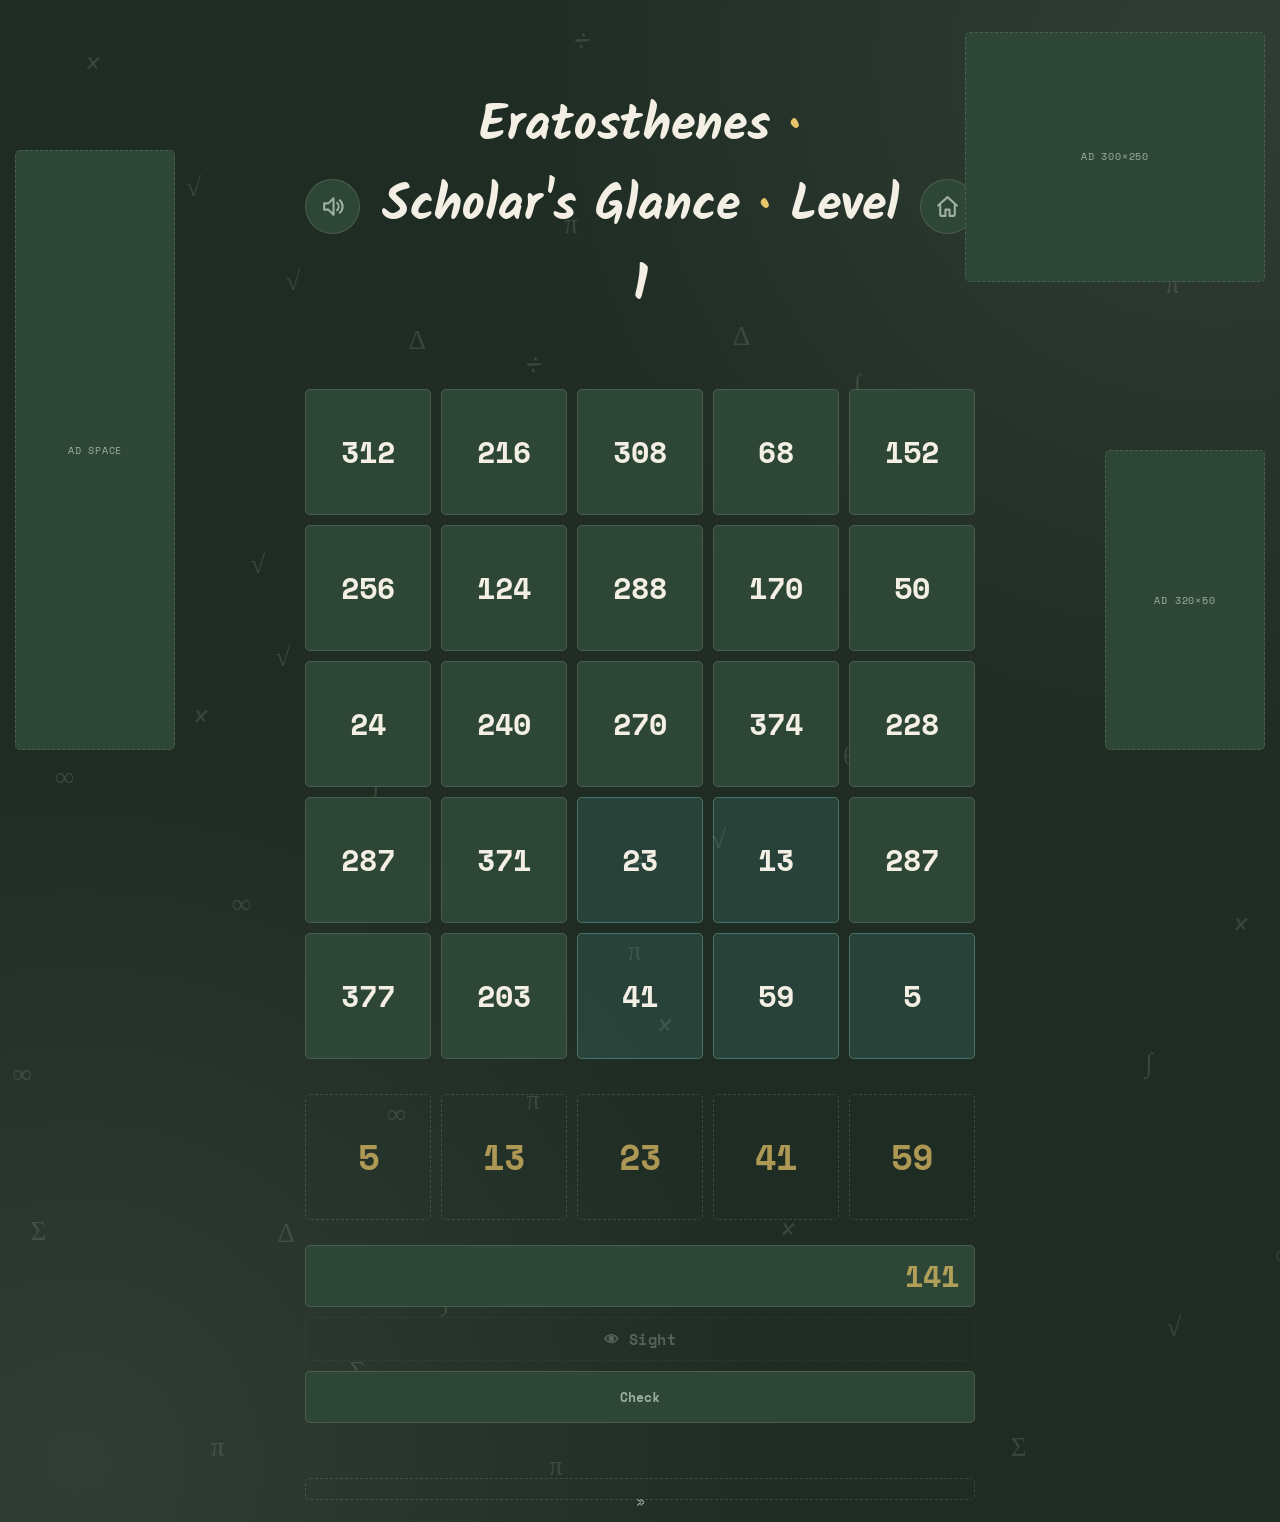
<file: eratostene_scholarsglance.html>
<!DOCTYPE html>
<html lang="en">
<head>
<meta charset="UTF-8">
<meta name="color-scheme" content="dark">
<meta name="viewport" content="width=device-width, initial-scale=1.0">
<title>Eratosthenes</title>
<link rel="preload" href="fonts/kalam-latin-700-normal.woff2" as="font" type="font/woff2" crossorigin>
<link rel="preload" href="fonts/space-mono-latin-400-normal.woff2" as="font" type="font/woff2" crossorigin>
<link rel="preload" href="fonts/space-mono-latin-700-normal.woff2" as="font" type="font/woff2" crossorigin>
<link rel="preload" href="fonts/work-sans-latin-400-normal.woff2" as="font" type="font/woff2" crossorigin>
<link rel="preload" href="fonts/work-sans-latin-500-normal.woff2" as="font" type="font/woff2" crossorigin>
<link rel="stylesheet" href="fonts/kalam.css">
<link rel="stylesheet" href="fonts/space-mono.css">
<link rel="stylesheet" href="fonts/work-sans.css">
<style>
  :root{
    --bg: #1E2C23;
    --bg-panel: #2E4636;
    --ink: #F3EFE4;
    --ink-dim: #9FB0A2;
    --yellow: #E8C468;
    --red: #C1554B;
    --rule: rgba(243,239,228,0.14);
  }
  *{ box-sizing:border-box; }
  html,body{
    margin:0; padding:0;
    background: var(--bg);
    color: var(--ink);
    font-family:'Work Sans', sans-serif;
    min-height:100vh;
  }
  body{
    background-image:
      radial-gradient(circle at 6% 96%, rgba(243,239,228,0.09), transparent 38%),
      radial-gradient(circle at 95% 4%, rgba(243,239,228,0.09), transparent 38%);
  }
  .wrap{
    max-width: min(1125px, calc(100% - 170px));
    margin: 0 auto;
    padding: calc(6vh + 32.7px) 1.5625rem 6vh;
    position: relative;
  }
  /* simboli decorativi di sfondo: statici (non si muovono, per non distrarre chi
     gioca), posizione casuale a ogni apertura pagina — che qui coincide sempre con
     ogni cambio livello, visto che la navigazione tra livelli ricarica la pagina intera */
  .math-constellation{
    position: absolute;
    inset: 0;
    width: 100%;
    height: 100%;
    z-index: 0;
    pointer-events: none;
  }
  .math-constellation text{
    font-family:'Kalam', cursive;
    font-size: 1.5625rem;
    fill: rgba(159, 176, 162, 0.20);
  }
  .wrap > .title-icon-row, .wrap > .instructions, .wrap > .rank-callout, .wrap > .level-layout{
    position: relative;
    z-index: 1;
  }
  h1{
    font-family:'Kalam', cursive;
    font-size: 3.125rem;
    margin: 0 0 0.625rem;
  }
  h1 .accent{ color: var(--yellow); }
  /* font-size del titolo, calcolato UNA VOLTA con le metriche vere del font Kalam Bold
     (misurato con fontkit, non a occhio) per il caso più largo di ogni fascia di cifre
     del livello — sostituisce la misura dal vero via JS (sizeTitleIconButtons), che
     faceva lo stesso conto ma a runtime con uno span di prova invisibile.
     Margine di sicurezza 3%, stesso valore che usava il JS originale. Solo desktop:
     su mobile il titolo ha già una sua dimensione fissa indipendente */
  @media (min-width: 901px){
    .lv-digits-1{ font-size: min(3.192rem, 3.1245rem, calc(3.0962rem * (100vw - 360px) / 928.54px)); }
    .lv-digits-2{ font-size: min(3.192rem, 3.0274rem, calc(3.0962rem * (100vw - 360px) / 958.32px)); }
  }
  /* stesso identico blocco di The Sieve/Prime Rush, così lo spazio riservato sopra la
     griglia è ESATTAMENTE lo stesso (badge/frase qui sono permanentemente nascosti via
     .no-rank: qui non esiste un sistema di rango, ma serve la stessa altezza per non
     spostare griglia/pannello rispetto agli altri due giochi) */
  .rank-callout{
    position: relative;
    height: 25px;
    margin: 0 0 0.9375rem;
    display: grid;
    grid-template-columns: 529px 1fr;
  }
  .rank-badge{
    position: absolute;
    grid-column: 2;
    top: 40px;
    left: 50%;
    transform: translateX(-50%);
    display: flex;
    align-items: center;
    justify-content: center;
    width: 410px; height: 40px;
    font-family:'Space Mono', monospace;
    font-size: 0.9375rem;
    font-weight:700;
    color: var(--bg);
    background: var(--circle-color, var(--yellow));
    border-radius: 5px;
    box-sizing: border-box;
  }
  .rank-phrase{
    position: absolute;
    grid-column: 2;
    top: calc(40px + 40px + 10px);
    left: 50%;
    transform: translateX(-50%);
    width: 410px;
    text-align: center;
    font-family:'Space Mono', monospace;
    font-size: 0.625rem;
    color: rgba(243,239,228,0.5);
  }
  .rank-callout.no-rank .rank-badge,
  .rank-callout.no-rank .rank-phrase{
    visibility: hidden;
  }
  @media (max-width: 1400px){
    .rank-callout{
      position: static;
      height: auto;
      display:flex; align-items:baseline; gap: 0.625rem; flex-wrap: nowrap;
    }
    .rank-badge{
      position: static;
      display:inline-block;
      width: auto; height: auto;
      flex-shrink: 0;
      padding: 0.3125rem 0.625rem;
      transform: none;
      grid-column: auto;
    }
    .rank-phrase{
      position: static;
      width: auto;
      flex: 1 1 auto;
      min-width: 0;
      text-align: left;
      font-size: 0.9375rem;
      color: var(--ink-dim);
      transform: none;
      grid-column: auto;
    }
  }
  .instructions{
    color: var(--ink-dim);
    font-size: 1.25rem;
    line-height:1.5;
    margin: 0 0 30px;
    text-align: center;
    white-space: nowrap;
  }

  .level-layout{
    display:grid;
    grid-template-columns: 529px 1fr;
    gap: 2.1875rem;
    align-items:stretch;
  }
  @media (max-width: 1400px){
    .level-layout{ grid-template-columns: 1fr; }
    .dev-skip-btn{ top: 100%; margin-top: 0.625rem; }
  }

  .grid{
    display:grid;
    grid-template-columns: repeat(5, 1fr);
    gap: 0.625rem;
  }
  .cell{
    position:relative;
    aspect-ratio:1;
    display:flex;
    align-items:center;
    justify-content:center;
    background: var(--bg-panel);
    border: 1px solid var(--rule);
    border-radius: 5px;
    font-family:'Space Mono', monospace;
    font-weight:700;
    font-size: 1.875rem;
    color: var(--ink);
    cursor:pointer;
    user-select:none;
    -webkit-tap-highlight-color: transparent;
    transition: background 0.15s ease, box-shadow 0.2s ease, border-color 0.2s ease;
  }
  /* solo per i test su Mathemory2: rivela in sfondo quali 5 celle sono davvero i primi
     scelti, senza bisogno di chiedere la soluzione — .selected/.hover restano sopra */
  .cell.answer-hint{
    background: rgba(95,168,160,0.18);
    border-color: rgba(95,168,160,0.5);
  }
  .cell:hover{
    background: rgba(232,196,104,0.22);
    box-shadow: 0 0 16px 3px rgba(232,196,104,0.48);
    border-color: rgba(232,196,104,0.75);
  }
  .cell.selected{
    color: #1C1F16;
    background: var(--circle-color, var(--yellow));
    border-color: var(--circle-color, var(--yellow));
    box-shadow:
      0 0 8px 1px var(--circle-color, var(--yellow)),
      0 0 20px 5px var(--circle-color, var(--yellow));
  }
  .cell svg{ display:none; }
  .cell circle{
    fill:none;
    stroke: var(--circle-color, var(--yellow));
    stroke-width: 3;
    stroke-linecap: round;
    stroke-dasharray: 169.6;
    stroke-dashoffset: 169.6;
    transition: stroke-dashoffset 0.35s ease;
  }
  .cell.selected circle{ stroke-dashoffset: 0; }
  /* meccanica di visibilità a tempo: il numero resta nel DOM (la cella è cliccabile
     come prima) ma diventa completamente invisibile sullo sfondo della cella stessa,
     non un'attenuazione parziale — nessuna scappatoia visiva */
  .cell.number-hidden{ color: transparent; }

  .side-panel{ display:flex; flex-direction:column; gap: 1.5625rem; }
  .picked-row{
    display:grid;
    grid-template-columns: repeat(5, 1fr);
    gap: 0.625rem;
  }
  .picked-chip{
    aspect-ratio: 1;
    display:flex;
    align-items:center;
    justify-content:center;
    font-family:'Space Mono', monospace;
    font-weight:700;
    color: var(--yellow);
    background: rgba(232,196,104,0.12);
    border-radius: 5px;
    font-size: 2.1875rem;
    transition: filter 0.2s ease; /* dal livello 35 in poi, il blur cresce/si azzera qui sopra */
  }
  .picked-chip.empty-slot{
    background: transparent;
    border: 1px dashed var(--rule);
    color: rgba(232,196,104,0.7); /* solo test Mathemory2: mostra il numero da trovare */
  }
  @media (min-width: 1401px){
    .side-panel > div:first-child{ margin-bottom: -0.9375rem; }
    .side-panel-wrap{ justify-content: center; } /* sostituisce alignSidePanel: centra .side-panel nell'altezza (già stretchata) del wrapper, senza bisogno di misurarla via JS */
  }

  .answer-row{ display:flex; flex-direction:column; gap: 0.625rem; }
  .answer-input-wrap{
    position: relative;
    background: var(--bg-panel);
    border: 1px solid var(--rule);
    border-radius: 5px;
    overflow: hidden;
  }
  /* solo per i test su Mathemory2: la somma corretta del livello, in trasparenza dentro
     la stessa casella dell'input — così non serve chiedere la soluzione in chat.
     In produzione questo elemento semplicemente non c'è (nessun dato da nascondere) */
  .answer-bg-hint{
    position: absolute;
    inset: 0;
    display: flex;
    align-items: center;
    justify-content: flex-end;
    padding: 0 0.9375rem;
    font-family:'Space Mono', monospace;
    font-weight: 700;
    font-size: clamp(1.1rem, 3.4vw, 1.9rem);
    color: rgba(232,196,104,0.7);
    pointer-events: none;
    overflow: hidden;
    white-space: nowrap;
  }
  input[type="number"]{
    position: relative;
    background: transparent;
    border: none;
    border-radius: 5px;
    color: var(--ink);
    font-family:'Space Mono', monospace;
    font-size: clamp(0.95rem, 2vw, 1.265rem);
    padding: 0.9375rem;
    width: 100%;
    box-sizing: border-box;
  }
  input[type="number"]:focus{ outline: 2px solid var(--yellow); outline-offset: 1px; }
  /* nasconde le freccette visive dello spinner nativo del browser sull'input
     numerico, solo su desktop: restano invariate le freccette della tastiera
     (ArrowUp/ArrowDown), gestite comunque nativamente dal browser */
  @media (min-width: 901px){
    input[type="number"]::-webkit-inner-spin-button,
    input[type="number"]::-webkit-outer-spin-button{
      -webkit-appearance: none;
      margin: 0;
    }
    input[type="number"]{ -moz-appearance: textfield; }
  }
  button.check{
    font-family:'Space Mono', monospace;
    font-weight:700;
    background: var(--yellow);
    color: var(--bg);
    border:none;
    border-radius: 5px;
    padding: 0.9375rem 1.5625rem;
    cursor:pointer;
  }
  button.check:hover{ background:#f0d488; }
  button.check:disabled{
    background: var(--bg-panel);
    color: var(--ink-dim);
    cursor: not-allowed;
    border: 1px solid var(--rule);
  }
  button.check.error{
    background: var(--red);
    color: var(--ink);
    cursor: not-allowed;
  }
  button.check.error:hover{ background: var(--red); }

  .feedback{ font-family:'Space Mono', monospace; font-size: 0.9375rem; min-height: 1.25rem; margin: 0; }
  .side-panel-wrap{ display:flex; flex-direction:column; position: relative; }
  .skip-sight-row{ display: contents; } /* su desktop non esiste come layout: skip e sight restano indipendenti come prima */
  .dev-skip-btn{
    position: absolute;
    left: 0;
    bottom: 0; /* si ancora da solo al fondo di .side-panel-wrap, ora davvero alto quanto la griglia grazie ad align-items:stretch — zero JS */
    display: block;
    width: 100%;
    padding: 0.625rem;
    font-family:'Space Mono', monospace;
    font-size: 0.9375rem;
    background: transparent;
    color: var(--ink-dim);
    border: 1px dashed var(--rule);
    border-radius: 5px;
    cursor: pointer;
    box-sizing: border-box;
  }
  .dev-skip-btn:hover{ border-color: var(--yellow); color: var(--yellow); }
  /* Sight: unica aggiunta rispetto alle altre modalità, una riga piena tra l'input e
     il Check (lo skip resta a parte, ancorato in overlay al fondo della griglia) */
  .sight-btn{
    font-family:'Space Mono', monospace;
    font-weight:700;
    font-size: 0.9375rem;
    letter-spacing: 0.03em;
    background: transparent;
    color: var(--ink-dim);
    border: 1px dashed var(--rule);
    border-radius: 5px;
    padding: 0.625rem;
    cursor: pointer;
    width: 100%;
    box-sizing: border-box;
    transition: border-color 0.15s ease, color 0.15s ease;
  }
  .sight-btn:hover:not(:disabled){ border-color: var(--yellow); color: var(--yellow); }
  .sight-btn:disabled{ opacity: 0.4; cursor: not-allowed; }
  .feedback.ok{ color: #9DC48C; }
  .feedback.bad{ color: var(--red); }

  .next-link{
    display:inline-block;
    margin-top: 0.625rem;
    font-family:'Space Mono', monospace;
    font-weight:700;
    color: var(--yellow);
    text-decoration:none;
  }

  .error-box{
    background: var(--bg-panel);
    border: 1px solid var(--red);
    border-radius: 5px;
    padding: 1.25rem;
    color: var(--ink-dim);
    font-size: 0.9375rem;
    line-height:1.6;
  }
  .error-box code{ color: var(--yellow); }

  .title-icon-row{
    display:flex;
    align-items:center;
    justify-content:space-between;
    gap: 0.9375rem;
    margin-bottom: 0.9375rem;
  }
  .title-icon-row h1{ margin: 0; flex: 1; min-width: 0; text-align: center; }
  .mobile-icon-btn{
    flex-shrink: 0;
    width: 55px;
    height: 55px;
    display: flex;
    align-items: center;
    justify-content: center;
    border: 1px solid var(--rule);
    border-radius: 50%;
    background: var(--bg-panel);
    color: var(--ink-dim);
    text-decoration: none;
    font-family:'Space Mono', monospace;
    font-size: 25px;
    cursor: pointer;
    transition: border-color 0.15s ease, color 0.15s ease, background 0.15s ease, box-shadow 0.2s ease;
  }
  .mobile-icon-btn:hover{
    color: var(--yellow);
    border-color: rgba(232,196,104,0.75);
    background: rgba(232,196,104,0.22);
    box-shadow: 0 0 16px 3px rgba(232,196,104,0.48);
  }

  /* --- spazio banner --- */
  .page-shell{
    min-height: 100vh;
    display:grid;
    grid-template-columns: 160px minmax(0,1fr) 160px;
    grid-template-areas: "adA content adB";
    gap: 1.25rem;
    max-width: 1980px;
    margin: 0 auto;
    align-items:start;
    padding: 0 0.9375rem;
    position: relative;
  }
  .ad-a{ position: sticky; top: calc(50vh - 300px); width: 160px; height: 600px; border: 1px dashed var(--rule); border-radius: 5px; background: var(--bg-panel); display:flex; align-items:center; justify-content:center; font-family:'Space Mono', monospace; font-size:0.625rem; letter-spacing:0.08em; text-transform:uppercase; color: var(--ink-dim); grid-area: adA; z-index: 1; }
  .ad-b-wrapper{ grid-area: adB; position: relative; align-self: stretch; z-index: 1; }
  .ad-top-rect{
    position: absolute;
    top: 3.5vh;
    right: 0;
    width: 300px;
    height: 250px;
    border: 1px dashed var(--rule);
    border-radius: 5px;
    background: var(--bg-panel);
    display:flex;
    align-items:center;
    justify-content:center;
    font-family:'Space Mono', monospace;
    font-size:0.625rem;
    letter-spacing:0.08em;
    text-transform:uppercase;
    color: var(--ink-dim);
  }
  .ad-side-small{
    position: sticky;
    top: 50vh;
    width: 160px;
    height: 300px;
    border: 1px dashed var(--rule);
    border-radius: 5px;
    background: var(--bg-panel);
    display:flex;
    align-items:center;
    justify-content:center;
    font-family:'Space Mono', monospace;
    font-size:0.625rem;
    letter-spacing:0.08em;
    text-transform:uppercase;
    color: var(--ink-dim);
  }
  .content-col{ grid-area: content; min-width:0; position: relative; z-index: 1; }

  @media (max-width: 900px){
    html, body{
      overflow: hidden;
      height: 100%;
      overscroll-behavior: none;
    }
    .page-shell{
      min-height: 100vh;
      grid-template-columns: 1fr;
      grid-template-areas: "content";
      padding: 0;
      max-width: 100%;
    }
  }

  @media (min-width: 901px) and (max-width: 1400px), (max-height: 800px){
    .instructions{ display: none; }
  }

  /* ============================================================
     SOLO MOBILE: da qui in giù, correzioni isolate,
     non toccano in alcun modo lo stile desktop sopra.
     ============================================================ */
  @media (max-width: 900px){
    /* i 2 banner (sopra e sotto) restano sempre visibili, fissi, "tagliano" la pagina */
    .ad-a{
      position: fixed;
      top: 0; left: 0; right: 0;
      bottom: auto;
      width: 320px;
      height: 50px;
      margin: 0 auto;
      z-index: 9000;
    }
    .ad-b-wrapper{ display: contents; }
    .ad-top-rect{ display: none; }
    .ad-side-small{
      position: fixed;
      top: auto;
      bottom: 0; left: 0; right: 0;
      width: 320px;
      height: 50px;
      margin: 0 auto;
      z-index: 9000;
    }
    .content-col{
      padding-top: 50px;
      padding-bottom: 50px;
      min-height: 100vh;
      min-height: 100dvh;
      box-sizing: border-box;
    }

    /* il contenitore centrale: larghezza minore del 100%, margini automatici, un solo metodo di centraggio */
    .wrap{
      width: 92%;
      max-width: 480px;
      margin: 0 auto;
      padding: 2vh 0 3vh;
      box-sizing: border-box;
    }

    /* titolo: due righe centrate, pulsanti icona ai lati (dimensioni ridotte per mobile) */
    .title-icon-row{
      gap: 0.625rem;
      margin-bottom: -0.3125rem;
      width: 100%;
    }
    .title-icon-row h1{
      font-size: 0.625rem;
      text-align: center;
    }
    .mobile-icon-btn{
      width: 45px;
      height: 45px;
      font-size: 1.25rem;
    }
    .mobile-icon-btn:active{ background: var(--rule); }

    .instructions{ display: none; } /* niente spazio per il paragrafo lungo qui, il titolo basta */
    .rank-callout{
      flex-direction: column;
      align-items: center;
      width: 100%;
      min-height: 0;
      gap: 0.3125rem;
      margin-bottom: 0.625rem;
    }
    .rank-badge{ font-size: 0.625rem; padding: 0.3125rem 0.625rem; flex-shrink: 0; }
    .rank-phrase{ font-size: 0.3125rem; width: 100%; text-align: center; margin-top: 0; }

    /* niente più colonne fisse: un blocco solo, la griglia occupa tutta la larghezza del contenitore */
    .level-layout{
      display: block;
      width: 100%;
    }
    .grid{
      display: grid;
      grid-template-columns: repeat(5, 1fr);
      gap: 0.3125rem;
      width: 100%;
      margin-bottom: 0.625rem;
    }
    .cell{ font-size: 1.5625rem; }

    .side-panel{
      display: grid;
      grid-template-columns: 1fr 3.4rem;
      grid-template-rows: auto auto auto;
      column-gap: 0.625rem;
      row-gap: 0.625rem;
      width: 100%;
      margin-top: 0.625rem;
    }
    .side-panel > div:first-child{ grid-column: 1; grid-row: 2; }
    .answer-row{ display: contents; }
    .answer-row .answer-input-wrap{
      grid-column: 1;
      grid-row: 1;
      width: calc(50% - 0.3125rem);
      justify-self: start;
    }
    /* qui, solo su mobile, il contenitore torna "reale": taglia in due lo spazio che
       prima era tutto dello skip — sinistra Sight, destra skip, separati da un gap */
    .skip-sight-row{
      display: flex;
      gap: 0.3125rem;
      grid-column: 1;
      grid-row: 1;
      justify-self: end;
      width: calc(50% - 0.3125rem);
      box-sizing: border-box;
    }
    .sight-btn{
      flex: 1 1 0;
      min-width: 0;
      height: 100%;
      display: flex;
      align-items: center;
      justify-content: center;
      font-size: 0.625rem;
      padding: 0.3125rem;
      box-sizing: border-box;
    }
    .dev-skip-btn{
      flex: 1 1 0;
      min-width: 0;
      position: static;
      margin-top: 0;
      height: 100%;
      display: flex;
      align-items: center;
      justify-content: center;
      font-size: 1.25rem;
      box-sizing: border-box;
    }
    .answer-row button.check{
      grid-column: 2;
      grid-row: 1 / 3;
      display: flex;
      align-items: center;
      justify-content: center;
      padding: 0.3125rem;
      height: 100%;
    }
    .answer-row button.check .check-label{
      display: block;
      line-height: 1.15;
      text-align: center;
    }
    .feedback{ grid-column: 1 / 3; grid-row: 3; }

    .picked-row{
      position: relative;
      display: grid;
      grid-template-columns: repeat(5, 1fr);
      gap: 0.3125rem;
      min-height: 2.1875rem;
      padding: 0.3125rem 0.3125rem 0.3125rem;
      width: 100%;
      box-sizing: border-box;
    }
    .picked-chip{
      font-size: 1.25rem;
      text-align: center;
      border: 1px solid var(--rule);
      border-radius: 5px;
    }
    .picked-chip.empty-slot{
      background: transparent;
      border-style: dashed;
      color: rgba(232,196,104,0.7);
    }
    input[type="number"]{ font-size: 0.9375rem; padding: 0.625rem 0.625rem; width: 100%; box-sizing: border-box; }
  }  /* --- blocco orizzontale: nasconde tutto e mostra un avviso finché il telefono non torna verticale --- */
  .rotate-lock-overlay{ display: none; }
  @media (orientation: landscape) and (max-width: 900px), (orientation: landscape) and (max-height: 500px){
    .rotate-lock-overlay{
      display: flex;
      position: fixed;
      inset: 0;
      z-index: 9999;
      background: var(--bg);
      color: var(--ink);
      align-items: center;
      justify-content: center;
      text-align: center;
      padding: 1.875rem;
      font-family:'Space Mono', monospace;
      font-size: 0.9375rem;
    }
    .page-shell{ display: none; }
  }
  /* --- popup di fine gara (Livello 100) --- */
  .modal-overlay{
    display:none;
    position: fixed;
    inset: 0;
    background: rgba(0,0,0,0.55);
    z-index: 10000;
    align-items:center;
    justify-content:center;
    padding: 1.5625rem;
    box-sizing: border-box;
  }
  .modal-overlay.visible{ display:flex; }
  .modal-card{
    background: var(--bg-panel);
    border: 1px solid var(--rule);
    border-radius: 10px;
    padding: 1.875rem;
    max-width: 480px;
    width: 100%;
    text-align:center;
    box-sizing: border-box;
  }
  .modal-card h3{
    font-family:'Kalam', cursive;
    font-size: 1.5625rem;
    margin: 0 0 0.9375rem;
    color: var(--ink);
  }
  .modal-card p{
    font-family:'Space Mono', monospace;
    font-size: 0.9375rem;
    color: var(--ink-dim);
    margin: 0 0 1.25rem;
    line-height: 1.5;
  }
  .modal-card input[type="text"]{
    width: 100%;
    box-sizing: border-box;
    background: var(--bg);
    border: 1px solid var(--rule);
    border-radius: 5px;
    color: var(--ink);
    font-family:'Space Mono', monospace;
    font-size: 0.9375rem;
    padding: 0.625rem;
    margin-bottom: 1.25rem;
  }
  .modal-card input[type="text"]:focus{ outline: 2px solid var(--yellow); outline-offset: 1px; }
  .finish-stat{
    background: var(--bg);
    border: 1px solid var(--rule);
    border-radius: 10px;
    padding: 0.9375rem 0.9375rem;
    margin: 0 0 1.25rem;
    display: flex;
    flex-direction: column;
    gap: 0.3125rem;
  }
  .finish-stat-label{
    font-family:'Space Mono', monospace;
    font-size: 0.625rem;
    letter-spacing: 0.06em;
    text-transform: uppercase;
    color: var(--ink-faint);
  }
  .finish-stat-value{
    font-family:'Space Mono', monospace;
    font-weight: 700;
    font-size: 1.25rem;
    color: var(--yellow);
  }
  .finish-input-block{ margin-bottom: 1.25rem; }
  .finish-instruction{
    font-family:'Space Mono', monospace;
    font-size: 0.9375rem;
    color: var(--ink-dim);
    margin: 0 0 0.9375rem;
    line-height: 1.5;
  }
  .finish-input-block input[type="text"]{ margin-bottom: 0.625rem; }
  .modal-footnotes{
    margin-top: 0.9375rem;
    padding-top: 0.9375rem;
    border-top: 1px solid var(--rule);
    display: flex;
    flex-direction: column;
    gap: 0.625rem;
  }
  .modal-footnotes p{
    font-family:'Space Mono', monospace;
    font-size: 0.625rem;
    color: var(--ink-faint);
    line-height: 1.4;
    text-align: left;
    margin: 0;
  }
  .modal-buttons{
    display:flex;
    justify-content:center;
    gap: 0.9375rem;
  }
  .modal-btn{
    font-family:'Space Mono', monospace;
    font-weight:700;
    font-size: 0.9375rem;
    border: none;
    border-radius: 5px;
    padding: 0.625rem 1.875rem;
    cursor:pointer;
  }
  .modal-btn.yes{ background: var(--yellow); color: var(--bg); }
  .modal-btn.no{ background: transparent; color: var(--ink-dim); border: 1px solid var(--rule); }

  .audio-slider-row{
    display: flex;
    align-items: center;
    gap: 0.9375rem;
    margin-bottom: 0.9375rem;
  }
  .audio-slider-row label{
    font-family:'Work Sans', sans-serif;
    font-size: 0.9375rem;
    color: var(--ink-dim);
    width: 5.9375rem;
    flex-shrink: 0;
  }
  .audio-slider-row input[type="range"]{
    flex: 1;
    accent-color: var(--yellow);
  }
  .audio-slider-row span{
    font-family:'Space Mono', monospace;
    font-size: 0.9375rem;
    color: var(--ink);
    width: 3.125rem;
    flex-shrink: 0;
    text-align: right;
  }
  .audio-toggle-btn{ cursor: pointer; }
  .mobile-icon-btn svg{ width: 25px; height: 25px; }
  #mobileSkipBtn svg{ width: 25px; height: 25px; } /* icona volume: +10% rispetto alla casetta */
  /* stato "acceso" del volume (audio non muto): stessa illuminazione dei numeri
     selezionati nella griglia, l'icona resta sempre la stessa, cambia solo questo */
  .audio-toggle-btn.audio-on{
    color: #1C1F16;
    background: var(--yellow);
    border-color: var(--yellow);
    box-shadow: 0 0 8px 1px var(--yellow), 0 0 20px 5px var(--yellow);
  }
  .modal-note{
    font-family:'Space Mono', monospace;
    font-size: 0.625rem;
    color: var(--ink-faint);
    margin-top: 0.9375rem;
  }
  .nickname-hint{
    font-family:'Space Mono', monospace;
    font-size: 0.625rem;
    color: var(--ink-faint);
    margin: 0.3125rem 0 0;
  }
  /* popup di fine run (nickname): ingrandito x1.25 su desktop, scoped a #finishModal
     per non toccare devSkipModal e gli altri popup che condividono le stesse classi.
     Solo desktop: il mobile mantiene la sua gabbia fissa dedicata (vedi media query
     sotto) e non viene toccato da questa regola */
  #finishModal .modal-card{ max-width: 450px; padding: 1.875rem; }
  #finishModal .modal-card h3{ font-size: 1.875rem; margin: 0 0 1.25rem; }
  #finishModal .modal-card p{ font-size: 0.9375rem; margin: 0 0 1.25rem; }
  #finishModal .modal-card input[type="text"]{ font-size: 0.9375rem; padding: 0.625rem; margin-bottom: 1.25rem; }
  #finishModal .finish-stat{ padding: 0.9375rem 0.9375rem; margin: 0 0 1.25rem; }
  #finishModal .finish-stat-label{ font-size: 0.625rem; }
  #finishModal .finish-stat-value{ font-size: 1.25rem; }
  #finishModal .finish-input-block{ margin-bottom: 1.25rem; }
  #finishModal .finish-instruction{ font-size: 0.9375rem; margin: 0 0 0.625rem; }
  #finishModal .modal-footnotes{ margin-top: 0.9375rem; padding-top: 0.9375rem; gap: 0.625rem; }
  #finishModal .modal-footnotes p{ font-size: 0.9375rem; }
  #finishModal .modal-buttons{ gap: 0.9375rem; }
  #finishModal .modal-btn{ font-size: 0.9375rem; padding: 0.625rem 1.5625rem; }
  #finishModal .modal-note{ font-size: 0.625rem; margin-top: 0.625rem; }
  #finishModal .nickname-hint{ font-size: 0.625rem; margin: 0.3125rem 0 0; }
  /* popup di fine run su mobile: dimensione naturale in base al contenuto (non più
     una gabbia fissa tra due percentuali), centrato dall'overlay come fa già di
     default. max-height/overflow-y restano come rete di sicurezza per schermi molto
     piccoli o testo eccezionalmente lungo, non come soluzione primaria */
  @media (max-width: 900px){
    #finishModal .modal-card{
      max-width: calc(100% - 1.875rem);
      width: auto;
      max-height: 85vh;
      overflow-y: auto;
      padding: 0.9375rem;
      box-sizing: border-box;
    }
    #finishModal .modal-card h3{ font-size: 1.25rem; margin: 0 0 0.625rem; }
    #finishModal .modal-card p{ font-size: 0.625rem; margin: 0 0 0.625rem; line-height: 1.35; }
    #finishModal .modal-card input[type="text"]{ font-size: 0.9375rem; padding: 0.625rem; margin-bottom: 0.625rem; }
    #finishModal .finish-stat{ padding: 0.625rem 0.625rem; margin: 0 0 0.625rem; gap: 0rem; }
    #finishModal .finish-stat-label{ font-size: 0.625rem; }
    #finishModal .finish-stat-value{ font-size: 0.9375rem; }
    #finishModal .finish-input-block{ margin-bottom: 0.625rem; }
    #finishModal .finish-instruction{ font-size: 0.625rem; margin: 0 0 0.3125rem; line-height: 1.35; }
    #finishModal .finish-input-block input[type="text"]{ margin-bottom: 0.3125rem; }
    #finishModal .modal-footnotes{ margin-top: 0.625rem; padding-top: 0.625rem; gap: 0.3125rem; }
    #finishModal .modal-footnotes p{ font-size: 0.625rem; line-height: 1.3; }
    #finishModal .modal-buttons{ gap: 0.625rem; }
    #finishModal .modal-btn{ font-size: 0.9375rem; padding: 0.625rem 1.25rem; }
    #finishModal .modal-note{ font-size: 0.625rem; margin-top: 0.3125rem; }
    #finishModal .nickname-hint{ font-size: 0.625rem; margin: 0.3125rem 0 0; }
  }
</style>
</head>
<body>

<audio id="bgMusic" src="https://pub-312772d8d5f64507a7ad27b167cd19c4.r2.dev/eratostene_thesieve.mp3" loop preload="none"></audio>

<div class="rotate-lock-overlay">Please rotate your device back to portrait to continue.</div>

<div class="modal-overlay" id="finishModal">
  <div class="modal-card">
    <h3 data-en="🎉 You finished the race!" data-it="🎉 Hai finito la gara!">🎉 You finished the race!</h3>
    <div class="finish-stat">
      <span class="finish-stat-label" data-en="Your total race time" data-it="Il tuo tempo totale di gara">Your total race time</span>
      <span class="finish-stat-value" id="finishTotalTime"></span>
    </div>
    <div class="finish-input-block">
      <p class="finish-instruction" data-en="Enter a nickname to be remembered for this race — it will be sent for the leaderboard." data-it="Inserisci un nickname per essere ricordato in questa gara: verrà inviato per la classifica.">Enter a nickname to be remembered for this race — it will be sent for the leaderboard.</p>
      <input type="text" id="finishNickname" maxlength="12" placeholder="Your nickname" data-placeholder-en="Your nickname" data-placeholder-it="Il tuo nickname">
      <p class="nickname-hint" data-en="3 to 12 characters. Letters, numbers, spaces, - _ . only (any language/alphabet is fine)." data-it="Da 3 a 12 caratteri. Solo lettere, numeri, spazi, - _ . (qualsiasi lingua/alfabeto va bene).">3 to 12 characters. Letters, numbers, spaces, - _ . only (any language/alphabet is fine).</p>
    </div>
    <div class="modal-buttons">
      <button type="button" class="modal-btn yes" id="finishConfirmBtn" data-en="Confirm" data-it="Conferma">Confirm</button>
      <button type="button" class="modal-btn no" id="finishSkipBtn" data-en="Skip" data-it="Salta">Skip</button>
    </div>
    <p class="modal-note" id="finishNote"></p>
    <div class="modal-footnotes">
      <p data-en="📸 Tip: screenshot this screen if you get a new record — submissions can occasionally fail to go through." data-it="📸 Consiglio: fai uno screenshot di questa schermata se ottieni un nuovo record: a volte l'invio non va a buon fine.">📸 Tip: screenshot this screen if you get a new record — submissions can occasionally fail to go through.</p>
      <p data-en="⚠️ Nicknames containing &quot;sakrem&quot; (any case or variant) are reserved for testing and auto-removed after 5 minutes." data-it="⚠️ I nickname che contengono &quot;sakrem&quot; (in qualsiasi variante) sono riservati ai test e vengono rimossi automaticamente dopo 5 minuti.">⚠️ Nicknames containing "sakrem" (any case or variant) are reserved for testing and auto-removed after 5 minutes.</p>
    </div>
  </div>
</div>

<div class="modal-overlay" id="devSkipModal">
  <div class="modal-card" style="position:relative;">
    <button type="button" id="devSkipCloseBtn" aria-label="Close" style="position:absolute; top:0.7rem; right:0.7rem; width:2rem; height:2rem; border-radius:50%; border:none; background:var(--bg); color:var(--ink); font-size:1rem; cursor:pointer; display:flex; align-items:center; justify-content:center;">✕</button>
    <div class="modal-buttons" style="flex-direction:column;">
      <button type="button" class="modal-btn yes" id="devSkip1Btn">+1</button>
      <button type="button" class="modal-btn yes" id="devSkip10Btn">+10</button>
      <button type="button" class="modal-btn yes" id="devSkip50Btn">50</button>
      <button type="button" class="modal-btn no" id="devSkipResetBtn">Reset</button>
    </div>
  </div>
</div>


<div class="page-shell">
  <svg class="math-constellation" viewBox="0 0 1000 900" preserveAspectRatio="xMidYMid slice" aria-hidden="true">
      <text x="848" y="288" text-anchor="middle">π</text>
      <text x="363" y="232" text-anchor="middle">√</text>
      <text x="276" y="227" text-anchor="middle">Σ</text>
      <text x="872" y="147" text-anchor="middle">∞</text>
      <text x="329" y="517" text-anchor="middle">∫</text>
      <text x="601" y="656" text-anchor="middle">Δ</text>
      <text x="706" y="542" text-anchor="middle">θ</text>
      <text x="32" y="316" text-anchor="middle">×</text>
      <text x="59" y="539" text-anchor="middle">÷</text>
      <text x="206" y="841" text-anchor="middle">π</text>
      <text x="862" y="225" text-anchor="middle">√</text>
      <text x="549" y="427" text-anchor="middle">Σ</text>
      <text x="217" y="369" text-anchor="middle">∞</text>
      <text x="359" y="150" text-anchor="middle">∫</text>
      <text x="119" y="594" text-anchor="middle">Δ</text>
      <text x="576" y="510" text-anchor="middle">θ</text>
      <text x="226" y="103" text-anchor="middle">×</text>
      <text x="112" y="234" text-anchor="middle">÷</text>
      <text x="743" y="603" text-anchor="middle">π</text>
      <text x="952" y="478" text-anchor="middle">√</text>
      <text x="639" y="751" text-anchor="middle">Σ</text>
      <text x="581" y="108" text-anchor="middle">∞</text>
      <text x="132" y="850" text-anchor="middle">∫</text>
      <text x="754" y="787" text-anchor="middle">Δ</text>
      <text x="247" y="790" text-anchor="middle">θ</text>
      <text x="502" y="111" text-anchor="middle">×</text>
      <text x="968" y="830" text-anchor="middle">÷</text>
      <text x="833" y="580" text-anchor="middle">π</text>
      <text x="139" y="308" text-anchor="middle">√</text>
      <text x="485" y="672" text-anchor="middle">Σ</text>
      <text x="154" y="389" text-anchor="middle">∞</text>
      <text x="878" y="820" text-anchor="middle">∫</text>
      <text x="443" y="799" text-anchor="middle">Δ</text>
      <text x="573" y="283" text-anchor="middle">θ</text>
      <text x="254" y="616" text-anchor="middle">×</text>
      <text x="785" y="171" text-anchor="middle">÷</text>
      <text x="816" y="853" text-anchor="middle">π</text>
      <text x="423" y="43" text-anchor="middle">√</text>
      <text x="65" y="83" text-anchor="middle">Σ</text>
      <text x="70" y="793" text-anchor="middle">∞</text>
      <text x="956" y="606" text-anchor="middle">∫</text>
      <text x="87" y="696" text-anchor="middle">Δ</text>
      <text x="512" y="738" text-anchor="middle">θ</text>
      <text x="700" y="127" text-anchor="middle">×</text>
      <text x="967" y="391" text-anchor="middle">÷</text>
      <text x="455" y="619" text-anchor="middle">π</text>
      <text x="843" y="522" text-anchor="middle">√</text>
      <text x="956" y="57" text-anchor="middle">Σ</text>
      <text x="747" y="38" text-anchor="middle">∞</text>
      <text x="934" y="168" text-anchor="middle">∫</text>
      <text x="443" y="419" text-anchor="middle">π</text>
      <text x="234" y="643" text-anchor="middle">√</text>
      <text x="213" y="265" text-anchor="middle">Σ</text>
      <text x="284" y="166" text-anchor="middle">∞</text>
      <text x="808" y="118" text-anchor="middle">∫</text>
    </svg>
  <div class="ad-a" aria-hidden="true">Ad space</div>

  <div class="content-col">
  <div class="wrap" id="wrap">
    <div class="title-icon-row">
      <button type="button" class="mobile-icon-btn audio-toggle-btn" id="mobileSkipBtn" aria-label="Sound"><svg viewBox="0 0 24 24" fill="none" stroke="currentColor" stroke-width="2" stroke-linecap="round" stroke-linejoin="round"><path d="M4 9v6h4l5 5V4L8 9H4z"/><path d="M16.5 8.5a5 5 0 0 1 0 7"/><path d="M19 6a8 8 0 0 1 0 12"/></svg></button>
      <h1 id="levelTitle"></h1>
      <a class="mobile-icon-btn" id="homeBtn" href="index.html" aria-label="Home"><svg viewBox="0 0 24 24" fill="none" stroke="currentColor" stroke-width="2" stroke-linecap="round" stroke-linejoin="round"><path d="M3 11l9-8 9 8"/><path d="M5 10v10a1 1 0 0 0 1 1h4v-6h4v6h4a1 1 0 0 0 1-1V10"/></svg></a>
    </div>
    <p class="instructions" data-en="Tap every prime you can find. They'll drop into the box on the side to help you add them up. Then write the total." data-it="Tocca ogni numero primo che riesci a trovare. Cadranno nella casella laterale per aiutarti a sommarli. Poi scrivi il totale.">Tap every prime you can find. They'll drop into the box on the side to help you add them up. Then write the total.</p>
    <div class="rank-callout no-rank"><span class="rank-badge">Placeholder rank</span><span class="rank-phrase">Placeholder phrase text goes here.</span></div>
    <div class="level-layout" id="levelLayout">
      <p style="color:var(--ink-dim); font-family:'Space Mono', monospace; font-size:0.85rem;">Loading level…</p>
    </div>
  </div>
  </div>

  <div class="ad-b-wrapper">
    <div class="ad-top-rect" aria-hidden="true">Ad 300×250</div>
    <div class="ad-side-small" aria-hidden="true">Ad 320×50</div>
  </div>
</div>

<script>
  // il browser normalmente ripristina da solo la posizione di scroll di prima al refresh
  // della pagina: su mobile, dove lo scroll e' del tutto bloccato (vedi touchmove qui sotto),
  // se quella posizione non era zero la pagina resta "incastrata" li per sempre, senza modo
  // di scorrere per sistemarla. Disattivo il ripristino automatico e forzo zero il prima possibile
  if ('scrollRestoration' in history) history.scrollRestoration = 'manual';
  window.scrollTo(0, 0);
  window.addEventListener('pageshow', () => { window.scrollTo(0, 0); });

  // schermata bloccata su mobile: non deve scorrere in nessuna direzione (tutto
  // dovrebbe già stare nella schermata grazie al ridimensionamento). L'overflow:hidden
  // via CSS non basta sempre (es. il "rimbalzo" di iOS Safari), quindi blocco anche
  // il gesto stesso qui. Solo su mobile, non tocca in alcun modo il desktop
  if (window.innerWidth <= 900){
    document.addEventListener('touchmove', (e) => { e.preventDefault(); }, { passive: false });
  }

  // simboli di sfondo: statici (nessun movimento), ma con posizione casuale a ogni
  // apertura pagina — un "seed" diverso genera una nuova disposizione ogni volta,
  // incluso ogni cambio livello (che qui ricarica sempre la pagina intera). Chiamata
  // solo DOPO che la griglia vera è stata riempita (vedi renderLevel): misurarla
  // prima darebbe l'altezza del solo segnaposto "Loading level…", non quella reale
  function randomizeConstellation(){
    const svg = document.querySelector('.math-constellation');
    if (!svg) return;
    function mulberry32(seed){
      return function(){
        seed |= 0; seed = seed + 0x6D2B79F5 | 0;
        let t = Math.imul(seed ^ seed >>> 15, 1 | seed);
        t = t + Math.imul(t ^ t >>> 7, 61 | t) ^ t;
        return ((t ^ t >>> 14) >>> 0) / 4294967296;
      };
    }
    const seed = (Date.now() ^ (Math.random() * 0xFFFFFFFF)) | 0;
    const rand = mulberry32(seed);

    // viewBox calcolato dalla dimensione vera del contenitore (non più un 1000×900
    // fisso): con quel valore fisso, su un contenitore più alto che largo come
    // questa pagina, "xMidYMid slice" ritagliava una fetta orizzontale strettissima
    // del viewBox, lasciando i simboli confinati in una banda verticale sottile
    const wrapEl = svg.closest('.page-shell') || svg.parentElement;
    const vbWidth = wrapEl.clientWidth || window.innerWidth;
    const vbHeight = wrapEl.clientHeight || window.innerHeight;
    svg.setAttribute('viewBox', `0 0 ${vbWidth} ${vbHeight}`);
    const marginX = Math.min(30, vbWidth * 0.03);
    const marginY = Math.min(30, vbHeight * 0.03);

    // qui i simboli sono FERMI (a differenza dell'index, dove si muovono): due nati
    // vicini resterebbero ammucchiati per sempre, quindi ognuno viene ripescato
    // finché non trova un punto abbastanza lontano da tutti quelli già piazzati
    const minDist = 70;
    const placed = [];
    svg.querySelectorAll('text').forEach(el => {
      let x, y, tries = 0;
      do {
        x = marginX + rand() * (vbWidth - marginX * 2);
        y = marginY + rand() * (vbHeight - marginY * 2);
        tries++;
      } while (tries < 40 && placed.some(p => Math.hypot(p.x - x, p.y - y) < minDist));
      placed.push({ x, y });
      el.setAttribute('x', x.toFixed(0));
      el.setAttribute('y', y.toFixed(0));
    });
  }

  const params = new URLSearchParams(window.location.search);
  const levelNum = parseInt(params.get('n')) || 1;
  const LAST_TIME_KEY = 'erato_scholarsglance_last_time';
  const TOTAL_TIME_KEY = 'erato_scholarsglance_total_race_time';
  const SESSION_OPEN_KEY = 'erato_scholarsglance_session_open';
  const HEARTBEAT_KEY = 'erato_scholarsglance_heartbeat_seconds';

  // se all'apertura di QUALUNQUE livello troviamo una sessione rimasta "aperta" dalla volta scorsa
  // (nessuna uscita pulita rilevata: pagina chiusa bruscamente), deposito onestamente l'ultimo tempo
  // conosciuto — Prime Rush non applica penalità, è una classifica libera senza limiti di tempo per tentativo
  if (localStorage.getItem(SESSION_OPEN_KEY) === 'true'){
    const lastHeartbeat = parseFloat(localStorage.getItem(HEARTBEAT_KEY)) || 0;
    const prevTotal = parseFloat(localStorage.getItem(TOTAL_TIME_KEY)) || 0;
    localStorage.setItem(TOTAL_TIME_KEY, (prevTotal + lastHeartbeat).toFixed(1));
  }
  localStorage.removeItem(SESSION_OPEN_KEY);
  localStorage.removeItem(HEARTBEAT_KEY);
  const ACC_CORRECT_KEY = 'erato_scholarsglance_acc_correct';
  const ACC_TOTAL_KEY = 'erato_scholarsglance_acc_total';
  const wrap = document.getElementById('wrap');

  // --- 3 effetti sonori: cerchio (selezione), giusto, sbagliato ---
  // i file mp3 devono stare nella stessa cartella/repo di questo file
  // --- 3 effetti sonori via Web Audio API: latenza minima, decodificati in memoria in anticipo ---
  const audioCtx = new (window.AudioContext || window.webkitAudioContext)();
  const soundBuffers = {};
  const pendingSounds = new Set(); // suoni richiesti prima che il file finisse di caricare: li suono appena pronti
  function loadSound(name, url){
    fetch(url)
      .then(res => res.arrayBuffer())
      .then(data => audioCtx.decodeAudioData(data))
      .then(buffer => {
        soundBuffers[name] = buffer;
        if (pendingSounds.has(name)){
          pendingSounds.delete(name);
          playSound(name); // richiesto troppo presto: lo suono ora, con un po' di ritardo ma non perso
        }
      })
      .catch(() => {}); // se il file manca o non si carica, il gioco funziona comunque senza audio
  }
  loadSound('pad', 'https://pub-312772d8d5f64507a7ad27b167cd19c4.r2.dev/eratostene_pad.mp3');
  loadSound('right', 'https://pub-312772d8d5f64507a7ad27b167cd19c4.r2.dev/eratostene_right.mp3');
  loadSound('wrong', 'https://pub-312772d8d5f64507a7ad27b167cd19c4.r2.dev/eratostene_wrong.mp3');
  loadSound('winner', 'https://pub-312772d8d5f64507a7ad27b167cd19c4.r2.dev/eratostene_winner.mp3');
  loadSound('tap', 'https://pub-312772d8d5f64507a7ad27b167cd19c4.r2.dev/tap.mp3'); // suono generico, riusabile per la maggior parte dei pulsanti della pagina

  let currentPadSource = null;
  // volume specifico per singolo suono, sopra a quello scelto con la barra effetti
  // (o il 100% di default su mobile, dove la barra non c'e): 1 = nessuna modifica.
  // Ogni suono puo avere un valore diverso per PC e per mobile (o un solo numero,
  // se deve valere uguale su entrambi)
  const SOUND_LEVELS = { pad: { desktop: 1, mobile: 0.7 }, winner: { desktop: 1, mobile: 1.1 } };
  function getSoundLevel(name){
    const level = SOUND_LEVELS[name];
    if (level === undefined) return 1;
    if (typeof level === 'number') return level;
    const isMobileNow = window.innerWidth <= 900;
    const value = isMobileNow ? level.mobile : level.desktop;
    return typeof value === 'number' ? value : 1;
  }

  function playSound(name){
    const buffer = soundBuffers[name];
    if (!buffer){
      pendingSounds.add(name); // non ancora decodificato: lo riprovo quando il file finisce di caricare
      return;
    }
    if (window.MathemoryAudio && window.MathemoryAudio.isMuted()) return;
    if (audioCtx.state === 'suspended') audioCtx.resume();

    // solo per il suono di selezione (pad): fermo l'istanza precedente, niente sovrapposizioni da tap veloci
    if (name === 'pad' && currentPadSource){
      try { currentPadSource.stop(); } catch(e){}
    }

    const source = audioCtx.createBufferSource();
    source.buffer = buffer;
    const gainNode = audioCtx.createGain();
    const baseVolume = window.MathemoryAudio ? window.MathemoryAudio.getSfxVolume() : 1;
    gainNode.gain.value = baseVolume * getSoundLevel(name);
    source.connect(gainNode);
    gainNode.connect(audioCtx.destination);
    source.start(0);
    if (name === 'pad') currentPadSource = source;

    // durante badge e winner, la musica scende a un volume fisso (15%, non -15% dal suo volume attuale) per farli sentire meglio
    if (window.MathemoryAudio && window.MathemoryAudio.duckMusic){
      if (name === 'winner') window.MathemoryAudio.duckMusic(0.15, 1500);
    }
  }
  let levelStartTime = null;
  let heartbeatInterval = null;

  // deposita nel totale il tempo passato su QUESTO livello quando lo risolvi (Check giusto).
  // Nessuna penalità: Prime Rush è una classifica libera, senza il sistema anti-cheat di The Sieve.
  function commitElapsedTime(){
    const elapsed = (Date.now() - levelStartTime) / 1000;
    const prevTotal = parseFloat(localStorage.getItem(TOTAL_TIME_KEY)) || 0;
    localStorage.setItem(TOTAL_TIME_KEY, (prevTotal + elapsed).toFixed(1));
    if (heartbeatInterval) clearInterval(heartbeatInterval);
    localStorage.removeItem(SESSION_OPEN_KEY);
    localStorage.removeItem(HEARTBEAT_KEY);
    return elapsed;
  }

  // Home: uscita volontaria ma il livello NON è stato risolto. Deposito il tempo, senza penalità.
  function recordHomeExit(){
    const elapsed = (Date.now() - levelStartTime) / 1000;
    const prevTotal = parseFloat(localStorage.getItem(TOTAL_TIME_KEY)) || 0;
    localStorage.setItem(TOTAL_TIME_KEY, (prevTotal + elapsed).toFixed(1));
    if (heartbeatInterval) clearInterval(heartbeatInterval);
    localStorage.removeItem(SESSION_OPEN_KEY);
    localStorage.removeItem(HEARTBEAT_KEY);
  }

  // --- colore dei cerchi/numeri selezionati, a gradini proporzionali sui 50 livelli
  //     (stessi rapporti 25%/50%/75% usati da Prime Rush sui suoi 200) ---
  function circleColorForLevel(lvl){
    if (lvl >= 38) return '#C1554B'; // rosso
    if (lvl >= 25) return '#D9793A'; // arancione scuro
    if (lvl >= 13) return '#EFAE68'; // arancione chiaro
    return '#E8C468'; // giallo base
  }


  function isPrime(n){
    if (n < 2) return false;
    if (n % 2 === 0) return n === 2;
    for (let i = 3; i*i <= n; i += 2){
      if (n % i === 0) return false;
    }
    return true;
  }

  function showError(message){
    document.getElementById('levelLayout').innerHTML = `
      <h1>Something went wrong</h1>
      <div class="error-box">${message}</div>
    `;
  }

  // --- lingua: nessuno switch qui (vive solo su index.html), ma legge la stessa
  // preferenza salvata per tradurre le poche scritte previste su questa pagina ---
  function currentLang(){
    return localStorage.getItem('mathemory_lang') || 'en';
  }
  function applyLanguage(){
    const lang = currentLang();
    document.querySelectorAll('[data-en][data-it]').forEach(el => {
      el.textContent = lang === 'it' ? el.dataset.it : el.dataset.en;
    });
    document.querySelectorAll('[data-placeholder-en][data-placeholder-it]').forEach(el => {
      el.placeholder = lang === 'it' ? el.dataset.placeholderIt : el.dataset.placeholderEn;
    });
  }
  applyLanguage();

  // --- generazione procedurale, nessun file da caricare: stesso motore di Infinite
  // Primes, ma cap dei primi FISSO a 211 (non cresce) e curva di difficoltà compressa
  // sui soli 50 livelli invece che centinaia ---
  const PRIME_CAP = 397;

  // --- modello di difficoltà: grandezza del numero + vicinanza a un multiplo di 7 ---
  function recognitionScore(p){
    if (p <= 7) return 0.05;
    if (p <= 19) return 0.15;
    if (p <= 47) return 0.35;
    if (p <= 97) return 0.55;
    return 0.75;
  }
  function mod7Bonus(p){
    if (p < 70) return 0;
    const dist7 = Math.min(p % 7, 7 - (p % 7));
    if (dist7 === 1) return 0.35;
    if (dist7 === 2) return 0.15;
    return 0;
  }
  function difficultyScore(p){
    return recognitionScore(p) + mod7Bonus(p);
  }

  // t continuo (0..1): qui raggiunge il massimo esattamente al livello 50 (l'ultimo),
  // a differenza di Infinite Primes dove il traguardo è molto più lontano (livello 400)
  function difficultyForLevel(levelNum){
    return Math.min(1, levelNum / 50);
  }

  // randomizzazione POSIZIONALE: stesso discorso, massimo caos raggiunto al livello 50
  function positionRandomnessForLevel(levelNum){
    return Math.min(1, levelNum / 50);
  }

  function lerp(a, b, t){ return a + (b - a) * t; }

  // memoria delle combinazioni di primi degli ultimi 5 livelli generati, per evitare che
  // la stessa combinazione (stessi 5 primi, quindi anche stessa somma) ricompaia troppo
  // vicina - sessionStorage perché i livelli qui si generano al volo ad ogni caricamento,
  // esattamente come in Infinite Primes (stesso motivo: livello 15 di due giocatori
  // diversi, o alla riapertura dello stesso giocatore, è sempre diverso)
  const RECENT_COMBOS_KEY = 'scholarsglance_recent_combos';
  const RECENT_COMBOS_WINDOW = 5;

  function getRecentCombos(){
    try {
      const raw = sessionStorage.getItem(RECENT_COMBOS_KEY);
      return raw ? JSON.parse(raw) : [];
    } catch(e){ return []; }
  }
  function isComboRecent(combo, recent){
    const key = [...combo].sort((a,b) => a-b).join(',');
    return recent.some(r => r === key);
  }
  function pushRecentCombo(combo, recent){
    const key = [...combo].sort((a,b) => a-b).join(',');
    const updated = [...recent, key].slice(-RECENT_COMBOS_WINDOW);
    try { sessionStorage.setItem(RECENT_COMBOS_KEY, JSON.stringify(updated)); } catch(e){}
  }

  function pickRandom(arr){ return arr[Math.floor(Math.random() * arr.length)]; }
  function shuffle(arr){
    for (let i = arr.length - 1; i > 0; i--){
      const j = Math.floor(Math.random() * (i + 1));
      [arr[i], arr[j]] = [arr[j], arr[i]];
    }
    return arr;
  }

  // sceglie 5 primi distinti pesando la probabilità in base a quanto il loro punteggio
  // di difficoltà è vicino al target (più vicino = più probabile, non garantito)
  function pickFivePrimes(primesPool, targetScore){
    const pool = [...primesPool];
    const weights = pool.map(p => Math.max(1e-6, 1 - Math.min(1, Math.abs(difficultyScore(p) - targetScore) / 0.6)));
    const chosen = [];
    while (chosen.length < 5 && pool.length > 0){
      const total = weights.reduce((a, b) => a + b, 0);
      let r = Math.random() * total;
      let idx = 0;
      for (let i = 0; i < weights.length; i++){
        r -= weights[i];
        if (r <= 0){ idx = i; break; }
      }
      chosen.push(pool[idx]);
      pool.splice(idx, 1);
      weights.splice(idx, 1);
    }
    return chosen;
  }

  // posizioni dei 5 primi in griglia: vicine se facile (clusterT alto), sparse se difficile (clusterT basso)
  function buildGridPositions(clusterT){
    const cells = [];
    for (let r = 0; r < 5; r++) for (let c = 0; c < 5; c++) cells.push([r, c]);
    const targetSpacing = lerp(4.0, 1.1, clusterT);

    const start = cells[Math.floor(Math.random() * cells.length)];
    const chosen = [start];
    let remaining = cells.filter(cell => cell !== start);

    for (let k = 0; k < 4; k++){
      remaining.sort((a, b) => {
        const minA = Math.min(...chosen.map(p => Math.abs(a[0]-p[0]) + Math.abs(a[1]-p[1])));
        const minB = Math.min(...chosen.map(p => Math.abs(b[0]-p[0]) + Math.abs(b[1]-p[1])));
        return Math.abs(minA - targetSpacing) - Math.abs(minB - targetSpacing);
      });
      const topN = remaining.slice(0, Math.min(3, remaining.length));
      const pick = topN[Math.floor(Math.random() * topN.length)];
      chosen.push(pick);
      remaining = remaining.filter(cell => cell !== pick);
    }
    return chosen.map(([r, c]) => r * 5 + c);
  }

  function generateLevel(levelNum){
    const cap = PRIME_CAP;
    const t = difficultyForLevel(levelNum);

    const primesPool = [];
    for (let n = 2; n <= cap; n++){ if (isPrime(n) && n !== cap) primesPool.push(n); }
    const evenComposites = [];
    const oddComposites = [];
    for (let n = 4; n <= cap; n++){
      if (isPrime(n)) continue;
      if (n % 2 === 0) evenComposites.push(n); else oddComposites.push(n);
    }

    // 1) 5 primi scelti in base al punteggio di difficoltà target - riprovo se la combinazione
    //    coincide con una delle ultime 5 generate (stessi 5 primi = stessa somma)
    const targetScore = lerp(0.10, 0.95, t);
    const recentCombos = getRecentCombos();
    let chosen = pickFivePrimes(primesPool, targetScore);
    if (chosen.length < 5){
      const rest = shuffle(primesPool.filter(p => !chosen.includes(p)));
      for (const p of rest){ if (chosen.length >= 5) break; chosen.push(p); }
    }
    let attempts = 0;
    while (isComboRecent(chosen, recentCombos) && attempts < 30 && primesPool.length > 5){
      chosen = pickFivePrimes(primesPool, targetScore);
      if (chosen.length < 5){
        const rest = shuffle(primesPool.filter(p => !chosen.includes(p)));
        for (const p of rest){ if (chosen.length >= 5) break; chosen.push(p); }
      }
      attempts++;
    }
    pushRecentCombo(chosen, recentCombos);
    shuffle(chosen);

    // 2) quota di pari tra i 20 riempitivi (alta se facile, bassa se difficile) +
    //    controllo doppioni (liberi se facile, sempre più rari/assenti se difficile)
    const evenFraction = lerp(0.75, 0.15, t);
    let numEven = Math.round(20 * evenFraction);
    let numOdd = 20 - numEven;
    if (!evenComposites.length){ numOdd += numEven; numEven = 0; }
    if (!oddComposites.length){ numEven += numOdd; numOdd = 0; }

    const preferUnique = Math.min(1, t / 0.5);
    const used = new Set();
    function pickOne(pool){
      const fresh = pool.filter(x => !used.has(x));
      const choice = (fresh.length && Math.random() < preferUnique) ? pickRandom(fresh) : pickRandom(pool);
      used.add(choice);
      return choice;
    }
    const composti = [];
    for (let i = 0; i < numEven; i++) composti.push(pickOne(evenComposites));
    for (let i = 0; i < numOdd; i++) composti.push(pickOne(oddComposites));

    // 3) posizione in griglia: vicine se facile, sparse se difficile
    const posT = positionRandomnessForLevel(levelNum);
    const positions = buildGridPositions(1 - posT);
    const griglia = new Array(25).fill(null);
    positions.forEach((pos, i) => { griglia[pos] = chosen[i]; });
    let compIdx = 0;
    for (let i = 0; i < 25; i++){
      if (griglia[i] === null){ griglia[i] = composti[compIdx++]; }
    }

    return { griglia, checkpoint: cap };
  }

  // livelli fissi (non più generati dal vivo a ogni caricamento): stessa combinazione
  // per tutti i giocatori, stesso schema di caricamento di The Sieve/Prime Rush.
  // Le funzioni del vecchio generatore restano sopra invariate, semplicemente non
  // vengono più chiamate — la run scelta è già stata verificata matematicamente
  const levelFetchController = new AbortController();
  const levelFetchTimeout = setTimeout(() => levelFetchController.abort(), 7000);

  fetch('eratostene_scholarsglance.json', { signal: levelFetchController.signal })
    .then(res => {
      clearTimeout(levelFetchTimeout);
      if (!res.ok) throw new Error('HTTP ' + res.status);
      return res.json();
    })
    .then(sections => {
      const allLevels = [];
      sections.forEach(section => {
        section.livelli.forEach(lv => {
          allLevels.push({ ...lv, checkpoint: section.checkpoint });
        });
      });

      if (levelNum < 1 || levelNum > allLevels.length){
        showError(`Level ${levelNum} doesn't exist (valid range: 1-${allLevels.length}).`);
        return;
      }

      const levelData = allLevels[levelNum - 1];
      renderLevel(levelData);
    })
    .catch(err => {
      if (err.name === 'AbortError'){
        showError('This is taking too long. Please check your connection and reload the page.');
        return;
      }
      showError(`
        Could not load <code>eratostene_scholarsglance.json</code>.<br><br>
        If you're testing this by double-clicking the file (a <code>file://</code> address), most browsers block this kind of request for security reasons.<br><br>
        Fix: open a terminal in this folder and run <code>python -m http.server 8000</code>, then visit
        <code>http://localhost:8000/index.html</code> instead.<br><br>
        Technical detail: ${err.message}
      `);
    });

  // stessa dimensione fissa del pulsante suono dell'index: 55px, indipendente
  // dalla larghezza dello schermo e dal titolo di questa pagina
  // dimensiona i pulsanti tondi (volume, home) come il pulsante suono dell'index (55px
  // fisso), poi verifica che il titolo di questa pagina (più lungo ora, con "The
  // Sieve"/"Prime Rush" nel mezzo, e con pulsanti potenzialmente più grandi di prima
  // ai lati) entri ancora su una riga sola: se andasse a capo, riduce il font-size
  // del titolo appena quanto basta per farlo stare su una riga
  function renderLevel(levelData){
    const grid = levelData.griglia;
    const circleColor = circleColorForLevel(levelNum);
    // solo per test su Mathemory2: la somma corretta va nel placeholder dell'input,
    // così appare "in trasparenza" senza doverla chiedere ogni volta in chat
    const correctSumHint = grid.filter(isPrime).reduce((a, b) => a + b, 0);

    // "Check" impilato lettera per lettera solo su mobile, testo normale su desktop
    const checkLabelHtml = window.innerWidth <= 900 ? 'C<br>h<br>e<br>c<br>k' : 'Check';

    wrap.style.setProperty('--circle-color', circleColor);

    const h1El = document.getElementById('levelTitle');
    h1El.className = 'lv-digits-' + String(levelNum).length;
    const isIT = currentLang() === 'it';
    const levelWord = isIT ? 'Livello' : 'Level';
    const eratoWord = isIT ? 'Eratostene' : 'Eratosthenes';
    h1El.innerHTML =
      `${eratoWord} <span class="accent">·</span> Scholar's Glance <span class="accent">·</span> ${levelWord} ${levelNum}`;

    document.getElementById('levelLayout').innerHTML = `
      <div class="grid" id="gridEl"></div>
      <div class="side-panel-wrap">
        <div class="side-panel">
          <div>
            <div class="picked-row" id="pickedRow"></div>
          </div>
          <div class="answer-row">
            <div class="answer-input-wrap">
              <span class="answer-bg-hint">${correctSumHint}</span>
              <input type="number" id="answerInput" placeholder="" inputmode="numeric">
            </div>
            <div class="skip-sight-row">
              <button type="button" id="devSkipBtn" class="dev-skip-btn" aria-label="Dev skip">»</button>
              <button type="button" class="sight-btn" id="sightBtn" disabled>👁 ${currentLang() === 'it' ? 'Guarda' : 'Sight'}</button>
            </div>
            <button class="check" id="checkBtn"><span class="check-label">${checkLabelHtml}</span></button>
          </div>
          <p class="feedback" id="feedback"></p>
        </div>
      </div>
    `;
    applyLanguage();

    // valore di sicurezza: mai lasciare levelStartTime nullo, nel caso rarissimo in cui
    // il giocatore interagisca prima ancora che i font risultino pronti
    levelStartTime = Date.now();

    // sia il battito che il cronometro vero riprendono solo quando il giocatore ha
    // completa visione della pagina: non al caricamento del DOM, ma quando i font sono
    // davvero pronti — stessa tecnica usata per far partire l'animazione della card di
    // Eratosthenes sull'index. Qui è una gara: se i font non risultano pronti entro 7
    // secondi (già un margine ampio per un caricamento normale), qualcosa non va — meglio
    // dirlo chiaramente con un errore che far finta di niente e partire comunque
    let timerReallyStarted = false;
    function reallyStartTimer(){
      if (timerReallyStarted) return;
      timerReallyStarted = true;
      levelStartTime = Date.now(); // da qui in poi si conta per davvero

      // segno la sessione come "aperta" e avvio il battito: se la pagina si chiude
      // bruscamente, al prossimo caricamento troveremo qui l'ultimo tempo conosciuto
      // invece di perderlo del tutto
      localStorage.setItem(SESSION_OPEN_KEY, 'true');
      if (heartbeatInterval) clearInterval(heartbeatInterval);
      heartbeatInterval = setInterval(() => {
        const elapsed = (Date.now() - levelStartTime) / 1000;
        localStorage.setItem(HEARTBEAT_KEY, elapsed.toFixed(1));
      }, 5000);
    }
    const fontsPromise = (document.fonts && document.fonts.ready) ? document.fonts.ready : Promise.resolve();
    fontsPromise.then(reallyStartTimer);
    const fontsTimeoutId = setTimeout(() => {
      if (timerReallyStarted) return;
      showError('This is taking too long. Please reload the page.');
    }, 7000);
    fontsPromise.then(() => clearTimeout(fontsTimeoutId));

    // Home è un'uscita volontaria come un'altra: deposito il tempo prima di lasciare la pagina
    document.getElementById('homeBtn').addEventListener('click', () => {
      playSound('tap');
      recordHomeExit();
    });

    const gridEl = document.getElementById('gridEl');
    const pickedRow = document.getElementById('pickedRow');
    const selected = new Set();

    grid.forEach((value, i) => {
      const cell = document.createElement('div');
      cell.className = 'cell' + (isPrime(value) ? ' answer-hint' : '');
      cell.dataset.index = i;
      cell.innerHTML = value + '<svg viewBox="0 0 60 60"><circle cx="30" cy="30" r="27"/></svg>';
      cell.addEventListener('click', () => toggleCell(i));
      gridEl.appendChild(cell);
    });

    randomizeConstellation(); // stesso motivo: serve l'altezza vera del contenitore

    // ============================================================
    // MECCANICA: visibilità a tempo + blur ritardato + pulsante Sight
    // ============================================================
    // curva a 3 tratti (non più un'unica retta 1->50): quanto restano leggibili i
    // numeri in griglia prima di diventare invisibili sullo sfondo
    //   livelli  1-20: 8s    -> 6.5s
    //   livelli 21-40: 6.5s  -> 3.5s
    //   livelli 41-50: 3.5s  -> 0.5s
    function visibilityDurationForLevel(level){
      if (level <= 20) return lerp(7, 5.1, (level - 1) / 19);
      if (level <= 40) return lerp(5, 3.6, (level - 21) / 19);
      return lerp(3.5, 2.5, (level - 41) / 9);
    }
    const VISIBILITY_DURATION = visibilityDurationForLevel(levelNum);
    // cooldown FISSO a 5 secondi per tutti i livelli (non più una curva 3s->10s): ai
    // livelli bassi la visibilità dura più del cooldown stesso, quindi non si sente
    // nemmeno; dal 21 in poi il cooldown supera la visibilità e comincia a farsi sentire
    const COOLDOWN_DURATION = 5;
    // il pannello dei 5 selezionati resta leggibile fino al livello 35, poi si offusca
    // sempre di più fino a diventare del tutto illeggibile al livello 50
    const BLUR_START_LEVEL = 35;
    const MAX_BLUR_PX = 9;
    const blurAmount = levelNum < BLUR_START_LEVEL
      ? 0
      : lerp(0, MAX_BLUR_PX, (levelNum - BLUR_START_LEVEL) / (50 - BLUR_START_LEVEL));

    const sightBtn = document.getElementById('sightBtn');
    let numbersVisible = true; // stato corrente: griglia leggibile o no
    let hideTimeoutId = null;
    let sightOnCooldown = false;
    let cooldownEndsAt = 0;
    let cooldownLabelInterval = null;

    // applica lo stato corrente (visibile/invisibile) a TUTTE le celle della griglia
    // e al pannello dei 5 selezionati - va richiamata anche da render() ogni volta che
    // i chip vengono ricreati, altrimenti i nuovi elementi nascerebbero senza il filtro
    function applyVisibilityState(){
      gridEl.querySelectorAll('.cell').forEach(cell => {
        cell.classList.toggle('number-hidden', !numbersVisible);
      });
      // solo su desktop: i riquadri dei selezionati non spariscono mai come i numeri
      // in griglia, restano sempre lì — solo il loro contenuto si offusca in base al
      // livello (blur fisso, non legato al ciclo visibile/invisibile del timer/Sight).
      // Su mobile resta il comportamento precedente (si offusca solo quando la griglia
      // è invisibile)
      const isDesktop = window.innerWidth > 900;
      const blurPx = isDesktop ? blurAmount : (numbersVisible ? 0 : blurAmount);
      // solo test Mathemory2: gli empty-slot mostrano il numero corretto come
      // suggerimento. Su desktop restano esclusi dal blur (altrimenti il
      // suggerimento diventerebbe inutile proprio ai livelli alti); su mobile
      // resta il comportamento originale, invariato per ora
      const chipSelector = isDesktop ? '.picked-chip:not(.empty-slot)' : '.picked-chip';
      pickedRow.querySelectorAll(chipSelector).forEach(chip => {
        chip.style.filter = blurPx > 0 ? `blur(${blurPx}px)` : '';
      });
    }

    function updateSightButtonState(){
      // utilizzabile SOLO quando i numeri sono già invisibili (mai durante la finestra
      // di visibilità normale, altrimenti diventerebbe un modo per allungarla a piacere)
      // e non in cooldown
      sightBtn.disabled = numbersVisible || sightOnCooldown;
    }

    // mostra i numeri per "duration" secondi, poi li rinasconde da sola: usata sia
    // per la prima visualizzazione del livello sia ogni volta che si preme Sight
    function revealNumbers(duration){
      numbersVisible = true;
      applyVisibilityState();
      updateSightButtonState();
      if (hideTimeoutId) clearTimeout(hideTimeoutId);
      hideTimeoutId = setTimeout(() => {
        numbersVisible = false;
        applyVisibilityState();
        updateSightButtonState();
      }, duration * 1000);
    }

    // cooldown fisso di Sight: NON parte dal momento in cui i numeri spariscono, ma
    // da quando viene chiamata questa funzione — ora usata SOLO alla pressione del
    // pulsante, non più al caricamento del livello (il pulsante nasce senza cooldown
    // pendente, disponibile non appena i numeri si nascondono da soli)
    function startSightCooldown(){
      sightOnCooldown = true;
      cooldownEndsAt = Date.now() + COOLDOWN_DURATION * 1000;
      updateSightButtonState();
      if (cooldownLabelInterval) clearInterval(cooldownLabelInterval);
      cooldownLabelInterval = setInterval(() => {
        const remaining = Math.max(0, (cooldownEndsAt - Date.now()) / 1000);
        if (remaining <= 0){
          clearInterval(cooldownLabelInterval);
          sightOnCooldown = false;
          sightBtn.textContent = currentLang() === 'it' ? '👁 Guarda' : '👁 Sight';
          updateSightButtonState();
        } else {
          sightBtn.textContent = currentLang() === 'it' ? `👁 Guarda (${remaining.toFixed(1)}s)` : `👁 Sight (${remaining.toFixed(1)}s)`;
        }
      }, 100);
    }

    sightBtn.addEventListener('click', () => {
      if (sightBtn.disabled) return;
      playSound('tap');
      revealNumbers(VISIBILITY_DURATION);
      startSightCooldown();
    });

    revealNumbers(VISIBILITY_DURATION); // il livello parte sempre visibile, poi scatta il buio da solo
    // niente startSightCooldown() qui: il cooldown ora parte solo quando si preme Sight,
    // non più al caricamento del livello

    function toggleCell(i){
      if (selected.has(i)){
        selected.delete(i);
      } else {
        if (selected.size >= 5) return; // il sesto non è consentito, prima toglierne uno
        selected.add(i);
      }
      checkLocked = false; // qualunque cambio di selezione sblocca il pulsante dall'errore precedente
      render(); // prima il cerchio appare, SUBITO dopo parte il suono: mai farlo aspettare l'audio
      if (selected.has(i)) playSound('pad');
    }

    let checkLocked = false;
    const checkBtn = document.getElementById('checkBtn');

    function updateCheckButtonState(){
      checkBtn.classList.toggle('error', checkLocked);
      checkBtn.disabled = checkLocked || selected.size < 5;
    }

    function render(){
      [...gridEl.children].forEach(cell => {
        const i = Number(cell.dataset.index);
        cell.classList.toggle('selected', selected.has(i));
      });
      pickedRow.innerHTML = '';
      const sortedSelected = [...selected].sort((a,b)=>a-b);
      // solo per i test su Mathemory2: i 5 primi corretti, ordinati, da mostrare nei
      // riquadri ancora vuoti al posto del pallino segnaposto
      const correctPrimesSorted = grid.filter(isPrime).sort((a,b)=>a-b);

      // sempre 5 mini riquadri, pieni o vuoti (segnaposto tratteggiato), su qualunque schermo
      for (let slot = 0; slot < 5; slot++){
        const chip = document.createElement('span');
        const hasValue = slot < sortedSelected.length;
        chip.className = 'picked-chip' + (hasValue ? '' : ' empty-slot');
        chip.textContent = hasValue ? grid[sortedSelected[slot]] : correctPrimesSorted[slot];
        pickedRow.appendChild(chip);
      }
      updateCheckButtonState();
      applyVisibilityState(); // i chip sono stati appena ricreati: ereditano lo stato corrente
    }
    render();
    window.addEventListener('resize', render);

    // --- pulsante skip (solo PC, solo test): apre il popup con le 4 opzioni ---
    document.getElementById('devSkipBtn').addEventListener('click', () => {
      document.getElementById('devSkipModal').classList.add('visible');
    });
    document.getElementById('devSkipCloseBtn').addEventListener('click', () => {
      document.getElementById('devSkipModal').classList.remove('visible');
    });
    document.getElementById('devSkipModal').addEventListener('click', (e) => {
      if (e.target.id === 'devSkipModal') document.getElementById('devSkipModal').classList.remove('visible');
    });
    document.getElementById('devSkip1Btn').addEventListener('click', () => {
      window.location.href = `eratostene_scholarsglance.html?n=${levelNum + 1}`;
    });
    document.getElementById('devSkip10Btn').addEventListener('click', () => {
      window.location.href = `eratostene_scholarsglance.html?n=${Math.min(50, levelNum + 10)}`;
    });
    document.getElementById('devSkip50Btn').addEventListener('click', () => {
      window.location.href = 'eratostene_scholarsglance.html?n=50';
    });
    document.getElementById('devSkipResetBtn').addEventListener('click', () => {
      Object.keys(localStorage).filter(k => k.startsWith('erato_scholarsglance')).forEach(k => localStorage.removeItem(k));
      window.location.href = 'eratostene_scholarsglance.html?n=1';
    });

    document.getElementById('checkBtn').addEventListener('click', () => {
      playSound('tap');
      const rawAnswer = document.getElementById('answerInput').value;
      const answerProvided = rawAnswer !== '';
      const answer = Number(rawAnswer);
      const correctSum = grid.reduce((sum, v) => isPrime(v) ? sum + v : sum, 0);
      const chosenAllPrimes = [...selected].every(i => isPrime(grid[i]));
      const foundAllPrimes = grid.every((v, i) => !isPrime(v) || selected.has(i));

      // precisione: conto ogni cella scelta in questo tentativo, giusta o sbagliata che sia
      const selectedCount = selected.size;
      const correctCount = [...selected].filter(i => isPrime(grid[i])).length;
      const prevTotal = parseInt(localStorage.getItem(ACC_TOTAL_KEY)) || 0;
      const prevCorrect = parseInt(localStorage.getItem(ACC_CORRECT_KEY)) || 0;
      localStorage.setItem(ACC_TOTAL_KEY, String(prevTotal + selectedCount));
      localStorage.setItem(ACC_CORRECT_KEY, String(prevCorrect + correctCount));

      if (!answerProvided){
        // la somma manca: errore veloce, ha sempre la precedenza su qualunque errore di selezione
        triggerFastError();
        return;
      }

      if (answer === correctSum && chosenAllPrimes && foundAllPrimes){
        // deposito il tempo di questo livello (chiude la sessione in modo pulito) e lo salvo anche come "ultimo tempo"
        const elapsed = commitElapsedTime();
        localStorage.setItem(LAST_TIME_KEY, elapsed.toFixed(1));

        if (levelNum >= 50){
          playSound('winner');
          // Scholar's Glance non ha una data di scadenza: il popup compare sempre a ogni run completata
          document.getElementById('finishTotalTime').textContent = (localStorage.getItem(TOTAL_TIME_KEY) || '0') + 's';
          document.getElementById('finishModal').classList.add('visible');
        } else {
          playSound('right');
          // risposta corretta: si passa subito al livello successivo, senza messaggio intermedio
          window.location.href = `eratostene_scholarsglance.html?n=${levelNum + 1}`;
        }
      } else if (chosenAllPrimes && foundAllPrimes){
        // selezione giusta, solo la somma è sbagliata: errore veloce
        triggerFastError();
      } else {
        // la selezione stessa è sbagliata: errore duraturo
        playSound('wrong');
        checkLocked = true;
        updateCheckButtonState();
      }
    });

    function triggerFastError(){
      playSound('wrong');
      checkBtn.classList.add('error');
      checkBtn.disabled = true;
      setTimeout(() => {
        updateCheckButtonState();
      }, 250);
    }
  }

  // --- popup di fine gara: salva il nickname (o lo salta), poi torna sempre alla home ---
  document.getElementById('finishConfirmBtn').addEventListener('click', () => {
    const nickname = document.getElementById('finishNickname').value.trim();
    const note = document.getElementById('finishNote');
    if (!nickname || /^-+$/.test(nickname)){
      note.textContent = 'Please enter a nickname first.';
      note.style.color = 'var(--red)';
      return;
    }
    if (nickname.length < 3){
      note.textContent = 'Nickname must be at least 3 characters.';
      note.style.color = 'var(--red)';
      return;
    }

    localStorage.setItem('erato_scholarsglance_finisher_nickname', nickname);
    const totalRaceTime = localStorage.getItem(TOTAL_TIME_KEY) || '0';
    const timeValue = parseFloat(totalRaceTime);

    // invio il tempo al Worker per il podio (terza classifica, dedicata); se fallisce
    // (rete assente, Worker giù) l'utente prosegue comunque, non è bloccante
    fetch('https://mathemory.sl-eternal-lux.workers.dev/submit-scholarsglance', {
      method: 'POST',
      headers: { 'Content-Type': 'application/json' },
      body: JSON.stringify({ nickname, time: timeValue })
    }).catch(() => {});

    window.location.href = 'index.html';
  });

  document.getElementById('finishSkipBtn').addEventListener('click', () => {
    window.location.href = 'index.html';
  });
</script>

<script>window.MATHEMORY_MUSIC_VOLUME_MULTIPLIER = { desktop: 1.25, mobile: 1.875 };</script>
<script src="mathemory-audio.js"></script>

</body>
</html>
</file>
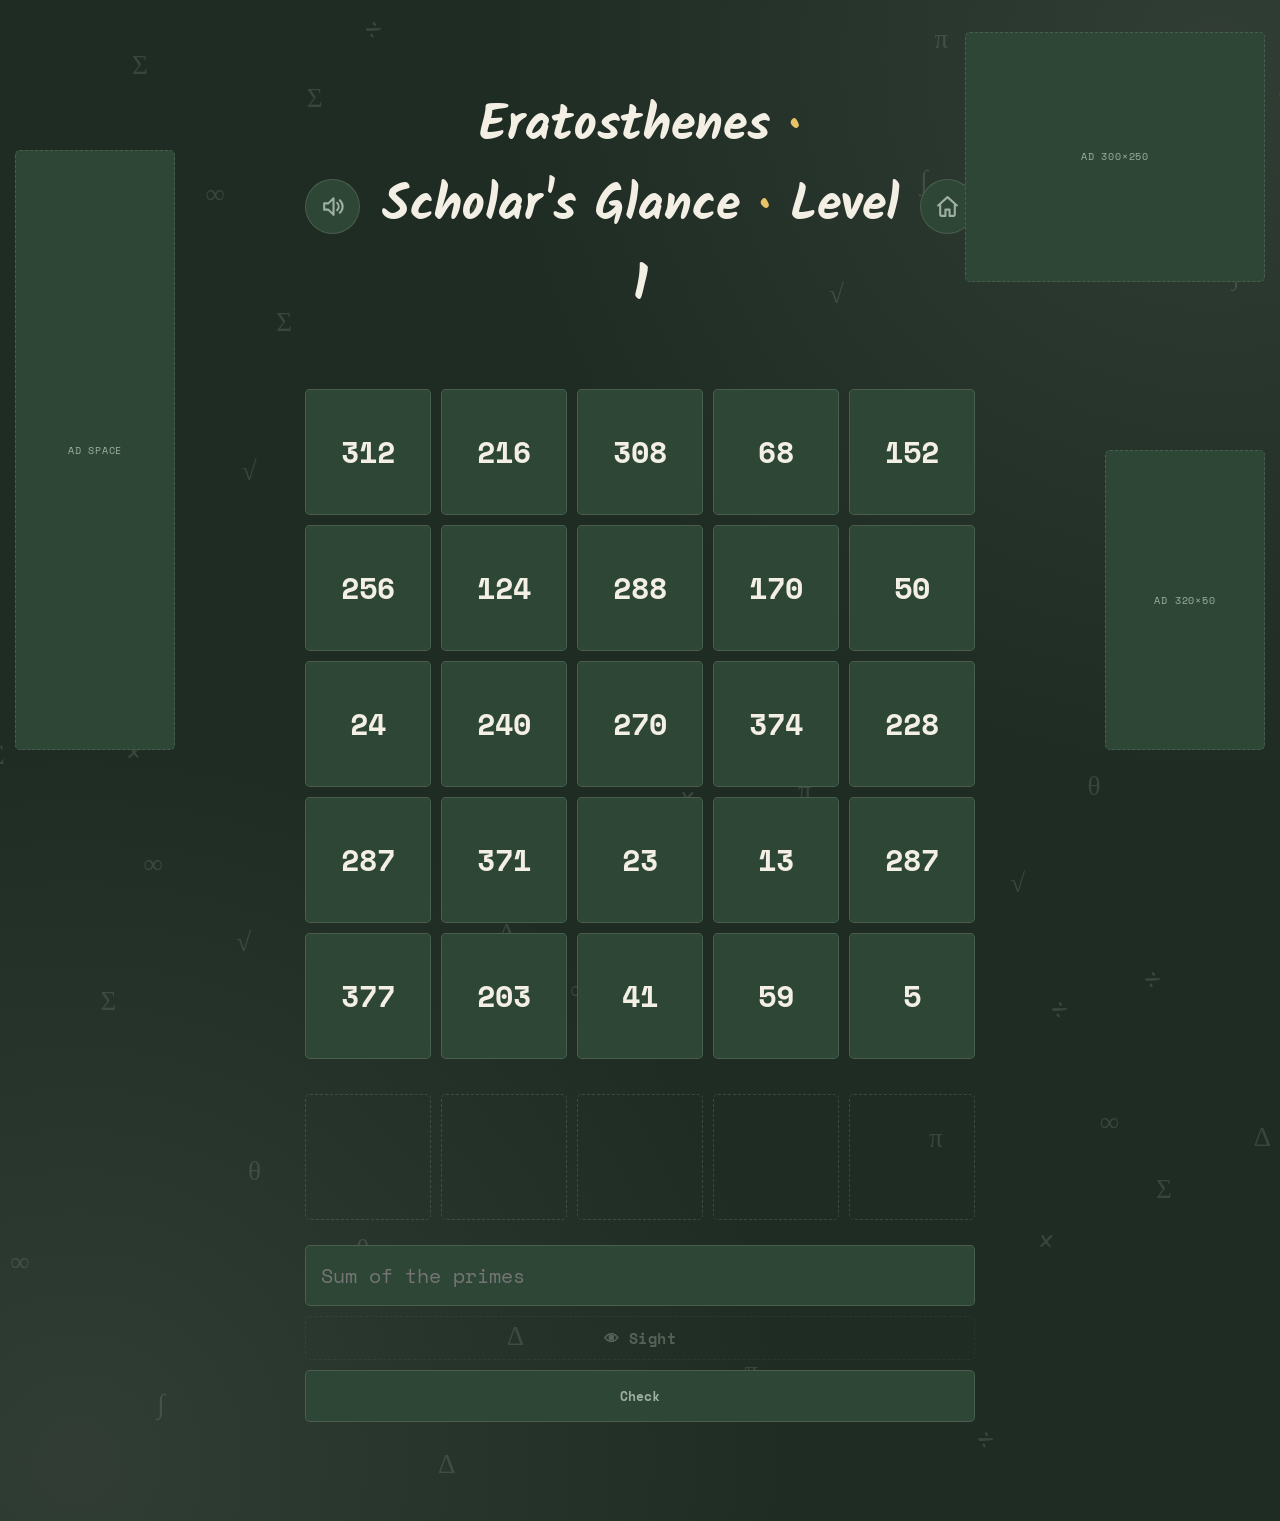
<file: eratostene_scholarsglance_normal.html>
<!DOCTYPE html>
<html lang="en">
<head>
<meta charset="UTF-8">
<meta name="color-scheme" content="dark">
<meta name="viewport" content="width=device-width, initial-scale=1.0">
<title>Eratosthenes</title>
<link rel="preload" href="fonts/kalam-latin-700-normal.woff2" as="font" type="font/woff2" crossorigin>
<link rel="preload" href="fonts/space-mono-latin-400-normal.woff2" as="font" type="font/woff2" crossorigin>
<link rel="preload" href="fonts/space-mono-latin-700-normal.woff2" as="font" type="font/woff2" crossorigin>
<link rel="preload" href="fonts/work-sans-latin-400-normal.woff2" as="font" type="font/woff2" crossorigin>
<link rel="preload" href="fonts/work-sans-latin-500-normal.woff2" as="font" type="font/woff2" crossorigin>
<link rel="stylesheet" href="fonts/kalam.css">
<link rel="stylesheet" href="fonts/space-mono.css">
<link rel="stylesheet" href="fonts/work-sans.css">
<style>
  :root{
    --bg: #1E2C23;
    --bg-panel: #2E4636;
    --ink: #F3EFE4;
    --ink-dim: #9FB0A2;
    --yellow: #E8C468;
    --red: #C1554B;
    --rule: rgba(243,239,228,0.14);
  }
  *{ box-sizing:border-box; }
  html,body{
    margin:0; padding:0;
    background: var(--bg);
    color: var(--ink);
    font-family:'Work Sans', sans-serif;
    min-height:100vh;
  }
  body{
    background-image:
      radial-gradient(circle at 6% 96%, rgba(243,239,228,0.09), transparent 38%),
      radial-gradient(circle at 95% 4%, rgba(243,239,228,0.09), transparent 38%);
  }
  .wrap{
    max-width: min(1125px, calc(100% - 170px));
    margin: 0 auto;
    padding: calc(6vh + 32.7px) 1.5625rem 6vh;
    position: relative;
  }
  /* simboli decorativi di sfondo: statici (non si muovono, per non distrarre chi
     gioca), posizione casuale a ogni apertura pagina — che qui coincide sempre con
     ogni cambio livello, visto che la navigazione tra livelli ricarica la pagina intera */
  .math-constellation{
    position: absolute;
    inset: 0;
    width: 100%;
    height: 100%;
    z-index: 0;
    pointer-events: none;
  }
  .math-constellation text{
    font-family:'Kalam', cursive;
    font-size: 1.5625rem;
    fill: rgba(159, 176, 162, 0.20);
  }
  .wrap > .title-icon-row, .wrap > .instructions, .wrap > .rank-callout, .wrap > .level-layout{
    position: relative;
    z-index: 1;
  }
  h1{
    font-family:'Kalam', cursive;
    font-size: 3.125rem;
    margin: 0 0 0.625rem;
  }
  h1 .accent{ color: var(--yellow); }
  @media (min-width: 901px){
    .lv-digits-1{ font-size: min(3.192rem, 3.1245rem, calc(3.0962rem * (100vw - 360px) / 928.54px)); }
    .lv-digits-2{ font-size: min(3.192rem, 3.0274rem, calc(3.0962rem * (100vw - 360px) / 958.32px)); }
  }
  .rank-callout{
    position: relative;
    height: 25px;
    margin: 0 0 0.9375rem;
    display: grid;
    grid-template-columns: 529px 1fr;
  }
  .rank-badge{
    position: absolute;
    grid-column: 2;
    top: 40px;
    left: 50%;
    transform: translateX(-50%);
    display: flex;
    align-items: center;
    justify-content: center;
    width: 410px; height: 40px;
    font-family:'Space Mono', monospace;
    font-size: 0.9375rem;
    font-weight:700;
    color: var(--bg);
    background: var(--circle-color, var(--yellow));
    border-radius: 5px;
    box-sizing: border-box;
  }
  .rank-phrase{
    position: absolute;
    grid-column: 2;
    top: calc(40px + 40px + 10px);
    left: 50%;
    transform: translateX(-50%);
    width: 410px;
    text-align: center;
    font-family:'Space Mono', monospace;
    font-size: 0.625rem;
    color: rgba(243,239,228,0.5);
  }
  .rank-callout.no-rank .rank-badge,
  .rank-callout.no-rank .rank-phrase{
    visibility: hidden;
  }
  @media (max-width: 1400px){
    .rank-callout{
      position: static;
      height: auto;
      display:flex; align-items:baseline; gap: 0.625rem; flex-wrap: nowrap;
    }
    .rank-badge{
      position: static;
      display:inline-block;
      width: auto; height: auto;
      flex-shrink: 0;
      padding: 0.3125rem 0.625rem;
      transform: none;
      grid-column: auto;
    }
    .rank-phrase{
      position: static;
      width: auto;
      flex: 1 1 auto;
      min-width: 0;
      text-align: left;
      font-size: 0.9375rem;
      color: var(--ink-dim);
      transform: none;
      grid-column: auto;
    }
  }
  .instructions{
    color: var(--ink-dim);
    font-size: 1.25rem;
    line-height:1.5;
    margin: 0 0 30px;
    text-align: center;
    white-space: nowrap;
  }

  .level-layout{
    display:grid;
    grid-template-columns: 529px 1fr;
    gap: 2.1875rem;
    align-items:stretch;
  }
  @media (max-width: 1400px){
    .level-layout{ grid-template-columns: 1fr; }
  }

  .grid{
    display:grid;
    grid-template-columns: repeat(5, 1fr);
    gap: 0.625rem;
  }
  .cell{
    position:relative;
    aspect-ratio:1;
    display:flex;
    align-items:center;
    justify-content:center;
    background: var(--bg-panel);
    border: 1px solid var(--rule);
    border-radius: 5px;
    font-family:'Space Mono', monospace;
    font-weight:700;
    font-size: 1.875rem;
    color: var(--ink);
    cursor:pointer;
    user-select:none;
    -webkit-tap-highlight-color: transparent;
    transition: background 0.15s ease, box-shadow 0.2s ease, border-color 0.2s ease;
  }
  .cell:hover{
    background: rgba(232,196,104,0.22);
    box-shadow: 0 0 16px 3px rgba(232,196,104,0.48);
    border-color: rgba(232,196,104,0.75);
  }
  .cell.selected{
    color: #1C1F16;
    background: var(--circle-color, var(--yellow));
    border-color: var(--circle-color, var(--yellow));
    box-shadow:
      0 0 8px 1px var(--circle-color, var(--yellow)),
      0 0 20px 5px var(--circle-color, var(--yellow));
  }
  .cell svg{ display:none; }
  .cell circle{
    fill:none;
    stroke: var(--circle-color, var(--yellow));
    stroke-width: 3;
    stroke-linecap: round;
    stroke-dasharray: 169.6;
    stroke-dashoffset: 169.6;
    transition: stroke-dashoffset 0.35s ease;
  }
  .cell.selected circle{ stroke-dashoffset: 0; }
  /* meccanica di visibilità a tempo: il numero resta nel DOM (la cella è cliccabile
     come prima) ma diventa completamente invisibile sullo sfondo della cella stessa,
     non un'attenuazione parziale — nessuna scappatoia visiva */
  .cell.number-hidden{ color: transparent; }

  .side-panel{ display:flex; flex-direction:column; gap: 1.5625rem; }
  .picked-row{
    display:grid;
    grid-template-columns: repeat(5, 1fr);
    gap: 0.625rem;
  }
  .picked-chip{
    aspect-ratio: 1;
    display:flex;
    align-items:center;
    justify-content:center;
    font-family:'Space Mono', monospace;
    font-weight:700;
    color: var(--yellow);
    background: rgba(232,196,104,0.12);
    border-radius: 5px;
    font-size: 2.1875rem;
    transition: filter 0.2s ease; /* dal livello 35 in poi, il blur cresce/si azzera qui sopra */
  }
  .picked-chip.empty-slot{
    background: transparent;
    border: 1px dashed var(--rule);
    color: transparent;
  }
  @media (min-width: 1401px){
    .side-panel > div:first-child{ margin-bottom: -0.9375rem; }
    .side-panel-wrap{ justify-content: center; }
  }

  .answer-row{ display:flex; flex-direction:column; gap: 0.625rem; }
  .answer-input-wrap{
    position: relative;
    background: var(--bg-panel);
    border: 1px solid var(--rule);
    border-radius: 5px;
    overflow: hidden;
  }
  input[type="number"]{
    position: relative;
    background: transparent;
    border: none;
    border-radius: 5px;
    color: var(--ink);
    font-family:'Space Mono', monospace;
    font-size: 1.25rem;
    padding: 0.9375rem;
    width: 100%;
    box-sizing: border-box;
  }
  input[type="number"]:focus{ outline: 2px solid var(--yellow); outline-offset: 1px; }
  /* nasconde le freccette visive dello spinner nativo del browser sull'input
     numerico, solo su desktop: restano invariate le freccette della tastiera
     (ArrowUp/ArrowDown), gestite comunque nativamente dal browser */
  @media (min-width: 901px){
    input[type="number"]::-webkit-inner-spin-button,
    input[type="number"]::-webkit-outer-spin-button{
      -webkit-appearance: none;
      margin: 0;
    }
    input[type="number"]{ -moz-appearance: textfield; }
  }
  button.check{
    font-family:'Space Mono', monospace;
    font-weight:700;
    background: var(--yellow);
    color: var(--bg);
    border:none;
    border-radius: 5px;
    padding: 0.9375rem 1.5625rem;
    cursor:pointer;
  }
  button.check:hover{ background:#f0d488; }
  button.check:disabled{
    background: var(--bg-panel);
    color: var(--ink-dim);
    cursor: not-allowed;
    border: 1px solid var(--rule);
  }
  button.check.error{
    background: var(--red);
    color: var(--ink);
    cursor: not-allowed;
  }
  button.check.error:hover{ background: var(--red); }

  .feedback{ font-family:'Space Mono', monospace; font-size: 0.9375rem; min-height: 1.25rem; margin: 0; }
  .side-panel-wrap{ display:flex; flex-direction:column; position: relative; }
  /* Sight: unica aggiunta rispetto alle altre modalità, una riga piena tra l'input e
     il Check (qui non c'è lo skip, quindi Sight prende tutto lo spazio da solo) */
  .sight-btn{
    font-family:'Space Mono', monospace;
    font-weight:700;
    font-size: 0.9375rem;
    letter-spacing: 0.03em;
    background: transparent;
    color: var(--ink-dim);
    border: 1px dashed var(--rule);
    border-radius: 5px;
    padding: 0.625rem;
    cursor: pointer;
    width: 100%;
    box-sizing: border-box;
    transition: border-color 0.15s ease, color 0.15s ease;
  }
  .sight-btn:hover:not(:disabled){ border-color: var(--yellow); color: var(--yellow); }
  .sight-btn:disabled{ opacity: 0.4; cursor: not-allowed; }
  .feedback.ok{ color: #9DC48C; }
  .feedback.bad{ color: var(--red); }

  .next-link{
    display:inline-block;
    margin-top: 0.625rem;
    font-family:'Space Mono', monospace;
    font-weight:700;
    color: var(--yellow);
    text-decoration:none;
  }

  .error-box{
    background: var(--bg-panel);
    border: 1px solid var(--red);
    border-radius: 5px;
    padding: 1.25rem;
    color: var(--ink-dim);
    font-size: 0.9375rem;
    line-height:1.6;
  }
  .error-box code{ color: var(--yellow); }

  .title-icon-row{
    display:flex;
    align-items:center;
    justify-content:space-between;
    gap: 0.9375rem;
    margin-bottom: 0.9375rem;
  }
  .title-icon-row h1{ margin: 0; flex: 1; min-width: 0; text-align: center; }
  .mobile-icon-btn{
    flex-shrink: 0;
    width: 55px;
    height: 55px;
    display: flex;
    align-items: center;
    justify-content: center;
    border: 1px solid var(--rule);
    border-radius: 50%;
    background: var(--bg-panel);
    color: var(--ink-dim);
    text-decoration: none;
    font-family:'Space Mono', monospace;
    font-size: 25px;
    cursor: pointer;
    transition: border-color 0.15s ease, color 0.15s ease, background 0.15s ease, box-shadow 0.2s ease;
  }
  .mobile-icon-btn:hover{
    color: var(--yellow);
    border-color: rgba(232,196,104,0.75);
    background: rgba(232,196,104,0.22);
    box-shadow: 0 0 16px 3px rgba(232,196,104,0.48);
  }

  /* --- spazio banner --- */
  .page-shell{
    min-height: 100vh;
    display:grid;
    grid-template-columns: 160px minmax(0,1fr) 160px;
    grid-template-areas: "adA content adB";
    gap: 1.25rem;
    max-width: 1980px;
    margin: 0 auto;
    align-items:start;
    padding: 0 0.9375rem;
    position: relative;
  }
  .ad-a{ position: sticky; top: calc(50vh - 300px); width: 160px; height: 600px; border: 1px dashed var(--rule); border-radius: 5px; background: var(--bg-panel); display:flex; align-items:center; justify-content:center; font-family:'Space Mono', monospace; font-size:0.625rem; letter-spacing:0.08em; text-transform:uppercase; color: var(--ink-dim); grid-area: adA; z-index: 1; }
  .ad-b-wrapper{ grid-area: adB; position: relative; align-self: stretch; z-index: 1; }
  .ad-top-rect{
    position: absolute;
    top: 3.5vh;
    right: 0;
    width: 300px;
    height: 250px;
    border: 1px dashed var(--rule);
    border-radius: 5px;
    background: var(--bg-panel);
    display:flex;
    align-items:center;
    justify-content:center;
    font-family:'Space Mono', monospace;
    font-size:0.625rem;
    letter-spacing:0.08em;
    text-transform:uppercase;
    color: var(--ink-dim);
  }
  .ad-side-small{
    position: sticky;
    top: 50vh;
    width: 160px;
    height: 300px;
    border: 1px dashed var(--rule);
    border-radius: 5px;
    background: var(--bg-panel);
    display:flex;
    align-items:center;
    justify-content:center;
    font-family:'Space Mono', monospace;
    font-size:0.625rem;
    letter-spacing:0.08em;
    text-transform:uppercase;
    color: var(--ink-dim);
  }
  .content-col{ grid-area: content; min-width:0; position: relative; z-index: 1; }

  @media (max-width: 900px){
    html, body{
      overflow: hidden;
      height: 100%;
      overscroll-behavior: none;
    }
    .page-shell{
      min-height: 100vh;
      grid-template-columns: 1fr;
      grid-template-areas: "content";
      padding: 0;
      max-width: 100%;
    }
  }

  @media (min-width: 901px) and (max-width: 1400px), (max-height: 800px){
    .instructions{ display: none; }
  }

  /* ============================================================
     SOLO MOBILE: da qui in giù, correzioni isolate,
     non toccano in alcun modo lo stile desktop sopra.
     ============================================================ */
  @media (max-width: 900px){
    /* i 2 banner (sopra e sotto) restano sempre visibili, fissi, "tagliano" la pagina */
    .ad-a{
      position: fixed;
      top: 0; left: 0; right: 0;
      bottom: auto;
      width: 320px;
      height: 50px;
      margin: 0 auto;
      z-index: 9000;
    }
    .ad-b-wrapper{ display: contents; }
    .ad-top-rect{ display: none; }
    .ad-side-small{
      position: fixed;
      top: auto;
      bottom: 0; left: 0; right: 0;
      width: 320px;
      height: 50px;
      margin: 0 auto;
      z-index: 9000;
    }
    .content-col{
      padding-top: 50px;
      padding-bottom: 50px;
      min-height: 100vh;
      min-height: 100dvh;
      box-sizing: border-box;
    }

    /* il contenitore centrale: larghezza minore del 100%, margini automatici, un solo metodo di centraggio */
    .wrap{
      width: 92%;
      max-width: 480px;
      margin: 0 auto;
      padding: 2vh 0 3vh;
      box-sizing: border-box;
    }

    /* titolo: due righe centrate, pulsanti icona ai lati (dimensioni ridotte per mobile) */
    .title-icon-row{
      gap: 0.625rem;
      margin-bottom: -0.3125rem;
      width: 100%;
    }
    .title-icon-row h1{
      font-size: 0.625rem;
      text-align: center;
    }
    .mobile-icon-btn{
      width: 45px;
      height: 45px;
      font-size: 1.25rem;
    }
    .mobile-icon-btn:active{ background: var(--rule); }

    .instructions{ display: none; } /* niente spazio per il paragrafo lungo qui, il titolo basta */
    .rank-callout{
      flex-direction: column;
      align-items: center;
      width: 100%;
      min-height: 0;
      gap: 0.3125rem;
      margin-bottom: 0.625rem;
    }
    .rank-badge{ font-size: 0.625rem; padding: 0.3125rem 0.625rem; flex-shrink: 0; }
    .rank-phrase{ font-size: 0.3125rem; width: 100%; text-align: center; margin-top: 0; }

    /* niente più colonne fisse: un blocco solo, la griglia occupa tutta la larghezza del contenitore */
    .level-layout{
      display: block;
      width: 100%;
    }
    .grid{
      display: grid;
      grid-template-columns: repeat(5, 1fr);
      gap: 0.3125rem;
      width: 100%;
      margin-bottom: 0.625rem;
    }
    .cell{ font-size: 1.5625rem; }

    .side-panel{
      display: grid;
      grid-template-columns: 1fr 3.4rem;
      grid-template-rows: auto auto auto;
      column-gap: 0.625rem;
      row-gap: 0.625rem;
      width: 100%;
      margin-top: 0.625rem;
    }
    .side-panel > div:first-child{ grid-column: 1; grid-row: 2; }
    .answer-row{ display: contents; }
    .answer-row .answer-input-wrap{
      grid-column: 1;
      grid-row: 1;
      width: calc(50% - 0.3125rem);
      justify-self: start;
    }
    /* qui non c'è lo skip: Sight prende da solo tutto lo spazio che su Mathemory2
       condivide con lui */
    .sight-btn{
      grid-column: 1;
      grid-row: 1;
      justify-self: end;
      width: calc(50% - 0.3125rem);
      height: 100%;
      display: flex;
      align-items: center;
      justify-content: center;
      font-size: 0.9375rem;
      padding: 0.3125rem;
      box-sizing: border-box;
    }
    .answer-row button.check{
      grid-column: 2;
      grid-row: 1 / 3;
      display: flex;
      align-items: center;
      justify-content: center;
      padding: 0.3125rem;
      height: 100%;
    }
    .answer-row button.check .check-label{
      display: block;
      line-height: 1.15;
      text-align: center;
    }
    .feedback{ grid-column: 1 / 3; grid-row: 3; }

    .picked-row{
      position: relative;
      display: grid;
      grid-template-columns: repeat(5, 1fr);
      gap: 0.3125rem;
      min-height: 2.1875rem;
      padding: 0.3125rem 0.3125rem 0.3125rem;
      width: 100%;
      box-sizing: border-box;
    }
    .picked-chip{
      font-size: 1.25rem;
      text-align: center;
      border: 1px solid var(--rule);
      border-radius: 5px;
    }
    .picked-chip.empty-slot{
      background: transparent;
      border-style: dashed;
      color: transparent;
    }
    input[type="number"]{ font-size: 0.9375rem; padding: 0.625rem 0.625rem; box-sizing: border-box; }
  }  /* --- blocco orizzontale: nasconde tutto e mostra un avviso finché il telefono non torna verticale --- */
  .rotate-lock-overlay{ display: none; }
  @media (orientation: landscape) and (max-width: 900px), (orientation: landscape) and (max-height: 500px){
    .rotate-lock-overlay{
      display: flex;
      position: fixed;
      inset: 0;
      z-index: 9999;
      background: var(--bg);
      color: var(--ink);
      align-items: center;
      justify-content: center;
      text-align: center;
      padding: 1.875rem;
      font-family:'Space Mono', monospace;
      font-size: 0.9375rem;
    }
    .page-shell{ display: none; }
  }
  /* --- popup di fine gara (Livello 100) --- */
  .modal-overlay{
    display:none;
    position: fixed;
    inset: 0;
    background: rgba(0,0,0,0.55);
    z-index: 10000;
    align-items:center;
    justify-content:center;
    padding: 1.5625rem;
    box-sizing: border-box;
  }
  .modal-overlay.visible{ display:flex; }
  .modal-card{
    background: var(--bg-panel);
    border: 1px solid var(--rule);
    border-radius: 10px;
    padding: 1.875rem;
    max-width: 480px;
    width: 100%;
    text-align:center;
    box-sizing: border-box;
  }
  .modal-card h3{
    font-family:'Kalam', cursive;
    font-size: 1.5625rem;
    margin: 0 0 0.9375rem;
    color: var(--ink);
  }
  .modal-card p{
    font-family:'Space Mono', monospace;
    font-size: 0.9375rem;
    color: var(--ink-dim);
    margin: 0 0 1.25rem;
    line-height: 1.5;
  }
  .modal-card input[type="text"]{
    width: 100%;
    box-sizing: border-box;
    background: var(--bg);
    border: 1px solid var(--rule);
    border-radius: 5px;
    color: var(--ink);
    font-family:'Space Mono', monospace;
    font-size: 0.9375rem;
    padding: 0.625rem;
    margin-bottom: 1.25rem;
  }
  .modal-card input[type="text"]:focus{ outline: 2px solid var(--yellow); outline-offset: 1px; }
  .finish-stat{
    background: var(--bg);
    border: 1px solid var(--rule);
    border-radius: 10px;
    padding: 0.9375rem 0.9375rem;
    margin: 0 0 1.25rem;
    display: flex;
    flex-direction: column;
    gap: 0.3125rem;
  }
  .finish-stat-label{
    font-family:'Space Mono', monospace;
    font-size: 0.625rem;
    letter-spacing: 0.06em;
    text-transform: uppercase;
    color: var(--ink-faint);
  }
  .finish-stat-value{
    font-family:'Space Mono', monospace;
    font-weight: 700;
    font-size: 1.25rem;
    color: var(--yellow);
  }
  .finish-input-block{ margin-bottom: 1.25rem; }
  .finish-instruction{
    font-family:'Space Mono', monospace;
    font-size: 0.9375rem;
    color: var(--ink-dim);
    margin: 0 0 0.9375rem;
    line-height: 1.5;
  }
  .finish-input-block input[type="text"]{ margin-bottom: 0.625rem; }
  .modal-footnotes{
    margin-top: 0.9375rem;
    padding-top: 0.9375rem;
    border-top: 1px solid var(--rule);
    display: flex;
    flex-direction: column;
    gap: 0.625rem;
  }
  .modal-footnotes p{
    font-family:'Space Mono', monospace;
    font-size: 0.625rem;
    color: var(--ink-faint);
    line-height: 1.4;
    text-align: left;
    margin: 0;
  }
  .modal-buttons{
    display:flex;
    justify-content:center;
    gap: 0.9375rem;
  }
  .modal-btn{
    font-family:'Space Mono', monospace;
    font-weight:700;
    font-size: 0.9375rem;
    border: none;
    border-radius: 5px;
    padding: 0.625rem 1.875rem;
    cursor:pointer;
  }
  .modal-btn.yes{ background: var(--yellow); color: var(--bg); }
  .modal-btn.no{ background: transparent; color: var(--ink-dim); border: 1px solid var(--rule); }

  .audio-slider-row{
    display: flex;
    align-items: center;
    gap: 0.9375rem;
    margin-bottom: 0.9375rem;
  }
  .audio-slider-row label{
    font-family:'Work Sans', sans-serif;
    font-size: 0.9375rem;
    color: var(--ink-dim);
    width: 5.9375rem;
    flex-shrink: 0;
  }
  .audio-slider-row input[type="range"]{
    flex: 1;
    accent-color: var(--yellow);
  }
  .audio-slider-row span{
    font-family:'Space Mono', monospace;
    font-size: 0.9375rem;
    color: var(--ink);
    width: 3.125rem;
    flex-shrink: 0;
    text-align: right;
  }
  .audio-toggle-btn{ cursor: pointer; }
  .mobile-icon-btn svg{ width: 25px; height: 25px; }
  #mobileSkipBtn svg{ width: 25px; height: 25px; } /* icona volume: +10% rispetto alla casetta */
  /* stato "acceso" del volume (audio non muto): stessa illuminazione dei numeri
     selezionati nella griglia, l'icona resta sempre la stessa, cambia solo questo */
  .audio-toggle-btn.audio-on{
    color: #1C1F16;
    background: var(--yellow);
    border-color: var(--yellow);
    box-shadow: 0 0 8px 1px var(--yellow), 0 0 20px 5px var(--yellow);
  }
  .modal-note{
    font-family:'Space Mono', monospace;
    font-size: 0.625rem;
    color: var(--ink-faint);
    margin-top: 0.9375rem;
  }
  .nickname-hint{
    font-family:'Space Mono', monospace;
    font-size: 0.625rem;
    color: var(--ink-faint);
    margin: 0.3125rem 0 0;
  }
  /* popup di fine run (nickname): ingrandito x1.25 su desktop, scoped a #finishModal
     per non toccare devSkipModal e gli altri popup che condividono le stesse classi.
     Solo desktop: il mobile mantiene la sua gabbia fissa dedicata (vedi media query
     sotto) e non viene toccato da questa regola */
  #finishModal .modal-card{ max-width: 450px; padding: 1.875rem; }
  #finishModal .modal-card h3{ font-size: 1.875rem; margin: 0 0 1.25rem; }
  #finishModal .modal-card p{ font-size: 0.9375rem; margin: 0 0 1.25rem; }
  #finishModal .modal-card input[type="text"]{ font-size: 0.9375rem; padding: 0.625rem; margin-bottom: 1.25rem; }
  #finishModal .finish-stat{ padding: 0.9375rem 0.9375rem; margin: 0 0 1.25rem; }
  #finishModal .finish-stat-label{ font-size: 0.625rem; }
  #finishModal .finish-stat-value{ font-size: 1.25rem; }
  #finishModal .finish-input-block{ margin-bottom: 1.25rem; }
  #finishModal .finish-instruction{ font-size: 0.9375rem; margin: 0 0 0.625rem; }
  #finishModal .modal-footnotes{ margin-top: 0.9375rem; padding-top: 0.9375rem; gap: 0.625rem; }
  #finishModal .modal-footnotes p{ font-size: 0.9375rem; }
  #finishModal .modal-buttons{ gap: 0.9375rem; }
  #finishModal .modal-btn{ font-size: 0.9375rem; padding: 0.625rem 1.5625rem; }
  #finishModal .modal-note{ font-size: 0.625rem; margin-top: 0.625rem; }
  #finishModal .nickname-hint{ font-size: 0.625rem; margin: 0.3125rem 0 0; }
  /* popup di fine run su mobile: dimensione naturale in base al contenuto (non più
     una gabbia fissa tra due percentuali), centrato dall'overlay come fa già di
     default. max-height/overflow-y restano come rete di sicurezza per schermi molto
     piccoli o testo eccezionalmente lungo, non come soluzione primaria */
  @media (max-width: 900px){
    #finishModal .modal-card{
      max-width: calc(100% - 1.875rem);
      width: auto;
      max-height: 85vh;
      overflow-y: auto;
      padding: 0.9375rem;
      box-sizing: border-box;
    }
    #finishModal .modal-card h3{ font-size: 1.25rem; margin: 0 0 0.625rem; }
    #finishModal .modal-card p{ font-size: 0.625rem; margin: 0 0 0.625rem; line-height: 1.35; }
    #finishModal .modal-card input[type="text"]{ font-size: 0.9375rem; padding: 0.625rem; margin-bottom: 0.625rem; }
    #finishModal .finish-stat{ padding: 0.625rem 0.625rem; margin: 0 0 0.625rem; gap: 0rem; }
    #finishModal .finish-stat-label{ font-size: 0.625rem; }
    #finishModal .finish-stat-value{ font-size: 0.9375rem; }
    #finishModal .finish-input-block{ margin-bottom: 0.625rem; }
    #finishModal .finish-instruction{ font-size: 0.625rem; margin: 0 0 0.3125rem; line-height: 1.35; }
    #finishModal .finish-input-block input[type="text"]{ margin-bottom: 0.3125rem; }
    #finishModal .modal-footnotes{ margin-top: 0.625rem; padding-top: 0.625rem; gap: 0.3125rem; }
    #finishModal .modal-footnotes p{ font-size: 0.625rem; line-height: 1.3; }
    #finishModal .modal-buttons{ gap: 0.625rem; }
    #finishModal .modal-btn{ font-size: 0.9375rem; padding: 0.625rem 1.25rem; }
    #finishModal .modal-note{ font-size: 0.625rem; margin-top: 0.3125rem; }
    #finishModal .nickname-hint{ font-size: 0.625rem; margin: 0.3125rem 0 0; }
  }
</style>
</head>
<body>

<audio id="bgMusic" src="https://pub-312772d8d5f64507a7ad27b167cd19c4.r2.dev/eratostene_thesieve.mp3" loop preload="none"></audio>

<div class="rotate-lock-overlay">Please rotate your device back to portrait to continue.</div>

<div class="modal-overlay" id="finishModal">
  <div class="modal-card">
    <h3>🎉 You finished the race!</h3>
    <div class="finish-stat">
      <span class="finish-stat-label">Your total race time</span>
      <span class="finish-stat-value" id="finishTotalTime"></span>
    </div>
    <div class="finish-input-block">
      <p class="finish-instruction">Enter a nickname to be remembered for this race — it will be sent for the leaderboard.</p>
      <input type="text" id="finishNickname" maxlength="12" placeholder="Your nickname">
      <p class="nickname-hint">3 to 12 characters. Letters, numbers, spaces, - _ . only (any language/alphabet is fine).</p>
    </div>
    <div class="modal-buttons">
      <button type="button" class="modal-btn yes" id="finishConfirmBtn">Confirm</button>
      <button type="button" class="modal-btn no" id="finishSkipBtn">Skip</button>
    </div>
    <p class="modal-note" id="finishNote"></p>
    <div class="modal-footnotes">
      <p>📸 Tip: screenshot this screen if you get a new record — submissions can occasionally fail to go through.</p>
      <p>⚠️ Nicknames containing "sakrem" (any case or variant) are reserved for testing and auto-removed after 5 minutes.</p>
    </div>
  </div>
</div>


<div class="page-shell">
  <svg class="math-constellation" viewBox="0 0 1000 900" preserveAspectRatio="xMidYMid slice" aria-hidden="true">
      <text x="848" y="288" text-anchor="middle">π</text>
      <text x="363" y="232" text-anchor="middle">√</text>
      <text x="276" y="227" text-anchor="middle">Σ</text>
      <text x="872" y="147" text-anchor="middle">∞</text>
      <text x="329" y="517" text-anchor="middle">∫</text>
      <text x="601" y="656" text-anchor="middle">Δ</text>
      <text x="706" y="542" text-anchor="middle">θ</text>
      <text x="32" y="316" text-anchor="middle">×</text>
      <text x="59" y="539" text-anchor="middle">÷</text>
      <text x="206" y="841" text-anchor="middle">π</text>
      <text x="862" y="225" text-anchor="middle">√</text>
      <text x="549" y="427" text-anchor="middle">Σ</text>
      <text x="217" y="369" text-anchor="middle">∞</text>
      <text x="359" y="150" text-anchor="middle">∫</text>
      <text x="119" y="594" text-anchor="middle">Δ</text>
      <text x="576" y="510" text-anchor="middle">θ</text>
      <text x="226" y="103" text-anchor="middle">×</text>
      <text x="112" y="234" text-anchor="middle">÷</text>
      <text x="743" y="603" text-anchor="middle">π</text>
      <text x="952" y="478" text-anchor="middle">√</text>
      <text x="639" y="751" text-anchor="middle">Σ</text>
      <text x="581" y="108" text-anchor="middle">∞</text>
      <text x="132" y="850" text-anchor="middle">∫</text>
      <text x="754" y="787" text-anchor="middle">Δ</text>
      <text x="247" y="790" text-anchor="middle">θ</text>
      <text x="502" y="111" text-anchor="middle">×</text>
      <text x="968" y="830" text-anchor="middle">÷</text>
      <text x="833" y="580" text-anchor="middle">π</text>
      <text x="139" y="308" text-anchor="middle">√</text>
      <text x="485" y="672" text-anchor="middle">Σ</text>
      <text x="154" y="389" text-anchor="middle">∞</text>
      <text x="878" y="820" text-anchor="middle">∫</text>
      <text x="443" y="799" text-anchor="middle">Δ</text>
      <text x="573" y="283" text-anchor="middle">θ</text>
      <text x="254" y="616" text-anchor="middle">×</text>
      <text x="785" y="171" text-anchor="middle">÷</text>
      <text x="816" y="853" text-anchor="middle">π</text>
      <text x="423" y="43" text-anchor="middle">√</text>
      <text x="65" y="83" text-anchor="middle">Σ</text>
      <text x="70" y="793" text-anchor="middle">∞</text>
      <text x="956" y="606" text-anchor="middle">∫</text>
      <text x="87" y="696" text-anchor="middle">Δ</text>
      <text x="512" y="738" text-anchor="middle">θ</text>
      <text x="700" y="127" text-anchor="middle">×</text>
      <text x="967" y="391" text-anchor="middle">÷</text>
      <text x="455" y="619" text-anchor="middle">π</text>
      <text x="843" y="522" text-anchor="middle">√</text>
      <text x="956" y="57" text-anchor="middle">Σ</text>
      <text x="747" y="38" text-anchor="middle">∞</text>
      <text x="934" y="168" text-anchor="middle">∫</text>
      <text x="443" y="419" text-anchor="middle">π</text>
      <text x="234" y="643" text-anchor="middle">√</text>
      <text x="213" y="265" text-anchor="middle">Σ</text>
      <text x="284" y="166" text-anchor="middle">∞</text>
      <text x="808" y="118" text-anchor="middle">∫</text>
    </svg>
  <div class="ad-a" aria-hidden="true">Ad space</div>

  <div class="content-col">
  <div class="wrap" id="wrap">
    <div class="title-icon-row">
      <button type="button" class="mobile-icon-btn audio-toggle-btn" id="mobileSkipBtn" aria-label="Sound"><svg viewBox="0 0 24 24" fill="none" stroke="currentColor" stroke-width="2" stroke-linecap="round" stroke-linejoin="round"><path d="M4 9v6h4l5 5V4L8 9H4z"/><path d="M16.5 8.5a5 5 0 0 1 0 7"/><path d="M19 6a8 8 0 0 1 0 12"/></svg></button>
      <h1 id="levelTitle"></h1>
      <a class="mobile-icon-btn" id="homeBtn" href="index.html" aria-label="Home"><svg viewBox="0 0 24 24" fill="none" stroke="currentColor" stroke-width="2" stroke-linecap="round" stroke-linejoin="round"><path d="M3 11l9-8 9 8"/><path d="M5 10v10a1 1 0 0 0 1 1h4v-6h4v6h4a1 1 0 0 0 1-1V10"/></svg></a>
    </div>
    <p class="instructions">Tap every prime you can find. They'll drop into the box on the side to help you add them up. Then write the total.</p>
    <div class="rank-callout no-rank"><span class="rank-badge">Placeholder rank</span><span class="rank-phrase">Placeholder phrase text goes here.</span></div>
    <div class="level-layout" id="levelLayout">
      <p style="color:var(--ink-dim); font-family:'Space Mono', monospace; font-size:0.85rem;">Loading level…</p>
    </div>
  </div>
  </div>

  <div class="ad-b-wrapper">
    <div class="ad-top-rect" aria-hidden="true">Ad 300×250</div>
    <div class="ad-side-small" aria-hidden="true">Ad 320×50</div>
  </div>
</div>

<script>
  // il browser normalmente ripristina da solo la posizione di scroll di prima al refresh
  // della pagina: su mobile, dove lo scroll e' del tutto bloccato (vedi touchmove qui sotto),
  // se quella posizione non era zero la pagina resta "incastrata" li per sempre, senza modo
  // di scorrere per sistemarla. Disattivo il ripristino automatico e forzo zero il prima possibile
  if ('scrollRestoration' in history) history.scrollRestoration = 'manual';
  window.scrollTo(0, 0);
  window.addEventListener('pageshow', () => { window.scrollTo(0, 0); });

  // schermata bloccata su mobile: non deve scorrere in nessuna direzione (tutto
  // dovrebbe già stare nella schermata grazie al ridimensionamento). L'overflow:hidden
  // via CSS non basta sempre (es. il "rimbalzo" di iOS Safari), quindi blocco anche
  // il gesto stesso qui. Solo su mobile, non tocca in alcun modo il desktop
  if (window.innerWidth <= 900){
    document.addEventListener('touchmove', (e) => { e.preventDefault(); }, { passive: false });
  }

  // simboli di sfondo: statici (nessun movimento), ma con posizione casuale a ogni
  // apertura pagina — un "seed" diverso genera una nuova disposizione ogni volta,
  // incluso ogni cambio livello (che qui ricarica sempre la pagina intera). Chiamata
  // solo DOPO che la griglia vera è stata riempita (vedi renderLevel): misurarla
  // prima darebbe l'altezza del solo segnaposto "Loading level…", non quella reale
  function randomizeConstellation(){
    const svg = document.querySelector('.math-constellation');
    if (!svg) return;
    function mulberry32(seed){
      return function(){
        seed |= 0; seed = seed + 0x6D2B79F5 | 0;
        let t = Math.imul(seed ^ seed >>> 15, 1 | seed);
        t = t + Math.imul(t ^ t >>> 7, 61 | t) ^ t;
        return ((t ^ t >>> 14) >>> 0) / 4294967296;
      };
    }
    const seed = (Date.now() ^ (Math.random() * 0xFFFFFFFF)) | 0;
    const rand = mulberry32(seed);

    // viewBox calcolato dalla dimensione vera del contenitore (non più un 1000×900
    // fisso): con quel valore fisso, su un contenitore più alto che largo come
    // questa pagina, "xMidYMid slice" ritagliava una fetta orizzontale strettissima
    // del viewBox, lasciando i simboli confinati in una banda verticale sottile
    const wrapEl = svg.closest('.page-shell') || svg.parentElement;
    const vbWidth = wrapEl.clientWidth || window.innerWidth;
    const vbHeight = wrapEl.clientHeight || window.innerHeight;
    svg.setAttribute('viewBox', `0 0 ${vbWidth} ${vbHeight}`);
    const marginX = Math.min(30, vbWidth * 0.03);
    const marginY = Math.min(30, vbHeight * 0.03);

    // qui i simboli sono FERMI (a differenza dell'index, dove si muovono): due nati
    // vicini resterebbero ammucchiati per sempre, quindi ognuno viene ripescato
    // finché non trova un punto abbastanza lontano da tutti quelli già piazzati
    const minDist = 70;
    const placed = [];
    svg.querySelectorAll('text').forEach(el => {
      let x, y, tries = 0;
      do {
        x = marginX + rand() * (vbWidth - marginX * 2);
        y = marginY + rand() * (vbHeight - marginY * 2);
        tries++;
      } while (tries < 40 && placed.some(p => Math.hypot(p.x - x, p.y - y) < minDist));
      placed.push({ x, y });
      el.setAttribute('x', x.toFixed(0));
      el.setAttribute('y', y.toFixed(0));
    });
  }

  const params = new URLSearchParams(window.location.search);
  const levelNum = parseInt(params.get('n')) || 1;
  const LAST_TIME_KEY = 'erato_scholarsglance_last_time';
  const TOTAL_TIME_KEY = 'erato_scholarsglance_total_race_time';
  const SESSION_OPEN_KEY = 'erato_scholarsglance_session_open';
  const HEARTBEAT_KEY = 'erato_scholarsglance_heartbeat_seconds';

  // se all'apertura di QUALUNQUE livello troviamo una sessione rimasta "aperta" dalla volta scorsa
  // (nessuna uscita pulita rilevata: pagina chiusa bruscamente), deposito onestamente l'ultimo tempo
  // conosciuto — Prime Rush non applica penalità, è una classifica libera senza limiti di tempo per tentativo
  if (localStorage.getItem(SESSION_OPEN_KEY) === 'true'){
    const lastHeartbeat = parseFloat(localStorage.getItem(HEARTBEAT_KEY)) || 0;
    const prevTotal = parseFloat(localStorage.getItem(TOTAL_TIME_KEY)) || 0;
    localStorage.setItem(TOTAL_TIME_KEY, (prevTotal + lastHeartbeat).toFixed(1));
  }
  localStorage.removeItem(SESSION_OPEN_KEY);
  localStorage.removeItem(HEARTBEAT_KEY);
  const ACC_CORRECT_KEY = 'erato_scholarsglance_acc_correct';
  const ACC_TOTAL_KEY = 'erato_scholarsglance_acc_total';
  const wrap = document.getElementById('wrap');

  // --- 3 effetti sonori: cerchio (selezione), giusto, sbagliato ---
  // i file mp3 devono stare nella stessa cartella/repo di questo file
  // --- 3 effetti sonori via Web Audio API: latenza minima, decodificati in memoria in anticipo ---
  const audioCtx = new (window.AudioContext || window.webkitAudioContext)();
  const soundBuffers = {};
  const pendingSounds = new Set(); // suoni richiesti prima che il file finisse di caricare: li suono appena pronti
  function loadSound(name, url){
    fetch(url)
      .then(res => res.arrayBuffer())
      .then(data => audioCtx.decodeAudioData(data))
      .then(buffer => {
        soundBuffers[name] = buffer;
        if (pendingSounds.has(name)){
          pendingSounds.delete(name);
          playSound(name); // richiesto troppo presto: lo suono ora, con un po' di ritardo ma non perso
        }
      })
      .catch(() => {}); // se il file manca o non si carica, il gioco funziona comunque senza audio
  }
  loadSound('pad', 'https://pub-312772d8d5f64507a7ad27b167cd19c4.r2.dev/eratostene_pad.mp3');
  loadSound('right', 'https://pub-312772d8d5f64507a7ad27b167cd19c4.r2.dev/eratostene_right.mp3');
  loadSound('wrong', 'https://pub-312772d8d5f64507a7ad27b167cd19c4.r2.dev/eratostene_wrong.mp3');
  loadSound('winner', 'https://pub-312772d8d5f64507a7ad27b167cd19c4.r2.dev/eratostene_winner.mp3');
  loadSound('tap', 'https://pub-312772d8d5f64507a7ad27b167cd19c4.r2.dev/tap.mp3'); // suono generico, riusabile per la maggior parte dei pulsanti della pagina

  let currentPadSource = null;
  // volume specifico per singolo suono, sopra a quello scelto con la barra effetti
  // (o il 100% di default su mobile, dove la barra non c'e): 1 = nessuna modifica.
  // Ogni suono puo avere un valore diverso per PC e per mobile (o un solo numero,
  // se deve valere uguale su entrambi)
  const SOUND_LEVELS = { pad: { desktop: 1, mobile: 0.7 }, winner: { desktop: 1, mobile: 1.1 } };
  function getSoundLevel(name){
    const level = SOUND_LEVELS[name];
    if (level === undefined) return 1;
    if (typeof level === 'number') return level;
    const isMobileNow = window.innerWidth <= 900;
    const value = isMobileNow ? level.mobile : level.desktop;
    return typeof value === 'number' ? value : 1;
  }

  function playSound(name){
    const buffer = soundBuffers[name];
    if (!buffer){
      pendingSounds.add(name); // non ancora decodificato: lo riprovo quando il file finisce di caricare
      return;
    }
    if (window.MathemoryAudio && window.MathemoryAudio.isMuted()) return;
    if (audioCtx.state === 'suspended') audioCtx.resume();

    // solo per il suono di selezione (pad): fermo l'istanza precedente, niente sovrapposizioni da tap veloci
    if (name === 'pad' && currentPadSource){
      try { currentPadSource.stop(); } catch(e){}
    }

    const source = audioCtx.createBufferSource();
    source.buffer = buffer;
    const gainNode = audioCtx.createGain();
    const baseVolume = window.MathemoryAudio ? window.MathemoryAudio.getSfxVolume() : 1;
    gainNode.gain.value = baseVolume * getSoundLevel(name);
    source.connect(gainNode);
    gainNode.connect(audioCtx.destination);
    source.start(0);
    if (name === 'pad') currentPadSource = source;

    // durante badge e winner, la musica scende a un volume fisso (15%, non -15% dal suo volume attuale) per farli sentire meglio
    if (window.MathemoryAudio && window.MathemoryAudio.duckMusic){
      if (name === 'winner') window.MathemoryAudio.duckMusic(0.15, 1500);
    }
  }
  let levelStartTime = null;
  let heartbeatInterval = null;

  // deposita nel totale il tempo passato su QUESTO livello quando lo risolvi (Check giusto).
  // Nessuna penalità: Prime Rush è una classifica libera, senza il sistema anti-cheat di The Sieve.
  function commitElapsedTime(){
    const elapsed = (Date.now() - levelStartTime) / 1000;
    const prevTotal = parseFloat(localStorage.getItem(TOTAL_TIME_KEY)) || 0;
    localStorage.setItem(TOTAL_TIME_KEY, (prevTotal + elapsed).toFixed(1));
    if (heartbeatInterval) clearInterval(heartbeatInterval);
    localStorage.removeItem(SESSION_OPEN_KEY);
    localStorage.removeItem(HEARTBEAT_KEY);
    return elapsed;
  }

  // Home: uscita volontaria ma il livello NON è stato risolto. Deposito il tempo, senza penalità.
  function recordHomeExit(){
    const elapsed = (Date.now() - levelStartTime) / 1000;
    const prevTotal = parseFloat(localStorage.getItem(TOTAL_TIME_KEY)) || 0;
    localStorage.setItem(TOTAL_TIME_KEY, (prevTotal + elapsed).toFixed(1));
    if (heartbeatInterval) clearInterval(heartbeatInterval);
    localStorage.removeItem(SESSION_OPEN_KEY);
    localStorage.removeItem(HEARTBEAT_KEY);
  }

  // --- colore dei cerchi/numeri selezionati, a gradini proporzionali sui 50 livelli
  //     (stessi rapporti 25%/50%/75% usati da Prime Rush sui suoi 200) ---
  function circleColorForLevel(lvl){
    if (lvl >= 38) return '#C1554B'; // rosso
    if (lvl >= 25) return '#D9793A'; // arancione scuro
    if (lvl >= 13) return '#EFAE68'; // arancione chiaro
    return '#E8C468'; // giallo base
  }


  function isPrime(n){
    if (n < 2) return false;
    if (n % 2 === 0) return n === 2;
    for (let i = 3; i*i <= n; i += 2){
      if (n % i === 0) return false;
    }
    return true;
  }

  function showError(message){
    document.getElementById('levelLayout').innerHTML = `
      <h1>Something went wrong</h1>
      <div class="error-box">${message}</div>
    `;
  }

  // --- generazione procedurale, nessun file da caricare: stesso motore di Infinite
  // Primes, ma cap dei primi FISSO a 211 (non cresce) e curva di difficoltà compressa
  // sui soli 50 livelli invece che centinaia ---
  const PRIME_CAP = 397;

  // --- modello di difficoltà: grandezza del numero + vicinanza a un multiplo di 7 ---
  function recognitionScore(p){
    if (p <= 7) return 0.05;
    if (p <= 19) return 0.15;
    if (p <= 47) return 0.35;
    if (p <= 97) return 0.55;
    return 0.75;
  }
  function mod7Bonus(p){
    if (p < 70) return 0;
    const dist7 = Math.min(p % 7, 7 - (p % 7));
    if (dist7 === 1) return 0.35;
    if (dist7 === 2) return 0.15;
    return 0;
  }
  function difficultyScore(p){
    return recognitionScore(p) + mod7Bonus(p);
  }

  // t continuo (0..1): qui raggiunge il massimo esattamente al livello 50 (l'ultimo),
  // a differenza di Infinite Primes dove il traguardo è molto più lontano (livello 400)
  function difficultyForLevel(levelNum){
    return Math.min(1, levelNum / 50);
  }

  // randomizzazione POSIZIONALE: stesso discorso, massimo caos raggiunto al livello 50
  function positionRandomnessForLevel(levelNum){
    return Math.min(1, levelNum / 50);
  }

  function lerp(a, b, t){ return a + (b - a) * t; }

  // memoria delle combinazioni di primi degli ultimi 5 livelli generati, per evitare che
  // la stessa combinazione (stessi 5 primi, quindi anche stessa somma) ricompaia troppo
  // vicina - sessionStorage perché i livelli qui si generano al volo ad ogni caricamento,
  // esattamente come in Infinite Primes (stesso motivo: livello 15 di due giocatori
  // diversi, o alla riapertura dello stesso giocatore, è sempre diverso)
  const RECENT_COMBOS_KEY = 'scholarsglance_recent_combos';
  const RECENT_COMBOS_WINDOW = 5;

  function getRecentCombos(){
    try {
      const raw = sessionStorage.getItem(RECENT_COMBOS_KEY);
      return raw ? JSON.parse(raw) : [];
    } catch(e){ return []; }
  }
  function isComboRecent(combo, recent){
    const key = [...combo].sort((a,b) => a-b).join(',');
    return recent.some(r => r === key);
  }
  function pushRecentCombo(combo, recent){
    const key = [...combo].sort((a,b) => a-b).join(',');
    const updated = [...recent, key].slice(-RECENT_COMBOS_WINDOW);
    try { sessionStorage.setItem(RECENT_COMBOS_KEY, JSON.stringify(updated)); } catch(e){}
  }

  function pickRandom(arr){ return arr[Math.floor(Math.random() * arr.length)]; }
  function shuffle(arr){
    for (let i = arr.length - 1; i > 0; i--){
      const j = Math.floor(Math.random() * (i + 1));
      [arr[i], arr[j]] = [arr[j], arr[i]];
    }
    return arr;
  }

  // sceglie 5 primi distinti pesando la probabilità in base a quanto il loro punteggio
  // di difficoltà è vicino al target (più vicino = più probabile, non garantito)
  function pickFivePrimes(primesPool, targetScore){
    const pool = [...primesPool];
    const weights = pool.map(p => Math.max(1e-6, 1 - Math.min(1, Math.abs(difficultyScore(p) - targetScore) / 0.6)));
    const chosen = [];
    while (chosen.length < 5 && pool.length > 0){
      const total = weights.reduce((a, b) => a + b, 0);
      let r = Math.random() * total;
      let idx = 0;
      for (let i = 0; i < weights.length; i++){
        r -= weights[i];
        if (r <= 0){ idx = i; break; }
      }
      chosen.push(pool[idx]);
      pool.splice(idx, 1);
      weights.splice(idx, 1);
    }
    return chosen;
  }

  // posizioni dei 5 primi in griglia: vicine se facile (clusterT alto), sparse se difficile (clusterT basso)
  function buildGridPositions(clusterT){
    const cells = [];
    for (let r = 0; r < 5; r++) for (let c = 0; c < 5; c++) cells.push([r, c]);
    const targetSpacing = lerp(4.0, 1.1, clusterT);

    const start = cells[Math.floor(Math.random() * cells.length)];
    const chosen = [start];
    let remaining = cells.filter(cell => cell !== start);

    for (let k = 0; k < 4; k++){
      remaining.sort((a, b) => {
        const minA = Math.min(...chosen.map(p => Math.abs(a[0]-p[0]) + Math.abs(a[1]-p[1])));
        const minB = Math.min(...chosen.map(p => Math.abs(b[0]-p[0]) + Math.abs(b[1]-p[1])));
        return Math.abs(minA - targetSpacing) - Math.abs(minB - targetSpacing);
      });
      const topN = remaining.slice(0, Math.min(3, remaining.length));
      const pick = topN[Math.floor(Math.random() * topN.length)];
      chosen.push(pick);
      remaining = remaining.filter(cell => cell !== pick);
    }
    return chosen.map(([r, c]) => r * 5 + c);
  }

  function generateLevel(levelNum){
    const cap = PRIME_CAP;
    const t = difficultyForLevel(levelNum);

    const primesPool = [];
    for (let n = 2; n <= cap; n++){ if (isPrime(n) && n !== cap) primesPool.push(n); }
    const evenComposites = [];
    const oddComposites = [];
    for (let n = 4; n <= cap; n++){
      if (isPrime(n)) continue;
      if (n % 2 === 0) evenComposites.push(n); else oddComposites.push(n);
    }

    // 1) 5 primi scelti in base al punteggio di difficoltà target - riprovo se la combinazione
    //    coincide con una delle ultime 5 generate (stessi 5 primi = stessa somma)
    const targetScore = lerp(0.10, 0.95, t);
    const recentCombos = getRecentCombos();
    let chosen = pickFivePrimes(primesPool, targetScore);
    if (chosen.length < 5){
      const rest = shuffle(primesPool.filter(p => !chosen.includes(p)));
      for (const p of rest){ if (chosen.length >= 5) break; chosen.push(p); }
    }
    let attempts = 0;
    while (isComboRecent(chosen, recentCombos) && attempts < 30 && primesPool.length > 5){
      chosen = pickFivePrimes(primesPool, targetScore);
      if (chosen.length < 5){
        const rest = shuffle(primesPool.filter(p => !chosen.includes(p)));
        for (const p of rest){ if (chosen.length >= 5) break; chosen.push(p); }
      }
      attempts++;
    }
    pushRecentCombo(chosen, recentCombos);
    shuffle(chosen);

    // 2) quota di pari tra i 20 riempitivi (alta se facile, bassa se difficile) +
    //    controllo doppioni (liberi se facile, sempre più rari/assenti se difficile)
    const evenFraction = lerp(0.75, 0.15, t);
    let numEven = Math.round(20 * evenFraction);
    let numOdd = 20 - numEven;
    if (!evenComposites.length){ numOdd += numEven; numEven = 0; }
    if (!oddComposites.length){ numEven += numOdd; numOdd = 0; }

    const preferUnique = Math.min(1, t / 0.5);
    const used = new Set();
    function pickOne(pool){
      const fresh = pool.filter(x => !used.has(x));
      const choice = (fresh.length && Math.random() < preferUnique) ? pickRandom(fresh) : pickRandom(pool);
      used.add(choice);
      return choice;
    }
    const composti = [];
    for (let i = 0; i < numEven; i++) composti.push(pickOne(evenComposites));
    for (let i = 0; i < numOdd; i++) composti.push(pickOne(oddComposites));

    // 3) posizione in griglia: vicine se facile, sparse se difficile
    const posT = positionRandomnessForLevel(levelNum);
    const positions = buildGridPositions(1 - posT);
    const griglia = new Array(25).fill(null);
    positions.forEach((pos, i) => { griglia[pos] = chosen[i]; });
    let compIdx = 0;
    for (let i = 0; i < 25; i++){
      if (griglia[i] === null){ griglia[i] = composti[compIdx++]; }
    }

    return { griglia, checkpoint: cap };
  }

  // livelli fissi (non più generati dal vivo a ogni caricamento): stessa combinazione
  // per tutti i giocatori, stesso schema di caricamento di The Sieve/Prime Rush.
  // Le funzioni del vecchio generatore restano sopra invariate, semplicemente non
  // vengono più chiamate — la run scelta è già stata verificata matematicamente
  const levelFetchController = new AbortController();
  const levelFetchTimeout = setTimeout(() => levelFetchController.abort(), 7000);

  fetch('eratostene_scholarsglance.json', { signal: levelFetchController.signal })
    .then(res => {
      clearTimeout(levelFetchTimeout);
      if (!res.ok) throw new Error('HTTP ' + res.status);
      return res.json();
    })
    .then(sections => {
      const allLevels = [];
      sections.forEach(section => {
        section.livelli.forEach(lv => {
          allLevels.push({ ...lv, checkpoint: section.checkpoint });
        });
      });

      if (levelNum < 1 || levelNum > allLevels.length){
        showError(`Level ${levelNum} doesn't exist (valid range: 1-${allLevels.length}).`);
        return;
      }

      const levelData = allLevels[levelNum - 1];
      renderLevel(levelData);
    })
    .catch(err => {
      if (err.name === 'AbortError'){
        showError('This is taking too long. Please check your connection and reload the page.');
        return;
      }
      showError(`
        Could not load <code>eratostene_scholarsglance.json</code>.<br><br>
        If you're testing this by double-clicking the file (a <code>file://</code> address), most browsers block this kind of request for security reasons.<br><br>
        Fix: open a terminal in this folder and run <code>python -m http.server 8000</code>, then visit
        <code>http://localhost:8000/index.html</code> instead.<br><br>
        Technical detail: ${err.message}
      `);
    });

  // stessa dimensione fissa del pulsante suono dell'index: 55px, indipendente
  // dalla larghezza dello schermo e dal titolo di questa pagina
  // dimensiona i pulsanti tondi (volume, home) come il pulsante suono dell'index (55px
  // fisso), poi verifica che il titolo di questa pagina (più lungo ora, con "The
  // Sieve"/"Prime Rush" nel mezzo, e con pulsanti potenzialmente più grandi di prima
  // ai lati) entri ancora su una riga sola: se andasse a capo, riduce il font-size
  // del titolo appena quanto basta per farlo stare su una riga
  function renderLevel(levelData){
    const grid = levelData.griglia;
    const circleColor = circleColorForLevel(levelNum);

    // "Check" impilato lettera per lettera solo su mobile, testo normale su desktop
    const checkLabelHtml = window.innerWidth <= 900 ? 'C<br>h<br>e<br>c<br>k' : 'Check';

    wrap.style.setProperty('--circle-color', circleColor);

    const h1El = document.getElementById('levelTitle');
    h1El.className = 'lv-digits-' + String(levelNum).length;
    h1El.innerHTML =
      `Eratosthenes <span class="accent">·</span> Scholar's Glance <span class="accent">·</span> Level ${levelNum}`;

    document.getElementById('levelLayout').innerHTML = `
      <div class="grid" id="gridEl"></div>
      <div class="side-panel-wrap">
        <div class="side-panel">
          <div>
            <div class="picked-row" id="pickedRow"></div>
          </div>
          <div class="answer-row">
            <div class="answer-input-wrap">
              <input type="number" id="answerInput" placeholder="Sum of the primes" inputmode="numeric">
            </div>
            <button type="button" class="sight-btn" id="sightBtn" disabled>👁 Sight</button>
            <button class="check" id="checkBtn"><span class="check-label">${checkLabelHtml}</span></button>
          </div>
          <p class="feedback" id="feedback"></p>
        </div>
      </div>
    `;

    // valore di sicurezza: mai lasciare levelStartTime nullo, nel caso rarissimo in cui
    // il giocatore interagisca prima ancora che i font risultino pronti
    levelStartTime = Date.now();

    // sia il battito che il cronometro vero riprendono solo quando il giocatore ha
    // completa visione della pagina: non al caricamento del DOM, ma quando i font sono
    // davvero pronti — stessa tecnica usata per far partire l'animazione della card di
    // Eratosthenes sull'index. Qui è una gara: se i font non risultano pronti entro 7
    // secondi (già un margine ampio per un caricamento normale), qualcosa non va — meglio
    // dirlo chiaramente con un errore che far finta di niente e partire comunque
    let timerReallyStarted = false;
    function reallyStartTimer(){
      if (timerReallyStarted) return;
      timerReallyStarted = true;
      levelStartTime = Date.now(); // da qui in poi si conta per davvero

      // segno la sessione come "aperta" e avvio il battito: se la pagina si chiude
      // bruscamente, al prossimo caricamento troveremo qui l'ultimo tempo conosciuto
      // invece di perderlo del tutto
      localStorage.setItem(SESSION_OPEN_KEY, 'true');
      if (heartbeatInterval) clearInterval(heartbeatInterval);
      heartbeatInterval = setInterval(() => {
        const elapsed = (Date.now() - levelStartTime) / 1000;
        localStorage.setItem(HEARTBEAT_KEY, elapsed.toFixed(1));
      }, 5000);
    }
    const fontsPromise = (document.fonts && document.fonts.ready) ? document.fonts.ready : Promise.resolve();
    fontsPromise.then(reallyStartTimer);
    const fontsTimeoutId = setTimeout(() => {
      if (timerReallyStarted) return;
      showError('This is taking too long. Please reload the page.');
    }, 7000);
    fontsPromise.then(() => clearTimeout(fontsTimeoutId));

    // Home è un'uscita volontaria come un'altra: deposito il tempo prima di lasciare la pagina
    document.getElementById('homeBtn').addEventListener('click', () => {
      playSound('tap');
      recordHomeExit();
    });

    const gridEl = document.getElementById('gridEl');
    const pickedRow = document.getElementById('pickedRow');
    const selected = new Set();

    grid.forEach((value, i) => {
      const cell = document.createElement('div');
      cell.className = 'cell';
      cell.dataset.index = i;
      cell.innerHTML = value + '<svg viewBox="0 0 60 60"><circle cx="30" cy="30" r="27"/></svg>';
      cell.addEventListener('click', () => toggleCell(i));
      gridEl.appendChild(cell);
    });

    randomizeConstellation(); // stesso motivo: serve l'altezza vera del contenitore

    // ============================================================
    // MECCANICA: visibilità a tempo + blur ritardato + pulsante Sight
    // ============================================================
    // curva a 3 tratti (non più un'unica retta 1->50): quanto restano leggibili i
    // numeri in griglia prima di diventare invisibili sullo sfondo
    //   livelli  1-20: 8s    -> 6.5s
    //   livelli 21-40: 6.5s  -> 3.5s
    //   livelli 41-50: 3.5s  -> 0.5s
    function visibilityDurationForLevel(level){
      if (level <= 20) return lerp(7, 5.1, (level - 1) / 19);
      if (level <= 40) return lerp(5, 3.6, (level - 21) / 19);
      return lerp(3.5, 2.5, (level - 41) / 9);
    }
    const VISIBILITY_DURATION = visibilityDurationForLevel(levelNum);
    // cooldown FISSO a 5 secondi per tutti i livelli (non più una curva 3s->10s): ai
    // livelli bassi la visibilità dura più del cooldown stesso, quindi non si sente
    // nemmeno; dal 21 in poi il cooldown supera la visibilità e comincia a farsi sentire
    const COOLDOWN_DURATION = 5;
    // il pannello dei 5 selezionati resta leggibile fino al livello 35, poi si offusca
    // sempre di più fino a diventare del tutto illeggibile al livello 50
    const BLUR_START_LEVEL = 35;
    const MAX_BLUR_PX = 9;
    const blurAmount = levelNum < BLUR_START_LEVEL
      ? 0
      : lerp(0, MAX_BLUR_PX, (levelNum - BLUR_START_LEVEL) / (50 - BLUR_START_LEVEL));

    const sightBtn = document.getElementById('sightBtn');
    let numbersVisible = true; // stato corrente: griglia leggibile o no
    let hideTimeoutId = null;
    let sightOnCooldown = false;
    let cooldownEndsAt = 0;
    let cooldownLabelInterval = null;

    // applica lo stato corrente (visibile/invisibile) a TUTTE le celle della griglia
    // e al pannello dei 5 selezionati - va richiamata anche da render() ogni volta che
    // i chip vengono ricreati, altrimenti i nuovi elementi nascerebbero senza il filtro
    function applyVisibilityState(){
      gridEl.querySelectorAll('.cell').forEach(cell => {
        cell.classList.toggle('number-hidden', !numbersVisible);
      });
      // solo su desktop: i riquadri dei selezionati non spariscono mai come i numeri
      // in griglia, restano sempre lì — solo il loro contenuto si offusca in base al
      // livello (blur fisso, non legato al ciclo visibile/invisibile del timer/Sight).
      // Su mobile resta il comportamento precedente (si offusca solo quando la griglia
      // è invisibile)
      const isDesktop = window.innerWidth > 900;
      const blurPx = isDesktop ? blurAmount : (numbersVisible ? 0 : blurAmount);
      pickedRow.querySelectorAll('.picked-chip').forEach(chip => {
        chip.style.filter = blurPx > 0 ? `blur(${blurPx}px)` : '';
      });
    }

    function updateSightButtonState(){
      // utilizzabile SOLO quando i numeri sono già invisibili (mai durante la finestra
      // di visibilità normale, altrimenti diventerebbe un modo per allungarla a piacere)
      // e non in cooldown
      sightBtn.disabled = numbersVisible || sightOnCooldown;
    }

    // mostra i numeri per "duration" secondi, poi li rinasconde da sola: usata sia
    // per la prima visualizzazione del livello sia ogni volta che si preme Sight
    function revealNumbers(duration){
      numbersVisible = true;
      applyVisibilityState();
      updateSightButtonState();
      if (hideTimeoutId) clearTimeout(hideTimeoutId);
      hideTimeoutId = setTimeout(() => {
        numbersVisible = false;
        applyVisibilityState();
        updateSightButtonState();
      }, duration * 1000);
    }

    // cooldown fisso di Sight: NON parte dal momento in cui i numeri spariscono, ma
    // da quando viene chiamata questa funzione — ora usata SOLO alla pressione del
    // pulsante, non più al caricamento del livello (il pulsante nasce senza cooldown
    // pendente, disponibile non appena i numeri si nascondono da soli)
    function startSightCooldown(){
      sightOnCooldown = true;
      cooldownEndsAt = Date.now() + COOLDOWN_DURATION * 1000;
      updateSightButtonState();
      if (cooldownLabelInterval) clearInterval(cooldownLabelInterval);
      cooldownLabelInterval = setInterval(() => {
        const remaining = Math.max(0, (cooldownEndsAt - Date.now()) / 1000);
        if (remaining <= 0){
          clearInterval(cooldownLabelInterval);
          sightOnCooldown = false;
          sightBtn.textContent = '👁 Sight';
          updateSightButtonState();
        } else {
          sightBtn.textContent = `👁 Sight (${remaining.toFixed(1)}s)`;
        }
      }, 100);
    }

    sightBtn.addEventListener('click', () => {
      if (sightBtn.disabled) return;
      playSound('tap');
      revealNumbers(VISIBILITY_DURATION);
      startSightCooldown();
    });

    revealNumbers(VISIBILITY_DURATION); // il livello parte sempre visibile, poi scatta il buio da solo
    // niente startSightCooldown() qui: il cooldown ora parte solo quando si preme Sight,
    // non più al caricamento del livello

    function toggleCell(i){
      if (selected.has(i)){
        selected.delete(i);
      } else {
        if (selected.size >= 5) return; // il sesto non è consentito, prima toglierne uno
        selected.add(i);
      }
      checkLocked = false; // qualunque cambio di selezione sblocca il pulsante dall'errore precedente
      render(); // prima il cerchio appare, SUBITO dopo parte il suono: mai farlo aspettare l'audio
      if (selected.has(i)) playSound('pad');
    }

    let checkLocked = false;
    const checkBtn = document.getElementById('checkBtn');

    function updateCheckButtonState(){
      checkBtn.classList.toggle('error', checkLocked);
      checkBtn.disabled = checkLocked || selected.size < 5;
    }

    function render(){
      [...gridEl.children].forEach(cell => {
        const i = Number(cell.dataset.index);
        cell.classList.toggle('selected', selected.has(i));
      });
      pickedRow.innerHTML = '';
      const sortedSelected = [...selected].sort((a,b)=>a-b);

      // sempre 5 mini riquadri, pieni o vuoti (segnaposto tratteggiato), su qualunque schermo
      for (let slot = 0; slot < 5; slot++){
        const chip = document.createElement('span');
        const hasValue = slot < sortedSelected.length;
        chip.className = 'picked-chip' + (hasValue ? '' : ' empty-slot');
        chip.textContent = hasValue ? grid[sortedSelected[slot]] : '·';
        pickedRow.appendChild(chip);
      }
      updateCheckButtonState();
      applyVisibilityState(); // i chip sono stati appena ricreati: ereditano lo stato corrente
    }
    render();
    window.addEventListener('resize', render);

    document.getElementById('checkBtn').addEventListener('click', () => {
      playSound('tap');
      const rawAnswer = document.getElementById('answerInput').value;
      const answerProvided = rawAnswer !== '';
      const answer = Number(rawAnswer);
      const correctSum = grid.reduce((sum, v) => isPrime(v) ? sum + v : sum, 0);
      const chosenAllPrimes = [...selected].every(i => isPrime(grid[i]));
      const foundAllPrimes = grid.every((v, i) => !isPrime(v) || selected.has(i));

      // precisione: conto ogni cella scelta in questo tentativo, giusta o sbagliata che sia
      const selectedCount = selected.size;
      const correctCount = [...selected].filter(i => isPrime(grid[i])).length;
      const prevTotal = parseInt(localStorage.getItem(ACC_TOTAL_KEY)) || 0;
      const prevCorrect = parseInt(localStorage.getItem(ACC_CORRECT_KEY)) || 0;
      localStorage.setItem(ACC_TOTAL_KEY, String(prevTotal + selectedCount));
      localStorage.setItem(ACC_CORRECT_KEY, String(prevCorrect + correctCount));

      if (!answerProvided){
        // la somma manca: errore veloce, ha sempre la precedenza su qualunque errore di selezione
        triggerFastError();
        return;
      }

      if (answer === correctSum && chosenAllPrimes && foundAllPrimes){
        // deposito il tempo di questo livello (chiude la sessione in modo pulito) e lo salvo anche come "ultimo tempo"
        const elapsed = commitElapsedTime();
        localStorage.setItem(LAST_TIME_KEY, elapsed.toFixed(1));

        if (levelNum >= 50){
          playSound('winner');
          // Scholar's Glance non ha una data di scadenza: il popup compare sempre a ogni run completata
          document.getElementById('finishTotalTime').textContent = (localStorage.getItem(TOTAL_TIME_KEY) || '0') + 's';
          document.getElementById('finishModal').classList.add('visible');
        } else {
          playSound('right');
          // risposta corretta: si passa subito al livello successivo, senza messaggio intermedio
          window.location.href = `eratostene_scholarsglance.html?n=${levelNum + 1}`;
        }
      } else if (chosenAllPrimes && foundAllPrimes){
        // selezione giusta, solo la somma è sbagliata: errore veloce
        triggerFastError();
      } else {
        // la selezione stessa è sbagliata: errore duraturo
        playSound('wrong');
        checkLocked = true;
        updateCheckButtonState();
      }
    });

    function triggerFastError(){
      playSound('wrong');
      checkBtn.classList.add('error');
      checkBtn.disabled = true;
      setTimeout(() => {
        updateCheckButtonState();
      }, 250);
    }
  }

  // --- popup di fine gara: salva il nickname (o lo salta), poi torna sempre alla home ---
  document.getElementById('finishConfirmBtn').addEventListener('click', () => {
    const nickname = document.getElementById('finishNickname').value.trim();
    const note = document.getElementById('finishNote');
    if (!nickname || /^-+$/.test(nickname)){
      note.textContent = 'Please enter a nickname first.';
      note.style.color = 'var(--red)';
      return;
    }
    if (nickname.length < 3){
      note.textContent = 'Nickname must be at least 3 characters.';
      note.style.color = 'var(--red)';
      return;
    }

    localStorage.setItem('erato_scholarsglance_finisher_nickname', nickname);
    const totalRaceTime = localStorage.getItem(TOTAL_TIME_KEY) || '0';
    const timeValue = parseFloat(totalRaceTime);

    // invio il tempo al Worker per il podio (terza classifica, dedicata); se fallisce
    // (rete assente, Worker giù) l'utente prosegue comunque, non è bloccante
    fetch('https://mathemory.sl-eternal-lux.workers.dev/submit-scholarsglance', {
      method: 'POST',
      headers: { 'Content-Type': 'application/json' },
      body: JSON.stringify({ nickname, time: timeValue })
    }).catch(() => {});

    window.location.href = 'index.html';
  });

  document.getElementById('finishSkipBtn').addEventListener('click', () => {
    window.location.href = 'index.html';
  });
</script>

<script>window.MATHEMORY_MUSIC_VOLUME_MULTIPLIER = { desktop: 1.25, mobile: 1.875 };</script>
<script src="mathemory-audio.js"></script>

</body>
</html>
</file>
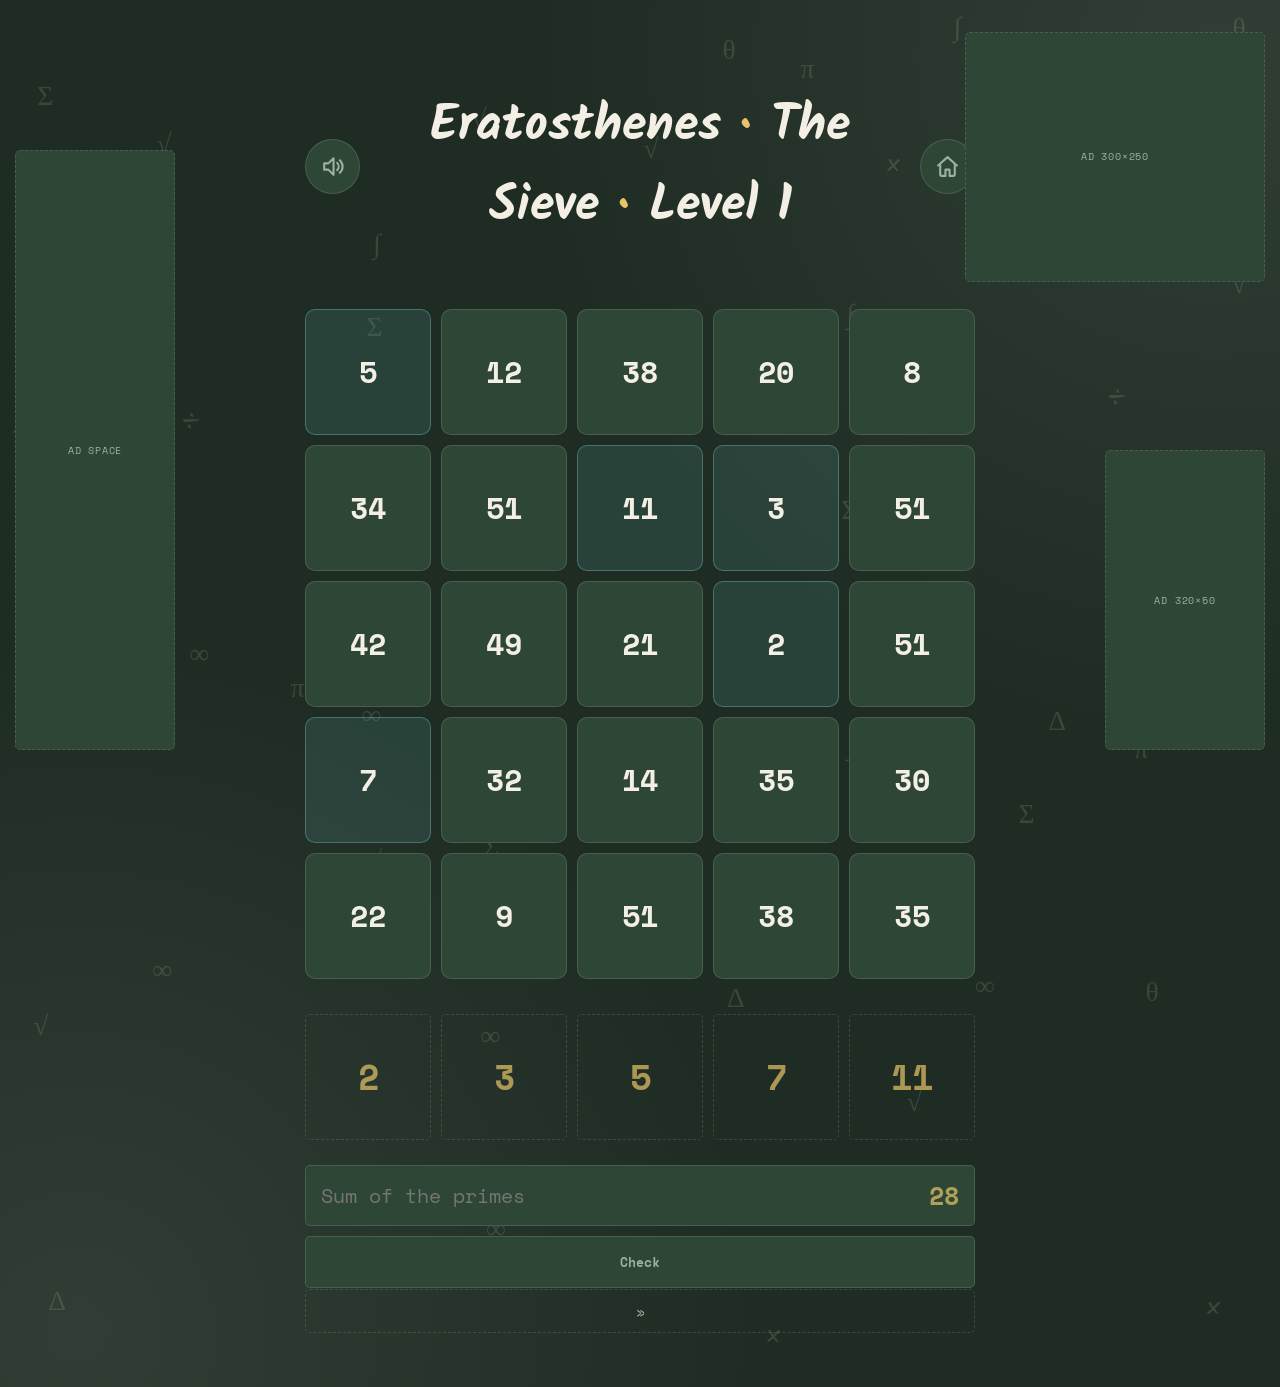
<file: eratostene_thesieve.html>
<!DOCTYPE html>
<html lang="en">
<head>
<meta charset="UTF-8">
<meta name="color-scheme" content="dark">
<meta name="viewport" content="width=device-width, initial-scale=1.0">
<title>Eratosthenes</title>
<link rel="preload" href="fonts/kalam-latin-700-normal.woff2" as="font" type="font/woff2" crossorigin>
<link rel="preload" href="fonts/space-mono-latin-400-normal.woff2" as="font" type="font/woff2" crossorigin>
<link rel="preload" href="fonts/space-mono-latin-700-normal.woff2" as="font" type="font/woff2" crossorigin>
<link rel="preload" href="fonts/work-sans-latin-400-normal.woff2" as="font" type="font/woff2" crossorigin>
<link rel="preload" href="fonts/work-sans-latin-500-normal.woff2" as="font" type="font/woff2" crossorigin>
<link rel="stylesheet" href="fonts/kalam.css">
<link rel="stylesheet" href="fonts/space-mono.css">
<link rel="stylesheet" href="fonts/work-sans.css">
<style>
  :root{
    --bg: #1E2C23;
    --bg-panel: #2E4636;
    --ink: #F3EFE4;
    --ink-dim: #9FB0A2;
    --yellow: #E8C468;
    --red: #C1554B;
    --rule: rgba(243,239,228,0.14);
  }
  *{ box-sizing:border-box; }
  html,body{
    margin:0; padding:0;
    background: var(--bg);
    color: var(--ink);
    font-family:'Work Sans', sans-serif;
    min-height:100vh;
  }
  body{
    background-image:
      radial-gradient(circle at 6% 96%, rgba(243,239,228,0.09), transparent 38%),
      radial-gradient(circle at 95% 4%, rgba(243,239,228,0.09), transparent 38%);
  }
  .wrap{
    max-width: min(1125px, calc(100% - 170px));
    margin: 0 auto;
    padding: calc(6vh + 32.7px) 1.5625rem 6vh;
    position: relative;
  }
  /* simboli decorativi di sfondo: statici (non si muovono, per non distrarre chi
     gioca), posizione casuale a ogni apertura pagina — che qui coincide sempre con
     ogni cambio livello, visto che la navigazione tra livelli ricarica la pagina intera */
  .math-constellation{
    position: absolute;
    inset: 0;
    width: 100%;
    height: 100%;
    z-index: 0;
    pointer-events: none;
  }
  .math-constellation text{
    font-family:'Kalam', cursive;
    font-size: 1.5625rem;
    fill: rgba(159, 176, 162, 0.20);
  }
  .wrap > .title-icon-row, .wrap > .instructions, .wrap > .rank-callout, .wrap > .level-layout{
    position: relative;
    z-index: 1;
  }
  h1{
    font-family:'Kalam', cursive;
    font-size: 3.125rem;
    margin: 0 0 0.625rem;
  }
  h1 .accent{ color: var(--yellow); }
  /* font-size del titolo, calcolato con le metriche vere del font Kalam Bold (fontkit),
     per fascia di cifre del livello (arriva fino a 3 cifre, livello 100) — sostituisce
     la misura dal vero via JS. Margine di sicurezza 3%, come il JS originale */
  @media (min-width: 901px){
    .lv-digits-1{ font-size: min(3.192rem, 3.7380rem, calc(3.0962rem * (100vw - 360px) / 776.14px)); }
    .lv-digits-2{ font-size: min(3.192rem, 3.5983rem, calc(3.0962rem * (100vw - 360px) / 806.27px)); }
    .lv-digits-3{ font-size: min(3.192rem, 3.5031rem, calc(3.0962rem * (100vw - 360px) / 828.18px)); }
  }
  .rank-callout{
    position: relative;
    height: 25px; /* stessa altezza di prima, per non spostare griglia/pannello sotto */
    margin: 0 0 0.9375rem;
    display: grid;
    grid-template-columns: 529px 1fr; /* stesse colonne di .level-layout: badge/frase, messi nella seconda,
                                          si centrano esattamente sopra il pannello laterale vero, qualunque
                                          sia la sua larghezza — non serve più misurarla via JS */
  }
  .rank-badge{
    position: absolute;
    grid-column: 2;
    top: 40px; /* altezza+margine di .rank-callout: allinea il bordo superiore del badge a quello della griglia sotto */
    left: 50%;
    transform: translateX(-50%);
    display: flex;
    align-items: center;
    justify-content: center;
    width: 410px; height: 40px; /* raddoppiata in larghezza, ×1.5 in altezza rispetto a prima */
    font-family:'Space Mono', monospace;
    font-size: 0.9375rem;
    font-weight:700;
    color: var(--bg);
    background: var(--circle-color, var(--yellow));
    border-radius: 5px;
    box-sizing: border-box;
  }
  .rank-phrase{
    position: absolute;
    grid-column: 2;
    top: calc(40px + 40px + 10px); /* stesso offset del badge, più la sua altezza (40px) e 8px di margine */
    left: 50%;
    transform: translateX(-50%);
    width: 410px; /* poco sotto il badge, stessa larghezza */
    text-align: center;
    font-family:'Space Mono', monospace;
    font-size: 0.625rem;
    color: rgba(243,239,228,0.5);
  }
  /* quando non c'è ancora un rango sbloccato, badge e descrizione restano nel DOM
     (con un testo placeholder) solo per riservare lo spazio: così gli elementi sotto
     non "salgono" quando il rango non c'è, invece di restare al loro posto giusto */
  .rank-callout.no-rank .rank-badge,
  .rank-callout.no-rank .rank-phrase{
    visibility: hidden;
  }
  .instructions{
    color: var(--ink-dim);
    font-size: 1.25rem;
    line-height:1.5;
    margin: 0 0 30px;
    text-align: center;
    white-space: nowrap;
  }

  .level-layout{
    display:grid;
    grid-template-columns: 529px 1fr;
    gap: 2.1875rem;
    align-items:stretch;
  }
  @media (max-width: 1400px){
    .level-layout{ grid-template-columns: 1fr; }
    /* qui griglia e pannello si impilano: niente spazio a destra della griglia per il
       badge ingrandito, torna il vecchio badge piccolo in riga sopra la griglia */
    .rank-callout{
      position: static;
      height: auto;
      display:flex; align-items:baseline; gap: 0.625rem; flex-wrap: nowrap;
    }
    .rank-badge{
      position: static;
      display:inline-block;
      width: auto; height: auto;
      flex-shrink: 0;
      padding: 0.3125rem 0.625rem;
      transform: none;
      grid-column: auto;
    }
    .rank-phrase{
      position: static;
      width: auto;
      flex: 1 1 auto;
      min-width: 0;
      text-align: left;
      font-size: 0.9375rem;
      color: var(--ink-dim);
      transform: none;
      grid-column: auto;
    }
    .dev-skip-btn{
      position: static;
      margin-top: 3.125rem;
    }
  }

  .grid{
    display:grid;
    grid-template-columns: repeat(5, 1fr);
    gap: 0.625rem;
  }
  .cell{
    position:relative;
    aspect-ratio:1;
    display:flex;
    align-items:center;
    justify-content:center;
    background: var(--bg-panel);
    border: 1px solid var(--rule);
    border-radius: 10px;
    font-family:'Space Mono', monospace;
    font-weight:700;
    font-size: 1.875rem;
    color: var(--ink);
    cursor:pointer;
    user-select:none;
    -webkit-tap-highlight-color: transparent;
    transition: background 0.15s ease, box-shadow 0.2s ease, border-color 0.2s ease;
  }
  /* solo per i test su Mathemory2: rivela in sfondo quali 5 celle sono davvero i primi
     scelti, senza bisogno di chiedere la soluzione — .selected/.hover restano sopra */
  .cell.answer-hint{
    background: rgba(95,168,160,0.18);
    border-color: rgba(95,168,160,0.5);
  }
  .cell:hover{
    background: rgba(232,196,104,0.22);
    box-shadow: 0 0 16px 3px rgba(232,196,104,0.48);
    border-color: rgba(232,196,104,0.75);
  }
  .cell.selected{
    color: #1C1F16;
    background: var(--circle-color, var(--yellow));
    border-color: var(--circle-color, var(--yellow));
    box-shadow:
      0 0 8px 1px var(--circle-color, var(--yellow)),
      0 0 20px 5px var(--circle-color, var(--yellow));
  }
  .cell svg{ display:none; }
  .cell circle{
    fill:none;
    stroke: var(--circle-color, var(--yellow));
    stroke-width: 3;
    stroke-linecap: round;
    stroke-dasharray: 169.6;
    stroke-dashoffset: 169.6;
    transition: stroke-dashoffset 0.35s ease;
  }
  .cell.selected circle{ stroke-dashoffset: 0; }

  .side-panel{ display:flex; flex-direction:column; gap: 1.5625rem; }
  .picked-row{
    display:grid;
    grid-template-columns: repeat(5, 1fr);
    gap: 0.625rem;
  }
  .picked-chip{
    aspect-ratio: 1;
    display:flex;
    align-items:center;
    justify-content:center;
    font-family:'Space Mono', monospace;
    font-weight:700;
    color: var(--yellow);
    background: rgba(232,196,104,0.12);
    border-radius: 5px;
    font-size: 2.1875rem;
  }
  .picked-chip.empty-slot{
    background: transparent;
    border: 1px dashed var(--rule);
    color: rgba(232,196,104,0.7); /* solo test Mathemory2: mostra il numero da trovare */
  }
  @media (min-width: 1401px){
    .side-panel > div:first-child{ margin-bottom: -0.9375rem; }
    .side-panel-wrap{ justify-content: center; } /* sostituisce alignSidePanel: centra .side-panel nell'altezza (già stretchata) del wrapper, senza bisogno di misurarla via JS */
  }

  .answer-row{ display:flex; flex-direction:column; gap: 0.625rem; }
  .answer-input-wrap{
    position: relative;
    background: var(--bg-panel);
    border: 1px solid var(--rule);
    border-radius: 5px;
    overflow: hidden;
  }
  /* solo per i test su Mathemory2: la somma corretta del livello, in trasparenza dentro
     la stessa casella dell'input — così non serve chiedere la soluzione in chat.
     In produzione questo elemento semplicemente non c'è (nessun dato da nascondere) */
  .answer-bg-hint{
    position: absolute;
    inset: 0;
    display: flex;
    align-items: center;
    justify-content: flex-end;
    padding: 0 0.9375rem;
    font-family:'Space Mono', monospace;
    font-weight: 700;
    font-size: 1.5625rem;
    color: rgba(232,196,104,0.7);
    pointer-events: none;
    overflow: hidden;
    white-space: nowrap;
  }
  input[type="number"]{
    position: relative;
    background: transparent;
    border: none;
    border-radius: 5px;
    color: var(--ink);
    font-family:'Space Mono', monospace;
    font-size: 1.25rem;
    padding: 0.9375rem;
    width: 100%;
    box-sizing: border-box;
  }
  input[type="number"]:focus{ outline: 2px solid var(--yellow); outline-offset: 1px; }
  /* nasconde le freccette visive dello spinner nativo del browser sull'input
     numerico, solo su desktop: restano invariate le freccette della tastiera
     (ArrowUp/ArrowDown), gestite comunque nativamente dal browser */
  @media (min-width: 901px){
    input[type="number"]::-webkit-inner-spin-button,
    input[type="number"]::-webkit-outer-spin-button{
      -webkit-appearance: none;
      margin: 0;
    }
    input[type="number"]{ -moz-appearance: textfield; }
  }
  button.check{
    font-family:'Space Mono', monospace;
    font-weight:700;
    background: var(--yellow);
    color: var(--bg);
    border:none;
    border-radius: 5px;
    padding: 0.9375rem 1.5625rem;
    cursor:pointer;
  }
  button.check:hover{ background:#f0d488; }
  button.check:disabled{
    background: var(--bg-panel);
    color: var(--ink-dim);
    cursor: not-allowed;
    border: 1px solid var(--rule);
  }
  button.check.error{
    background: var(--red);
    color: var(--ink);
    cursor: not-allowed;
  }
  .side-panel-wrap{ display:flex; flex-direction:column; position: relative; }
  .dev-skip-btn{
    position: absolute;
    left: 0;
    bottom: 0;
    display: block;
    width: 100%;
    padding: 0.625rem;
    font-family:'Space Mono', monospace;
    font-size: 0.9375rem;
    background: transparent;
    color: var(--ink-dim);
    border: 1px dashed var(--rule);
    border-radius: 5px;
    cursor: pointer;
    box-sizing: border-box;
  }
  .dev-skip-btn:hover{ border-color: var(--yellow); color: var(--yellow); }
  button.check.error:hover{ background: var(--red); }

  .feedback{ font-family:'Space Mono', monospace; font-size: 0.9375rem; min-height: 1.25rem; margin: 0; }
  .feedback.ok{ color: #9DC48C; }
  .feedback.bad{ color: var(--red); }

  .next-link{
    display:inline-block;
    margin-top: 0.625rem;
    font-family:'Space Mono', monospace;
    font-weight:700;
    color: var(--yellow);
    text-decoration:none;
  }

  .error-box{
    background: var(--bg-panel);
    border: 1px solid var(--red);
    border-radius: 5px;
    padding: 1.25rem;
    color: var(--ink-dim);
    font-size: 0.9375rem;
    line-height:1.6;
  }
  .error-box code{ color: var(--yellow); }

  .title-icon-row{
    display:flex;
    align-items:center;
    justify-content:space-between;
    gap: 0.9375rem;
    margin-bottom: 0.9375rem;
  }
  .title-icon-row h1{ margin: 0; flex: 1; min-width: 0; text-align: center; }
  .mobile-icon-btn{
    flex-shrink: 0;
    width: 55px;
    height: 55px;
    display: flex;
    align-items: center;
    justify-content: center;
    border: 1px solid var(--rule);
    border-radius: 50%;
    background: var(--bg-panel);
    color: var(--ink-dim);
    text-decoration: none;
    font-family:'Space Mono', monospace;
    font-size: 25px;
    cursor: pointer;
    transition: border-color 0.15s ease, color 0.15s ease, background 0.15s ease, box-shadow 0.2s ease;
  }
  .mobile-icon-btn:hover{
    color: var(--yellow);
    border-color: rgba(232,196,104,0.75);
    background: rgba(232,196,104,0.22);
    box-shadow: 0 0 16px 3px rgba(232,196,104,0.48);
  }

  /* --- spazio banner --- */
  .page-shell{
    min-height: 100vh;
    display:grid;
    grid-template-columns: 160px minmax(0,1fr) 160px;
    grid-template-areas: "adA content adB";
    gap: 1.25rem;
    max-width: 1980px;
    margin: 0 auto;
    align-items:start;
    padding: 0 0.9375rem;
    position: relative;
  }
  .ad-a{ position: sticky; top: calc(50vh - 300px); width: 160px; height: 600px; border: 1px dashed var(--rule); border-radius: 5px; background: var(--bg-panel); display:flex; align-items:center; justify-content:center; font-family:'Space Mono', monospace; font-size:0.625rem; letter-spacing:0.08em; text-transform:uppercase; color: var(--ink-dim); grid-area: adA; z-index: 1; }
  .ad-b-wrapper{ grid-area: adB; position: relative; align-self: stretch; z-index: 1; }
  .ad-top-rect{
    position: absolute;
    top: 3.5vh;
    right: 0;
    width: 300px;
    height: 250px;
    border: 1px dashed var(--rule);
    border-radius: 5px;
    background: var(--bg-panel);
    display:flex;
    align-items:center;
    justify-content:center;
    font-family:'Space Mono', monospace;
    font-size:0.625rem;
    letter-spacing:0.08em;
    text-transform:uppercase;
    color: var(--ink-dim);
  }
  .ad-side-small{
    position: sticky;
    top: 50vh;
    width: 160px;
    height: 300px;
    border: 1px dashed var(--rule);
    border-radius: 5px;
    background: var(--bg-panel);
    display:flex;
    align-items:center;
    justify-content:center;
    font-family:'Space Mono', monospace;
    font-size:0.625rem;
    letter-spacing:0.08em;
    text-transform:uppercase;
    color: var(--ink-dim);
  }
  .content-col{ grid-area: content; min-width:0; position: relative; z-index: 1; }

  @media (max-width: 900px){
    html, body{
      overflow: hidden;
      height: 100%;
      overscroll-behavior: none;
    }
    .page-shell{
      min-height: 100vh;
      grid-template-columns: 1fr;
      grid-template-areas: "content";
      padding: 0;
      max-width: 100%;
    }
  }

  @media (min-width: 901px) and (max-width: 1400px), (max-height: 800px){
    .instructions{ display: none; }
  }

  /* ============================================================
     SOLO MOBILE: da qui in giù, correzioni isolate,
     non toccano in alcun modo lo stile desktop sopra.
     ============================================================ */
  @media (max-width: 900px){
    /* i 2 banner (sopra e sotto) restano sempre visibili, fissi, "tagliano" la pagina */
    .ad-a{
      position: fixed;
      top: 0; left: 0; right: 0;
      bottom: auto;
      width: 320px;
      height: 50px;
      margin: 0 auto;
      z-index: 9000;
    }
    .ad-b-wrapper{ display: contents; }
    .ad-top-rect{ display: none; }
    .ad-side-small{
      position: fixed;
      top: auto;
      bottom: 0; left: 0; right: 0;
      width: 320px;
      height: 50px;
      margin: 0 auto;
      z-index: 9000;
    }
    .content-col{
      padding-top: 50px;
      padding-bottom: 50px;
      min-height: 100vh;
      min-height: 100dvh;
      box-sizing: border-box;
    }

    /* il contenitore centrale: larghezza minore del 100%, margini automatici, un solo metodo di centraggio */
    .wrap{
      width: 92%;
      max-width: 480px;
      margin: 0 auto;
      padding: 2vh 0 3vh;
      box-sizing: border-box;
    }

    /* titolo: due righe centrate, pulsanti icona ai lati (dimensioni ridotte per mobile) */
    .title-icon-row{
      gap: 0.625rem;
      margin-bottom: -0.3125rem;
      width: 100%;
    }
    .title-icon-row h1{
      font-size: 0.625rem;
      text-align: center;
    }
    .mobile-icon-btn{
      width: 45px;
      height: 45px;
      font-size: 1.25rem;
    }
    .mobile-icon-btn:active{ background: var(--rule); }

    .instructions{ display: none; } /* niente spazio per il paragrafo lungo qui, il titolo basta */
    .rank-callout{
      flex-direction: column;
      align-items: center;
      width: 100%;
      min-height: 0;
      gap: 0.3125rem;
      margin-bottom: 0.625rem;
    }
    .rank-badge{ font-size: 0.625rem; padding: 0.3125rem 0.625rem; flex-shrink: 0; }
    .rank-phrase{ font-size: 0.3125rem; width: 100%; text-align: center; margin-top: 0; }

    /* niente più colonne fisse: un blocco solo, la griglia occupa tutta la larghezza del contenitore */
    .level-layout{
      display: block;
      width: 100%;
    }
    .grid{
      display: grid;
      grid-template-columns: repeat(5, 1fr);
      gap: 0.3125rem;
      width: 100%;
      margin-bottom: 0.625rem;
    }
    .cell{ font-size: 1.5625rem; }

    .side-panel{
      display: grid;
      grid-template-columns: 1fr 3.4rem;
      grid-template-rows: auto auto auto;
      column-gap: 0.625rem;
      row-gap: 0.625rem;
      width: 100%;
      margin-top: 0.625rem;
    }
    .side-panel > div:first-child{ grid-column: 1; grid-row: 2; }
    .answer-row{ display: contents; }
    .answer-row .answer-input-wrap{
      grid-column: 1;
      grid-row: 1;
      width: calc(50% - 0.3125rem);
      justify-self: start;
    }
    .dev-skip-btn{
      grid-column: 1;
      grid-row: 1;
      justify-self: end;
      position: static;
      margin-top: 0;
      width: calc(50% - 0.3125rem);
      height: 100%;
      display: flex;
      align-items: center;
      justify-content: center;
      font-size: 1.25rem;
      box-sizing: border-box;
    }
    .answer-row button.check{
      grid-column: 2;
      grid-row: 1 / 3;
      display: flex;
      align-items: center;
      justify-content: center;
      padding: 0.3125rem;
      height: 100%;
    }
    .answer-row button.check .check-label{
      display: block;
      line-height: 1.15;
      text-align: center;
    }
    .feedback{ grid-column: 1 / 3; grid-row: 3; }

    .picked-row{
      position: relative;
      display: grid;
      grid-template-columns: repeat(5, 1fr);
      gap: 0.3125rem;
      min-height: 2.1875rem;
      padding: 0.3125rem 0.3125rem 0.3125rem;
      width: 100%;
      box-sizing: border-box;
    }
    .picked-chip{
      font-size: 1.25rem;
      text-align: center;
      border: 1px solid var(--rule);
      border-radius: 5px;
    }
    .picked-chip.empty-slot{
      background: transparent;
      border-style: dashed;
      color: rgba(232,196,104,0.7);
    }
    input[type="number"]{ font-size: 0.9375rem; padding: 0.625rem 0.625rem; width: 100%; box-sizing: border-box; }
  }  /* --- blocco orizzontale: nasconde tutto e mostra un avviso finché il telefono non torna verticale --- */
  .rotate-lock-overlay{ display: none; }
  @media (orientation: landscape) and (max-width: 900px), (orientation: landscape) and (max-height: 500px){
    .rotate-lock-overlay{
      display: flex;
      position: fixed;
      inset: 0;
      z-index: 9999;
      background: var(--bg);
      color: var(--ink);
      align-items: center;
      justify-content: center;
      text-align: center;
      padding: 1.875rem;
      font-family:'Space Mono', monospace;
      font-size: 0.9375rem;
    }
    .page-shell{ display: none; }
  }
  /* --- popup di fine gara (Livello 100) --- */
  .modal-overlay{
    display:none;
    position: fixed;
    inset: 0;
    background: rgba(0,0,0,0.55);
    z-index: 10000;
    align-items:center;
    justify-content:center;
    padding: 1.5625rem;
    box-sizing: border-box;
  }
  .modal-overlay.visible{ display:flex; }
  .modal-card{
    background: var(--bg-panel);
    border: 1px solid var(--rule);
    border-radius: 10px;
    padding: 1.875rem;
    max-width: 480px;
    width: 100%;
    text-align:center;
    box-sizing: border-box;
  }
  .modal-card h3{
    font-family:'Kalam', cursive;
    font-size: 1.5625rem;
    margin: 0 0 0.9375rem;
    color: var(--ink);
  }
  .modal-card p{
    font-family:'Space Mono', monospace;
    font-size: 0.9375rem;
    color: var(--ink-dim);
    margin: 0 0 1.25rem;
    line-height: 1.5;
  }
  .modal-card input[type="text"]{
    width: 100%;
    box-sizing: border-box;
    background: var(--bg);
    border: 1px solid var(--rule);
    border-radius: 5px;
    color: var(--ink);
    font-family:'Space Mono', monospace;
    font-size: 0.9375rem;
    padding: 0.625rem;
    margin-bottom: 1.25rem;
  }
  .modal-card input[type="text"]:focus{ outline: 2px solid var(--yellow); outline-offset: 1px; }
  .modal-buttons{
    display:flex;
    justify-content:center;
    gap: 0.9375rem;
  }
  .modal-btn{
    font-family:'Space Mono', monospace;
    font-weight:700;
    font-size: 0.9375rem;
    border: none;
    border-radius: 5px;
    padding: 0.625rem 1.875rem;
    cursor:pointer;
  }
  .modal-btn.yes{ background: var(--yellow); color: var(--bg); }
  .modal-btn.no{ background: transparent; color: var(--ink-dim); border: 1px solid var(--rule); }

  .audio-slider-row{
    display: flex;
    align-items: center;
    gap: 0.9375rem;
    margin-bottom: 0.9375rem;
  }
  .audio-slider-row label{
    font-family:'Work Sans', sans-serif;
    font-size: 0.9375rem;
    color: var(--ink-dim);
    width: 5.9375rem;
    flex-shrink: 0;
  }
  .audio-slider-row input[type="range"]{
    flex: 1;
    accent-color: var(--yellow);
  }
  .audio-slider-row span{
    font-family:'Space Mono', monospace;
    font-size: 0.9375rem;
    color: var(--ink);
    width: 3.125rem;
    flex-shrink: 0;
    text-align: right;
  }
  .audio-toggle-btn{ cursor: pointer; }
  .mobile-icon-btn svg{ width: 25px; height: 25px; }
  #mobileSkipBtn svg{ width: 25px; height: 25px; } /* icona volume: +10% rispetto alla casetta */
  /* stato "acceso" del volume (audio non muto): stessa illuminazione dei numeri
     selezionati nella griglia, l'icona resta sempre la stessa, cambia solo questo */
  .audio-toggle-btn.audio-on{
    color: #1C1F16;
    background: var(--yellow);
    border-color: var(--yellow);
    box-shadow: 0 0 8px 1px var(--yellow), 0 0 20px 5px var(--yellow);
  }
</style>
</head>
<body>

<audio id="bgMusic" src="https://pub-312772d8d5f64507a7ad27b167cd19c4.r2.dev/eratostene_thesieve.mp3" loop preload="none"></audio>

<div class="rotate-lock-overlay">Please rotate your device back to portrait to continue.</div>

<div class="modal-overlay" id="simpleCongratsModal">
  <div class="modal-card">
    <h3 data-en="🎉 Congratulations!" data-it="🎉 Congratulazioni!">🎉 Congratulations!</h3>
    <p data-en="You've completed The Sieve. Well done!" data-it="Hai completato The Sieve. Ben fatto!">You've completed The Sieve. Well done!</p>
    <div class="modal-buttons">
      <button type="button" class="modal-btn yes" id="congratsHomeBtn" data-en="Back to home" data-it="Torna alla home">Back to home</button>
    </div>
  </div>
</div>

<div class="modal-overlay" id="devSkipModal">
  <div class="modal-card" style="position:relative;">
    <button type="button" id="devSkipCloseBtn" aria-label="Close" style="position:absolute; top:0.7rem; right:0.7rem; width:2rem; height:2rem; border-radius:50%; border:none; background:var(--bg); color:var(--ink); font-size:1rem; cursor:pointer; display:flex; align-items:center; justify-content:center;">✕</button>
    <div class="modal-buttons" style="flex-direction:column;">
      <button type="button" class="modal-btn yes" id="devSkip1Btn">+1</button>
      <button type="button" class="modal-btn yes" id="devSkip25Btn">+25</button>
      <button type="button" class="modal-btn yes" id="devSkip200Btn">100</button>
      <button type="button" class="modal-btn no" id="devSkipResetBtn">Reset</button>
    </div>
  </div>
</div>

<div class="page-shell">
  <svg class="math-constellation" viewBox="0 0 1000 900" preserveAspectRatio="xMidYMid slice" aria-hidden="true">
      <text x="848" y="288" text-anchor="middle">π</text>
      <text x="363" y="232" text-anchor="middle">√</text>
      <text x="276" y="227" text-anchor="middle">Σ</text>
      <text x="872" y="147" text-anchor="middle">∞</text>
      <text x="329" y="517" text-anchor="middle">∫</text>
      <text x="601" y="656" text-anchor="middle">Δ</text>
      <text x="706" y="542" text-anchor="middle">θ</text>
      <text x="32" y="316" text-anchor="middle">×</text>
      <text x="59" y="539" text-anchor="middle">÷</text>
      <text x="206" y="841" text-anchor="middle">π</text>
      <text x="862" y="225" text-anchor="middle">√</text>
      <text x="549" y="427" text-anchor="middle">Σ</text>
      <text x="217" y="369" text-anchor="middle">∞</text>
      <text x="359" y="150" text-anchor="middle">∫</text>
      <text x="119" y="594" text-anchor="middle">Δ</text>
      <text x="576" y="510" text-anchor="middle">θ</text>
      <text x="226" y="103" text-anchor="middle">×</text>
      <text x="112" y="234" text-anchor="middle">÷</text>
      <text x="743" y="603" text-anchor="middle">π</text>
      <text x="952" y="478" text-anchor="middle">√</text>
      <text x="639" y="751" text-anchor="middle">Σ</text>
      <text x="581" y="108" text-anchor="middle">∞</text>
      <text x="132" y="850" text-anchor="middle">∫</text>
      <text x="754" y="787" text-anchor="middle">Δ</text>
      <text x="247" y="790" text-anchor="middle">θ</text>
      <text x="502" y="111" text-anchor="middle">×</text>
      <text x="968" y="830" text-anchor="middle">÷</text>
      <text x="833" y="580" text-anchor="middle">π</text>
      <text x="139" y="308" text-anchor="middle">√</text>
      <text x="485" y="672" text-anchor="middle">Σ</text>
      <text x="154" y="389" text-anchor="middle">∞</text>
      <text x="878" y="820" text-anchor="middle">∫</text>
      <text x="443" y="799" text-anchor="middle">Δ</text>
      <text x="573" y="283" text-anchor="middle">θ</text>
      <text x="254" y="616" text-anchor="middle">×</text>
      <text x="785" y="171" text-anchor="middle">÷</text>
      <text x="816" y="853" text-anchor="middle">π</text>
      <text x="423" y="43" text-anchor="middle">√</text>
      <text x="65" y="83" text-anchor="middle">Σ</text>
      <text x="70" y="793" text-anchor="middle">∞</text>
      <text x="956" y="606" text-anchor="middle">∫</text>
      <text x="87" y="696" text-anchor="middle">Δ</text>
      <text x="512" y="738" text-anchor="middle">θ</text>
      <text x="700" y="127" text-anchor="middle">×</text>
      <text x="967" y="391" text-anchor="middle">÷</text>
      <text x="455" y="619" text-anchor="middle">π</text>
      <text x="843" y="522" text-anchor="middle">√</text>
      <text x="956" y="57" text-anchor="middle">Σ</text>
      <text x="747" y="38" text-anchor="middle">∞</text>
      <text x="934" y="168" text-anchor="middle">∫</text>
      <text x="443" y="419" text-anchor="middle">π</text>
      <text x="234" y="643" text-anchor="middle">√</text>
      <text x="213" y="265" text-anchor="middle">Σ</text>
      <text x="284" y="166" text-anchor="middle">∞</text>
      <text x="808" y="118" text-anchor="middle">∫</text>
    </svg>
  <div class="ad-a" aria-hidden="true">Ad space</div>

  <div class="content-col">
  <div class="wrap" id="wrap">
    <div class="title-icon-row">
      <button type="button" class="mobile-icon-btn audio-toggle-btn" id="mobileSkipBtn" aria-label="Sound"><svg viewBox="0 0 24 24" fill="none" stroke="currentColor" stroke-width="2" stroke-linecap="round" stroke-linejoin="round"><path d="M4 9v6h4l5 5V4L8 9H4z"/><path d="M16.5 8.5a5 5 0 0 1 0 7"/><path d="M19 6a8 8 0 0 1 0 12"/></svg></button>
      <h1 id="levelTitle"></h1>
      <a class="mobile-icon-btn" id="homeBtn" href="index.html" aria-label="Home"><svg viewBox="0 0 24 24" fill="none" stroke="currentColor" stroke-width="2" stroke-linecap="round" stroke-linejoin="round"><path d="M3 11l9-8 9 8"/><path d="M5 10v10a1 1 0 0 0 1 1h4v-6h4v6h4a1 1 0 0 0 1-1V10"/></svg></a>
    </div>
    <p class="instructions" data-en="Tap every prime you can find. They'll drop into the box on the side to help you add them up. Then write the total." data-it="Tocca ogni numero primo che riesci a trovare. Cadranno nella casella laterale per aiutarti a sommarli. Poi scrivi il totale.">Tap every prime you can find. They'll drop into the box on the side to help you add them up. Then write the total.</p>
    <div class="rank-callout" id="rankCallout"></div>
    <div class="level-layout" id="levelLayout">
      <p style="color:var(--ink-dim); font-family:'Space Mono', monospace; font-size:0.85rem;">Loading level…</p>
    </div>
  </div>
  </div>

  <div class="ad-b-wrapper">
    <div class="ad-top-rect" aria-hidden="true">Ad 300×250</div>
    <div class="ad-side-small" aria-hidden="true">Ad 320×50</div>
  </div>
</div>

<script>
  // il browser normalmente ripristina da solo la posizione di scroll di prima al refresh
  // della pagina: su mobile, dove lo scroll e' del tutto bloccato (vedi touchmove qui sotto),
  // se quella posizione non era zero la pagina resta "incastrata" li per sempre, senza modo
  // di scorrere per sistemarla. Disattivo il ripristino automatico e forzo zero il prima possibile
  if ('scrollRestoration' in history) history.scrollRestoration = 'manual';
  window.scrollTo(0, 0);
  window.addEventListener('pageshow', () => { window.scrollTo(0, 0); });

  // schermata bloccata su mobile: non deve scorrere in nessuna direzione (tutto
  // dovrebbe già stare nella schermata grazie al ridimensionamento). L'overflow:hidden
  // via CSS non basta sempre (es. il "rimbalzo" di iOS Safari), quindi blocco anche
  // il gesto stesso qui. Solo su mobile, non tocca in alcun modo il desktop
  if (window.innerWidth <= 900){
    document.addEventListener('touchmove', (e) => { e.preventDefault(); }, { passive: false });
  }

  // simboli di sfondo: statici (nessun movimento), ma con posizione casuale a ogni
  // apertura pagina — un "seed" diverso genera una nuova disposizione ogni volta,
  // incluso ogni cambio livello (che qui ricarica sempre la pagina intera). Chiamata
  // solo DOPO che la griglia vera è stata riempita (vedi renderLevel): misurarla
  // prima darebbe l'altezza del solo segnaposto "Loading level…", non quella reale
  function randomizeConstellation(){
    const svg = document.querySelector('.math-constellation');
    if (!svg) return;
    function mulberry32(seed){
      return function(){
        seed |= 0; seed = seed + 0x6D2B79F5 | 0;
        let t = Math.imul(seed ^ seed >>> 15, 1 | seed);
        t = t + Math.imul(t ^ t >>> 7, 61 | t) ^ t;
        return ((t ^ t >>> 14) >>> 0) / 4294967296;
      };
    }
    const seed = (Date.now() ^ (Math.random() * 0xFFFFFFFF)) | 0;
    const rand = mulberry32(seed);

    // viewBox calcolato dalla dimensione vera del contenitore (non più un 1000×900
    // fisso): con quel valore fisso, su un contenitore più alto che largo come
    // questa pagina, "xMidYMid slice" ritagliava una fetta orizzontale strettissima
    // del viewBox, lasciando i simboli confinati in una banda verticale sottile
    const wrapEl = svg.closest('.page-shell') || svg.parentElement;
    const vbWidth = wrapEl.clientWidth || window.innerWidth;
    const vbHeight = wrapEl.clientHeight || window.innerHeight;
    svg.setAttribute('viewBox', `0 0 ${vbWidth} ${vbHeight}`);
    const marginX = Math.min(30, vbWidth * 0.03);
    const marginY = Math.min(30, vbHeight * 0.03);

    // qui i simboli sono FERMI (a differenza dell'index, dove si muovono): due nati
    // vicini resterebbero ammucchiati per sempre, quindi ognuno viene ripescato
    // finché non trova un punto abbastanza lontano da tutti quelli già piazzati
    const minDist = 70;
    const placed = [];
    svg.querySelectorAll('text').forEach(el => {
      let x, y, tries = 0;
      do {
        x = marginX + rand() * (vbWidth - marginX * 2);
        y = marginY + rand() * (vbHeight - marginY * 2);
        tries++;
      } while (tries < 40 && placed.some(p => Math.hypot(p.x - x, p.y - y) < minDist));
      placed.push({ x, y });
      el.setAttribute('x', x.toFixed(0));
      el.setAttribute('y', y.toFixed(0));
    });
  }

  const params = new URLSearchParams(window.location.search);
  const levelNum = parseInt(params.get('n')) || 1;
  const STORAGE_KEY = 'erato_basic_v2_last';
  // il livello 25 sblocca Prime Rush/Scholar's Glance/Infinite Primes — non serve
  // più finire tutti i 100 livelli, The Sieve non ha più una classifica propria da
  // proteggere con un vero traguardo finale
  const FINISHED_ONCE_KEY = 'erato_basic_v2_finished_once';

  // --- lingua: nessuno switch qui (vive solo su index.html), ma legge la stessa
  // preferenza salvata per tradurre le poche scritte previste su questa pagina ---
  function currentLang(){
    return localStorage.getItem('mathemory_lang') || 'en';
  }
  function applyLanguage(){
    const lang = currentLang();
    document.querySelectorAll('[data-en][data-it]').forEach(el => {
      el.textContent = lang === 'it' ? el.dataset.it : el.dataset.en;
    });
    document.querySelectorAll('[data-placeholder-en][data-placeholder-it]').forEach(el => {
      el.placeholder = lang === 'it' ? el.dataset.placeholderIt : el.dataset.placeholderEn;
    });
  }
  applyLanguage();

  const wrap = document.getElementById('wrap');

  // --- 3 effetti sonori: cerchio (selezione), giusto, sbagliato ---
  // i file mp3 devono stare nella stessa cartella/repo di questo file
  // --- 3 effetti sonori via Web Audio API: latenza minima, decodificati in memoria in anticipo ---
  const audioCtx = new (window.AudioContext || window.webkitAudioContext)();
  const soundBuffers = {};
  const pendingSounds = new Set(); // suoni richiesti prima che il file finisse di caricare: li suono appena pronti
  function loadSound(name, url){
    fetch(url)
      .then(res => res.arrayBuffer())
      .then(data => audioCtx.decodeAudioData(data))
      .then(buffer => {
        soundBuffers[name] = buffer;
        if (pendingSounds.has(name)){
          pendingSounds.delete(name);
          playSound(name); // richiesto troppo presto: lo suono ora, con un po' di ritardo ma non perso
        }
      })
      .catch(() => {}); // se il file manca o non si carica, il gioco funziona comunque senza audio
  }
  loadSound('pad', 'https://pub-312772d8d5f64507a7ad27b167cd19c4.r2.dev/eratostene_pad.mp3');
  loadSound('right', 'https://pub-312772d8d5f64507a7ad27b167cd19c4.r2.dev/eratostene_right.mp3');
  loadSound('wrong', 'https://pub-312772d8d5f64507a7ad27b167cd19c4.r2.dev/eratostene_wrong.mp3');
  loadSound('winner', 'https://pub-312772d8d5f64507a7ad27b167cd19c4.r2.dev/eratostene_winner.mp3');
  loadSound('badge', 'https://pub-312772d8d5f64507a7ad27b167cd19c4.r2.dev/eratostene_badge.mp3');
  loadSound('tap', 'https://pub-312772d8d5f64507a7ad27b167cd19c4.r2.dev/tap.mp3'); // suono generico, riusabile per la maggior parte dei pulsanti della pagina

  let currentPadSource = null;
  // volume specifico per singolo suono, sopra a quello scelto con la barra effetti
  // (o il 100% di default su mobile, dove la barra non c'e): 1 = nessuna modifica.
  // Ogni suono puo avere un valore diverso per PC e per mobile (o un solo numero,
  // se deve valere uguale su entrambi)
  const SOUND_LEVELS = { pad: { desktop: 1, mobile: 0.7 }, badge: { desktop: 1, mobile: 0.5 }, winner: { desktop: 1, mobile: 1.1 } };
  function getSoundLevel(name){
    const level = SOUND_LEVELS[name];
    if (level === undefined) return 1;
    if (typeof level === 'number') return level;
    const isMobileNow = window.innerWidth <= 900;
    const value = isMobileNow ? level.mobile : level.desktop;
    return typeof value === 'number' ? value : 1;
  }

  function playSound(name){
    const buffer = soundBuffers[name];
    if (!buffer){
      pendingSounds.add(name); // non ancora decodificato: lo riprovo quando il file finisce di caricare
      return;
    }
    if (window.MathemoryAudio && window.MathemoryAudio.isMuted()) return;
    if (audioCtx.state === 'suspended') audioCtx.resume();

    // solo per il suono di selezione (pad): fermo l'istanza precedente, niente sovrapposizioni da tap veloci
    if (name === 'pad' && currentPadSource){
      try { currentPadSource.stop(); } catch(e){}
    }

    const source = audioCtx.createBufferSource();
    source.buffer = buffer;
    const gainNode = audioCtx.createGain();
    const baseVolume = window.MathemoryAudio ? window.MathemoryAudio.getSfxVolume() : 1;
    gainNode.gain.value = baseVolume * getSoundLevel(name);
    source.connect(gainNode);
    gainNode.connect(audioCtx.destination);
    source.start(0);
    if (name === 'pad') currentPadSource = source;

    // durante badge e winner, la musica scende a un volume fisso (15%, non -15% dal suo volume attuale) per farli sentire meglio
    if (window.MathemoryAudio && window.MathemoryAudio.duckMusic){
      if (name === 'badge') window.MathemoryAudio.duckMusic(0.15, 1000);
      if (name === 'winner') window.MathemoryAudio.duckMusic(0.15, 1500);
    }
  }

  // --- titoli di rango, a salire per livello raggiunto ---
  const RANKS = [
    { level: 100, title: 'Master of the Sieve', titleIT: 'Maestro del Setaccio', phrase: "You've mastered the sieve itself.", phraseIT: 'Hai padroneggiato il setaccio stesso.' },
    { level: 50,  title: 'Geometer of Primes', titleIT: 'Geometra dei Primi', phrase: 'Few see the structure beneath the primes as clearly as you.', phraseIT: 'Pochi vedono la struttura dei primi con la tua stessa chiarezza.' },
    { level: 25,  title: 'Pattern Seeker', titleIT: 'Cercatore di Schemi', phrase: 'The patterns are starting to reveal themselves.', phraseIT: 'Gli schemi iniziano a rivelarsi.' },
    { level: 10,  title: 'Apprentice of Cyrene', titleIT: 'Apprendista di Cirene', phrase: 'A student of Cyrene, taking your first true steps.', phraseIT: 'Uno studente di Cirene, ai tuoi primi veri passi.' },
  ];
  function rankForLevel(lvl){
    return RANKS.find(r => lvl >= r.level) || null;
  }

  // --- colore dei cerchi/numeri selezionati, a gradini ogni 50 livelli ---
  function circleColorForLevel(lvl){
    if (lvl >= 150) return '#C1554B'; // rosso
    if (lvl >= 100) return '#D9793A'; // arancione scuro
    if (lvl >= 50)  return '#EFAE68'; // arancione chiaro
    return '#E8C468'; // giallo base
  }

  function isPrime(n){
    if (n < 2) return false;
    if (n % 2 === 0) return n === 2;
    for (let i = 3; i*i <= n; i += 2){
      if (n % i === 0) return false;
    }
    return true;
  }

  function showError(message){
    document.getElementById('levelLayout').innerHTML = `
      <h1>Something went wrong</h1>
      <div class="error-box">${message}</div>
    `;
  }

  const levelFetchController = new AbortController();
  const levelFetchTimeout = setTimeout(() => levelFetchController.abort(), 7000);

  fetch('eratostene_thesieve.json', { signal: levelFetchController.signal })
    .then(res => {
      clearTimeout(levelFetchTimeout);
      if (!res.ok) throw new Error('HTTP ' + res.status);
      return res.json();
    })
    .then(sections => {
      const allLevels = [];
      sections.forEach(section => {
        section.livelli.forEach(lv => {
          allLevels.push({ ...lv, checkpoint: section.checkpoint });
        });
      });

      if (levelNum < 1 || levelNum > allLevels.length){
        showError(`Level ${levelNum} doesn't exist (valid range: 1-${allLevels.length}).`);
        return;
      }

      const levelData = allLevels[levelNum - 1];
      renderLevel(levelData);
    })
    .catch(err => {
      if (err.name === 'AbortError'){
        // 7 secondi sono già tanti per un file che di norma pesa pochi KB: la connessione
        // è instabile o assente, meglio dirlo chiaramente che restare bloccati per sempre
        showError('This is taking too long. Please check your connection and reload the page.');
        return;
      }
      showError(`
        Could not load <code>eratostene_thesieve.json</code>.<br><br>
        If you're testing this by double-clicking the file (a <code>file://</code> address), most browsers block this kind of request for security reasons.<br><br>
        Fix: open a terminal in this folder and run <code>python -m http.server 8000</code>, then visit
        <code>http://localhost:8000/index.html</code> instead.<br><br>
        Technical detail: ${err.message}
      `);
    });

  // stessa dimensione fissa del pulsante suono dell'index: 55px, indipendente
  // dalla larghezza dello schermo e dal titolo di questa pagina
  // dimensiona i pulsanti tondi (volume, home) come il pulsante suono dell'index (55px
  // fisso), poi verifica che il titolo di questa pagina (più lungo ora, con "The
  // Sieve"/"Prime Rush" nel mezzo, e con pulsanti potenzialmente più grandi di prima
  // ai lati) entri ancora su una riga sola: se andasse a capo, riduce il font-size
  // del titolo appena quanto basta per farlo stare su una riga
  // posiziona badge+frase del rango a destra della griglia, allineati in alto col suo
  // bordo superiore: calcolato dal vero (non hardcoded), così funziona a qualunque
  // larghezza di finestra desktop, ma solo quando la griglia e il pannello laterale
  // sono davvero affiancati (sopra i 1400px: sotto quella soglia si impilano, vedi CSS)
  function renderLevel(levelData){
    const grid = levelData.griglia;
    // solo per test su Mathemory2: la somma corretta va nel placeholder dell'input,
    // così appare "in trasparenza" senza doverla chiedere ogni volta in chat
    const correctSumHint = grid.filter(isPrime).reduce((a, b) => a + b, 0);
    const circleColor = circleColorForLevel(levelNum);
    const rankInfo = rankForLevel(levelNum);
    // se il rango di QUESTO livello è diverso da quello del livello precedente, il badge si è appena sbloccato
    const prevRankInfo = rankForLevel(levelNum - 1);
    if (rankInfo && (!prevRankInfo || prevRankInfo.title !== rankInfo.title)){
      playSound('badge');
    }

    // "Check" impilato lettera per lettera solo su mobile, testo normale su desktop
    const checkLabelHtml = window.innerWidth <= 900 ? 'C<br>h<br>e<br>c<br>k' : 'Check';

    wrap.style.setProperty('--circle-color', circleColor);

    const h1El = document.getElementById('levelTitle');
    h1El.className = 'lv-digits-' + String(levelNum).length;
    const isIT = currentLang() === 'it';
    const levelWord = isIT ? 'Livello' : 'Level';
    const eratoWord = isIT ? 'Eratostene' : 'Eratosthenes';
    h1El.innerHTML =
      `${eratoWord} <span class="accent">·</span> The Sieve <span class="accent">·</span> ${levelWord} ${levelNum}`;

    const rankCalloutEl = document.getElementById('rankCallout');
    rankCalloutEl.classList.toggle('no-rank', !rankInfo);
    rankCalloutEl.innerHTML = rankInfo
      ? `<span class="rank-badge">${isIT ? rankInfo.titleIT : rankInfo.title}</span><span class="rank-phrase">${isIT ? rankInfo.phraseIT : rankInfo.phrase}</span>`
      : `<span class="rank-badge">Placeholder rank</span><span class="rank-phrase">Placeholder phrase text goes here.</span>`;

    document.getElementById('levelLayout').innerHTML = `
      <div class="grid" id="gridEl"></div>
      <div class="side-panel-wrap">
        <div class="side-panel">
          <div>
            <div class="picked-row" id="pickedRow"></div>
          </div>
          <div class="answer-row">
            <div class="answer-input-wrap">
              <span class="answer-bg-hint">${correctSumHint}</span>
              <input type="number" id="answerInput" placeholder="Sum of the primes" inputmode="numeric" data-placeholder-en="Sum of the primes" data-placeholder-it="Somma dei primi">
            </div>
            <button type="button" id="devSkipBtn" class="dev-skip-btn" aria-label="Dev skip">»</button>
            <button class="check" id="checkBtn"><span class="check-label">${checkLabelHtml}</span></button>
          </div>
          <p class="feedback" id="feedback"></p>
        </div>
      </div>
    `;
    applyLanguage();

    // livello 25 raggiunto: sblocca Prime Rush/Scholar's Glance/Infinite Primes.
    // Non serve più finire tutti i 100 livelli — The Sieve non ha più una classifica
    // propria da proteggere con un vero traguardo finale, quindi lo sblocco arriva
    // molto prima, a metà del percorso verso il rango "Cercatore di Schemi"
    if (levelNum >= 25){
      localStorage.setItem(FINISHED_ONCE_KEY, 'true');
    }

    // il "vero" via riparte solo quando il giocatore ha completa visione della pagina:
    // non al caricamento del DOM, ma quando i font sono davvero pronti — stessa tecnica
    // usata per far partire l'animazione della card di Eratosthenes sull'index. Se i
    // font non risultano pronti entro 7 secondi (già un margine ampio per un
    // caricamento normale), qualcosa non va — meglio dirlo chiaramente con un errore
    // che far finta di niente e partire comunque
    let timerReallyStarted = false;
    function reallyStartTimer(){
      if (timerReallyStarted) return;
      timerReallyStarted = true;
    }
    const fontsPromise = (document.fonts && document.fonts.ready) ? document.fonts.ready : Promise.resolve();
    fontsPromise.then(reallyStartTimer);
    const fontsTimeoutId = setTimeout(() => {
      if (timerReallyStarted) return;
      showError('This is taking too long. Please reload the page.');
    }, 7000);
    fontsPromise.then(() => clearTimeout(fontsTimeoutId));

    document.getElementById('homeBtn').addEventListener('click', () => {
      playSound('tap');
    });

    const gridEl = document.getElementById('gridEl');
    const pickedRow = document.getElementById('pickedRow');
    const selected = new Set();

    grid.forEach((value, i) => {
      const cell = document.createElement('div');
      cell.className = 'cell' + (isPrime(value) ? ' answer-hint' : '');
      cell.dataset.index = i;
      cell.innerHTML = value + '<svg viewBox="0 0 60 60"><circle cx="30" cy="30" r="27"/></svg>';
      cell.addEventListener('click', () => toggleCell(i));
      gridEl.appendChild(cell);
    });

    randomizeConstellation(); // stesso motivo: serve l'altezza vera del contenitore

    function toggleCell(i){
      if (selected.has(i)){
        selected.delete(i);
      } else {
        if (selected.size >= 5) return; // il sesto non è consentito, prima toglierne uno
        selected.add(i);
      }
      checkLocked = false; // qualunque cambio di selezione sblocca il pulsante dall'errore precedente
      render(); // prima il cerchio appare, SUBITO dopo parte il suono: mai farlo aspettare l'audio
      if (selected.has(i)) playSound('pad');
    }

    let checkLocked = false;
    const checkBtn = document.getElementById('checkBtn');

    function updateCheckButtonState(){
      checkBtn.classList.toggle('error', checkLocked);
      checkBtn.disabled = checkLocked || selected.size < 5;
    }

    function render(){
      [...gridEl.children].forEach(cell => {
        const i = Number(cell.dataset.index);
        cell.classList.toggle('selected', selected.has(i));
      });
      pickedRow.innerHTML = '';
      const sortedSelected = [...selected].sort((a,b)=>a-b);
      // solo per i test su Mathemory2: i 5 primi corretti, ordinati, da mostrare nei
      // riquadri ancora vuoti al posto del pallino segnaposto
      const correctPrimesSorted = grid.filter(isPrime).sort((a,b)=>a-b);

      // sempre 5 mini riquadri, pieni o vuoti (segnaposto tratteggiato), su qualunque schermo
      for (let slot = 0; slot < 5; slot++){
        const chip = document.createElement('span');
        const hasValue = slot < sortedSelected.length;
        chip.className = 'picked-chip' + (hasValue ? '' : ' empty-slot');
        chip.textContent = hasValue ? grid[sortedSelected[slot]] : correctPrimesSorted[slot];
        pickedRow.appendChild(chip);
      }
      updateCheckButtonState();
    }
    render();
    window.addEventListener('resize', render);

    // --- pulsante skip (solo PC, solo test): apre il popup con le 4 opzioni ---
    document.getElementById('devSkipBtn').addEventListener('click', () => {
      document.getElementById('devSkipModal').classList.add('visible');
    });
    document.getElementById('devSkipCloseBtn').addEventListener('click', () => {
      document.getElementById('devSkipModal').classList.remove('visible');
    });
    document.getElementById('devSkipModal').addEventListener('click', (e) => {
      if (e.target.id === 'devSkipModal') document.getElementById('devSkipModal').classList.remove('visible');
    });
    document.getElementById('devSkip1Btn').addEventListener('click', () => {
      window.location.href = `eratostene_thesieve.html?n=${levelNum + 1}`;
    });
    document.getElementById('devSkip25Btn').addEventListener('click', () => {
      window.location.href = `eratostene_thesieve.html?n=${Math.min(100, levelNum + 25)}`;
    });
    document.getElementById('devSkip200Btn').addEventListener('click', () => {
      window.location.href = 'eratostene_thesieve.html?n=100';
    });
    document.getElementById('devSkipResetBtn').addEventListener('click', () => {
      Object.keys(localStorage).filter(k => k.startsWith('erato_basic_v2')).forEach(k => localStorage.removeItem(k));
      window.location.href = 'eratostene_thesieve.html?n=1';
    });

    document.getElementById('checkBtn').addEventListener('click', () => {
      playSound('tap');
      const rawAnswer = document.getElementById('answerInput').value;
      const answerProvided = rawAnswer !== '';
      const answer = Number(rawAnswer);
      const correctSum = grid.reduce((sum, v) => isPrime(v) ? sum + v : sum, 0);
      const chosenAllPrimes = [...selected].every(i => isPrime(grid[i]));
      const foundAllPrimes = grid.every((v, i) => !isPrime(v) || selected.has(i));

      if (!answerProvided){
        // la somma manca: errore veloce, ha sempre la precedenza su qualunque errore di selezione
        triggerFastError();
        return;
      }

      if (answer === correctSum && chosenAllPrimes && foundAllPrimes){
        if (levelNum >= 100){
          playSound('winner');
          localStorage.setItem(STORAGE_KEY, '100');
          // The Sieve non ha più una classifica propria: niente più nickname da
          // proporre, sempre lo stesso popup di congratulazioni, anche la primissima
          // volta. Ritorno automatico dopo 180s se non si tocca nulla (timer invisibile)
          resetForNewRun();
          document.getElementById('simpleCongratsModal').classList.add('visible');
          setTimeout(() => { window.location.href = 'index.html'; }, 180000);
          return;
        } else {
          playSound('right');
          // risposta corretta: si passa subito al livello successivo, senza messaggio intermedio
          localStorage.setItem(STORAGE_KEY, String(levelNum + 1));
          window.location.href = `eratostene_thesieve.html?n=${levelNum + 1}`;
        }
      } else if (chosenAllPrimes && foundAllPrimes){
        // selezione giusta, solo la somma è sbagliata: errore veloce
        triggerFastError();
      } else {
        // la selezione stessa è sbagliata: errore duraturo
        playSound('wrong');
        checkLocked = true;
        updateCheckButtonState();
      }
    });

    function triggerFastError(){
      playSound('wrong');
      checkBtn.classList.add('error');
      checkBtn.disabled = true;
      setTimeout(() => {
        updateCheckButtonState();
      }, 250);
    }
  }

  // dopo aver finito la gara si riparte da zero: si azzera tutto tranne il flag di
  // sblocco (FINISHED_ONCE_KEY, ormai scattato molto prima, al livello 25)
  function resetForNewRun(){
    Object.keys(localStorage)
      .filter(k => k.startsWith('erato_basic_v2') && k !== FINISHED_ONCE_KEY)
      .forEach(k => localStorage.removeItem(k));
  }

  // popup di congratulazioni: torna alla home al click sul pulsante
  document.getElementById('congratsHomeBtn').addEventListener('click', () => {
    window.location.href = 'index.html';
  });
</script>

<script>window.MATHEMORY_MUSIC_VOLUME_MULTIPLIER = { desktop: 1.25, mobile: 1.875 };</script>
<script src="mathemory-audio.js"></script>

</body>
</html>
</file>
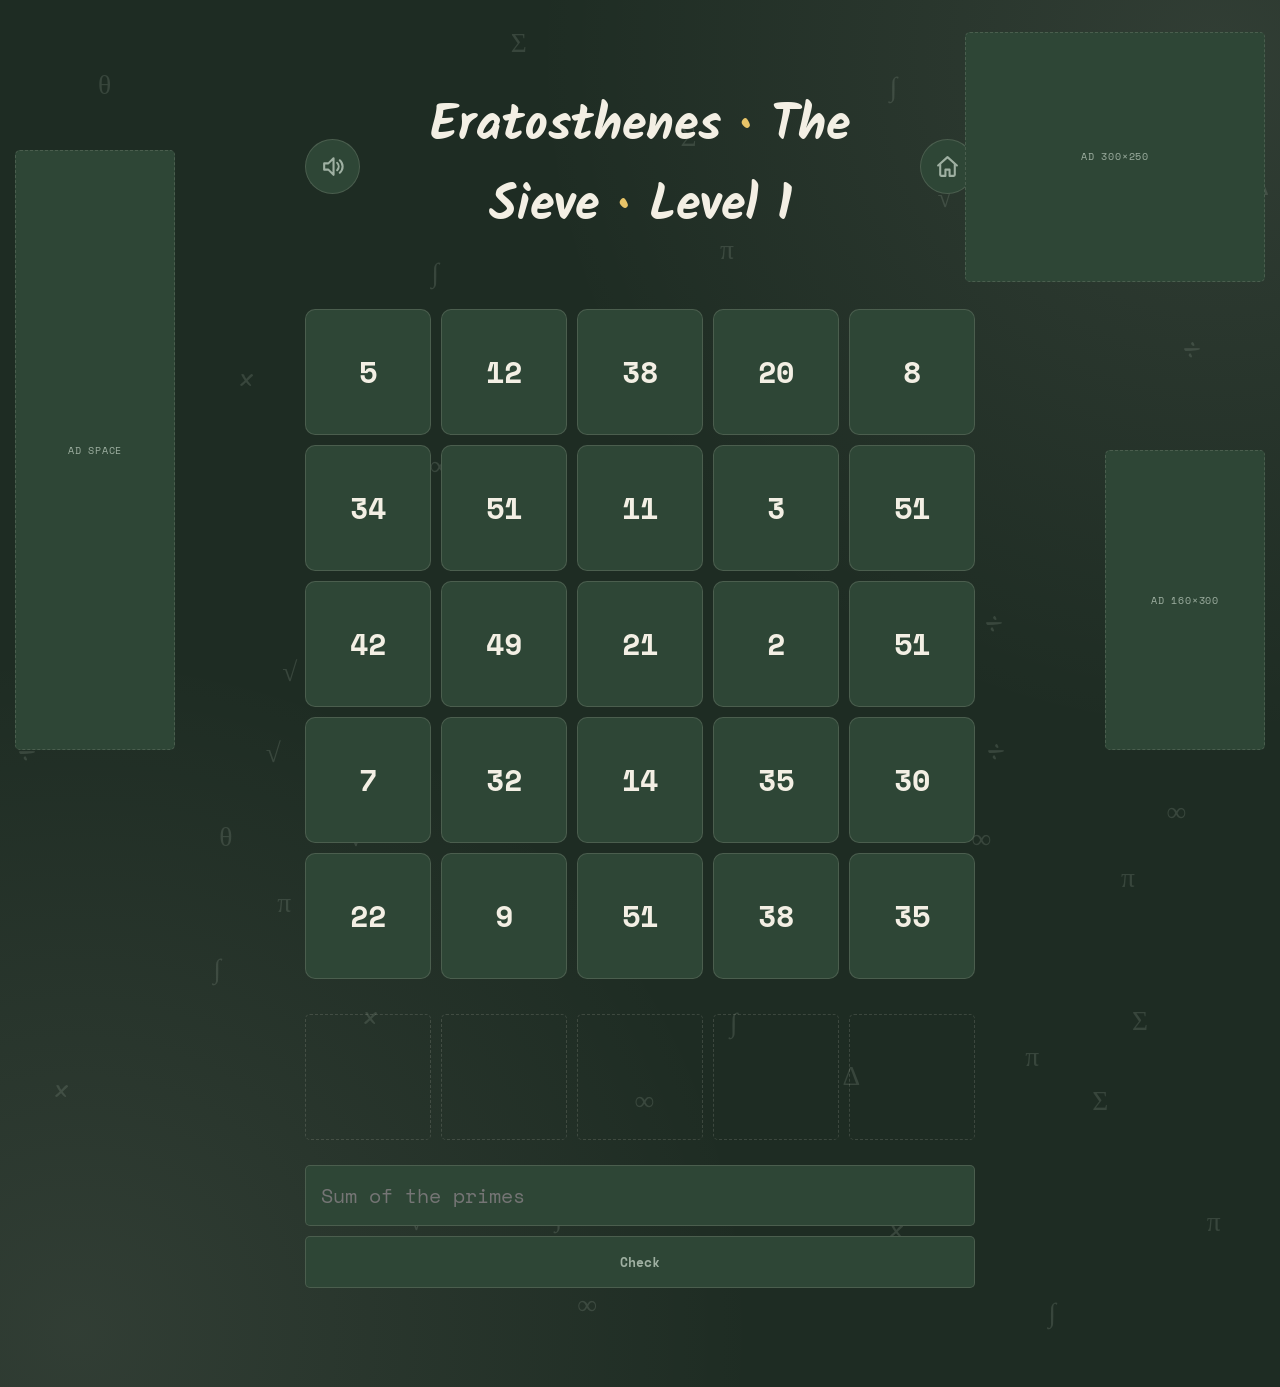
<file: eratostene_thesieve_normal.html>
<!DOCTYPE html>
<html lang="en">
<head>
<meta charset="UTF-8">
<meta name="color-scheme" content="dark">
<meta name="viewport" content="width=device-width, initial-scale=1.0">
<title>The Sieve — Eratosthenes | Mathemory</title>
<meta name="description" content="The Sieve: find every prime hidden in the grid and add them up before time runs out. A timed prime numbers game inspired by the Sieve of Eratosthenes.">
<link rel="canonical" href="https://sakr3m.github.io/Mathemory/eratostene_thesieve.html">
<link rel="preload" href="fonts/kalam-latin-700-normal.woff2" as="font" type="font/woff2" crossorigin>
<link rel="preload" href="fonts/space-mono-latin-400-normal.woff2" as="font" type="font/woff2" crossorigin>
<link rel="preload" href="fonts/space-mono-latin-700-normal.woff2" as="font" type="font/woff2" crossorigin>
<link rel="preload" href="fonts/work-sans-latin-400-normal.woff2" as="font" type="font/woff2" crossorigin>
<link rel="preload" href="fonts/work-sans-latin-500-normal.woff2" as="font" type="font/woff2" crossorigin>
<link rel="stylesheet" href="fonts/kalam.css">
<link rel="stylesheet" href="fonts/space-mono.css">
<link rel="stylesheet" href="fonts/work-sans.css">
<style>
  :root{
    --bg: #1E2C23;
    --bg-panel: #2E4636;
    --ink: #F3EFE4;
    --ink-dim: #9FB0A2;
    --yellow: #E8C468;
    --red: #C1554B;
    --rule: rgba(243,239,228,0.14);
  }
  *{ box-sizing:border-box; }
  html,body{
    margin:0; padding:0;
    background: var(--bg);
    color: var(--ink);
    font-family:'Work Sans', sans-serif;
    min-height:100vh;
  }
  body{
    background-image:
      radial-gradient(circle at 6% 96%, rgba(243,239,228,0.09), transparent 38%),
      radial-gradient(circle at 95% 4%, rgba(243,239,228,0.09), transparent 38%);
  }
  .wrap{
    max-width: min(1125px, calc(100% - 170px));
    margin: 0 auto;
    padding: calc(6vh + 32.7px) 1.5625rem 6vh;
    position: relative;
  }
  /* simboli decorativi di sfondo: statici (non si muovono, per non distrarre chi
     gioca), posizione casuale a ogni apertura pagina — che qui coincide sempre con
     ogni cambio livello, visto che la navigazione tra livelli ricarica la pagina intera */
  .math-constellation{
    position: absolute;
    inset: 0;
    width: 100%;
    height: 100%;
    z-index: 0;
    pointer-events: none;
  }
  .math-constellation text{
    font-family:'Kalam', cursive;
    font-size: 1.5625rem;
    fill: rgba(159, 176, 162, 0.20);
  }
  .wrap > .title-icon-row, .wrap > .instructions, .wrap > .rank-callout, .wrap > .level-layout{
    position: relative;
    z-index: 1;
  }
  h1{
    font-family:'Kalam', cursive;
    font-size: 3.125rem;
    margin: 0 0 0.625rem;
  }
  h1 .accent{ color: var(--yellow); }
  @media (min-width: 901px){
    .lv-digits-1{ font-size: min(3.192rem, 3.7380rem, calc(3.0962rem * (100vw - 360px) / 776.14px)); }
    .lv-digits-2{ font-size: min(3.192rem, 3.5983rem, calc(3.0962rem * (100vw - 360px) / 806.27px)); }
    .lv-digits-3{ font-size: min(3.192rem, 3.5031rem, calc(3.0962rem * (100vw - 360px) / 828.18px)); }
  }
  .rank-callout{
    position: relative;
    height: 25px; /* stessa altezza di prima, per non spostare griglia/pannello sotto */
    margin: 0 0 0.9375rem;
    display: grid;
    grid-template-columns: 529px 1fr;
  }
  .rank-badge{
    position: absolute;
    grid-column: 2;
    top: 40px;
    left: 50%;
    transform: translateX(-50%);
    display: flex;
    align-items: center;
    justify-content: center;
    width: 410px; height: 40px; /* raddoppiata in larghezza, ×1.5 in altezza rispetto a prima */
    font-family:'Space Mono', monospace;
    font-size: 0.9375rem;
    font-weight:700;
    color: var(--bg);
    background: var(--circle-color, var(--yellow));
    border-radius: 5px;
    box-sizing: border-box;
  }
  .rank-phrase{
    position: absolute;
    grid-column: 2;
    top: calc(40px + 40px + 10px);
    left: 50%;
    transform: translateX(-50%);
    width: 410px; /* poco sotto il badge, stessa larghezza */
    text-align: center;
    font-family:'Space Mono', monospace;
    font-size: 0.625rem;
    color: rgba(243,239,228,0.5);
  }
  /* quando non c'è ancora un rango sbloccato, badge e descrizione restano nel DOM
     (con un testo placeholder) solo per riservare lo spazio: così gli elementi sotto
     non "salgono" quando il rango non c'è, invece di restare al loro posto giusto */
  .rank-callout.no-rank .rank-badge,
  .rank-callout.no-rank .rank-phrase{
    visibility: hidden;
  }
  .instructions{
    color: var(--ink-dim);
    font-size: 1.25rem;
    line-height:1.5;
    margin: 0 0 30px;
    text-align: center;
    white-space: nowrap;
  }

  .level-layout{
    display:grid;
    grid-template-columns: 529px 1fr;
    gap: 2.1875rem;
    align-items:stretch;
  }
  @media (max-width: 1400px){
    .level-layout{ grid-template-columns: 1fr; }
    /* qui griglia e pannello si impilano: niente spazio a destra della griglia per il
       badge ingrandito, torna il vecchio badge piccolo in riga sopra la griglia */
    .rank-callout{
      position: static;
      height: auto;
      display:flex; align-items:baseline; gap: 0.625rem; flex-wrap: nowrap;
    }
    .rank-badge{
      position: static;
      display:inline-block;
      width: auto; height: auto;
      flex-shrink: 0;
      padding: 0.3125rem 0.625rem;
      transform: none;
      grid-column: auto;
    }
    .rank-phrase{
      position: static;
      width: auto;
      flex: 1 1 auto;
      min-width: 0;
      text-align: left;
      font-size: 0.9375rem;
      color: var(--ink-dim);
      transform: none;
      grid-column: auto;
    }
  }

  .grid{
    display:grid;
    grid-template-columns: repeat(5, 1fr);
    gap: 0.625rem;
  }
  .cell{
    position:relative;
    aspect-ratio:1;
    display:flex;
    align-items:center;
    justify-content:center;
    background: var(--bg-panel);
    border: 1px solid var(--rule);
    border-radius: 10px;
    font-family:'Space Mono', monospace;
    font-weight:700;
    font-size: 1.875rem;
    color: var(--ink);
    cursor:pointer;
    user-select:none;
    -webkit-tap-highlight-color: transparent;
    transition: background 0.15s ease, box-shadow 0.2s ease, border-color 0.2s ease;
  }
  .cell:hover{
    background: rgba(232,196,104,0.22);
    box-shadow: 0 0 16px 3px rgba(232,196,104,0.48);
    border-color: rgba(232,196,104,0.75);
  }
  .cell.selected{
    color: #1C1F16;
    background: var(--circle-color, var(--yellow));
    border-color: var(--circle-color, var(--yellow));
    box-shadow:
      0 0 8px 1px var(--circle-color, var(--yellow)),
      0 0 20px 5px var(--circle-color, var(--yellow));
  }
  .cell svg{ display:none; }
  .cell circle{
    fill:none;
    stroke: var(--circle-color, var(--yellow));
    stroke-width: 3;
    stroke-linecap: round;
    stroke-dasharray: 169.6;
    stroke-dashoffset: 169.6;
    transition: stroke-dashoffset 0.35s ease;
  }
  .cell.selected circle{ stroke-dashoffset: 0; }

  .side-panel{ display:flex; flex-direction:column; gap: 1.5625rem; }
  .picked-row{
    display:grid;
    grid-template-columns: repeat(5, 1fr);
    gap: 0.625rem;
  }
  .picked-chip{
    aspect-ratio: 1;
    display:flex;
    align-items:center;
    justify-content:center;
    font-family:'Space Mono', monospace;
    font-weight:700;
    color: var(--yellow);
    background: rgba(232,196,104,0.12);
    border-radius: 5px;
    font-size: 2.1875rem;
  }
  .picked-chip.empty-slot{
    background: transparent;
    border: 1px dashed var(--rule);
    color: transparent;
  }
  @media (min-width: 1401px){
    .side-panel > div:first-child{ margin-bottom: -0.9375rem; }
    .side-panel-wrap{ justify-content: center; }
  }

  .answer-row{ display:flex; flex-direction:column; gap: 0.625rem; }
  .answer-input-wrap{
    position: relative;
    background: var(--bg-panel);
    border: 1px solid var(--rule);
    border-radius: 5px;
    overflow: hidden;
  }
  input[type="number"]{
    position: relative;
    background: transparent;
    border: none;
    border-radius: 5px;
    color: var(--ink);
    font-family:'Space Mono', monospace;
    font-size: 1.25rem;
    padding: 0.9375rem;
    width: 100%;
    box-sizing: border-box;
  }
  input[type="number"]:focus{ outline: 2px solid var(--yellow); outline-offset: 1px; }
  /* nasconde le freccette visive dello spinner nativo del browser sull'input
     numerico, solo su desktop: restano invariate le freccette della tastiera
     (ArrowUp/ArrowDown), gestite comunque nativamente dal browser */
  @media (min-width: 901px){
    input[type="number"]::-webkit-inner-spin-button,
    input[type="number"]::-webkit-outer-spin-button{
      -webkit-appearance: none;
      margin: 0;
    }
    input[type="number"]{ -moz-appearance: textfield; }
  }
  button.check{
    font-family:'Space Mono', monospace;
    font-weight:700;
    background: var(--yellow);
    color: var(--bg);
    border:none;
    border-radius: 5px;
    padding: 0.9375rem 1.5625rem;
    cursor:pointer;
  }
  button.check:hover{ background:#f0d488; }
  button.check:disabled{
    background: var(--bg-panel);
    color: var(--ink-dim);
    cursor: not-allowed;
    border: 1px solid var(--rule);
  }
  button.check.error{
    background: var(--red);
    color: var(--ink);
    cursor: not-allowed;
  }
  .side-panel-wrap{ display:flex; flex-direction:column; position: relative; }
  button.check.error:hover{ background: var(--red); }

  .feedback{ font-family:'Space Mono', monospace; font-size: 0.9375rem; min-height: 1.25rem; margin: 0; }
  .feedback.ok{ color: #9DC48C; }
  .feedback.bad{ color: var(--red); }

  .next-link{
    display:inline-block;
    margin-top: 0.625rem;
    font-family:'Space Mono', monospace;
    font-weight:700;
    color: var(--yellow);
    text-decoration:none;
  }

  .error-box{
    background: var(--bg-panel);
    border: 1px solid var(--red);
    border-radius: 5px;
    padding: 1.25rem;
    color: var(--ink-dim);
    font-size: 0.9375rem;
    line-height:1.6;
  }
  .error-box code{ color: var(--yellow); }

  .title-icon-row{
    display:flex;
    align-items:center;
    justify-content:space-between;
    gap: 0.9375rem;
    margin-bottom: 0.9375rem;
  }
  .title-icon-row h1{ margin: 0; flex: 1; min-width: 0; text-align: center; }
  .mobile-icon-btn{
    flex-shrink: 0;
    width: 55px;
    height: 55px;
    display: flex;
    align-items: center;
    justify-content: center;
    border: 1px solid var(--rule);
    border-radius: 50%;
    background: var(--bg-panel);
    color: var(--ink-dim);
    text-decoration: none;
    font-family:'Space Mono', monospace;
    font-size: 25px;
    cursor: pointer;
    transition: border-color 0.15s ease, color 0.15s ease, background 0.15s ease, box-shadow 0.2s ease;
  }
  .mobile-icon-btn:hover{
    color: var(--yellow);
    border-color: rgba(232,196,104,0.75);
    background: rgba(232,196,104,0.22);
    box-shadow: 0 0 16px 3px rgba(232,196,104,0.48);
  }

  /* --- spazio banner --- */
  .page-shell{
    min-height: 100vh;
    display:grid;
    grid-template-columns: 160px minmax(0,1fr) 160px;
    grid-template-areas: "adA content adB";
    gap: 1.25rem;
    max-width: 1980px;
    margin: 0 auto;
    align-items:start;
    padding: 0 0.9375rem;
    position: relative;
  }
  .ad-a{ position: sticky; top: calc(50vh - 300px); width: 160px; height: 600px; border: 1px dashed var(--rule); border-radius: 5px; background: var(--bg-panel); display:flex; align-items:center; justify-content:center; font-family:'Space Mono', monospace; font-size:0.625rem; letter-spacing:0.08em; text-transform:uppercase; color: var(--ink-dim); grid-area: adA; z-index: 1; }
  .ad-b-wrapper{ grid-area: adB; position: relative; align-self: stretch; z-index: 1; }
  .ad-top-rect{
    position: absolute;
    top: 3.5vh;
    right: 0;
    width: 300px;
    height: 250px;
    border: 1px dashed var(--rule);
    border-radius: 5px;
    background: var(--bg-panel);
    display:flex;
    align-items:center;
    justify-content:center;
    font-family:'Space Mono', monospace;
    font-size:0.625rem;
    letter-spacing:0.08em;
    text-transform:uppercase;
    color: var(--ink-dim);
  }
  .ad-side-small{
    position: sticky;
    top: 50vh;
    width: 160px;
    height: 300px;
    border: 1px dashed var(--rule);
    border-radius: 5px;
    background: var(--bg-panel);
    display:flex;
    align-items:center;
    justify-content:center;
    font-family:'Space Mono', monospace;
    font-size:0.625rem;
    letter-spacing:0.08em;
    text-transform:uppercase;
    color: var(--ink-dim);
  }
  .content-col{ grid-area: content; min-width:0; position: relative; z-index: 1; }

  @media (max-width: 900px){
    html, body{
      overflow: hidden;
      height: 100%;
      overscroll-behavior: none;
    }
    .page-shell{
      min-height: 100vh;
      grid-template-columns: 1fr;
      grid-template-areas: "content";
      padding: 0;
      max-width: 100%;
    }
  }

  @media (min-width: 901px) and (max-width: 1400px), (max-height: 800px){
    .instructions{ display: none; }
  }

  /* ============================================================
     SOLO MOBILE: da qui in giù, correzioni isolate,
     non toccano in alcun modo lo stile desktop sopra.
     ============================================================ */
  @media (max-width: 900px){
    /* i 2 banner (sopra e sotto) restano sempre visibili, fissi, "tagliano" la pagina */
    .ad-a{
      position: fixed;
      top: 0; left: 0; right: 0;
      bottom: auto;
      width: 320px;
      height: 50px;
      margin: 0 auto;
      z-index: 9000;
    }
    .ad-b-wrapper{ display: contents; }
    .ad-top-rect{ display: none; }
    .ad-side-small{
      position: fixed;
      top: auto;
      bottom: 0; left: 0; right: 0;
      width: 320px;
      height: 50px;
      margin: 0 auto;
      z-index: 9000;
    }
    .content-col{
      padding-top: 50px;
      padding-bottom: 50px;
      min-height: 100vh;
      min-height: 100dvh;
      box-sizing: border-box;
    }

    /* il contenitore centrale: larghezza minore del 100%, margini automatici, un solo metodo di centraggio */
    .wrap{
      width: 92%;
      max-width: 480px;
      margin: 0 auto;
      padding: 2vh 0 3vh;
      box-sizing: border-box;
    }

    /* titolo: due righe centrate, pulsanti icona ai lati (dimensioni ridotte per mobile) */
    .title-icon-row{
      gap: 0.625rem;
      margin-bottom: -0.3125rem;
      width: 100%;
    }
    .title-icon-row h1{
      font-size: 0.625rem;
      text-align: center;
    }
    .mobile-icon-btn{
      width: 45px;
      height: 45px;
      font-size: 1.25rem;
    }
    .mobile-icon-btn:active{ background: var(--rule); }

    .instructions{ display: none; } /* niente spazio per il paragrafo lungo qui, il titolo basta */
    .rank-callout{
      flex-direction: column;
      align-items: center;
      width: 100%;
      min-height: 0;
      gap: 0.3125rem;
      margin-bottom: 0.625rem;
    }
    .rank-badge{ font-size: 0.625rem; padding: 0.3125rem 0.625rem; flex-shrink: 0; }
    .rank-phrase{ font-size: 0.3125rem; width: 100%; text-align: center; margin-top: 0; }

    /* niente più colonne fisse: un blocco solo, la griglia occupa tutta la larghezza del contenitore */
    .level-layout{
      display: block;
      width: 100%;
    }
    .grid{
      display: grid;
      grid-template-columns: repeat(5, 1fr);
      gap: 0.3125rem;
      width: 100%;
      margin-bottom: 0.625rem;
    }
    .cell{ font-size: 1.5625rem; }

    .side-panel{
      display: grid;
      grid-template-columns: 1fr 3.4rem;
      grid-template-rows: auto auto auto;
      column-gap: 0.625rem;
      row-gap: 0.625rem;
      width: 100%;
      margin-top: 0.625rem;
    }
    .side-panel > div:first-child{ grid-column: 1; grid-row: 2; }
    .answer-row{ display: contents; }
    .answer-row .answer-input-wrap{
      grid-column: 1;
      grid-row: 1;
      width: 100%;
    }
    .answer-row button.check{
      grid-column: 2;
      grid-row: 1 / 3;
      display: flex;
      align-items: center;
      justify-content: center;
      padding: 0.3125rem;
      height: 100%;
    }
    .answer-row button.check .check-label{
      display: block;
      line-height: 1.15;
      text-align: center;
    }
    .feedback{ grid-column: 1 / 3; grid-row: 3; }

    .picked-row{
      position: relative;
      display: grid;
      grid-template-columns: repeat(5, 1fr);
      gap: 0.3125rem;
      min-height: 2.1875rem;
      padding: 0.3125rem 0.3125rem 0.3125rem;
      width: 100%;
      box-sizing: border-box;
    }
    .picked-chip{
      font-size: 1.25rem;
      text-align: center;
      border: 1px solid var(--rule);
      border-radius: 5px;
    }
    .picked-chip.empty-slot{
      background: transparent;
      border-style: dashed;
      color: transparent;
    }
    input[type="number"]{ font-size: 0.9375rem; padding: 0.625rem 0.625rem; width: 100%; box-sizing: border-box; }
  }  /* --- blocco orizzontale: nasconde tutto e mostra un avviso finché il telefono non torna verticale --- */
  .rotate-lock-overlay{ display: none; }
  @media (orientation: landscape) and (max-width: 900px), (orientation: landscape) and (max-height: 500px){
    .rotate-lock-overlay{
      display: flex;
      position: fixed;
      inset: 0;
      z-index: 9999;
      background: var(--bg);
      color: var(--ink);
      align-items: center;
      justify-content: center;
      text-align: center;
      padding: 1.875rem;
      font-family:'Space Mono', monospace;
      font-size: 0.9375rem;
    }
    .page-shell{ display: none; }
  }
  /* --- popup di fine gara (Livello 100) --- */
  .modal-overlay{
    display:none;
    position: fixed;
    inset: 0;
    background: rgba(0,0,0,0.55);
    z-index: 10000;
    align-items:center;
    justify-content:center;
    padding: 1.5625rem;
    box-sizing: border-box;
  }
  .modal-overlay.visible{ display:flex; }
  .modal-card{
    background: var(--bg-panel);
    border: 1px solid var(--rule);
    border-radius: 10px;
    padding: 1.875rem;
    max-width: 480px;
    width: 100%;
    text-align:center;
    box-sizing: border-box;
  }
  .modal-card h3{
    font-family:'Kalam', cursive;
    font-size: 1.5625rem;
    margin: 0 0 0.9375rem;
    color: var(--ink);
  }
  .modal-card p{
    font-family:'Space Mono', monospace;
    font-size: 0.9375rem;
    color: var(--ink-dim);
    margin: 0 0 1.25rem;
    line-height: 1.5;
  }
  .modal-card input[type="text"]{
    width: 100%;
    box-sizing: border-box;
    background: var(--bg);
    border: 1px solid var(--rule);
    border-radius: 5px;
    color: var(--ink);
    font-family:'Space Mono', monospace;
    font-size: 0.9375rem;
    padding: 0.625rem;
    margin-bottom: 1.25rem;
  }
  .modal-card input[type="text"]:focus{ outline: 2px solid var(--yellow); outline-offset: 1px; }
  .modal-buttons{
    display:flex;
    justify-content:center;
    gap: 0.9375rem;
  }
  .modal-btn{
    font-family:'Space Mono', monospace;
    font-weight:700;
    font-size: 0.9375rem;
    border: none;
    border-radius: 5px;
    padding: 0.625rem 1.875rem;
    cursor:pointer;
  }
  .modal-btn.yes{ background: var(--yellow); color: var(--bg); }
  .modal-btn.no{ background: transparent; color: var(--ink-dim); border: 1px solid var(--rule); }

  .audio-slider-row{
    display: flex;
    align-items: center;
    gap: 0.9375rem;
    margin-bottom: 0.9375rem;
  }
  .audio-slider-row label{
    font-family:'Work Sans', sans-serif;
    font-size: 0.9375rem;
    color: var(--ink-dim);
    width: 5.9375rem;
    flex-shrink: 0;
  }
  .audio-slider-row input[type="range"]{
    flex: 1;
    accent-color: var(--yellow);
  }
  .audio-slider-row span{
    font-family:'Space Mono', monospace;
    font-size: 0.9375rem;
    color: var(--ink);
    width: 3.125rem;
    flex-shrink: 0;
    text-align: right;
  }
  .audio-toggle-btn{ cursor: pointer; }
  .mobile-icon-btn svg{ width: 25px; height: 25px; }
  #mobileSkipBtn svg{ width: 25px; height: 25px; } /* icona volume: +10% rispetto alla casetta */
  /* stato "acceso" del volume (audio non muto): stessa illuminazione dei numeri
     selezionati nella griglia, l'icona resta sempre la stessa, cambia solo questo */
  .audio-toggle-btn.audio-on{
    color: #1C1F16;
    background: var(--yellow);
    border-color: var(--yellow);
    box-shadow: 0 0 8px 1px var(--yellow), 0 0 20px 5px var(--yellow);
  }
  }
</style>
</head>
<body>

<audio id="bgMusic" src="https://pub-312772d8d5f64507a7ad27b167cd19c4.r2.dev/eratostene_thesieve.mp3" loop preload="none"></audio>

<div class="rotate-lock-overlay">Please rotate your device back to portrait to continue.</div>

<div class="modal-overlay" id="simpleCongratsModal">
  <div class="modal-card">
    <h3 data-en="🎉 Congratulations!" data-it="🎉 Congratulazioni!">🎉 Congratulations!</h3>
    <p data-en="You've completed The Sieve. Well done!" data-it="Hai completato The Sieve. Ben fatto!">You've completed The Sieve. Well done!</p>
    <div class="modal-buttons">
      <button type="button" class="modal-btn yes" id="congratsHomeBtn" data-en="Back to home" data-it="Torna alla home">Back to home</button>
    </div>
  </div>
</div>

<div class="page-shell">
  <svg class="math-constellation" viewBox="0 0 1000 900" preserveAspectRatio="xMidYMid slice" aria-hidden="true">
      <text x="848" y="288" text-anchor="middle">π</text>
      <text x="363" y="232" text-anchor="middle">√</text>
      <text x="276" y="227" text-anchor="middle">Σ</text>
      <text x="872" y="147" text-anchor="middle">∞</text>
      <text x="329" y="517" text-anchor="middle">∫</text>
      <text x="601" y="656" text-anchor="middle">Δ</text>
      <text x="706" y="542" text-anchor="middle">θ</text>
      <text x="32" y="316" text-anchor="middle">×</text>
      <text x="59" y="539" text-anchor="middle">÷</text>
      <text x="206" y="841" text-anchor="middle">π</text>
      <text x="862" y="225" text-anchor="middle">√</text>
      <text x="549" y="427" text-anchor="middle">Σ</text>
      <text x="217" y="369" text-anchor="middle">∞</text>
      <text x="359" y="150" text-anchor="middle">∫</text>
      <text x="119" y="594" text-anchor="middle">Δ</text>
      <text x="576" y="510" text-anchor="middle">θ</text>
      <text x="226" y="103" text-anchor="middle">×</text>
      <text x="112" y="234" text-anchor="middle">÷</text>
      <text x="743" y="603" text-anchor="middle">π</text>
      <text x="952" y="478" text-anchor="middle">√</text>
      <text x="639" y="751" text-anchor="middle">Σ</text>
      <text x="581" y="108" text-anchor="middle">∞</text>
      <text x="132" y="850" text-anchor="middle">∫</text>
      <text x="754" y="787" text-anchor="middle">Δ</text>
      <text x="247" y="790" text-anchor="middle">θ</text>
      <text x="502" y="111" text-anchor="middle">×</text>
      <text x="968" y="830" text-anchor="middle">÷</text>
      <text x="833" y="580" text-anchor="middle">π</text>
      <text x="139" y="308" text-anchor="middle">√</text>
      <text x="485" y="672" text-anchor="middle">Σ</text>
      <text x="154" y="389" text-anchor="middle">∞</text>
      <text x="878" y="820" text-anchor="middle">∫</text>
      <text x="443" y="799" text-anchor="middle">Δ</text>
      <text x="573" y="283" text-anchor="middle">θ</text>
      <text x="254" y="616" text-anchor="middle">×</text>
      <text x="785" y="171" text-anchor="middle">÷</text>
      <text x="816" y="853" text-anchor="middle">π</text>
      <text x="423" y="43" text-anchor="middle">√</text>
      <text x="65" y="83" text-anchor="middle">Σ</text>
      <text x="70" y="793" text-anchor="middle">∞</text>
      <text x="956" y="606" text-anchor="middle">∫</text>
      <text x="87" y="696" text-anchor="middle">Δ</text>
      <text x="512" y="738" text-anchor="middle">θ</text>
      <text x="700" y="127" text-anchor="middle">×</text>
      <text x="967" y="391" text-anchor="middle">÷</text>
      <text x="455" y="619" text-anchor="middle">π</text>
      <text x="843" y="522" text-anchor="middle">√</text>
      <text x="956" y="57" text-anchor="middle">Σ</text>
      <text x="747" y="38" text-anchor="middle">∞</text>
      <text x="934" y="168" text-anchor="middle">∫</text>
      <text x="443" y="419" text-anchor="middle">π</text>
      <text x="234" y="643" text-anchor="middle">√</text>
      <text x="213" y="265" text-anchor="middle">Σ</text>
      <text x="284" y="166" text-anchor="middle">∞</text>
      <text x="808" y="118" text-anchor="middle">∫</text>
    </svg>
  <div class="ad-a" aria-hidden="true">Ad space</div>

  <div class="content-col">
  <div class="wrap" id="wrap">
    <div class="title-icon-row">
      <button type="button" class="mobile-icon-btn audio-toggle-btn" id="mobileSkipBtn" aria-label="Sound"><svg viewBox="0 0 24 24" fill="none" stroke="currentColor" stroke-width="2" stroke-linecap="round" stroke-linejoin="round"><path d="M4 9v6h4l5 5V4L8 9H4z"/><path d="M16.5 8.5a5 5 0 0 1 0 7"/><path d="M19 6a8 8 0 0 1 0 12"/></svg></button>
      <h1 id="levelTitle"></h1>
      <a class="mobile-icon-btn" id="homeBtn" href="index.html" aria-label="Home"><svg viewBox="0 0 24 24" fill="none" stroke="currentColor" stroke-width="2" stroke-linecap="round" stroke-linejoin="round"><path d="M3 11l9-8 9 8"/><path d="M5 10v10a1 1 0 0 0 1 1h4v-6h4v6h4a1 1 0 0 0 1-1V10"/></svg></a>
    </div>
    <p class="instructions" data-en="Tap every prime you can find. They'll drop into the box on the side to help you add them up. Then write the total." data-it="Tocca ogni numero primo che riesci a trovare. Cadranno nella casella laterale per aiutarti a sommarli. Poi scrivi il totale.">Tap every prime you can find. They'll drop into the box on the side to help you add them up. Then write the total.</p>
    <div class="rank-callout" id="rankCallout"></div>
    <div class="level-layout" id="levelLayout">
      <p style="color:var(--ink-dim); font-family:'Space Mono', monospace; font-size:0.85rem;">Loading level…</p>
    </div>
  </div>
  </div>

  <div class="ad-b-wrapper">
    <div class="ad-top-rect" aria-hidden="true">Ad 300×250</div>
    <div class="ad-side-small" aria-hidden="true">Ad 160×300</div>
  </div>
</div>

<script>
  // il browser normalmente ripristina da solo la posizione di scroll di prima al refresh
  // della pagina: su mobile, dove lo scroll e' del tutto bloccato (vedi touchmove qui sotto),
  // se quella posizione non era zero la pagina resta "incastrata" li per sempre, senza modo
  // di scorrere per sistemarla. Disattivo il ripristino automatico e forzo zero il prima possibile
  if ('scrollRestoration' in history) history.scrollRestoration = 'manual';
  window.scrollTo(0, 0);
  window.addEventListener('pageshow', () => { window.scrollTo(0, 0); });

  // schermata bloccata su mobile: non deve scorrere in nessuna direzione (tutto
  // dovrebbe già stare nella schermata grazie al ridimensionamento). L'overflow:hidden
  // via CSS non basta sempre (es. il "rimbalzo" di iOS Safari), quindi blocco anche
  // il gesto stesso qui. Solo su mobile, non tocca in alcun modo il desktop
  if (window.innerWidth <= 900){
    document.addEventListener('touchmove', (e) => { e.preventDefault(); }, { passive: false });
  }

  // simboli di sfondo: statici (nessun movimento), ma con posizione casuale a ogni
  // apertura pagina — un "seed" diverso genera una nuova disposizione ogni volta,
  // incluso ogni cambio livello (che qui ricarica sempre la pagina intera). Chiamata
  // solo DOPO che la griglia vera è stata riempita (vedi renderLevel): misurarla
  // prima darebbe l'altezza del solo segnaposto "Loading level…", non quella reale
  function randomizeConstellation(){
    const svg = document.querySelector('.math-constellation');
    if (!svg) return;
    function mulberry32(seed){
      return function(){
        seed |= 0; seed = seed + 0x6D2B79F5 | 0;
        let t = Math.imul(seed ^ seed >>> 15, 1 | seed);
        t = t + Math.imul(t ^ t >>> 7, 61 | t) ^ t;
        return ((t ^ t >>> 14) >>> 0) / 4294967296;
      };
    }
    const seed = (Date.now() ^ (Math.random() * 0xFFFFFFFF)) | 0;
    const rand = mulberry32(seed);

    // viewBox calcolato dalla dimensione vera del contenitore (non più un 1000×900
    // fisso): con quel valore fisso, su un contenitore più alto che largo come
    // questa pagina, "xMidYMid slice" ritagliava una fetta orizzontale strettissima
    // del viewBox, lasciando i simboli confinati in una banda verticale sottile
    const wrapEl = svg.closest('.page-shell') || svg.parentElement;
    const vbWidth = wrapEl.clientWidth || window.innerWidth;
    const vbHeight = wrapEl.clientHeight || window.innerHeight;
    svg.setAttribute('viewBox', `0 0 ${vbWidth} ${vbHeight}`);
    const marginX = Math.min(30, vbWidth * 0.03);
    const marginY = Math.min(30, vbHeight * 0.03);

    // qui i simboli sono FERMI (a differenza dell'index, dove si muovono): due nati
    // vicini resterebbero ammucchiati per sempre, quindi ognuno viene ripescato
    // finché non trova un punto abbastanza lontano da tutti quelli già piazzati
    const minDist = 70;
    const placed = [];
    svg.querySelectorAll('text').forEach(el => {
      let x, y, tries = 0;
      do {
        x = marginX + rand() * (vbWidth - marginX * 2);
        y = marginY + rand() * (vbHeight - marginY * 2);
        tries++;
      } while (tries < 40 && placed.some(p => Math.hypot(p.x - x, p.y - y) < minDist));
      placed.push({ x, y });
      el.setAttribute('x', x.toFixed(0));
      el.setAttribute('y', y.toFixed(0));
    });
  }

  const params = new URLSearchParams(window.location.search);
  const levelNum = parseInt(params.get('n')) || 1;
  const STORAGE_KEY = 'erato_basic_v2_last';
  // il livello 25 sblocca Prime Rush/Scholar's Glance/Infinite Primes — non serve
  // più finire tutti i 100 livelli, The Sieve non ha più una classifica propria da
  // proteggere con un vero traguardo finale
  const FINISHED_ONCE_KEY = 'erato_basic_v2_finished_once';

  // --- lingua: nessuno switch qui (vive solo su index.html), ma legge la stessa
  // preferenza salvata per tradurre le poche scritte previste su questa pagina ---
  function currentLang(){
    return localStorage.getItem('mathemory_lang') || 'en';
  }
  function applyLanguage(){
    const lang = currentLang();
    document.querySelectorAll('[data-en][data-it]').forEach(el => {
      el.textContent = lang === 'it' ? el.dataset.it : el.dataset.en;
    });
    document.querySelectorAll('[data-placeholder-en][data-placeholder-it]').forEach(el => {
      el.placeholder = lang === 'it' ? el.dataset.placeholderIt : el.dataset.placeholderEn;
    });
  }
  applyLanguage();

  const wrap = document.getElementById('wrap');

  // --- 3 effetti sonori: cerchio (selezione), giusto, sbagliato ---
  // i file mp3 devono stare nella stessa cartella/repo di questo file
  // --- 3 effetti sonori via Web Audio API: latenza minima, decodificati in memoria in anticipo ---
  const audioCtx = new (window.AudioContext || window.webkitAudioContext)();
  const soundBuffers = {};
  const pendingSounds = new Set(); // suoni richiesti prima che il file finisse di caricare: li suono appena pronti
  function loadSound(name, url){
    fetch(url)
      .then(res => res.arrayBuffer())
      .then(data => audioCtx.decodeAudioData(data))
      .then(buffer => {
        soundBuffers[name] = buffer;
        if (pendingSounds.has(name)){
          pendingSounds.delete(name);
          playSound(name); // richiesto troppo presto: lo suono ora, con un po' di ritardo ma non perso
        }
      })
      .catch(() => {}); // se il file manca o non si carica, il gioco funziona comunque senza audio
  }
  loadSound('pad', 'https://pub-312772d8d5f64507a7ad27b167cd19c4.r2.dev/eratostene_pad.mp3');
  loadSound('right', 'https://pub-312772d8d5f64507a7ad27b167cd19c4.r2.dev/eratostene_right.mp3');
  loadSound('wrong', 'https://pub-312772d8d5f64507a7ad27b167cd19c4.r2.dev/eratostene_wrong.mp3');
  loadSound('winner', 'https://pub-312772d8d5f64507a7ad27b167cd19c4.r2.dev/eratostene_winner.mp3');
  loadSound('badge', 'https://pub-312772d8d5f64507a7ad27b167cd19c4.r2.dev/eratostene_badge.mp3');
  loadSound('tap', 'https://pub-312772d8d5f64507a7ad27b167cd19c4.r2.dev/tap.mp3'); // suono generico, riusabile per la maggior parte dei pulsanti della pagina

  // volume specifico per singolo suono, sopra a quello scelto con la barra effetti
  // (o il 100% di default su mobile, dove la barra non c'e): 1 = nessuna modifica.
  // Ogni suono puo avere un valore diverso per PC e per mobile (o un solo numero,
  // se deve valere uguale su entrambi)
  const SOUND_LEVELS = { pad: { desktop: 1, mobile: 0.7 }, badge: { desktop: 1, mobile: 0.5 }, winner: { desktop: 1, mobile: 1.1 } };
  function getSoundLevel(name){
    const level = SOUND_LEVELS[name];
    if (level === undefined) return 1;
    if (typeof level === 'number') return level;
    const isMobileNow = window.innerWidth <= 900;
    const value = isMobileNow ? level.mobile : level.desktop;
    return typeof value === 'number' ? value : 1;
  }

  let currentPadSource = null;
  function playSound(name){
    const buffer = soundBuffers[name];
    if (!buffer){
      pendingSounds.add(name); // non ancora decodificato: lo riprovo quando il file finisce di caricare
      return;
    }
    if (window.MathemoryAudio && window.MathemoryAudio.isMuted()) return;
    if (audioCtx.state === 'suspended') audioCtx.resume();

    // solo per il suono di selezione (pad): fermo l'istanza precedente, niente sovrapposizioni da tap veloci
    if (name === 'pad' && currentPadSource){
      try { currentPadSource.stop(); } catch(e){}
    }

    const source = audioCtx.createBufferSource();
    source.buffer = buffer;
    const gainNode = audioCtx.createGain();
    const baseVolume = window.MathemoryAudio ? window.MathemoryAudio.getSfxVolume() : 1;
    gainNode.gain.value = baseVolume * getSoundLevel(name);
    source.connect(gainNode);
    gainNode.connect(audioCtx.destination);
    source.start(0);
    if (name === 'pad') currentPadSource = source;

    // durante badge e winner, la musica scende a un volume fisso (15%, non -15% dal suo volume attuale) per farli sentire meglio
    if (window.MathemoryAudio && window.MathemoryAudio.duckMusic){
      if (name === 'badge') window.MathemoryAudio.duckMusic(0.15, 1000);
      if (name === 'winner') window.MathemoryAudio.duckMusic(0.15, 1500);
    }
  }

  // --- titoli di rango, a salire per livello raggiunto ---
  const RANKS = [
    { level: 150, title: 'Master of the Sieve', phrase: "You've mastered the sieve itself." },
    { level: 75,  title: 'Geometer of Primes', phrase: 'Few see the structure beneath the primes as clearly as you.' },
    { level: 25,  title: 'Pattern Seeker', phrase: 'The patterns are starting to reveal themselves.' },
    { level: 10,  title: 'Apprentice of Cyrene', phrase: 'A student of Cyrene, taking your first true steps.' },
  ];
  function rankForLevel(lvl){
    return RANKS.find(r => lvl >= r.level) || null;
  }

  // --- colore dei cerchi/numeri selezionati, a gradini ogni 50 livelli ---
  function circleColorForLevel(lvl){
    if (lvl >= 150) return '#C1554B'; // rosso
    if (lvl >= 100) return '#D9793A'; // arancione scuro
    if (lvl >= 50)  return '#EFAE68'; // arancione chiaro
    return '#E8C468'; // giallo base
  }

  function isPrime(n){
    if (n < 2) return false;
    if (n % 2 === 0) return n === 2;
    for (let i = 3; i*i <= n; i += 2){
      if (n % i === 0) return false;
    }
    return true;
  }

  function showError(message){
    document.getElementById('levelLayout').innerHTML = `
      <h1>Something went wrong</h1>
      <div class="error-box">${message}</div>
    `;
  }

  const levelFetchController = new AbortController();
  const levelFetchTimeout = setTimeout(() => levelFetchController.abort(), 7000);

  fetch('eratostene_thesieve.json', { signal: levelFetchController.signal })
    .then(res => {
      clearTimeout(levelFetchTimeout);
      if (!res.ok) throw new Error('HTTP ' + res.status);
      return res.json();
    })
    .then(sections => {
      const allLevels = [];
      sections.forEach(section => {
        section.livelli.forEach(lv => {
          allLevels.push({ ...lv, checkpoint: section.checkpoint });
        });
      });

      if (levelNum < 1 || levelNum > allLevels.length){
        showError(`Level ${levelNum} doesn't exist (valid range: 1-${allLevels.length}).`);
        return;
      }

      const levelData = allLevels[levelNum - 1];
      renderLevel(levelData);
    })
    .catch(err => {
      if (err.name === 'AbortError'){
        // 7 secondi sono già tanti per un file che di norma pesa pochi KB: la connessione
        // è instabile o assente, meglio dirlo chiaramente che restare bloccati per sempre
        showError('This is taking too long. Please check your connection and reload the page.');
        return;
      }
      showError(`
        Could not load <code>eratostene_thesieve.json</code>.<br><br>
        If you're testing this by double-clicking the file (a <code>file://</code> address), most browsers block this kind of request for security reasons.<br><br>
        Fix: open a terminal in this folder and run <code>python -m http.server 8000</code>, then visit
        <code>http://localhost:8000/index.html</code> instead.<br><br>
        Technical detail: ${err.message}
      `);
    });

  // stessa dimensione fissa del pulsante suono dell'index: 55px, indipendente
  // dalla larghezza dello schermo e dal titolo di questa pagina
  // dimensiona i pulsanti tondi (volume, home) come il pulsante suono dell'index (55px
  // fisso), poi verifica che il titolo di questa pagina (più lungo ora, con "The
  // Sieve"/"Prime Rush" nel mezzo, e con pulsanti potenzialmente più grandi di prima
  // ai lati) entri ancora su una riga sola: se andasse a capo, riduce il font-size
  // del titolo appena quanto basta per farlo stare su una riga
  function renderLevel(levelData){
    const grid = levelData.griglia;
    const circleColor = circleColorForLevel(levelNum);
    const rankInfo = rankForLevel(levelNum);
    // se il rango di QUESTO livello è diverso da quello del livello precedente, il badge si è appena sbloccato
    const prevRankInfo = rankForLevel(levelNum - 1);
    if (rankInfo && (!prevRankInfo || prevRankInfo.title !== rankInfo.title)){
      playSound('badge');
    }

    // "Check" impilato lettera per lettera solo su mobile, testo normale su desktop
    const checkLabelHtml = window.innerWidth <= 900 ? 'C<br>h<br>e<br>c<br>k' : 'Check';

    wrap.style.setProperty('--circle-color', circleColor);

    const h1El = document.getElementById('levelTitle');
    h1El.className = 'lv-digits-' + String(levelNum).length;
    const levelWord = currentLang() === 'it' ? 'Livello' : 'Level';
    h1El.innerHTML =
      `Eratosthenes <span class="accent">·</span> The Sieve <span class="accent">·</span> ${levelWord} ${levelNum}`;

    const rankCalloutEl = document.getElementById('rankCallout');
    rankCalloutEl.classList.toggle('no-rank', !rankInfo);
    rankCalloutEl.innerHTML = rankInfo
      ? `<span class="rank-badge">${rankInfo.title}</span><span class="rank-phrase">${rankInfo.phrase}</span>`
      : `<span class="rank-badge">Placeholder rank</span><span class="rank-phrase">Placeholder phrase text goes here.</span>`;

    document.getElementById('levelLayout').innerHTML = `
      <div class="grid" id="gridEl"></div>
      <div class="side-panel-wrap">
        <div class="side-panel">
          <div>
            <div class="picked-row" id="pickedRow"></div>
          </div>
          <div class="answer-row">
            <div class="answer-input-wrap">
              <input type="number" id="answerInput" placeholder="Sum of the primes" inputmode="numeric" data-placeholder-en="Sum of the primes" data-placeholder-it="Somma dei primi">
            </div>
            <button class="check" id="checkBtn"><span class="check-label">${checkLabelHtml}</span></button>
          </div>
          <p class="feedback" id="feedback"></p>
        </div>
      </div>
    `;
    applyLanguage();

    // livello 25 raggiunto: sblocca Prime Rush/Scholar's Glance/Infinite Primes.
    // Non serve più finire tutti i 100 livelli — The Sieve non ha più una classifica
    // propria da proteggere con un vero traguardo finale, quindi lo sblocco arriva
    // molto prima, a metà del percorso verso il rango "Cercatore di Schemi"
    if (levelNum >= 25){
      localStorage.setItem(FINISHED_ONCE_KEY, 'true');
    }

    // il "vero" via riparte solo quando il giocatore ha completa visione della pagina:
    // non al caricamento del DOM, ma quando i font sono davvero pronti — stessa tecnica
    // usata per far partire l'animazione della card di Eratosthenes sull'index. Se i
    // font non risultano pronti entro 7 secondi (già un margine ampio per un
    // caricamento normale), qualcosa non va — meglio dirlo chiaramente con un errore
    // che far finta di niente e partire comunque
    let timerReallyStarted = false;
    function reallyStartTimer(){
      if (timerReallyStarted) return;
      timerReallyStarted = true;
    }
    const fontsPromise = (document.fonts && document.fonts.ready) ? document.fonts.ready : Promise.resolve();
    fontsPromise.then(reallyStartTimer);
    const fontsTimeoutId = setTimeout(() => {
      if (timerReallyStarted) return;
      showError('This is taking too long. Please reload the page.');
    }, 7000);
    fontsPromise.then(() => clearTimeout(fontsTimeoutId));

    document.getElementById('homeBtn').addEventListener('click', () => {
      playSound('tap');
    });

    const gridEl = document.getElementById('gridEl');
    const pickedRow = document.getElementById('pickedRow');
    const selected = new Set();

    grid.forEach((value, i) => {
      const cell = document.createElement('div');
      cell.className = 'cell';
      cell.dataset.index = i;
      cell.innerHTML = value + '<svg viewBox="0 0 60 60"><circle cx="30" cy="30" r="27"/></svg>';
      cell.addEventListener('click', () => toggleCell(i));
      gridEl.appendChild(cell);
    });

    randomizeConstellation(); // stesso motivo: serve l'altezza vera del contenitore

    function toggleCell(i){
      if (selected.has(i)){
        selected.delete(i);
      } else {
        if (selected.size >= 5) return; // il sesto non è consentito, prima toglierne uno
        selected.add(i);
      }
      checkLocked = false; // qualunque cambio di selezione sblocca il pulsante dall'errore precedente
      render(); // prima il cerchio appare, SUBITO dopo parte il suono: mai farlo aspettare l'audio
      if (selected.has(i)) playSound('pad');
    }

    let checkLocked = false;
    const checkBtn = document.getElementById('checkBtn');

    function updateCheckButtonState(){
      checkBtn.classList.toggle('error', checkLocked);
      checkBtn.disabled = checkLocked || selected.size < 5;
    }

    function render(){
      [...gridEl.children].forEach(cell => {
        const i = Number(cell.dataset.index);
        cell.classList.toggle('selected', selected.has(i));
      });
      pickedRow.innerHTML = '';
      const sortedSelected = [...selected].sort((a,b)=>a-b);

      // sempre 5 mini riquadri, pieni o vuoti (segnaposto tratteggiato), su qualunque schermo
      for (let slot = 0; slot < 5; slot++){
        const chip = document.createElement('span');
        const hasValue = slot < sortedSelected.length;
        chip.className = 'picked-chip' + (hasValue ? '' : ' empty-slot');
        chip.textContent = hasValue ? grid[sortedSelected[slot]] : '·';
        pickedRow.appendChild(chip);
      }
      updateCheckButtonState();
    }
    render();
    window.addEventListener('resize', render);

    document.getElementById('checkBtn').addEventListener('click', () => {
      playSound('tap');
      const rawAnswer = document.getElementById('answerInput').value;
      const answerProvided = rawAnswer !== '';
      const answer = Number(rawAnswer);
      const correctSum = grid.reduce((sum, v) => isPrime(v) ? sum + v : sum, 0);
      const chosenAllPrimes = [...selected].every(i => isPrime(grid[i]));
      const foundAllPrimes = grid.every((v, i) => !isPrime(v) || selected.has(i));

      if (!answerProvided){
        // la somma manca: errore veloce, ha sempre la precedenza su qualunque errore di selezione
        triggerFastError();
        return;
      }

      if (answer === correctSum && chosenAllPrimes && foundAllPrimes){
        if (levelNum >= 100){
          playSound('winner');
          localStorage.setItem(STORAGE_KEY, '100');
          // The Sieve non ha più una classifica propria: niente più nickname da
          // proporre, sempre lo stesso popup di congratulazioni, anche la primissima
          // volta. Ritorno automatico dopo 180s se non si tocca nulla (timer invisibile)
          resetForNewRun();
          document.getElementById('simpleCongratsModal').classList.add('visible');
          setTimeout(() => { window.location.href = 'index.html'; }, 180000);
          return;
        } else {
          playSound('right');
          // risposta corretta: si passa subito al livello successivo, senza messaggio intermedio
          localStorage.setItem(STORAGE_KEY, String(levelNum + 1));
          window.location.href = `eratostene_thesieve.html?n=${levelNum + 1}`;
        }
      } else if (chosenAllPrimes && foundAllPrimes){
        // selezione giusta, solo la somma è sbagliata: errore veloce
        triggerFastError();
      } else {
        // la selezione stessa è sbagliata: errore duraturo
        playSound('wrong');
        checkLocked = true;
        updateCheckButtonState();
      }
    });

    function triggerFastError(){
      playSound('wrong');
      checkBtn.classList.add('error');
      checkBtn.disabled = true;
      setTimeout(() => {
        updateCheckButtonState();
      }, 250);
    }
  }

  // dopo aver finito la gara si riparte da zero: si azzera tutto tranne il flag di
  // sblocco (FINISHED_ONCE_KEY, ormai scattato molto prima, al livello 25)
  function resetForNewRun(){
    Object.keys(localStorage)
      .filter(k => k.startsWith('erato_basic_v2') && k !== FINISHED_ONCE_KEY)
      .forEach(k => localStorage.removeItem(k));
  }

  // popup di congratulazioni: torna alla home al click sul pulsante
  document.getElementById('congratsHomeBtn').addEventListener('click', () => {
    window.location.href = 'index.html';
  });
</script>

<script>window.MATHEMORY_MUSIC_VOLUME_MULTIPLIER = { desktop: 1.25, mobile: 1.875 };</script>
<script src="mathemory-audio.js"></script>

</body>
</html>
</file>
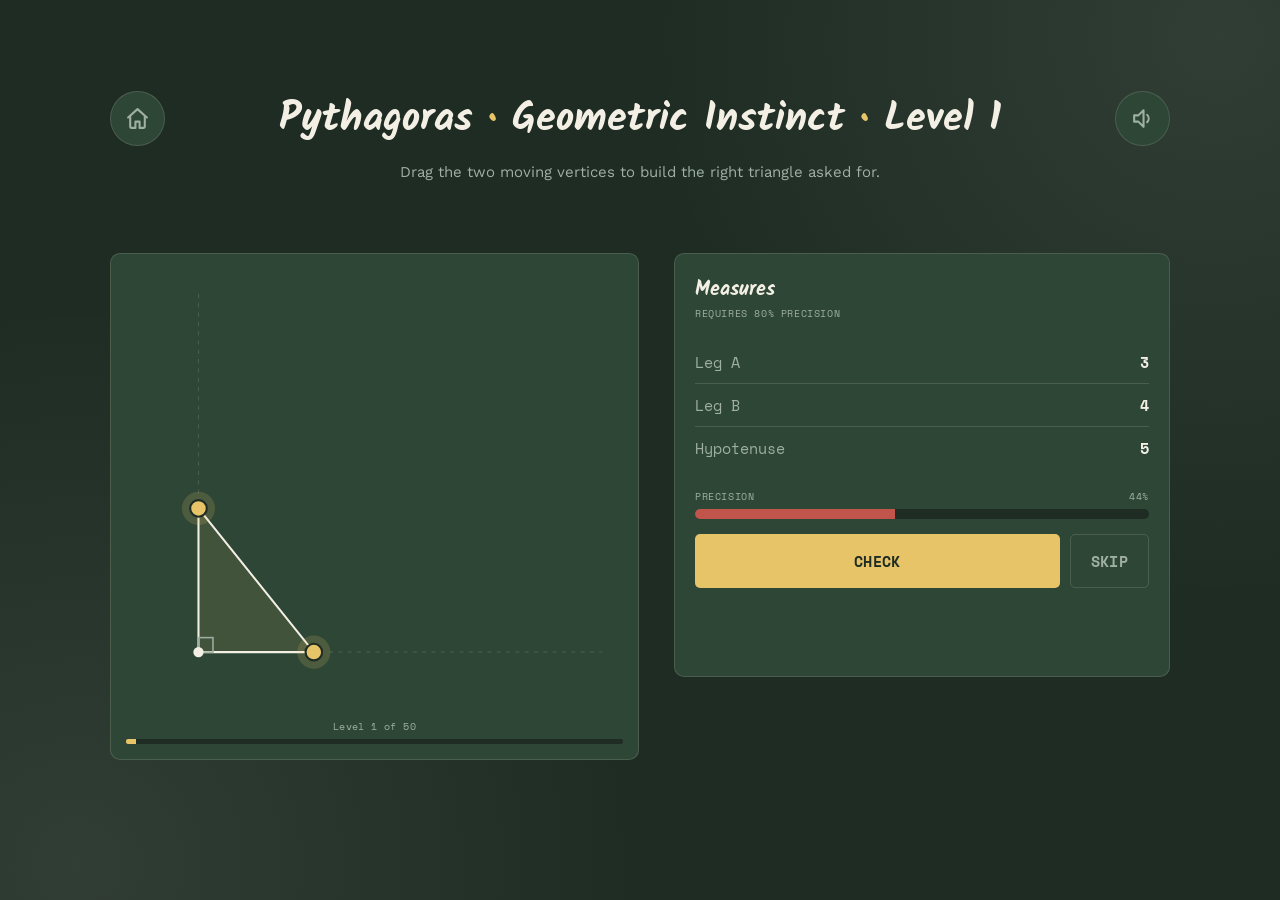
<file: pitagora_geometricinstinct.html>
<!DOCTYPE html>
<html lang="en">
<head>
<meta charset="UTF-8">
<meta name="color-scheme" content="dark">
<meta name="viewport" content="width=device-width, initial-scale=1.0">
<title>Pythagoras — Geometric Instinct</title>
<link rel="preload" href="fonts/kalam-latin-700-normal.woff2" as="font" type="font/woff2" crossorigin>
<link rel="preload" href="fonts/space-mono-latin-400-normal.woff2" as="font" type="font/woff2" crossorigin>
<link rel="preload" href="fonts/space-mono-latin-700-normal.woff2" as="font" type="font/woff2" crossorigin>
<link rel="preload" href="fonts/work-sans-latin-400-normal.woff2" as="font" type="font/woff2" crossorigin>
<link rel="preload" href="fonts/work-sans-latin-500-normal.woff2" as="font" type="font/woff2" crossorigin>
<link rel="stylesheet" href="fonts/kalam.css">
<link rel="stylesheet" href="fonts/space-mono.css">
<link rel="stylesheet" href="fonts/work-sans.css">
<style>
  :root{
    --bg: #1E2C23;
    --bg-panel: #2E4636;
    --ink: #F3EFE4;
    --ink-dim: #9FB0A2;
    --yellow: #E8C468;
    --red: #C1554B;
    --teal: #5FA8A0;
    --rule: rgba(243,239,228,0.14);
  }
  *{ box-sizing:border-box; }
  html,body{
    margin:0; padding:0;
    background: var(--bg);
    color: var(--ink);
    font-family:'Work Sans', sans-serif;
    min-height:100vh;
  }
  body{
    background-image:
      radial-gradient(circle at 6% 96%, rgba(243,239,228,0.09), transparent 38%),
      radial-gradient(circle at 95% 4%, rgba(243,239,228,0.09), transparent 38%);
  }
  .wrap{
    max-width: min(1125px, calc(100% - 170px));
    margin: 0 auto;
    padding: calc(6vh + 32.7px) 1.5625rem 6vh;
  }
  .title-icon-row{
    display:flex;
    align-items:center;
    justify-content:space-between;
    gap: 0.9375rem;
    margin-bottom: 0.625rem;
  }
  .title-icon-row h1{ margin: 0; flex: 1; min-width: 0; text-align: center; }
  .icon-btn{
    flex-shrink:0;
    width: 55px; height:55px;
    display:flex; align-items:center; justify-content:center;
    border: 1px solid var(--rule);
    border-radius: 50%;
    background: var(--bg-panel);
    color: var(--ink-dim);
    text-decoration:none;
    cursor: pointer;
    transition: border-color 0.15s ease, color 0.15s ease, background 0.15s ease, box-shadow 0.2s ease;
  }
  .icon-btn:hover{
    color: var(--yellow);
    border-color: rgba(232,196,104,0.75);
    background: rgba(232,196,104,0.22);
    box-shadow: 0 0 16px 3px rgba(232,196,104,0.48);
  }
  .icon-btn svg{ width: 25px; height:25px; }
  .audio-toggle-btn{ cursor: pointer; }
  /* stato "acceso" del volume (audio non muto): stessa illuminazione usata altrove nel sito,
     l'icona resta sempre la stessa, cambia solo questo */
  .audio-toggle-btn.audio-on{
    color: #1C1F16;
    background: var(--yellow);
    border-color: var(--yellow);
    box-shadow: 0 0 8px 1px var(--yellow), 0 0 20px 5px var(--yellow);
  }
  h1{
    font-family:'Kalam', cursive;
    font-size: 2.5rem;
    margin: 0;
    text-align:center;
  }
  h1 .accent{ color: var(--yellow); }
  .instructions{
    color: var(--ink-dim);
    font-size: 0.9375rem;
    line-height:1.5;
    margin: 0 auto 1.875rem;
    text-align: center;
    max-width: 640px;
  }

  /* spazio riservato sopra la griglia/pannello, stesso identico ingombro del box
     badge+descrizione di Eratostene (.rank-callout in eratostene_thesieve.html):
     Pitagora non ha ancora un sistema di rango, ma lo spazio resta prenotato cosi'
     il ritmo verticale è coerente col resto del sito e non ci sara' da spostare
     nulla quando (se) verra' aggiunto */
  .rank-callout-space{ height: 25px; margin: 0 0 0.9375rem; }
  .level-layout{
    display:grid;
    grid-template-columns: 529px 1fr;
    gap: 2.1875rem;
    align-items:stretch;
  }
  @media (max-width: 1100px){
    .level-layout{ grid-template-columns: 1fr; }
    .rank-callout-space{ height: 20px; margin: 0 0 0.625rem; }
  }

  .board-card{
    background: var(--bg-panel);
    border: 1px solid var(--rule);
    border-radius: 10px;
    padding: 0.9375rem;
    position: relative;
  }
  .board-card svg{ display:block; width:100%; height:auto; touch-action:none; }

  .level-progress{
    margin: 0.9375rem 0 0;
    text-align:center;
    font-family:'Space Mono', monospace;
    font-size: 0.625rem;
    color: var(--ink-dim);
    letter-spacing: 0.04em;
  }
  .level-progress-track{
    margin-top: 0.3125rem;
    height: 5px;
    border-radius: 2px;
    background: var(--bg);
    overflow:hidden;
  }
  .level-progress-fill{
    height:100%;
    background: var(--yellow);
  }

  .side-panel{ display:flex; flex-direction:column; gap: 1.25rem; }
  .side-panel-card{
    background: var(--bg-panel);
    border: 1px solid var(--rule);
    border-radius: 10px;
    padding: 1.25rem 1.25rem;
  }
  .side-panel-card h2{
    font-family:'Kalam', cursive;
    font-size: 1.25rem;
    margin: 0 0 0rem;
  }
  .level-sub{
    font-family:'Space Mono', monospace;
    font-size: 0.625rem;
    letter-spacing: 0.06em;
    text-transform: uppercase;
    color: var(--ink-dim);
    margin: 0 0 1.25rem;
  }

  .measure-row{
    display:flex;
    justify-content:space-between;
    align-items:baseline;
    padding: 0.625rem 0;
    border-bottom: 1px solid var(--rule);
    font-family:'Space Mono', monospace;
    font-size: 0.9375rem;
  }
  .measure-row:last-of-type{ border-bottom:none; }
  .measure-label{ color: var(--ink-dim); }
  .measure-target{ font-weight:700; color:var(--ink); }
  .measure-target.unknown{ color: var(--yellow); }

  .precision-block{ margin: 1.25rem 0 0.3125rem; }
  .precision-label{
    display:flex; justify-content:space-between;
    font-family:'Space Mono', monospace;
    font-size: 0.625rem; letter-spacing:0.06em; text-transform:uppercase;
    color: var(--ink-dim); margin-bottom:0.3125rem;
  }
  .precision-track{
    height: 10px;
    border-radius: 5px;
    background: var(--bg);
    overflow:hidden;
  }
  .precision-fill{
    height:100%;
    width:0%;
    background: var(--red);
    transition: width 0.15s ease, background 0.15s ease;
  }

  .check-skip-row{
    display: flex;
    gap: 0.625rem;
    margin-top: 0.9375rem;
  }
  .check-btn{
    flex: 1 1 auto;
    font-family:'Space Mono', monospace;
    font-weight:700;
    background: var(--yellow);
    color: var(--bg);
    border:none;
    border-radius: 5px;
    padding: 0.9375rem 1.5625rem;
    font-size: 0.9375rem;
    letter-spacing: 0.02em;
    text-transform: uppercase;
    cursor:pointer;
  }
  .check-btn:hover{ background:#f0d488; }
  .check-btn:disabled{
    background: var(--bg);
    color: var(--ink-dim);
    cursor: not-allowed;
    border: 1px solid var(--rule);
  }
  .skip-btn{
    flex: 0 0 auto;
    font-family:'Space Mono', monospace;
    font-weight:700;
    background: transparent;
    color: var(--ink-dim);
    border: 1px solid var(--rule);
    border-radius: 5px;
    padding: 0.9375rem 1.25rem;
    font-size: 0.9375rem;
    letter-spacing: 0.02em;
    text-transform: uppercase;
    cursor:pointer;
  }
  .skip-btn:hover{ color: var(--ink); border-color: var(--ink); }

  .feedback{
    margin-top: 0.9375rem;
    font-family:'Space Mono', monospace;
    font-size: 0.9375rem;
    line-height:1.4;
    min-height: 2.5em;
  }
  .feedback.good{ color: var(--teal); }
  .feedback.bad{ color: var(--red); }

  .next-btn{
    display:none;
    width:100%;
    margin-top: 0.625rem;
    font-family:'Space Mono', monospace;
    font-weight:700;
    border: 1px solid var(--teal);
    border-radius: 5px;
    background: transparent;
    color: var(--teal);
    padding: 0.625rem;
    font-size: 0.625rem;
    letter-spacing: 0.02em;
    text-transform: uppercase;
    cursor:pointer;
  }
  .next-btn.visible{ display:block; }
  .next-btn:hover{ background: rgba(95,168,160,0.14); }

  .modal-overlay{
    display:none;
    position: fixed;
    inset: 0;
    background: rgba(0,0,0,0.55);
    z-index: 10000;
    align-items:center;
    justify-content:center;
    padding: 1.5625rem;
    box-sizing: border-box;
  }
  .modal-overlay.visible{ display:flex; }
  .modal-card{
    background: var(--bg-panel);
    border: 1px solid var(--rule);
    border-radius: 10px;
    padding: 1.875rem;
    max-width: 480px;
    width: 100%;
    text-align:center;
    box-sizing: border-box;
  }
  .modal-card h3{
    font-family:'Kalam', cursive;
    font-size: 1.5625rem;
    margin: 0 0 0.9375rem;
    color: var(--ink);
  }
  .modal-card p{
    font-family:'Space Mono', monospace;
    font-size: 0.9375rem;
    color: var(--ink-dim);
    margin: 0 0 1.25rem;
    line-height: 1.5;
  }
  .modal-buttons{
    display:flex;
    justify-content:center;
    gap: 0.9375rem;
  }
  .modal-btn{
    font-family:'Space Mono', monospace;
    font-weight:700;
    font-size: 0.9375rem;
    border: none;
    border-radius: 5px;
    padding: 0.625rem 1.875rem;
    cursor:pointer;
  }
  .modal-btn.yes{ background: var(--yellow); color: var(--bg); }
  .modal-btn.no{ background: transparent; color: var(--ink-dim); border: 1px solid var(--rule); }

  /* ============================================================
     MOBILE — sotto i 900px, stesso breakpoint usato in tutto il resto
     del sito. Il meccanismo di trascinamento (eventi pointer) funziona
     già identico; qui si adattano solo dimensioni, spaziature e le due
     superfici di presa (che su schermo piccolo erano troppo piccole
     per un dito) ============================================================ */
  @media (max-width: 900px){
    html, body{
      overflow: hidden;
      height: 100%;
      overscroll-behavior: none;
    }
    /* stesso identico contenitore di Eratostene: 92% di larghezza, mai oltre 480px,
       centrato — prima qui .wrap andava a piena larghezza, uno spazio diverso da
       quello delle pagine di Eratostene */
    .wrap{
      width: 92%;
      max-width: 480px;
      margin: 0 auto;
      padding: 2vh 0 3vh;
      box-sizing: border-box;
    }
    .title-icon-row{ gap: 0.625rem; margin-bottom: 0.3125rem; width: 100%; }
    .title-icon-row h1{ font-size: 0.9375rem; line-height: 1.3; }
    .icon-btn{ width: 45px; height: 45px; }
    .icon-btn svg{ width: 20px; height: 20px; }
    .instructions{ display: none; } /* niente spazio per il paragrafo qui, il titolo basta - stesso criterio di Eratosthenes */
    .rank-callout-space{ height: 15px; margin: 0 0 0.625rem; }

    .level-layout{ gap: 0.9375rem; }
    .board-card{ padding: 0.625rem; max-width: 90%; margin: 0.625rem auto 0; }

    /* la presa vera resta la stessa (eventi pointer sull'intero <g>), solo il
       cerchio visibile e il suo alone si ingrandiscono: su desktop un alone di
       16px di raggio nel viewBox arriva a malapena a ~12px veri, troppo piccolo
       per un dito. Qui diventa un'area di presa reale, non solo un ritocco estetico */
    .handle circle:first-child{ r: 30px; } /* alone */
    .handle circle:last-child{ r: 13px; }  /* punto vero */

    .side-panel-card{ padding: 0.625rem 0.625rem; }
    .side-panel-card h2{ font-size: 0.625rem; }
    .level-sub{ font-size: 0.3125rem; }
    .measure-row{ font-size: 0.625rem; padding: 0.3125rem 0; }
    .precision-block{ margin: 0.625rem 0 0rem; }

    .check-btn, .next-btn{ padding: 0.9375rem; font-size: 0.625rem; }
    /* solo su mobile: Skip diventa esattamente metà della riga, non più compatto
       come su desktop */
    .check-skip-row{ margin-top: 0.625rem; }
    .check-skip-row .check-btn,
    .check-skip-row .skip-btn{ flex: 1 1 50%; padding: 0.625rem 0.3125rem; font-size: 0.625rem; }
    /* la tabella deve chiudersi appena sotto Check/Skip: tolto lo spazio riservato
       al feedback (min-height fissa per non far "saltare" il layout su desktop) —
       su mobile serve il contrario, il pannello deve finire qui per entrare in una
       sola schermata; il testo, quando compare, spinge semplicemente in basso */
    .feedback{ margin-top: 0.3125rem; min-height: 0; }
  }  /* --- blocco orizzontale: nasconde tutto e mostra un avviso finché il telefono non torna verticale --- */
  .rotate-lock-overlay{ display: none; }
  @media (orientation: landscape) and (max-width: 900px), (orientation: landscape) and (max-height: 500px){
    .rotate-lock-overlay{
      display: flex;
      position: fixed;
      inset: 0;
      z-index: 9999;
      background: var(--bg);
      color: var(--ink);
      align-items: center;
      justify-content: center;
      text-align: center;
      padding: 1.875rem;
      font-family:'Space Mono', monospace;
      font-size: 0.9375rem;
    }
    .wrap{ display: none; }
  }
</style>
</head>
<body>

<audio id="bgMusic" src="https://pub-312772d8d5f64507a7ad27b167cd19c4.r2.dev/eratostene_thesieve.mp3" loop preload="none"></audio>
  <div class="rotate-lock-overlay" data-en="Please rotate your device back to portrait to continue." data-it="Ruota di nuovo il dispositivo in verticale per continuare.">Please rotate your device back to portrait to continue.</div>

  <div class="wrap">
    <div class="title-icon-row">
      <a class="icon-btn" id="homeBtn" href="index.html" aria-label="Home"><svg viewBox="0 0 24 24" fill="none" stroke="currentColor" stroke-width="2" stroke-linecap="round" stroke-linejoin="round"><path d="M3 11l9-8 9 8"/><path d="M5 10v10a1 1 0 0 0 1 1h4v-6h4v6h4a1 1 0 0 0 1-1V10"/></svg></a>
      <h1 id="levelTitle">Pythagoras <span class="accent">·</span> Geometric Instinct <span class="accent">·</span> Level 1</h1>
      <button type="button" class="icon-btn audio-toggle-btn" aria-label="Sound"><svg viewBox="0 0 24 24" fill="none" stroke="currentColor" stroke-width="2" stroke-linecap="round" stroke-linejoin="round"><path d="M4 9v6h4l5 5V4L8 9H4z"/><path d="M16.5 8.5a5 5 0 0 1 0 7"/></svg></button>
    </div>
    <p class="instructions" data-en="Drag the two moving vertices to build the right triangle asked for." data-it="Trascina i due vertici mobili per costruire il triangolo rettangolo richiesto.">Drag the two moving vertices to build the right triangle asked for.</p>

    <div class="rank-callout-space" aria-hidden="true"></div>

    <div class="level-layout" id="stage">
      <div class="board-card">
        <svg id="board" viewBox="0 0 480 420" xmlns="http://www.w3.org/2000/svg"></svg>
        <p class="level-progress" id="levelProgress">Level 1</p>
        <div class="level-progress-track"><div class="level-progress-fill" id="levelProgressFill"></div></div>
      </div>

      <div class="side-panel">
        <div class="side-panel-card">
          <h2 data-en="Measures" data-it="Misure">Measures</h2>
          <p class="level-sub" id="levelSub">All measures known</p>
          <div id="measureRows"></div>

          <div class="precision-block">
            <div class="precision-label"><span data-en="Precision" data-it="Precisione">Precision</span><span id="precisionPct">0%</span></div>
            <div class="precision-track"><div class="precision-fill" id="precisionFill"></div></div>
          </div>

          <div class="check-skip-row">
            <button type="button" class="check-btn" id="checkBtn">Check</button>
            <button type="button" class="skip-btn" id="skipBtn" aria-label="Skip">Skip</button>
          </div>
          <p class="feedback" id="feedback"></p>
          <button type="button" class="next-btn" id="nextBtn">Next level →</button>
        </div>
      </div>

      <div class="modal-overlay" id="skipModal">
        <div class="modal-card" style="position:relative;">
          <button type="button" id="skipCloseBtn" aria-label="Close" style="position:absolute; top:0.7rem; right:0.7rem; width:2rem; height:2rem; border-radius:50%; border:none; background:var(--bg); color:var(--ink); font-size:1rem; cursor:pointer; display:flex; align-items:center; justify-content:center;">✕</button>
          <h3 data-en="Skip levels" data-it="Salta livelli">Skip levels</h3>
          <div class="modal-buttons" style="flex-wrap:wrap;">
            <button type="button" class="modal-btn yes" id="skip1Btn">+1</button>
            <button type="button" class="modal-btn yes" id="skip5Btn">+5</button>
            <button type="button" class="modal-btn yes" id="skip10Btn">+10</button>
            <button type="button" class="modal-btn no" id="skipResetBtn" data-en="Reset" data-it="Reset">Reset</button>
          </div>
        </div>
      </div>
    </div>

    <div class="modal-overlay" id="simpleCongratsModal">
      <div class="modal-card">
        <h3 data-en="🎉 Congratulations!" data-it="🎉 Congratulazioni!">🎉 Congratulations!</h3>
        <p data-en="You've completed all 50 levels of Geometric Instinct. Well done!" data-it="Hai completato tutti i 50 livelli di Geometric Instinct. Ben fatto!">You've completed all 50 levels of Geometric Instinct. Well done!</p>
        <div class="modal-buttons">
          <button type="button" class="modal-btn yes" id="congratsHomeBtn" data-en="Back to home" data-it="Torna alla home">Back to home</button>
        </div>
      </div>
    </div>
  </div>

<script>
const LEVELS = [
    { legA:3, legB:4, hyp:5, missing:null, scale:85.0, precision:80, liveBar:true },
    { legA:33, legB:56, hyp:65, missing:null, scale:6.07, precision:81, liveBar:true },
    { legA:66, legB:112, hyp:130, missing:null, scale:3.04, precision:81, liveBar:true },
    { legA:15, legB:36, hyp:39, missing:null, scale:9.44, precision:82, liveBar:true },
    { legA:24, legB:70, hyp:74, missing:null, scale:4.86, precision:82, liveBar:true },
    { legA:60, legB:91, hyp:109, missing:null, scale:3.74, precision:83, liveBar:true },
    { legA:105, legB:208, hyp:233, missing:null, scale:1.63, precision:83, liveBar:true },
    { legA:85, legB:132, hyp:157, missing:null, scale:2.58, precision:84, liveBar:true },
    { legA:18, legB:80, hyp:82, missing:null, scale:4.25, precision:84, liveBar:true },
    { legA:19, legB:180, hyp:181, missing:null, scale:1.89, precision:85, liveBar:true },
    { legA:25, legB:312, hyp:313, missing:null, scale:1.09, precision:86, liveBar:true },
    { legA:40, legB:42, hyp:58, missing:null, scale:8.1, precision:86, liveBar:true },
    { legA:13, legB:84, hyp:85, missing:null, scale:4.05, precision:87, liveBar:true },
    { legA:44, legB:117, hyp:125, missing:null, scale:2.91, precision:87, liveBar:true },
    { legA:22, legB:120, hyp:122, missing:null, scale:2.83, precision:88, liveBar:true },
    { legA:24, legB:143, hyp:145, missing:null, scale:2.38, precision:88, liveBar:true },
    { legA:69, legB:260, hyp:269, missing:null, scale:1.31, precision:89, liveBar:true },
    { legA:15, legB:112, hyp:113, missing:null, scale:3.04, precision:90, liveBar:true },
    { legA:16, legB:30, hyp:34, missing:null, scale:11.33, precision:90, liveBar:true },
    { legA:9, legB:12, hyp:15, missing:null, scale:28.33, precision:91, liveBar:true },
    { legA:36, legB:105, hyp:111, missing:null, scale:3.24, precision:91, liveBar:false },
    { legA:10, legB:24, hyp:26, missing:null, scale:14.17, precision:92, liveBar:false },
    { legA:56, legB:90, hyp:106, missing:null, scale:3.78, precision:92, liveBar:false },
    { legA:28, legB:45, hyp:53, missing:null, scale:7.56, precision:93, liveBar:false },
    { legA:36, legB:77, hyp:85, missing:null, scale:4.42, precision:93, liveBar:false },
    { legA:48, legB:55, hyp:73, missing:null, scale:6.18, precision:94, liveBar:false },
    { legA:7, legB:24, hyp:25, missing:null, scale:14.17, precision:95, liveBar:false },
    { legA:26, legB:168, hyp:170, missing:null, scale:2.02, precision:95, liveBar:false },
    { legA:16, legB:63, hyp:65, missing:null, scale:5.4, precision:96, liveBar:false },
    { legA:14, legB:48, hyp:50, missing:null, scale:7.08, precision:96, liveBar:false },
    { legA:20, legB:21, hyp:29, missing:null, scale:16.19, precision:97, liveBar:false },
    { legA:51, legB:140, hyp:149, missing:null, scale:2.43, precision:97, liveBar:false },
    { legA:32, legB:126, hyp:130, missing:null, scale:2.7, precision:98, liveBar:false },
    { legA:20, legB:99, hyp:101, missing:null, scale:3.43, precision:98, liveBar:false },
    { legA:95, legB:168, hyp:193, missing:null, scale:2.02, precision:99, liveBar:false },
    { legA:17, legB:144, hyp:145, missing:'hyp', scale:2.36, precision:90, liveBar:false },
    { legA:96, legB:110, hyp:146, missing:'legA', scale:3.09, precision:91, liveBar:false },
    { legA:5, legB:12, hyp:13, missing:'legB', scale:28.33, precision:91, liveBar:false },
    { legA:133, legB:156, hyp:205, missing:'hyp', scale:2.18, precision:92, liveBar:false },
    { legA:60, legB:63, hyp:87, missing:'legA', scale:5.4, precision:93, liveBar:false },
    { legA:78, legB:160, hyp:178, missing:'legB', scale:2.12, precision:93, liveBar:false },
    { legA:39, legB:80, hyp:89, missing:'hyp', scale:4.25, precision:94, liveBar:false },
    { legA:21, legB:220, hyp:221, missing:'legA', scale:1.55, precision:94, liveBar:false },
    { legA:24, legB:45, hyp:51, missing:'legB', scale:7.56, precision:95, liveBar:false },
    { legA:6, legB:8, hyp:10, missing:'hyp', scale:42.5, precision:96, liveBar:false },
    { legA:84, legB:135, hyp:159, missing:'legA', scale:2.52, precision:96, liveBar:false },
    { legA:9, legB:40, hyp:41, missing:'legB', scale:8.5, precision:97, liveBar:false },
    { legA:27, legB:120, hyp:123, missing:'hyp', scale:2.83, precision:98, liveBar:false },
    { legA:52, legB:165, hyp:173, missing:'legA', scale:2.06, precision:98, liveBar:false },
    { legA:88, legB:105, hyp:137, missing:'legB', scale:3.24, precision:99, liveBar:false }
  ];

  // sistema di lingua: mancava del tutto in questo file, stesso identico di
  // Eratostene — legge la lingua scelta nella home (stessa chiave localStorage)
  function currentLang(){
    return localStorage.getItem('mathemory_lang') || 'en';
  }
  function applyLanguage(){
    const lang = currentLang();
    document.querySelectorAll('[data-en][data-it]').forEach(el => {
      el.textContent = lang === 'it' ? el.dataset.it : el.dataset.en;
    });
  }
  applyLanguage();

  // effetti sonori: riusa gli stessi file mp3 già ospitati per Eratostene (right,
  // wrong, winner, badge, tap), via Web Audio API per latenza minima. "badge" è
  // caricato ma non ancora usato da nessuna parte: Pitagora non ha ancora un
  // sistema di rango, resta pronto per quando (se) arriverà. Il trascinamento dei
  // vertici resta sempre silenzioso, nessun suono legato al drag
  const audioCtx = new (window.AudioContext || window.webkitAudioContext)();
  const soundBuffers = {};
  const pendingSounds = new Set();
  function loadSound(name, url){
    fetch(url)
      .then(res => res.arrayBuffer())
      .then(data => audioCtx.decodeAudioData(data))
      .then(buffer => {
        soundBuffers[name] = buffer;
        if (pendingSounds.has(name)){
          pendingSounds.delete(name);
          playSound(name);
        }
      })
      .catch(() => {});
  }
  loadSound('right', 'https://pub-312772d8d5f64507a7ad27b167cd19c4.r2.dev/eratostene_right.mp3');
  loadSound('wrong', 'https://pub-312772d8d5f64507a7ad27b167cd19c4.r2.dev/eratostene_wrong.mp3');
  loadSound('winner', 'https://pub-312772d8d5f64507a7ad27b167cd19c4.r2.dev/eratostene_winner.mp3');
  loadSound('badge', 'https://pub-312772d8d5f64507a7ad27b167cd19c4.r2.dev/eratostene_badge.mp3');
  loadSound('tap', 'https://pub-312772d8d5f64507a7ad27b167cd19c4.r2.dev/tap.mp3');

  const SOUND_LEVELS = { badge: { desktop: 1, mobile: 0.5 }, winner: { desktop: 1, mobile: 1.1 } };
  function getSoundLevel(name){
    const level = SOUND_LEVELS[name];
    if (level === undefined) return 1;
    if (typeof level === 'number') return level;
    const isMobileNow = window.innerWidth <= 900;
    const value = isMobileNow ? level.mobile : level.desktop;
    return typeof value === 'number' ? value : 1;
  }

  function playSound(name){
    const buffer = soundBuffers[name];
    if (!buffer){
      pendingSounds.add(name);
      return;
    }
    if (window.MathemoryAudio && window.MathemoryAudio.isMuted()) return;
    if (audioCtx.state === 'suspended') audioCtx.resume();

    const source = audioCtx.createBufferSource();
    source.buffer = buffer;
    const gainNode = audioCtx.createGain();
    const baseVolume = window.MathemoryAudio ? window.MathemoryAudio.getSfxVolume() : 1;
    gainNode.gain.value = baseVolume * getSoundLevel(name);
    source.connect(gainNode);
    gainNode.connect(audioCtx.destination);
    source.start(0);

    if (window.MathemoryAudio && window.MathemoryAudio.duckMusic){
      if (name === 'badge') window.MathemoryAudio.duckMusic(0.15, 1000);
      if (name === 'winner') window.MathemoryAudio.duckMusic(0.15, 1500);
    }
  }

  const STORAGE_KEY = 'pythagoras_last';
  const FINISHED_ONCE_KEY = 'pythagoras_geometricinstinct_finished_once';
  const params = new URLSearchParams(window.location.search);
  const requestedLevel = parseInt(params.get('n'));
  const savedLevel = parseInt(localStorage.getItem(STORAGE_KEY));
  let startLevel = requestedLevel || savedLevel || 1;
  if (startLevel < 1 || startLevel > LEVELS.length) startLevel = 1;

  const ORIGIN = { x: 70, y: 370 };
  const svg = document.getElementById('board');
  document.getElementById('homeBtn').addEventListener('click', () => { playSound('tap'); });
  const measureRowsEl = document.getElementById('measureRows');
  const levelTitleEl = document.getElementById('levelTitle');
  const levelSubEl = document.getElementById('levelSub');
  const levelProgressEl = document.getElementById('levelProgress');
  const levelProgressFillEl = document.getElementById('levelProgressFill');
  const precisionPctEl = document.getElementById('precisionPct');
  const precisionFillEl = document.getElementById('precisionFill');
  const checkBtn = document.getElementById('checkBtn');
  const nextBtn = document.getElementById('nextBtn');
  const feedbackEl = document.getElementById('feedback');
  const congratsModalEl = document.getElementById('simpleCongratsModal');

  let currentLevelIndex = startLevel - 1;
  let pointH = { x: 0, y: 0 };
  let pointV = { x: 0, y: 0 };

  function ns(tag){ return document.createElementNS('http://www.w3.org/2000/svg', tag); }

  function startPositions(level){
    const offset = 40 + level.legA * level.scale * 0.28;
    return {
      h: { x: ORIGIN.x + offset, y: ORIGIN.y },
      v: { x: ORIGIN.x, y: ORIGIN.y - (30 + level.legB * level.scale * 0.32) },
    };
  }

  function loadLevel(index){
    currentLevelIndex = index;
    const level = LEVELS[index];
    const start = startPositions(level);
    pointH = { ...start.h };
    pointV = { ...start.v };

    const lang = currentLang();
    const levelWord = lang === 'it' ? 'Livello' : 'Level';
    levelTitleEl.innerHTML = `Pythagoras <span class="accent">·</span> Geometric Instinct <span class="accent">·</span> ${levelWord} ${index + 1}`;
    const missingNote = level.missing
      ? (level.missing === 'hyp'
          ? (lang === 'it' ? ' — ipotenusa mancante, calcolala prima' : ' — hypotenuse missing, work it out first')
          : (lang === 'it' ? ' — un cateto mancante, calcolalo prima' : ' — one leg missing, work it out first'))
      : '';
    const barNote = level.liveBar ? '' : (lang === 'it' ? ' — barra ferma finché non premi Verifica' : ' — bar frozen until Check');
    const precisionWord = lang === 'it' ? 'Richiede' : 'Requires';
    const precisionWord2 = lang === 'it' ? 'di precisione' : 'precision';
    levelSubEl.textContent = `${precisionWord} ${level.precision}% ${precisionWord2}${missingNote}${barNote}`;
    levelProgressEl.textContent = lang === 'it' ? `Livello ${index + 1} di ${LEVELS.length}` : `Level ${index + 1} of ${LEVELS.length}`;
    levelProgressFillEl.style.width = (((index + 1) / LEVELS.length) * 100) + '%';

    // livello 25 raggiunto (metà del percorso): sblocca Steady Hands/The Theorem/
    // Triangles Everywhere. Non serve più finire tutti i 50 livelli
    if (index + 1 >= 25){
      localStorage.setItem(FINISHED_ONCE_KEY, 'true');
    }
    checkBtn.disabled = false;
    nextBtn.classList.remove('visible');
    feedbackEl.textContent = '';
    feedbackEl.className = 'feedback';

    // la barra riparte sempre da zero a ogni nuovo livello: nei livelli non-live resta
    // così finché non si preme Check, non deve mostrare un valore residuo del livello
    // precedente né un valore calcolato subito sulla posizione di partenza casuale
    precisionPctEl.textContent = '0%';
    precisionFillEl.style.width = '0%';
    precisionFillEl.style.background = 'var(--red)';

    localStorage.setItem(STORAGE_KEY, String(index + 1));

    buildMeasureRows(level);
    render();
  }

  function buildMeasureRows(level){
    measureRowsEl.innerHTML = '';
    const lang = currentLang();
    const rows = [
      { key: 'legA', label: lang === 'it' ? 'Cateto A' : 'Leg A' },
      { key: 'legB', label: lang === 'it' ? 'Cateto B' : 'Leg B' },
      { key: 'hyp',  label: lang === 'it' ? 'Ipotenusa' : 'Hypotenuse' },
    ];
    rows.forEach(r => {
      const row = document.createElement('div');
      row.className = 'measure-row';
      const isMissing = level.missing === r.key;
      row.innerHTML = `
        <span class="measure-label">${r.label}</span>
        <span class="measure-target ${isMissing ? 'unknown' : ''}">${isMissing ? '?' : level[r.key]}</span>
      `;
      measureRowsEl.appendChild(row);
    });
  }

  function currentMeasures(){
    const legA = Math.hypot(pointH.x - ORIGIN.x, pointH.y - ORIGIN.y);
    const legB = Math.hypot(pointV.x - ORIGIN.x, pointV.y - ORIGIN.y);
    const hyp = Math.hypot(pointH.x - pointV.x, pointH.y - pointV.y);
    return { legA, legB, hyp };
  }

  // calcolo puro, sempre disponibile (serve sia per dipingere la barra sia per il
  // controllo di Check, indipendentemente da liveBar)
  function computeScorePercent(){
    const level = LEVELS[currentLevelIndex];
    const m = currentMeasures();
    const errA = Math.abs(m.legA - level.legA * level.scale);
    const errB = Math.abs(m.legB - level.legB * level.scale);
    const maxErr = Math.max(level.legA, level.legB) * level.scale * 0.9;
    const score = Math.max(0, 1 - ((errA + errB) / 2) / maxErr);
    return Math.round(score * 100);
  }

  // aggiorna sia i numeri live sia la barra di precisione — chiamata sempre da Check,
  // e durante il trascinamento solo se il livello corrente ha liveBar:true (i primi
  // 20 livelli); dal 21esimo in poi la vista resta ferma finché non si preme Check
  function paintReadout(){
    const level = LEVELS[currentLevelIndex];
    const pct = computeScorePercent();
    precisionPctEl.textContent = pct + '%';
    precisionFillEl.style.width = pct + '%';
    precisionFillEl.style.background = pct >= level.precision ? 'var(--teal)' : pct >= level.precision - 15 ? 'var(--yellow)' : 'var(--red)';
  }

  function render(){
    svg.innerHTML = '';

    const guideH = ns('line');
    guideH.setAttribute('x1', ORIGIN.x); guideH.setAttribute('y1', ORIGIN.y);
    guideH.setAttribute('x2', 460); guideH.setAttribute('y2', ORIGIN.y);
    guideH.setAttribute('stroke', 'var(--rule)');
    guideH.setAttribute('stroke-dasharray', '4 5');
    svg.appendChild(guideH);

    const guideV = ns('line');
    guideV.setAttribute('x1', ORIGIN.x); guideV.setAttribute('y1', ORIGIN.y);
    guideV.setAttribute('x2', ORIGIN.x); guideV.setAttribute('y2', 20);
    guideV.setAttribute('stroke', 'var(--rule)');
    guideV.setAttribute('stroke-dasharray', '4 5');
    svg.appendChild(guideV);

    const tri = ns('polygon');
    tri.setAttribute('points', `${ORIGIN.x},${ORIGIN.y} ${pointH.x},${pointH.y} ${pointV.x},${pointV.y}`);
    tri.setAttribute('fill', 'rgba(232,196,104,0.10)');
    tri.setAttribute('stroke', 'var(--ink)');
    tri.setAttribute('stroke-width', '2');
    svg.appendChild(tri);

    const sq = ns('rect');
    sq.setAttribute('x', ORIGIN.x); sq.setAttribute('y', ORIGIN.y - 14);
    sq.setAttribute('width', 14); sq.setAttribute('height', 14);
    sq.setAttribute('fill', 'none');
    sq.setAttribute('stroke', 'var(--ink-dim)');
    sq.setAttribute('stroke-width', '1.5');
    svg.appendChild(sq);

    const o = ns('circle');
    o.setAttribute('cx', ORIGIN.x); o.setAttribute('cy', ORIGIN.y); o.setAttribute('r', 5);
    o.setAttribute('fill', 'var(--ink)');
    svg.appendChild(o);

    [pointH, pointV].forEach((p, idx) => {
      const g = ns('g');
      const halo = ns('circle');
      halo.setAttribute('cx', p.x); halo.setAttribute('cy', p.y); halo.setAttribute('r', 16);
      halo.setAttribute('fill', 'rgba(232,196,104,0.16)');
      g.appendChild(halo);
      const dot = ns('circle');
      dot.setAttribute('cx', p.x); dot.setAttribute('cy', p.y); dot.setAttribute('r', 8);
      dot.setAttribute('fill', 'var(--yellow)');
      dot.setAttribute('stroke', 'var(--bg)');
      dot.setAttribute('stroke-width', '2');
      dot.style.cursor = 'grab';
      g.appendChild(dot);
      g.dataset.handle = idx === 0 ? 'H' : 'V';
      g.classList.add('handle');
      svg.appendChild(g);
    });

    // la barra/i numeri si aggiornano dal vivo mentre si trascina SOLO se il livello
    // lo prevede (liveBar:true) — altrimenti restano fermi fino al prossimo Check
    if (LEVELS[currentLevelIndex].liveBar) paintReadout();
    attachDrag();
  }

  function attachDrag(){
    svg.querySelectorAll('.handle').forEach(h => {
      h.addEventListener('pointerdown', (e) => startDrag(e, h.dataset.handle));
    });
  }

  let dragging = null;
  function startDrag(e, which){
    dragging = which;
    e.target.setPointerCapture && e.target.setPointerCapture(e.pointerId);
    document.addEventListener('pointermove', onDrag);
    document.addEventListener('pointerup', endDrag);
  }
  function svgPoint(evt){
    const rect = svg.getBoundingClientRect();
    const scaleX = 480 / rect.width;
    const scaleY = 420 / rect.height;
    return {
      x: (evt.clientX - rect.left) * scaleX,
      y: (evt.clientY - rect.top) * scaleY,
    };
  }
  function onDrag(e){
    if (!dragging) return;
    const p = svgPoint(e);
    if (dragging === 'H'){
      pointH.x = Math.max(ORIGIN.x + 6, Math.min(470, p.x));
      pointH.y = ORIGIN.y;
    } else {
      pointV.y = Math.max(10, Math.min(ORIGIN.y - 6, p.y));
      pointV.x = ORIGIN.x;
    }
    render();
  }
  function endDrag(){
    dragging = null;
    document.removeEventListener('pointermove', onDrag);
    document.removeEventListener('pointerup', endDrag);
  }

  checkBtn.addEventListener('click', () => {
    playSound('tap');
    const level = LEVELS[currentLevelIndex];
    const pct = computeScorePercent();
    paintReadout(); // la barra si aggiorna SEMPRE qui, che il tentativo sia giusto o no
    const ok = pct >= level.precision;
    const lang = currentLang();

    if (ok){
      checkBtn.disabled = true;
      if (currentLevelIndex === LEVELS.length - 1){
        // ultimo livello: il check porta dritto al popup, stesso comportamento di
        // Eratostene — nessun passaggio intermedio "Vedi il risultato" da cliccare
        playSound('winner');
        localStorage.setItem(STORAGE_KEY, '1');
        localStorage.setItem(FINISHED_ONCE_KEY, 'true');
        congratsModalEl.classList.add('visible');
      } else {
        // livello intermedio: il check porta dritto al livello successivo, senza
        // messaggio intermedio né pulsante da cliccare — stesso comportamento di
        // Eratostene ("risposta corretta: si passa subito al livello successivo")
        playSound('right');
        loadLevel(currentLevelIndex + 1);
      }
    } else {
      playSound('wrong');
      feedbackEl.textContent = lang === 'it'
        ? `✗ ${pct}% — questo livello richiede almeno il ${level.precision}%.`
        : `✗ ${pct}% — this level needs at least ${level.precision}%.`;
      feedbackEl.className = 'feedback bad';
    }
  });

  nextBtn.addEventListener('click', () => {
    loadLevel(currentLevelIndex + 1);
  });

  // popup di congratulazioni: nessuna classifica su questa modalità, solo un messaggio
  // semplice. Torna alla home al click, oppure da sola dopo 180s (nessun timer mostrato)
  document.getElementById('congratsHomeBtn').addEventListener('click', () => {
    window.location.href = 'index.html';
  });
  setTimeout(() => { window.location.href = 'index.html'; }, 180000);

  // pulsante Skip: apre un popup con salto rapido di livelli + reset del solo
  // salvataggio di questo gioco (mai gli altri), stesso concetto del pulsante
  // di sviluppo di Eratosthenes ma qui sempre visibile, non nascosto
  const skipModalEl = document.getElementById('skipModal');
  document.getElementById('skipBtn').addEventListener('click', () => {
    skipModalEl.classList.add('visible');
  });
  document.getElementById('skipCloseBtn').addEventListener('click', () => {
    skipModalEl.classList.remove('visible');
  });
  skipModalEl.addEventListener('click', (e) => {
    if (e.target === skipModalEl) skipModalEl.classList.remove('visible');
  });
  function skipBy(n){
    skipModalEl.classList.remove('visible');
    loadLevel(Math.min(LEVELS.length - 1, currentLevelIndex + n));
  }
  document.getElementById('skip1Btn').addEventListener('click', () => skipBy(1));
  document.getElementById('skip5Btn').addEventListener('click', () => skipBy(5));
  document.getElementById('skip10Btn').addEventListener('click', () => skipBy(10));
  document.getElementById('skipResetBtn').addEventListener('click', () => {
    localStorage.removeItem(STORAGE_KEY);
    skipModalEl.classList.remove('visible');
    loadLevel(0);
  });

  loadLevel(currentLevelIndex);
</script>
<script>window.MATHEMORY_MUSIC_VOLUME_MULTIPLIER = { desktop: 1.25, mobile: 1.875 };</script>
<script src="mathemory-audio.js"></script>

</body>
</html>
</file>
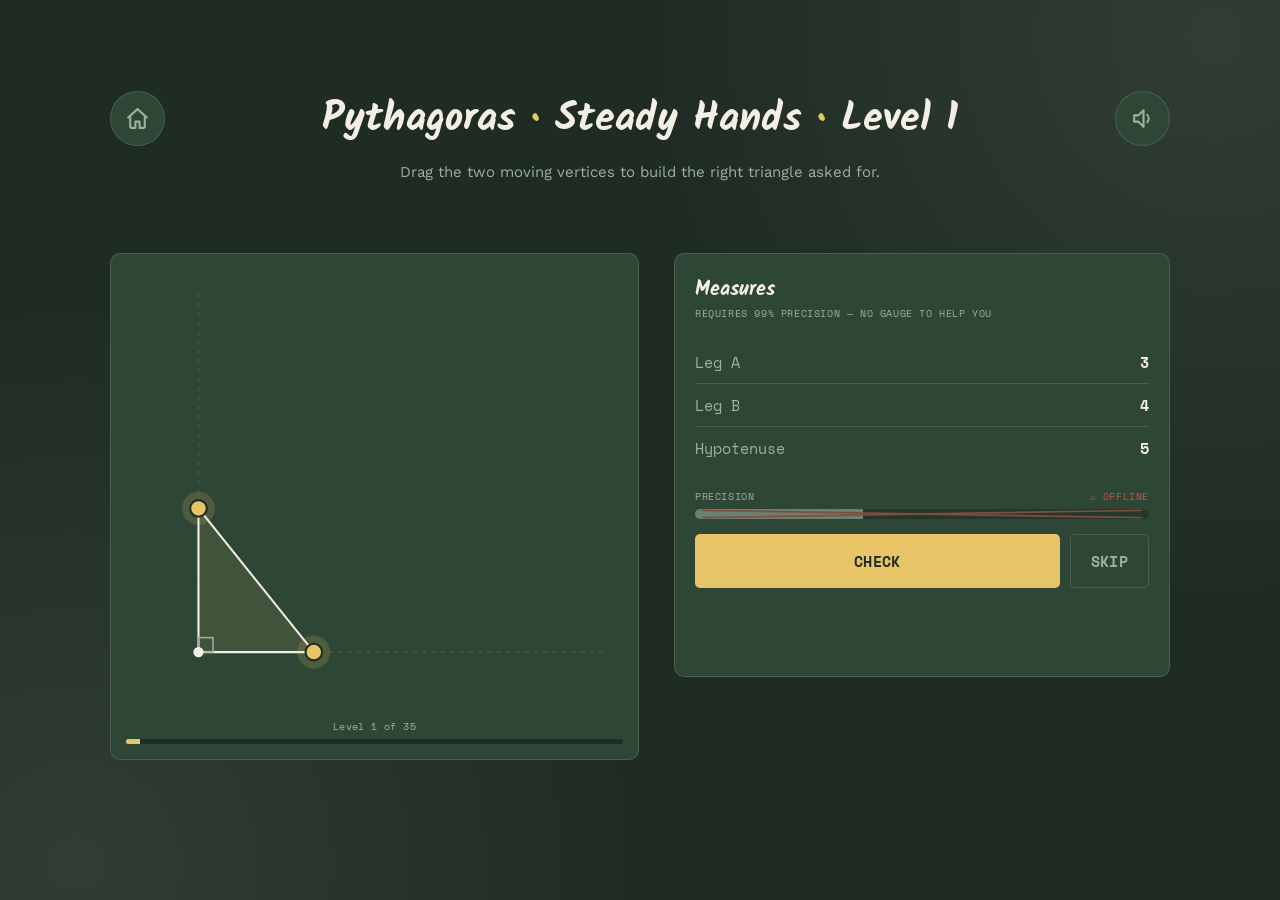
<file: pitagora_steadyhands.html>
<!DOCTYPE html>
<html lang="en">
<head>
<meta charset="UTF-8">
<meta name="color-scheme" content="dark">
<meta name="viewport" content="width=device-width, initial-scale=1.0">
<title>Pythagoras — Steady Hands</title>
<link rel="preload" href="fonts/kalam-latin-700-normal.woff2" as="font" type="font/woff2" crossorigin>
<link rel="preload" href="fonts/space-mono-latin-400-normal.woff2" as="font" type="font/woff2" crossorigin>
<link rel="preload" href="fonts/space-mono-latin-700-normal.woff2" as="font" type="font/woff2" crossorigin>
<link rel="preload" href="fonts/work-sans-latin-400-normal.woff2" as="font" type="font/woff2" crossorigin>
<link rel="preload" href="fonts/work-sans-latin-500-normal.woff2" as="font" type="font/woff2" crossorigin>
<link rel="stylesheet" href="fonts/kalam.css">
<link rel="stylesheet" href="fonts/space-mono.css">
<link rel="stylesheet" href="fonts/work-sans.css">
<style>
  :root{
    --bg: #1E2C23;
    --bg-panel: #2E4636;
    --ink: #F3EFE4;
    --ink-dim: #9FB0A2;
    --yellow: #E8C468;
    --red: #C1554B;
    --teal: #5FA8A0;
    --rule: rgba(243,239,228,0.14);
  }
  *{ box-sizing:border-box; }
  html,body{
    margin:0; padding:0;
    background: var(--bg);
    color: var(--ink);
    font-family:'Work Sans', sans-serif;
    min-height:100vh;
  }
  body{
    background-image:
      radial-gradient(circle at 6% 96%, rgba(243,239,228,0.09), transparent 38%),
      radial-gradient(circle at 95% 4%, rgba(243,239,228,0.09), transparent 38%);
  }
  .wrap{
    max-width: min(1125px, calc(100% - 170px));
    margin: 0 auto;
    padding: calc(6vh + 32.7px) 1.5625rem 6vh;
  }
  .title-icon-row{
    display:flex;
    align-items:center;
    justify-content:space-between;
    gap: 0.9375rem;
    margin-bottom: 0.625rem;
  }
  .title-icon-row h1{ margin: 0; flex: 1; min-width: 0; text-align: center; }
  .icon-btn{
    flex-shrink:0;
    width: 55px; height:55px;
    display:flex; align-items:center; justify-content:center;
    border: 1px solid var(--rule);
    border-radius: 50%;
    background: var(--bg-panel);
    color: var(--ink-dim);
    text-decoration:none;
    cursor: pointer;
    transition: border-color 0.15s ease, color 0.15s ease, background 0.15s ease, box-shadow 0.2s ease;
  }
  .icon-btn:hover{
    color: var(--yellow);
    border-color: rgba(232,196,104,0.75);
    background: rgba(232,196,104,0.22);
    box-shadow: 0 0 16px 3px rgba(232,196,104,0.48);
  }
  .icon-btn svg{ width: 25px; height:25px; }
  .audio-toggle-btn{ cursor: pointer; }
  /* stato "acceso" del volume (audio non muto): stessa illuminazione usata altrove nel sito,
     l'icona resta sempre la stessa, cambia solo questo */
  .audio-toggle-btn.audio-on{
    color: #1C1F16;
    background: var(--yellow);
    border-color: var(--yellow);
    box-shadow: 0 0 8px 1px var(--yellow), 0 0 20px 5px var(--yellow);
  }
  h1{
    font-family:'Kalam', cursive;
    font-size: 2.5rem;
    margin: 0;
    text-align:center;
  }
  h1 .accent{ color: var(--yellow); }
  .instructions{
    color: var(--ink-dim);
    font-size: 0.9375rem;
    line-height:1.5;
    margin: 0 auto 1.875rem;
    text-align: center;
    max-width: 640px;
  }

  /* spazio riservato sopra la griglia/pannello, stesso identico ingombro del box
     badge+descrizione di Eratostene (.rank-callout in eratostene_thesieve.html):
     Pitagora non ha ancora un sistema di rango, ma lo spazio resta prenotato cosi'
     il ritmo verticale è coerente col resto del sito e non ci sara' da spostare
     nulla quando (se) verra' aggiunto */
  .rank-callout-space{ height: 25px; margin: 0 0 0.9375rem; }
  .level-layout{
    display:grid;
    grid-template-columns: 529px 1fr;
    gap: 2.1875rem;
    align-items:stretch;
  }
  @media (max-width: 1100px){
    .level-layout{ grid-template-columns: 1fr; }
    .rank-callout-space{ height: 20px; margin: 0 0 0.625rem; }
  }

  .board-card{
    background: var(--bg-panel);
    border: 1px solid var(--rule);
    border-radius: 10px;
    padding: 0.9375rem;
    position: relative;
  }
  .board-card svg{ display:block; width:100%; height:auto; touch-action:none; }

  .level-progress{
    margin: 0.9375rem 0 0;
    text-align:center;
    font-family:'Space Mono', monospace;
    font-size: 0.625rem;
    color: var(--ink-dim);
    letter-spacing: 0.04em;
  }
  .level-progress-track{
    margin-top: 0.3125rem;
    height: 5px;
    border-radius: 2px;
    background: var(--bg);
    overflow:hidden;
  }
  .level-progress-fill{
    height:100%;
    background: var(--yellow);
  }

  .side-panel{ display:flex; flex-direction:column; gap: 1.25rem; }
  .side-panel-card{
    background: var(--bg-panel);
    border: 1px solid var(--rule);
    border-radius: 10px;
    padding: 1.25rem 1.25rem;
  }
  .side-panel-card h2{
    font-family:'Kalam', cursive;
    font-size: 1.25rem;
    margin: 0 0 0rem;
  }
  .level-sub{
    font-family:'Space Mono', monospace;
    font-size: 0.625rem;
    letter-spacing: 0.06em;
    text-transform: uppercase;
    color: var(--ink-dim);
    margin: 0 0 1.25rem;
  }

  .measure-row{
    display:flex;
    justify-content:space-between;
    align-items:baseline;
    padding: 0.625rem 0;
    border-bottom: 1px solid var(--rule);
    font-family:'Space Mono', monospace;
    font-size: 0.9375rem;
  }
  .measure-row:last-of-type{ border-bottom:none; }
  .measure-label{ color: var(--ink-dim); }
  .measure-target{ font-weight:700; color:var(--ink); }
  .measure-target.unknown{ color: var(--yellow); }

  .precision-block{ margin: 1.25rem 0 0.3125rem; }
  .precision-block.broken .precision-track{ position: relative; opacity: 0.55; }
  .broken-tag{ color: var(--red); }
  .precision-fill-broken{
    height:100%;
    width: 37%;
    background: var(--ink-dim);
  }
  .precision-scribble{
    position: absolute;
    inset: 0;
    width: 100%;
    height: 100%;
  }
  .precision-label{
    display:flex; justify-content:space-between;
    font-family:'Space Mono', monospace;
    font-size: 0.625rem; letter-spacing:0.06em; text-transform:uppercase;
    color: var(--ink-dim); margin-bottom:0.3125rem;
  }
  .precision-track{
    height: 10px;
    border-radius: 5px;
    background: var(--bg);
    overflow:hidden;
  }
  .precision-fill{
    height:100%;
    width:0%;
    background: var(--red);
    transition: width 0.15s ease, background 0.15s ease;
  }

  .check-skip-row{
    display: flex;
    gap: 0.625rem;
    margin-top: 0.9375rem;
  }
  .check-btn{
    flex: 1 1 auto;
    font-family:'Space Mono', monospace;
    font-weight:700;
    background: var(--yellow);
    color: var(--bg);
    border:none;
    border-radius: 5px;
    padding: 0.9375rem 1.5625rem;
    font-size: 0.9375rem;
    letter-spacing: 0.02em;
    text-transform: uppercase;
    cursor:pointer;
  }
  .check-btn:hover{ background:#f0d488; }
  .check-btn:disabled{
    background: var(--bg);
    color: var(--ink-dim);
    cursor: not-allowed;
    border: 1px solid var(--rule);
  }
  .skip-btn{
    flex: 0 0 auto;
    font-family:'Space Mono', monospace;
    font-weight:700;
    background: transparent;
    color: var(--ink-dim);
    border: 1px solid var(--rule);
    border-radius: 5px;
    padding: 0.9375rem 1.25rem;
    font-size: 0.9375rem;
    letter-spacing: 0.02em;
    text-transform: uppercase;
    cursor:pointer;
  }
  .skip-btn:hover{ color: var(--ink); border-color: var(--ink); }

  .feedback{
    margin-top: 0.9375rem;
    font-family:'Space Mono', monospace;
    font-size: 0.9375rem;
    line-height:1.4;
    min-height: 2.5em;
  }
  .feedback.good{ color: var(--teal); }
  .feedback.bad{ color: var(--red); }

  .next-btn{
    display:none;
    width:100%;
    margin-top: 0.625rem;
    font-family:'Space Mono', monospace;
    font-weight:700;
    border: 1px solid var(--teal);
    border-radius: 5px;
    background: transparent;
    color: var(--teal);
    padding: 0.625rem;
    font-size: 0.625rem;
    letter-spacing: 0.02em;
    text-transform: uppercase;
    cursor:pointer;
  }
  .next-btn.visible{ display:block; }
  .next-btn:hover{ background: rgba(95,168,160,0.14); }

  .modal-overlay{
    display:none;
    position: fixed;
    inset: 0;
    background: rgba(0,0,0,0.55);
    z-index: 10000;
    align-items:center;
    justify-content:center;
    padding: 1.5625rem;
    box-sizing: border-box;
  }
  .modal-overlay.visible{ display:flex; }
  .modal-card{
    background: var(--bg-panel);
    border: 1px solid var(--rule);
    border-radius: 10px;
    padding: 1.875rem;
    max-width: 480px;
    width: 100%;
    text-align:center;
    box-sizing: border-box;
  }
  .modal-card h3{
    font-family:'Kalam', cursive;
    font-size: 1.5625rem;
    margin: 0 0 0.9375rem;
    color: var(--ink);
  }
  .modal-card p{
    font-family:'Space Mono', monospace;
    font-size: 0.9375rem;
    color: var(--ink-dim);
    margin: 0 0 1.25rem;
    line-height: 1.5;
  }
  .modal-card input[type="text"]{
    width: 100%;
    box-sizing: border-box;
    background: var(--bg);
    border: 1px solid var(--rule);
    border-radius: 5px;
    color: var(--ink);
    font-family:'Space Mono', monospace;
    font-size: 0.9375rem;
    padding: 0.625rem;
    margin-bottom: 1.25rem;
  }
  .modal-card input[type="text"]:focus{ outline: 2px solid var(--yellow); outline-offset: 1px; }
  .finish-stat{
    background: var(--bg);
    border: 1px solid var(--rule);
    border-radius: 10px;
    padding: 0.9375rem 0.9375rem;
    margin: 0 0 1.25rem;
    display: flex;
    flex-direction: column;
    gap: 0.3125rem;
  }
  .finish-stat-label{
    font-family:'Space Mono', monospace;
    font-size: 0.625rem;
    letter-spacing: 0.06em;
    text-transform: uppercase;
    color: var(--ink-faint);
  }
  .finish-stat-value{
    font-family:'Space Mono', monospace;
    font-weight: 700;
    font-size: 1.25rem;
    color: var(--yellow);
  }
  .finish-input-block{ margin-bottom: 1.25rem; }
  .finish-instruction{
    font-family:'Space Mono', monospace;
    font-size: 0.9375rem;
    color: var(--ink-dim);
    margin: 0 0 0.9375rem;
    line-height: 1.5;
  }
  .finish-input-block input[type="text"]{ margin-bottom: 0.625rem; }
  .modal-footnotes{
    margin-top: 0.9375rem;
    padding-top: 0.9375rem;
    border-top: 1px solid var(--rule);
    display: flex;
    flex-direction: column;
    gap: 0.625rem;
  }
  .modal-footnotes p{
    font-family:'Space Mono', monospace;
    font-size: 0.625rem;
    color: var(--ink-faint);
    line-height: 1.4;
    text-align: left;
    margin: 0;
  }
  .modal-buttons{
    display:flex;
    justify-content:center;
    gap: 0.9375rem;
  }
  .modal-btn{
    font-family:'Space Mono', monospace;
    font-weight:700;
    font-size: 0.9375rem;
    border: none;
    border-radius: 5px;
    padding: 0.625rem 1.875rem;
    cursor:pointer;
  }
  .modal-btn.yes{ background: var(--yellow); color: var(--bg); }
  .modal-btn.no{ background: transparent; color: var(--ink-dim); border: 1px solid var(--rule); }
  .modal-note{
    font-family:'Space Mono', monospace;
    font-size: 0.625rem;
    color: var(--ink-faint);
    margin-top: 0.9375rem;
  }
  .nickname-hint{
    font-family:'Space Mono', monospace;
    font-size: 0.625rem;
    color: var(--ink-faint);
    margin: 0.3125rem 0 0;
  }

  /* ============================================================
     MOBILE — sotto i 900px, stesso breakpoint usato in tutto il resto
     del sito. Il meccanismo di trascinamento (eventi pointer) funziona
     già identico; qui si adattano solo dimensioni, spaziature e le due
     superfici di presa (che su schermo piccolo erano troppo piccole
     per un dito) ============================================================ */
  @media (max-width: 900px){
    html, body{
      overflow: hidden;
      height: 100%;
      overscroll-behavior: none;
    }
    /* stesso identico contenitore di Eratostene: 92% di larghezza, mai oltre 480px,
       centrato — prima qui .wrap andava a piena larghezza, uno spazio diverso da
       quello delle pagine di Eratostene */
    .wrap{
      width: 92%;
      max-width: 480px;
      margin: 0 auto;
      padding: 2vh 0 3vh;
      box-sizing: border-box;
    }
    .title-icon-row{ gap: 0.625rem; margin-bottom: 0.3125rem; width: 100%; }
    .title-icon-row h1{ font-size: 0.9375rem; line-height: 1.3; }
    .icon-btn{ width: 45px; height: 45px; }
    .icon-btn svg{ width: 20px; height: 20px; }
    .instructions{ display: none; } /* niente spazio per il paragrafo qui, il titolo basta - stesso criterio di Eratosthenes */
    .rank-callout-space{ height: 15px; margin: 0 0 0.625rem; }

    .level-layout{ gap: 0.9375rem; }
    .board-card{ padding: 0.625rem; max-width: 90%; margin: 0.625rem auto 0; }

    /* la presa vera resta la stessa (eventi pointer sull'intero <g>), solo il
       cerchio visibile e il suo alone si ingrandiscono: su desktop un alone di
       16px di raggio nel viewBox arriva a malapena a ~12px veri, troppo piccolo
       per un dito. Qui diventa un'area di presa reale, non solo un ritocco estetico */
    .handle circle:first-child{ r: 30px; } /* alone */
    .handle circle:last-child{ r: 13px; }  /* punto vero */

    .side-panel-card{ padding: 0.625rem 0.625rem; }
    .side-panel-card h2{ font-size: 0.625rem; }
    .level-sub{ font-size: 0.3125rem; }
    .measure-row{ font-size: 0.625rem; padding: 0.3125rem 0; }
    .precision-block{ margin: 0.625rem 0 0rem; }

    .check-btn, .next-btn{ padding: 0.9375rem; font-size: 0.625rem; }
    .check-skip-row{ margin-top: 0.625rem; }
    .check-skip-row .check-btn,
    .check-skip-row .skip-btn{ flex: 1 1 50%; padding: 0.625rem 0.3125rem; font-size: 0.625rem; }
    /* la tabella deve chiudersi appena sotto Check/Skip: tolto lo spazio riservato
       al feedback (min-height fissa per non far "saltare" il layout su desktop) —
       su mobile serve il contrario, il pannello deve finire qui per entrare in una
       sola schermata; il testo, quando compare, spinge semplicemente in basso */
    .feedback{ margin-top: 0.3125rem; min-height: 0; }
  }  /* --- blocco orizzontale: nasconde tutto e mostra un avviso finché il telefono non torna verticale --- */
  .rotate-lock-overlay{ display: none; }
  @media (orientation: landscape) and (max-width: 900px), (orientation: landscape) and (max-height: 500px){
    .rotate-lock-overlay{
      display: flex;
      position: fixed;
      inset: 0;
      z-index: 9999;
      background: var(--bg);
      color: var(--ink);
      align-items: center;
      justify-content: center;
      text-align: center;
      padding: 1.875rem;
      font-family:'Space Mono', monospace;
      font-size: 0.9375rem;
    }
    .wrap{ display: none; }
  }
</style>
</head>
<body>

<audio id="bgMusic" src="https://pub-312772d8d5f64507a7ad27b167cd19c4.r2.dev/eratostene_primerush.mp3" loop preload="none"></audio>
  <div class="rotate-lock-overlay" data-en="Please rotate your device back to portrait to continue." data-it="Ruota di nuovo il dispositivo in verticale per continuare.">Please rotate your device back to portrait to continue.</div>

  <div class="wrap">
    <div class="title-icon-row">
      <a class="icon-btn" id="homeBtn" href="index.html" aria-label="Home"><svg viewBox="0 0 24 24" fill="none" stroke="currentColor" stroke-width="2" stroke-linecap="round" stroke-linejoin="round"><path d="M3 11l9-8 9 8"/><path d="M5 10v10a1 1 0 0 0 1 1h4v-6h4v6h4a1 1 0 0 0 1-1V10"/></svg></a>
      <h1 id="levelTitle">Pythagoras <span class="accent">·</span> Steady Hands <span class="accent">·</span> Level 1</h1>
      <button type="button" class="icon-btn audio-toggle-btn" aria-label="Sound"><svg viewBox="0 0 24 24" fill="none" stroke="currentColor" stroke-width="2" stroke-linecap="round" stroke-linejoin="round"><path d="M4 9v6h4l5 5V4L8 9H4z"/><path d="M16.5 8.5a5 5 0 0 1 0 7"/></svg></button>
    </div>
    <p class="instructions" data-en="Drag the two moving vertices to build the right triangle asked for." data-it="Trascina i due vertici mobili per costruire il triangolo rettangolo richiesto.">Drag the two moving vertices to build the right triangle asked for.</p>

    <div class="rank-callout-space" aria-hidden="true"></div>

    <div class="level-layout" id="stage">
      <div class="board-card">
        <svg id="board" viewBox="0 0 480 420" xmlns="http://www.w3.org/2000/svg"></svg>
        <p class="level-progress" id="levelProgress">Level 1</p>
        <div class="level-progress-track"><div class="level-progress-fill" id="levelProgressFill"></div></div>
      </div>

      <div class="side-panel">
        <div class="side-panel-card">
          <h2 data-en="Measures" data-it="Misure">Measures</h2>
          <p class="level-sub" id="levelSub">All measures known</p>
          <div id="measureRows"></div>

          <div class="precision-block broken">
            <div class="precision-label"><span data-en="Precision" data-it="Precisione">Precision</span><span class="broken-tag" data-en="⚠ offline" data-it="⚠ offline">⚠ offline</span></div>
            <div class="precision-track">
              <div class="precision-fill-broken"></div>
              <svg class="precision-scribble" viewBox="0 0 100 20" preserveAspectRatio="none" aria-hidden="true">
                <path d="M3,3 L97,17 M3,17 L97,3" stroke="var(--red)" stroke-width="3.5" stroke-linecap="round"/>
              </svg>
            </div>
          </div>

          <div class="check-skip-row">
            <button type="button" class="check-btn" id="checkBtn">Check</button>
            <button type="button" class="skip-btn" id="skipBtn" aria-label="Skip">Skip</button>
          </div>
          <p class="feedback" id="feedback"></p>
          <button type="button" class="next-btn" id="nextBtn">Next level →</button>
        </div>
      </div>

      <div class="modal-overlay" id="skipModal">
        <div class="modal-card" style="position:relative;">
          <button type="button" id="skipCloseBtn" aria-label="Close" style="position:absolute; top:0.7rem; right:0.7rem; width:2rem; height:2rem; border-radius:50%; border:none; background:var(--bg); color:var(--ink); font-size:1rem; cursor:pointer; display:flex; align-items:center; justify-content:center;">✕</button>
          <h3 data-en="Skip levels" data-it="Salta livelli">Skip levels</h3>
          <div class="modal-buttons" style="flex-wrap:wrap;">
            <button type="button" class="modal-btn yes" id="skip1Btn">+1</button>
            <button type="button" class="modal-btn yes" id="skip5Btn">+5</button>
            <button type="button" class="modal-btn yes" id="skip10Btn">+10</button>
            <button type="button" class="modal-btn no" id="skipResetBtn" data-en="Reset" data-it="Reset">Reset</button>
          </div>
        </div>
      </div>
    </div>

    <div class="modal-overlay" id="finishModal">
      <div class="modal-card">
        <h3 data-en="🎉 You finished Steady Hands!" data-it="🎉 Hai finito Steady Hands!">🎉 You finished Steady Hands!</h3>
        <div class="finish-stat">
          <span class="finish-stat-label" data-en="Your total race time" data-it="Il tuo tempo totale di gara">Your total race time</span>
          <span class="finish-stat-value" id="finishTotalTime"></span>
        </div>
        <div class="finish-input-block">
          <p class="finish-instruction" data-en="Enter a nickname to be remembered for this race — it will be sent for the leaderboard." data-it="Inserisci un nickname per essere ricordato in questa gara: verrà inviato per la classifica.">Enter a nickname to be remembered for this race — it will be sent for the leaderboard.</p>
          <input type="text" id="finishNickname" maxlength="12" data-placeholder-en="Your nickname" data-placeholder-it="Il tuo nickname" placeholder="Your nickname">
          <p class="nickname-hint" data-en="3 to 12 characters. Letters, numbers, spaces, - _ . only (any language/alphabet is fine)." data-it="Da 3 a 12 caratteri. Solo lettere, numeri, spazi, - _ . (qualsiasi lingua/alfabeto va bene).">3 to 12 characters. Letters, numbers, spaces, - _ . only (any language/alphabet is fine).</p>
        </div>
        <div class="modal-buttons">
          <button type="button" class="modal-btn yes" id="finishConfirmBtn" data-en="Confirm" data-it="Conferma">Confirm</button>
          <button type="button" class="modal-btn no" id="finishSkipBtn" data-en="Skip" data-it="Salta">Skip</button>
        </div>
        <p class="modal-note" id="finishNote"></p>
        <div class="modal-footnotes">
          <p data-en="📸 Tip: screenshot this screen if you get a new record — submissions can occasionally fail to go through." data-it="📸 Consiglio: fai uno screenshot di questa schermata se ottieni un nuovo record: a volte l'invio non va a buon fine.">📸 Tip: screenshot this screen if you get a new record — submissions can occasionally fail to go through.</p>
          <p data-en="⚠️ Nicknames containing &quot;sakrem&quot; (any case or variant) are reserved for testing and auto-removed after 5 minutes." data-it="⚠️ I nickname che contengono &quot;sakrem&quot; (in qualsiasi variante) sono riservati ai test e vengono rimossi automaticamente dopo 5 minuti.">⚠️ Nicknames containing "sakrem" (any case or variant) are reserved for testing and auto-removed after 5 minutes.</p>
        </div>
      </div>
    </div>
  </div>

<script>
const LEVELS = [
    { legA:3, legB:4, hyp:5, scale:85.0, precision:99, liveBar:false },
    { legA:65, legB:72, hyp:97, scale:4.72, precision:99, liveBar:false },
    { legA:57, legB:176, hyp:185, scale:1.93, precision:99, liveBar:false },
    { legA:140, legB:171, hyp:221, scale:1.99, precision:99, liveBar:false },
    { legA:13, legB:84, hyp:85, scale:4.05, precision:99, liveBar:false },
    { legA:29, legB:420, hyp:421, scale:0.81, precision:99, liveBar:false },
    { legA:23, legB:264, hyp:265, scale:1.29, precision:99, liveBar:false },
    { legA:75, legB:308, hyp:317, scale:1.1, precision:99, liveBar:false },
    { legA:60, legB:91, hyp:109, scale:3.74, precision:99, liveBar:false },
    { legA:19, legB:180, hyp:181, scale:1.89, precision:99, liveBar:false },
    { legA:69, legB:260, hyp:269, scale:1.31, precision:99, liveBar:false },
    { legA:84, legB:187, hyp:205, scale:1.82, precision:99, liveBar:false },
    { legA:25, legB:312, hyp:313, scale:1.09, precision:99, liveBar:false },
    { legA:15, legB:112, hyp:113, scale:3.04, precision:99, liveBar:false },
    { legA:18.0, legB:38.5, hyp:42.5, scale:8.83, precision:99, liveBar:false },
    { legA:13.5, legB:182.0, hyp:182.5, scale:1.87, precision:99, liveBar:false },
    { legA:22.0, legB:58.5, hyp:62.5, scale:5.81, precision:99, liveBar:false },
    { legA:25.5, legB:70.0, hyp:74.5, scale:4.86, precision:99, liveBar:false },
    { legA:47.5, legB:84.0, hyp:96.5, scale:4.05, precision:99, liveBar:false },
    { legA:4.5, legB:20.0, hyp:20.5, scale:17.0, precision:99, liveBar:false },
    { legA:52.0, legB:76.5, hyp:92.5, scale:4.44, precision:99, liveBar:false },
    { legA:80.5, legB:120.0, hyp:144.5, scale:2.83, precision:99, liveBar:false },
    { legA:14.0, legB:97.5, hyp:98.5, scale:3.49, precision:99, liveBar:false },
    { legA:2.5, legB:6.0, hyp:6.5, scale:56.67, precision:99, liveBar:false },
    { legA:4.25, legB:36.0, hyp:36.25, scale:9.44, precision:99, liveBar:false },
    { legA:12.0, legB:47.25, hyp:48.75, scale:7.2, precision:99, liveBar:false },
    { legA:35.0, legB:56.25, hyp:66.25, scale:6.04, precision:99, liveBar:false },
    { legA:2.4, legB:14.3, hyp:14.5, scale:23.78, precision:99, liveBar:false },
    { legA:18.0, legB:66.3, hyp:68.7, scale:5.13, precision:99, liveBar:false },
    { legA:14.0, legB:69.3, hyp:70.7, scale:4.91, precision:99, liveBar:false },
    { legA:9.9, legB:54.0, hyp:54.9, scale:6.3, precision:99, liveBar:false },
    { legA:126.5, legB:277.2, hyp:304.7, scale:1.23, precision:99, liveBar:false },
    { legA:1.05, legB:3.6, hyp:3.75, scale:94.44, precision:99, liveBar:false },
    { legA:2.8, legB:5.25, hyp:5.95, scale:64.76, precision:99, liveBar:false },
    { legA:40.8, legB:46.75, hyp:62.05, scale:7.27, precision:99, liveBar:false }
  ];

  // sistema di lingua: mancava del tutto in questo file, stesso identico di
  // Eratostene — legge la lingua scelta nella home (stessa chiave localStorage)
  function currentLang(){
    return localStorage.getItem('mathemory_lang') || 'en';
  }
  function applyLanguage(){
    const lang = currentLang();
    document.querySelectorAll('[data-en][data-it]').forEach(el => {
      el.textContent = lang === 'it' ? el.dataset.it : el.dataset.en;
    });
    document.querySelectorAll('[data-placeholder-en][data-placeholder-it]').forEach(el => {
      el.placeholder = lang === 'it' ? el.dataset.placeholderIt : el.dataset.placeholderEn;
    });
  }
  applyLanguage();

  // effetti sonori: riusa gli stessi file mp3 già ospitati per Eratostene (right,
  // wrong, winner, badge, tap), via Web Audio API per latenza minima. "badge" è
  // caricato ma non ancora usato da nessuna parte: Pitagora non ha ancora un
  // sistema di rango, resta pronto per quando (se) arriverà. Il trascinamento dei
  // vertici resta sempre silenzioso, nessun suono legato al drag
  const audioCtx = new (window.AudioContext || window.webkitAudioContext)();
  const soundBuffers = {};
  const pendingSounds = new Set();
  function loadSound(name, url){
    fetch(url)
      .then(res => res.arrayBuffer())
      .then(data => audioCtx.decodeAudioData(data))
      .then(buffer => {
        soundBuffers[name] = buffer;
        if (pendingSounds.has(name)){
          pendingSounds.delete(name);
          playSound(name);
        }
      })
      .catch(() => {});
  }
  loadSound('right', 'https://pub-312772d8d5f64507a7ad27b167cd19c4.r2.dev/eratostene_right.mp3');
  loadSound('wrong', 'https://pub-312772d8d5f64507a7ad27b167cd19c4.r2.dev/eratostene_wrong.mp3');
  loadSound('winner', 'https://pub-312772d8d5f64507a7ad27b167cd19c4.r2.dev/eratostene_winner.mp3');
  loadSound('badge', 'https://pub-312772d8d5f64507a7ad27b167cd19c4.r2.dev/eratostene_badge.mp3');
  loadSound('tap', 'https://pub-312772d8d5f64507a7ad27b167cd19c4.r2.dev/tap.mp3');

  const SOUND_LEVELS = { badge: { desktop: 1, mobile: 0.5 }, winner: { desktop: 1, mobile: 1.1 } };
  function getSoundLevel(name){
    const level = SOUND_LEVELS[name];
    if (level === undefined) return 1;
    if (typeof level === 'number') return level;
    const isMobileNow = window.innerWidth <= 900;
    const value = isMobileNow ? level.mobile : level.desktop;
    return typeof value === 'number' ? value : 1;
  }

  function playSound(name){
    const buffer = soundBuffers[name];
    if (!buffer){
      pendingSounds.add(name);
      return;
    }
    if (window.MathemoryAudio && window.MathemoryAudio.isMuted()) return;
    if (audioCtx.state === 'suspended') audioCtx.resume();

    const source = audioCtx.createBufferSource();
    source.buffer = buffer;
    const gainNode = audioCtx.createGain();
    const baseVolume = window.MathemoryAudio ? window.MathemoryAudio.getSfxVolume() : 1;
    gainNode.gain.value = baseVolume * getSoundLevel(name);
    source.connect(gainNode);
    gainNode.connect(audioCtx.destination);
    source.start(0);

    if (window.MathemoryAudio && window.MathemoryAudio.duckMusic){
      if (name === 'badge') window.MathemoryAudio.duckMusic(0.15, 1000);
      if (name === 'winner') window.MathemoryAudio.duckMusic(0.15, 1500);
    }
  }

  // niente salvataggio progressi: come Prime Rush, va fatta tutta d'un fiato — solo
  // il parametro URL, mai localStorage (prima usava la stessa chiave di Geometric
  // Instinct, "pythagoras_last": i progressi dei due giochi si mescolavano tra loro)
  const params = new URLSearchParams(window.location.search);
  const requestedLevel = parseInt(params.get('n'));
  let startLevel = requestedLevel || 1;
  if (startLevel < 1 || startLevel > LEVELS.length) startLevel = 1;

  // cronometro: nessuna posizione salvata da riprendere, quindi ogni apertura della
  // pagina è per forza un tentativo nuovo — il tempo totale riparte sempre da zero,
  // niente recupero da crash (non avrebbe senso senza una posizione da cui ripartire)
  const TOTAL_TIME_KEY = 'pythagoras_steadyhands_total_race_time';
  localStorage.setItem(TOTAL_TIME_KEY, '0');

  const ORIGIN = { x: 70, y: 370 };
  const svg = document.getElementById('board');
  const measureRowsEl = document.getElementById('measureRows');
  const levelTitleEl = document.getElementById('levelTitle');
  const levelSubEl = document.getElementById('levelSub');
  const levelProgressEl = document.getElementById('levelProgress');
  const levelProgressFillEl = document.getElementById('levelProgressFill');
  const checkBtn = document.getElementById('checkBtn');
  const nextBtn = document.getElementById('nextBtn');
  const feedbackEl = document.getElementById('feedback');

  let currentLevelIndex = startLevel - 1;
  let levelStartTime = Date.now();

  // deposita nel totale il tempo passato su QUESTO livello quando lo risolvi (Check giusto)
  function commitElapsedTime(){
    const elapsed = (Date.now() - levelStartTime) / 1000;
    const prevTotal = parseFloat(localStorage.getItem(TOTAL_TIME_KEY)) || 0;
    localStorage.setItem(TOTAL_TIME_KEY, (prevTotal + elapsed).toFixed(1));
    return elapsed;
  }

  // Home: uscita volontaria, livello corrente non risolto — deposito comunque il
  // tempo (anche se qui non serve a un futuro recupero, resta un dato onesto)
  function recordHomeExit(){
    playSound('tap');
    commitElapsedTime();
  }
  document.getElementById('homeBtn').addEventListener('click', recordHomeExit);
  let pointH = { x: 0, y: 0 };
  let pointV = { x: 0, y: 0 };

  function ns(tag){ return document.createElementNS('http://www.w3.org/2000/svg', tag); }

  function startPositions(level){
    const offset = 40 + level.legA * level.scale * 0.28;
    return {
      h: { x: ORIGIN.x + offset, y: ORIGIN.y },
      v: { x: ORIGIN.x, y: ORIGIN.y - (30 + level.legB * level.scale * 0.32) },
    };
  }

  function loadLevel(index){
    currentLevelIndex = index;
    const level = LEVELS[index];
    levelStartTime = Date.now();
    const start = startPositions(level);
    pointH = { ...start.h };
    pointV = { ...start.v };

    const lang = currentLang();
    const levelWord = lang === 'it' ? 'Livello' : 'Level';
    levelTitleEl.innerHTML = `Pythagoras <span class="accent">·</span> Steady Hands <span class="accent">·</span> ${levelWord} ${index + 1}`;
    levelSubEl.textContent = lang === 'it'
      ? `Richiede ${level.precision}% di precisione — nessun misuratore ad aiutarti`
      : `Requires ${level.precision}% precision — no gauge to help you`;
    levelProgressEl.textContent = lang === 'it' ? `Livello ${index + 1} di ${LEVELS.length}` : `Level ${index + 1} of ${LEVELS.length}`;
    levelProgressFillEl.style.width = (((index + 1) / LEVELS.length) * 100) + '%';
    checkBtn.disabled = false;
    nextBtn.classList.remove('visible');
    feedbackEl.textContent = '';
    feedbackEl.className = 'feedback';

    buildMeasureRows(level);
    render();
  }

  function buildMeasureRows(level){
    measureRowsEl.innerHTML = '';
    const lang = currentLang();
    const rows = [
      { key: 'legA', label: lang === 'it' ? 'Cateto A' : 'Leg A' },
      { key: 'legB', label: lang === 'it' ? 'Cateto B' : 'Leg B' },
      { key: 'hyp',  label: lang === 'it' ? 'Ipotenusa' : 'Hypotenuse' },
    ];
    rows.forEach(r => {
      const row = document.createElement('div');
      row.className = 'measure-row';
      const isMissing = level.missing === r.key;
      row.innerHTML = `
        <span class="measure-label">${r.label}</span>
        <span class="measure-target ${isMissing ? 'unknown' : ''}">${isMissing ? '?' : level[r.key]}</span>
      `;
      measureRowsEl.appendChild(row);
    });
  }

  function currentMeasures(){
    const legA = Math.hypot(pointH.x - ORIGIN.x, pointH.y - ORIGIN.y);
    const legB = Math.hypot(pointV.x - ORIGIN.x, pointV.y - ORIGIN.y);
    const hyp = Math.hypot(pointH.x - pointV.x, pointH.y - pointV.y);
    return { legA, legB, hyp };
  }

  // unico calcolo esistente in questo file: nessuna pittura di barra o numeri live,
  // Steady Hands non offre alcun aiuto in tempo reale — solo il verdetto su Check
  function computeScorePercent(){
    const level = LEVELS[currentLevelIndex];
    const m = currentMeasures();
    const errA = Math.abs(m.legA - level.legA * level.scale);
    const errB = Math.abs(m.legB - level.legB * level.scale);
    const maxErr = Math.max(level.legA, level.legB) * level.scale * 0.9;
    const score = Math.max(0, 1 - ((errA + errB) / 2) / maxErr);
    return Math.round(score * 100);
  }

  function render(){
    svg.innerHTML = '';

    const guideH = ns('line');
    guideH.setAttribute('x1', ORIGIN.x); guideH.setAttribute('y1', ORIGIN.y);
    guideH.setAttribute('x2', 460); guideH.setAttribute('y2', ORIGIN.y);
    guideH.setAttribute('stroke', 'var(--rule)');
    guideH.setAttribute('stroke-dasharray', '4 5');
    svg.appendChild(guideH);

    const guideV = ns('line');
    guideV.setAttribute('x1', ORIGIN.x); guideV.setAttribute('y1', ORIGIN.y);
    guideV.setAttribute('x2', ORIGIN.x); guideV.setAttribute('y2', 20);
    guideV.setAttribute('stroke', 'var(--rule)');
    guideV.setAttribute('stroke-dasharray', '4 5');
    svg.appendChild(guideV);

    const tri = ns('polygon');
    tri.setAttribute('points', `${ORIGIN.x},${ORIGIN.y} ${pointH.x},${pointH.y} ${pointV.x},${pointV.y}`);
    tri.setAttribute('fill', 'rgba(232,196,104,0.10)');
    tri.setAttribute('stroke', 'var(--ink)');
    tri.setAttribute('stroke-width', '2');
    svg.appendChild(tri);

    const sq = ns('rect');
    sq.setAttribute('x', ORIGIN.x); sq.setAttribute('y', ORIGIN.y - 14);
    sq.setAttribute('width', 14); sq.setAttribute('height', 14);
    sq.setAttribute('fill', 'none');
    sq.setAttribute('stroke', 'var(--ink-dim)');
    sq.setAttribute('stroke-width', '1.5');
    svg.appendChild(sq);

    const o = ns('circle');
    o.setAttribute('cx', ORIGIN.x); o.setAttribute('cy', ORIGIN.y); o.setAttribute('r', 5);
    o.setAttribute('fill', 'var(--ink)');
    svg.appendChild(o);

    [pointH, pointV].forEach((p, idx) => {
      const g = ns('g');
      const halo = ns('circle');
      halo.setAttribute('cx', p.x); halo.setAttribute('cy', p.y); halo.setAttribute('r', 16);
      halo.setAttribute('fill', 'rgba(232,196,104,0.16)');
      g.appendChild(halo);
      const dot = ns('circle');
      dot.setAttribute('cx', p.x); dot.setAttribute('cy', p.y); dot.setAttribute('r', 8);
      dot.setAttribute('fill', 'var(--yellow)');
      dot.setAttribute('stroke', 'var(--bg)');
      dot.setAttribute('stroke-width', '2');
      dot.style.cursor = 'grab';
      g.appendChild(dot);
      g.dataset.handle = idx === 0 ? 'H' : 'V';
      g.classList.add('handle');
      svg.appendChild(g);
    });

    // Steady Hands: nessun aiuto in tempo reale, in nessun caso — niente da dipingere
    attachDrag();
  }

  function attachDrag(){
    svg.querySelectorAll('.handle').forEach(h => {
      h.addEventListener('pointerdown', (e) => startDrag(e, h.dataset.handle));
    });
  }

  let dragging = null;
  function startDrag(e, which){
    dragging = which;
    e.target.setPointerCapture && e.target.setPointerCapture(e.pointerId);
    document.addEventListener('pointermove', onDrag);
    document.addEventListener('pointerup', endDrag);
  }
  function svgPoint(evt){
    const rect = svg.getBoundingClientRect();
    const scaleX = 480 / rect.width;
    const scaleY = 420 / rect.height;
    return {
      x: (evt.clientX - rect.left) * scaleX,
      y: (evt.clientY - rect.top) * scaleY,
    };
  }
  function onDrag(e){
    if (!dragging) return;
    const p = svgPoint(e);
    if (dragging === 'H'){
      pointH.x = Math.max(ORIGIN.x + 6, Math.min(470, p.x));
      pointH.y = ORIGIN.y;
    } else {
      pointV.y = Math.max(10, Math.min(ORIGIN.y - 6, p.y));
      pointV.x = ORIGIN.x;
    }
    render();
  }
  function endDrag(){
    dragging = null;
    document.removeEventListener('pointermove', onDrag);
    document.removeEventListener('pointerup', endDrag);
  }

  checkBtn.addEventListener('click', () => {
    playSound('tap');
    const level = LEVELS[currentLevelIndex];
    const pct = computeScorePercent();
    const ok = pct >= level.precision;
    const lang = currentLang();

    if (ok){
      commitElapsedTime();
      checkBtn.disabled = true;
      if (currentLevelIndex === LEVELS.length - 1){
        // ultimo livello: il check porta dritto al popup, stesso comportamento di
        // Eratostene — nessun passaggio intermedio "Vedi il risultato" da cliccare
        playSound('winner');
        document.getElementById('finishTotalTime').textContent = (localStorage.getItem(TOTAL_TIME_KEY) || '0') + 's';
        finishModalEl.classList.add('visible');
      } else {
        // livello intermedio: il check porta dritto al livello successivo, senza
        // messaggio intermedio né pulsante da cliccare — stesso comportamento di
        // Eratostene ("risposta corretta: si passa subito al livello successivo")
        playSound('right');
        loadLevel(currentLevelIndex + 1);
      }
    } else {
      playSound('wrong');
      feedbackEl.textContent = lang === 'it'
        ? `✗ Non ancora abbastanza fermo — questo livello richiede almeno il ${level.precision}%. Nessun misuratore a guidarti, fidati del tuo occhio.`
        : `✗ Not steady enough yet — this level needs at least ${level.precision}%. No gauge to guide you, trust your eye.`;
      feedbackEl.className = 'feedback bad';
    }
  });

  const finishModalEl = document.getElementById('finishModal');

  nextBtn.addEventListener('click', () => {
    loadLevel(currentLevelIndex + 1);
  });

  // invio reale al Worker per il podio globale, stessa identica logica di Prime Rush
  document.getElementById('finishConfirmBtn').addEventListener('click', () => {
    const nickname = document.getElementById('finishNickname').value.trim();
    const note = document.getElementById('finishNote');
    if (!nickname || /^-+$/.test(nickname)){
      note.textContent = currentLang() === 'it' ? 'Inserisci prima un nickname.' : 'Please enter a nickname first.';
      note.style.color = 'var(--red)';
      return;
    }
    if (nickname.length < 3){
      note.textContent = currentLang() === 'it' ? 'Il nickname deve avere almeno 3 caratteri.' : 'Nickname must be at least 3 characters.';
      note.style.color = 'var(--red)';
      return;
    }
    localStorage.setItem('pythagoras_steadyhands_finisher_nickname', nickname);
    const totalRaceTime = localStorage.getItem(TOTAL_TIME_KEY) || '0';
    const timeValue = parseFloat(totalRaceTime);

    fetch('https://mathemory.sl-eternal-lux.workers.dev/submit-pythagoras-steadyhands', {
      method: 'POST',
      headers: { 'Content-Type': 'application/json' },
      body: JSON.stringify({ nickname, time: timeValue })
    }).catch(() => {});

    window.location.href = 'index.html';
  });

  document.getElementById('finishSkipBtn').addEventListener('click', () => {
    window.location.href = 'index.html';
  });

  // pulsante Skip: apre un popup con salto rapido di livelli + reset. Steady Hands
  // non salva nessun progresso (come Prime Rush), quindi Reset qui significa solo
  // "ricomincia dal livello 1", nessuna chiave da rimuovere da localStorage
  const skipModalEl = document.getElementById('skipModal');
  document.getElementById('skipBtn').addEventListener('click', () => {
    skipModalEl.classList.add('visible');
  });
  document.getElementById('skipCloseBtn').addEventListener('click', () => {
    skipModalEl.classList.remove('visible');
  });
  skipModalEl.addEventListener('click', (e) => {
    if (e.target === skipModalEl) skipModalEl.classList.remove('visible');
  });
  function skipBy(n){
    skipModalEl.classList.remove('visible');
    loadLevel(Math.min(LEVELS.length - 1, currentLevelIndex + n));
  }
  document.getElementById('skip1Btn').addEventListener('click', () => skipBy(1));
  document.getElementById('skip5Btn').addEventListener('click', () => skipBy(5));
  document.getElementById('skip10Btn').addEventListener('click', () => skipBy(10));
  document.getElementById('skipResetBtn').addEventListener('click', () => {
    skipModalEl.classList.remove('visible');
    loadLevel(0);
  });

  loadLevel(currentLevelIndex);
</script>
<script>window.MATHEMORY_MUSIC_VOLUME_MULTIPLIER = { desktop: 1.25, mobile: 1.875 };</script>
<script src="mathemory-audio.js"></script>

</body>
</html>
</file>
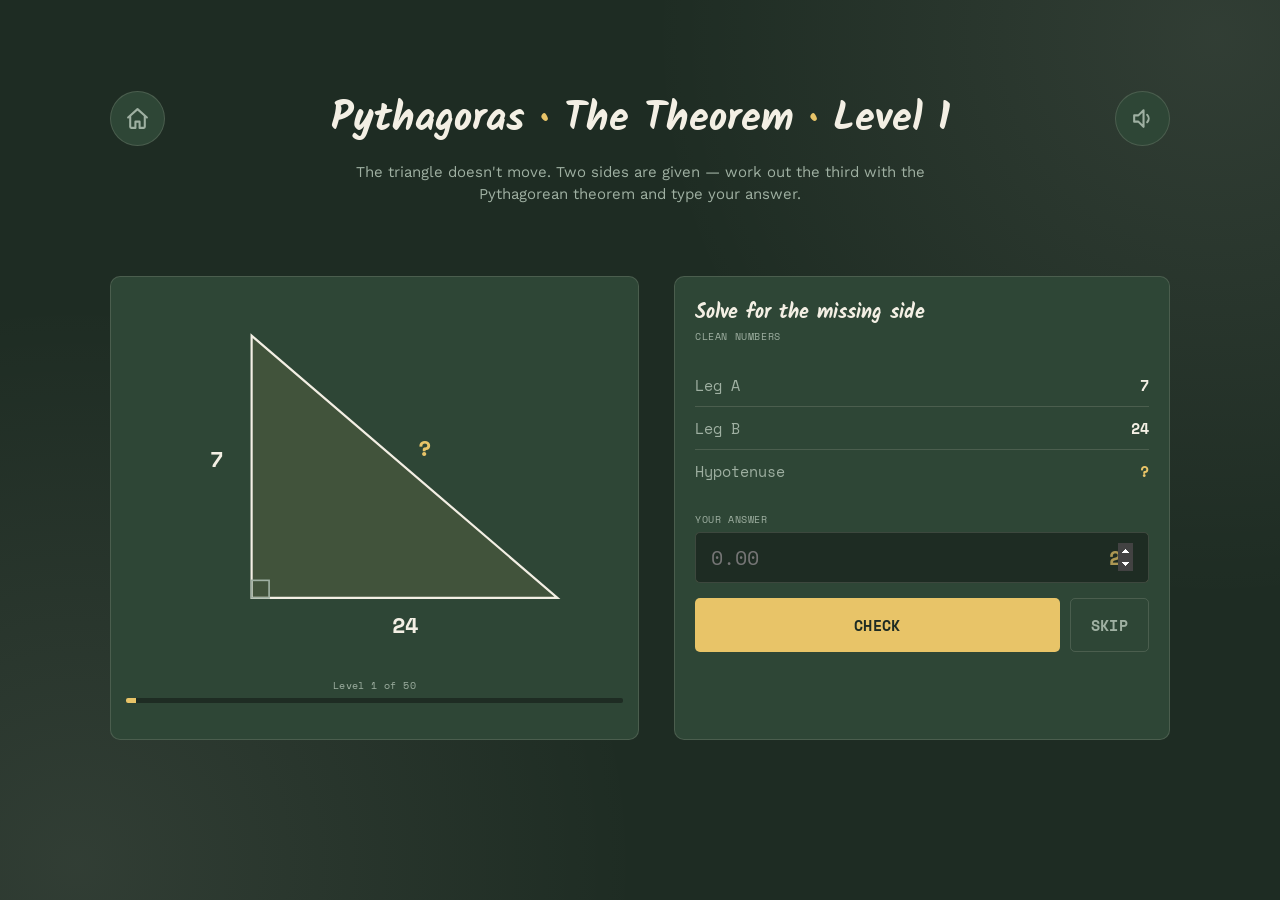
<file: pitagora_thetheorem.html>
<!DOCTYPE html>
<html lang="en">
<head>
<meta charset="UTF-8">
<meta name="color-scheme" content="dark">
<meta name="viewport" content="width=device-width, initial-scale=1.0">
<title>Pythagoras — The Theorem</title>
<link rel="preload" href="fonts/kalam-latin-700-normal.woff2" as="font" type="font/woff2" crossorigin>
<link rel="preload" href="fonts/space-mono-latin-400-normal.woff2" as="font" type="font/woff2" crossorigin>
<link rel="preload" href="fonts/space-mono-latin-700-normal.woff2" as="font" type="font/woff2" crossorigin>
<link rel="preload" href="fonts/work-sans-latin-400-normal.woff2" as="font" type="font/woff2" crossorigin>
<link rel="preload" href="fonts/work-sans-latin-500-normal.woff2" as="font" type="font/woff2" crossorigin>
<link rel="stylesheet" href="fonts/kalam.css">
<link rel="stylesheet" href="fonts/space-mono.css">
<link rel="stylesheet" href="fonts/work-sans.css">
<style>
  :root{
    --bg: #1E2C23;
    --bg-panel: #2E4636;
    --ink: #F3EFE4;
    --ink-dim: #9FB0A2;
    --yellow: #E8C468;
    --red: #C1554B;
    --teal: #5FA8A0;
    --rule: rgba(243,239,228,0.14);
  }
  *{ box-sizing:border-box; }
  html,body{
    margin:0; padding:0;
    background: var(--bg);
    color: var(--ink);
    font-family:'Work Sans', sans-serif;
    min-height:100vh;
  }
  body{
    background-image:
      radial-gradient(circle at 6% 96%, rgba(243,239,228,0.09), transparent 38%),
      radial-gradient(circle at 95% 4%, rgba(243,239,228,0.09), transparent 38%);
  }
  .wrap{
    max-width: min(1125px, calc(100% - 170px));
    margin: 0 auto;
    padding: calc(6vh + 32.7px) 1.5625rem 6vh;
  }
  .title-icon-row{
    display:flex;
    align-items:center;
    justify-content:space-between;
    gap: 0.9375rem;
    margin-bottom: 0.625rem;
  }
  .title-icon-row h1{ margin: 0; flex: 1; min-width: 0; text-align: center; }
  .icon-btn{
    flex-shrink:0;
    width: 55px; height:55px;
    display:flex; align-items:center; justify-content:center;
    border: 1px solid var(--rule);
    border-radius: 50%;
    background: var(--bg-panel);
    color: var(--ink-dim);
    text-decoration:none;
    cursor: pointer;
    transition: border-color 0.15s ease, color 0.15s ease, background 0.15s ease, box-shadow 0.2s ease;
  }
  .icon-btn:hover{
    color: var(--yellow);
    border-color: rgba(232,196,104,0.75);
    background: rgba(232,196,104,0.22);
    box-shadow: 0 0 16px 3px rgba(232,196,104,0.48);
  }
  .icon-btn svg{ width: 25px; height:25px; }
  .audio-toggle-btn{ cursor: pointer; }
  /* stato "acceso" del volume (audio non muto): stessa illuminazione usata altrove nel sito,
     l'icona resta sempre la stessa, cambia solo questo */
  .audio-toggle-btn.audio-on{
    color: #1C1F16;
    background: var(--yellow);
    border-color: var(--yellow);
    box-shadow: 0 0 8px 1px var(--yellow), 0 0 20px 5px var(--yellow);
  }
  h1{
    font-family:'Kalam', cursive;
    font-size: 2.5rem;
    margin: 0;
    text-align:center;
  }
  h1 .accent{ color: var(--yellow); }
  .instructions{
    color: var(--ink-dim);
    font-size: 0.9375rem;
    line-height:1.5;
    margin: 0 auto 1.875rem;
    text-align: center;
    max-width: 640px;
  }

  /* spazio riservato sopra la griglia/pannello, stesso identico ingombro del box
     badge+descrizione di Eratostene (.rank-callout in eratostene_thesieve.html):
     Pitagora non ha ancora un sistema di rango, ma lo spazio resta prenotato cosi'
     il ritmo verticale è coerente col resto del sito e non ci sara' da spostare
     nulla quando (se) verra' aggiunto */
  .rank-callout-space{ height: 25px; margin: 0 0 0.9375rem; }
  .level-layout{
    display:grid;
    grid-template-columns: 529px 1fr;
    gap: 2.1875rem;
    align-items:stretch;
  }
  @media (max-width: 1100px){
    .level-layout{ grid-template-columns: 1fr; }
    .rank-callout-space{ height: 20px; margin: 0 0 0.625rem; }
  }

  .board-card{
    background: var(--bg-panel);
    border: 1px solid var(--rule);
    border-radius: 10px;
    padding: 0.9375rem;
    position: relative;
  }
  .board-card svg{ display:block; width:100%; height:auto; }
  .triangle-label{
    font-family:'Space Mono', monospace;
    font-weight: 700;
    font-size: 20px;
  }
  .triangle-label.known{ fill: var(--ink); }
  .triangle-label.unknown{ fill: var(--yellow); }

  .level-progress{
    margin: 0.9375rem 0 0;
    text-align:center;
    font-family:'Space Mono', monospace;
    font-size: 0.625rem;
    color: var(--ink-dim);
    letter-spacing: 0.04em;
  }
  .level-progress-track{
    margin-top: 0.3125rem;
    height: 5px;
    border-radius: 2px;
    background: var(--bg);
    overflow:hidden;
  }
  .level-progress-fill{
    height:100%;
    background: var(--yellow);
  }

  .side-panel{ display:flex; flex-direction:column; gap: 1.25rem; }
  .side-panel-card{
    background: var(--bg-panel);
    border: 1px solid var(--rule);
    border-radius: 10px;
    padding: 1.25rem 1.25rem;
  }
  .side-panel-card h2{
    font-family:'Kalam', cursive;
    font-size: 1.25rem;
    margin: 0 0 0rem;
  }
  .level-sub{
    font-family:'Space Mono', monospace;
    font-size: 0.625rem;
    letter-spacing: 0.06em;
    text-transform: uppercase;
    color: var(--ink-dim);
    margin: 0 0 1.25rem;
  }

  .measure-row{
    display:flex;
    justify-content:space-between;
    align-items:baseline;
    padding: 0.625rem 0;
    border-bottom: 1px solid var(--rule);
    font-family:'Space Mono', monospace;
    font-size: 0.9375rem;
  }
  .measure-row:last-of-type{ border-bottom:none; }
  .measure-label{ color: var(--ink-dim); }
  .measure-target{ font-weight:700; color:var(--ink); }
  .measure-target.unknown{ color: var(--yellow); }

  .answer-block{ margin: 1.25rem 0 0.3125rem; }
  .answer-block label{
    display:block;
    font-family:'Space Mono', monospace;
    font-size: 0.625rem; letter-spacing:0.06em; text-transform:uppercase;
    color: var(--ink-dim); margin-bottom:0.3125rem;
  }
  .answer-input-wrap{
    position: relative;
    background: var(--bg);
    border: 1px solid var(--rule);
    border-radius: 5px;
    overflow: hidden;
  }
  /* solo per i test su Mathemory2: la risposta corretta del livello, in trasparenza
     dentro la stessa casella dell'input — stesso identico meccanismo della somma dei
     primi in Eratostene, così non serve chiedere la soluzione in chat. In produzione
     questo elemento semplicemente non c'è (nessun dato da nascondere) */
  .answer-bg-hint{
    position: absolute;
    inset: 0;
    display: flex;
    align-items: center;
    justify-content: flex-end;
    padding: 0 0.9375rem;
    font-family:'Space Mono', monospace;
    font-weight: 700;
    font-size: 1.25rem;
    color: rgba(232,196,104,0.7);
    pointer-events: none;
    overflow: hidden;
    white-space: nowrap;
  }
  .answer-block input{
    position: relative;
    width: 100%;
    background: transparent;
    border: none;
    border-radius: 5px;
    color: var(--ink);
    font-family:'Space Mono', monospace;
    font-size: 1.25rem;
    padding: 0.625rem 0.9375rem;
  }
  .answer-block input:focus{ outline: 2px solid var(--yellow); outline-offset: 1px; }

  .check-skip-row{
    display: flex;
    gap: 0.625rem;
    margin-top: 0.9375rem;
  }
  .check-btn{
    flex: 1 1 auto;
    font-family:'Space Mono', monospace;
    font-weight:700;
    background: var(--yellow);
    color: var(--bg);
    border:none;
    border-radius: 5px;
    padding: 0.9375rem 1.5625rem;
    font-size: 0.9375rem;
    letter-spacing: 0.02em;
    text-transform: uppercase;
    cursor:pointer;
  }
  .check-btn:hover{ background:#f0d488; }
  .check-btn:disabled{
    background: var(--bg);
    color: var(--ink-dim);
    cursor: not-allowed;
    border: 1px solid var(--rule);
  }
  .skip-btn{
    flex: 0 0 auto;
    font-family:'Space Mono', monospace;
    font-weight:700;
    background: transparent;
    color: var(--ink-dim);
    border: 1px solid var(--rule);
    border-radius: 5px;
    padding: 0.9375rem 1.25rem;
    font-size: 0.9375rem;
    letter-spacing: 0.02em;
    text-transform: uppercase;
    cursor:pointer;
  }
  .skip-btn:hover{ color: var(--ink); border-color: var(--ink); }

  .feedback{
    margin-top: 0.9375rem;
    font-family:'Space Mono', monospace;
    font-size: 0.9375rem;
    line-height:1.4;
    min-height: 2.5em;
  }
  .feedback.good{ color: var(--teal); }
  .feedback.bad{ color: var(--red); }

  .next-btn{
    display:none;
    width:100%;
    margin-top: 0.625rem;
    font-family:'Space Mono', monospace;
    font-weight:700;
    border: 1px solid var(--teal);
    border-radius: 5px;
    background: transparent;
    color: var(--teal);
    padding: 0.625rem;
    font-size: 0.625rem;
    letter-spacing: 0.02em;
    text-transform: uppercase;
    cursor:pointer;
  }
  .next-btn.visible{ display:block; }
  .next-btn:hover{ background: rgba(95,168,160,0.14); }

  .modal-overlay{
    display:none;
    position: fixed;
    inset: 0;
    background: rgba(0,0,0,0.55);
    z-index: 10000;
    align-items:center;
    justify-content:center;
    padding: 1.5625rem;
    box-sizing: border-box;
  }
  .modal-overlay.visible{ display:flex; }
  .modal-card{
    background: var(--bg-panel);
    border: 1px solid var(--rule);
    border-radius: 10px;
    padding: 1.875rem;
    max-width: 480px;
    width: 100%;
    text-align:center;
    box-sizing: border-box;
  }
  .modal-card h3{
    font-family:'Kalam', cursive;
    font-size: 1.5625rem;
    margin: 0 0 0.9375rem;
    color: var(--ink);
  }
  .modal-card p{
    font-family:'Space Mono', monospace;
    font-size: 0.9375rem;
    color: var(--ink-dim);
    margin: 0 0 1.25rem;
    line-height: 1.5;
  }
  .modal-card input[type="text"]{
    width: 100%;
    box-sizing: border-box;
    background: var(--bg);
    border: 1px solid var(--rule);
    border-radius: 5px;
    color: var(--ink);
    font-family:'Space Mono', monospace;
    font-size: 0.9375rem;
    padding: 0.625rem;
    margin-bottom: 1.25rem;
  }
  .modal-card input[type="text"]:focus{ outline: 2px solid var(--yellow); outline-offset: 1px; }
  .finish-stat{
    background: var(--bg);
    border: 1px solid var(--rule);
    border-radius: 10px;
    padding: 0.9375rem 0.9375rem;
    margin: 0 0 1.25rem;
    display: flex;
    flex-direction: column;
    gap: 0.3125rem;
  }
  .finish-stat-label{
    font-family:'Space Mono', monospace;
    font-size: 0.625rem;
    letter-spacing: 0.06em;
    text-transform: uppercase;
    color: var(--ink-faint);
  }
  .finish-stat-value{
    font-family:'Space Mono', monospace;
    font-weight: 700;
    font-size: 1.25rem;
    color: var(--yellow);
  }
  .finish-input-block{ margin-bottom: 1.25rem; }
  .finish-instruction{
    font-family:'Space Mono', monospace;
    font-size: 0.9375rem;
    color: var(--ink-dim);
    margin: 0 0 0.9375rem;
    line-height: 1.5;
  }
  .finish-input-block input[type="text"]{ margin-bottom: 0.625rem; }
  .modal-footnotes{
    margin-top: 0.9375rem;
    padding-top: 0.9375rem;
    border-top: 1px solid var(--rule);
    display: flex;
    flex-direction: column;
    gap: 0.625rem;
  }
  .modal-footnotes p{
    font-family:'Space Mono', monospace;
    font-size: 0.625rem;
    color: var(--ink-faint);
    line-height: 1.4;
    text-align: left;
    margin: 0;
  }
  .modal-buttons{
    display:flex;
    justify-content:center;
    gap: 0.9375rem;
  }
  .modal-btn{
    font-family:'Space Mono', monospace;
    font-weight:700;
    font-size: 0.9375rem;
    border: none;
    border-radius: 5px;
    padding: 0.625rem 1.875rem;
    cursor:pointer;
  }
  .modal-btn.yes{ background: var(--yellow); color: var(--bg); }
  .modal-btn.no{ background: transparent; color: var(--ink-dim); border: 1px solid var(--rule); }
  .modal-note{
    font-family:'Space Mono', monospace;
    font-size: 0.625rem;
    color: var(--ink-faint);
    margin-top: 0.9375rem;
  }
  .nickname-hint{
    font-family:'Space Mono', monospace;
    font-size: 0.625rem;
    color: var(--ink-faint);
    margin: 0.3125rem 0 0;
  }

  @media (max-width: 900px){
    html, body{
      overflow: hidden;
      height: 100%;
      overscroll-behavior: none;
    }
    /* stesso identico contenitore di Eratostene: 92% di larghezza, mai oltre 480px,
       centrato — prima qui .wrap andava a piena larghezza, uno spazio diverso da
       quello delle pagine di Eratostene */
    .wrap{
      width: 92%;
      max-width: 480px;
      margin: 0 auto;
      padding: 2vh 0 3vh;
      box-sizing: border-box;
    }
    .title-icon-row{ gap: 0.625rem; margin-bottom: 0.3125rem; width: 100%; }
    .title-icon-row h1{ font-size: 0.9375rem; line-height: 1.3; }
    .icon-btn{ width: 45px; height: 45px; }
    .icon-btn svg{ width: 20px; height: 20px; }
    .instructions{ display: none; } /* niente spazio per il paragrafo qui, il titolo basta - stesso criterio di Eratosthenes */
    .rank-callout-space{ height: 15px; margin: 0 0 0.625rem; }
    .level-layout{ gap: 0.9375rem; }
    .board-card{ padding: 0.625rem; max-width: 90%; margin: 0.625rem auto 0; }
    .triangle-label{ font-size: 20px; }
    .side-panel-card{ padding: 0.625rem 0.625rem; }
    .side-panel-card h2{ font-size: 0.625rem; }
    .level-sub{ font-size: 0.3125rem; }
    .measure-row{ font-size: 0.625rem; padding: 0.3125rem 0; }
    .answer-block{ margin: 0.3125rem 0 0rem; }
    .answer-block input{ font-size: 0.9375rem; padding: 0.625rem 0.625rem; }
    .check-btn, .next-btn{ padding: 0.9375rem; font-size: 0.625rem; }
    .check-skip-row{ margin-top: 0.625rem; }
    .check-skip-row .check-btn,
    .check-skip-row .skip-btn{ flex: 1 1 50%; padding: 0.625rem 0.3125rem; font-size: 0.625rem; }
    /* la tabella deve chiudersi appena sotto Check/Skip: tolto lo spazio riservato
       al feedback (min-height fissa per non far "saltare" il layout su desktop) —
       su mobile serve il contrario, il pannello deve finire qui per entrare in una
       sola schermata; il testo, quando compare, spinge semplicemente in basso */
    .feedback{ margin-top: 0.3125rem; min-height: 0; }
  }  /* --- blocco orizzontale: nasconde tutto e mostra un avviso finché il telefono non torna verticale --- */
  .rotate-lock-overlay{ display: none; }
  @media (orientation: landscape) and (max-width: 900px), (orientation: landscape) and (max-height: 500px){
    .rotate-lock-overlay{
      display: flex;
      position: fixed;
      inset: 0;
      z-index: 9999;
      background: var(--bg);
      color: var(--ink);
      align-items: center;
      justify-content: center;
      text-align: center;
      padding: 1.875rem;
      font-family:'Space Mono', monospace;
      font-size: 0.9375rem;
    }
    .wrap{ display: none; }
  }
</style>
</head>
<body>

<audio id="bgMusic" src="https://pub-312772d8d5f64507a7ad27b167cd19c4.r2.dev/eratostene_thesieve.mp3" loop preload="none"></audio>
  <div class="rotate-lock-overlay" data-en="Please rotate your device back to portrait to continue." data-it="Ruota di nuovo il dispositivo in verticale per continuare.">Please rotate your device back to portrait to continue.</div>

  <div class="wrap">
    <div class="title-icon-row">
      <a class="icon-btn" id="homeBtn" href="index.html" aria-label="Home"><svg viewBox="0 0 24 24" fill="none" stroke="currentColor" stroke-width="2" stroke-linecap="round" stroke-linejoin="round"><path d="M3 11l9-8 9 8"/><path d="M5 10v10a1 1 0 0 0 1 1h4v-6h4v6h4a1 1 0 0 0 1-1V10"/></svg></a>
      <h1 id="levelTitle">Pythagoras <span class="accent">·</span> The Theorem <span class="accent">·</span> Level 1</h1>
      <button type="button" class="icon-btn audio-toggle-btn" aria-label="Sound"><svg viewBox="0 0 24 24" fill="none" stroke="currentColor" stroke-width="2" stroke-linecap="round" stroke-linejoin="round"><path d="M4 9v6h4l5 5V4L8 9H4z"/><path d="M16.5 8.5a5 5 0 0 1 0 7"/></svg></button>
    </div>
    <p class="instructions" data-en="The triangle doesn't move. Two sides are given — work out the third with the Pythagorean theorem and type your answer." data-it="Il triangolo non si muove. Sono dati due lati: calcola il terzo con il teorema di Pitagora e scrivi la risposta.">The triangle doesn't move. Two sides are given — work out the third with the Pythagorean theorem and type your answer.</p>

    <div class="rank-callout-space" aria-hidden="true"></div>

    <div class="level-layout" id="stage">
      <div class="board-card">
        <svg id="board" viewBox="-55 0 455 340" xmlns="http://www.w3.org/2000/svg"></svg>
        <p class="level-progress" id="levelProgress">Level 1 of 50</p>
        <div class="level-progress-track"><div class="level-progress-fill" id="levelProgressFill"></div></div>
      </div>

      <div class="side-panel">
        <div class="side-panel-card">
          <h2 data-en="Solve for the missing side" data-it="Calcola il lato mancante">Solve for the missing side</h2>
          <p class="level-sub" id="levelSub"></p>
          <div id="measureRows"></div>

          <div class="answer-block">
            <label for="answerInput" data-en="Your answer" data-it="La tua risposta">Your answer</label>
            <div class="answer-input-wrap">
              <span class="answer-bg-hint" id="answerBgHint"></span>
              <input type="number" step="0.01" id="answerInput" placeholder="0.00">
            </div>
          </div>

          <div class="check-skip-row">
            <button type="button" class="check-btn" id="checkBtn">Check</button>
            <button type="button" class="skip-btn" id="skipBtn" aria-label="Skip">Skip</button>
          </div>
          <p class="feedback" id="feedback"></p>
          <button type="button" class="next-btn" id="nextBtn">Next level →</button>
        </div>
      </div>

      <div class="modal-overlay" id="skipModal">
        <div class="modal-card" style="position:relative;">
          <button type="button" id="skipCloseBtn" aria-label="Close" style="position:absolute; top:0.7rem; right:0.7rem; width:2rem; height:2rem; border-radius:50%; border:none; background:var(--bg); color:var(--ink); font-size:1rem; cursor:pointer; display:flex; align-items:center; justify-content:center;">✕</button>
          <h3 data-en="Skip levels" data-it="Salta livelli">Skip levels</h3>
          <div class="modal-buttons" style="flex-wrap:wrap;">
            <button type="button" class="modal-btn yes" id="skip1Btn">+1</button>
            <button type="button" class="modal-btn yes" id="skip5Btn">+5</button>
            <button type="button" class="modal-btn yes" id="skip10Btn">+10</button>
            <button type="button" class="modal-btn no" id="skipResetBtn" data-en="Reset" data-it="Reset">Reset</button>
          </div>
        </div>
      </div>
    </div>

    <div class="modal-overlay" id="finishModal">
      <div class="modal-card">
        <h3 data-en="🎉 You finished The Theorem!" data-it="🎉 Hai finito The Theorem!">🎉 You finished The Theorem!</h3>
        <div class="finish-stat">
          <span class="finish-stat-label" data-en="Your total race time" data-it="Il tuo tempo totale di gara">Your total race time</span>
          <span class="finish-stat-value" id="finishTotalTime"></span>
        </div>
        <div class="finish-input-block">
          <p class="finish-instruction" data-en="Enter a nickname to be remembered for this race — it will be sent for the leaderboard." data-it="Inserisci un nickname per essere ricordato in questa gara: verrà inviato per la classifica.">Enter a nickname to be remembered for this race — it will be sent for the leaderboard.</p>
          <input type="text" id="finishNickname" maxlength="12" data-placeholder-en="Your nickname" data-placeholder-it="Il tuo nickname" placeholder="Your nickname">
          <p class="nickname-hint" data-en="3 to 12 characters. Letters, numbers, spaces, - _ . only (any language/alphabet is fine)." data-it="Da 3 a 12 caratteri. Solo lettere, numeri, spazi, - _ . (qualsiasi lingua/alfabeto va bene).">3 to 12 characters. Letters, numbers, spaces, - _ . only (any language/alphabet is fine).</p>
        </div>
        <div class="modal-buttons">
          <button type="button" class="modal-btn yes" id="finishConfirmBtn" data-en="Confirm" data-it="Conferma">Confirm</button>
          <button type="button" class="modal-btn no" id="finishSkipBtn" data-en="Skip" data-it="Salta">Skip</button>
        </div>
        <p class="modal-note" id="finishNote"></p>
        <div class="modal-footnotes">
          <p data-en="📸 Tip: screenshot this screen if you get a new record — submissions can occasionally fail to go through." data-it="📸 Consiglio: fai uno screenshot di questa schermata se ottieni un nuovo record: a volte l'invio non va a buon fine.">📸 Tip: screenshot this screen if you get a new record — submissions can occasionally fail to go through.</p>
          <p data-en="⚠️ Nicknames containing &quot;sakrem&quot; (any case or variant) are reserved for testing and auto-removed after 5 minutes." data-it="⚠️ I nickname che contengono &quot;sakrem&quot; (in qualsiasi variante) sono riservati ai test e vengono rimossi automaticamente dopo 5 minuti.">⚠️ Nicknames containing "sakrem" (any case or variant) are reserved for testing and auto-removed after 5 minutes.</p>
        </div>
      </div>
    </div>
  </div>

<script>
const LEVELS = [
    { shown:{legA:7, legB:24}, missing:'hyp', answer:25 },
    { shown:{legA:9, legB:12}, missing:'hyp', answer:15 },
    { shown:{legA:6, legB:8}, missing:'hyp', answer:10 },
    { shown:{legA:20, legB:48}, missing:'hyp', answer:52 },
    { shown:{legA:39, legB:80}, missing:'hyp', answer:89 },
    { shown:{legA:16, legB:30}, missing:'hyp', answer:34 },
    { shown:{legB:60, hyp:68}, missing:'legA', answer:32 },
    { shown:{legA:11, legB:60}, missing:'hyp', answer:61 },
    { shown:{legA:20, legB:99}, missing:'hyp', answer:101 },
    { shown:{legB:120, hyp:122}, missing:'legA', answer:22 },
    { shown:{legA:60, legB:91}, missing:'hyp', answer:109 },
    { shown:{legB:140, hyp:149}, missing:'legA', answer:51 },
    { shown:{legA:14, legB:48}, missing:'hyp', answer:50 },
    { shown:{legA:13, hyp:85}, missing:'legB', answer:84 },
    { shown:{legA:19, legB:180}, missing:'hyp', answer:181 },
    { shown:{legB:231, hyp:281}, missing:'legA', answer:160 },
    { shown:{legA:40, legB:198}, missing:'hyp', answer:202 },
    { shown:{legA:48, hyp:195}, missing:'legB', answer:189 },
    { shown:{legA:80, hyp:116}, missing:'legB', answer:84 },
    { shown:{legA:18, legB:80}, missing:'hyp', answer:82 },
    { shown:{legA:78, legB:160}, missing:'hyp', answer:178 },
    { shown:{legB:323, hyp:325}, missing:'legA', answer:36 },
    { shown:{legB:144, hyp:145}, missing:'legA', answer:17 },
    { shown:{legA:66, legB:112}, missing:'hyp', answer:130 },
    { shown:{legB:171, hyp:221}, missing:'legA', answer:140 },
    { shown:{legB:117, hyp:125}, missing:'legA', answer:44 },
    { shown:{legA:27, hyp:123}, missing:'legB', answer:120 },
    { shown:{legA:144, hyp:219}, missing:'legB', answer:165 },
    { shown:{legA:133, hyp:205}, missing:'legB', answer:156 },
    { shown:{legB:253, hyp:325}, missing:'legA', answer:204 },
    { shown:{legA:52, legB:29}, missing:'hyp', answer:59.5 },
    { shown:{legA:14, legB:102}, missing:'hyp', answer:103 },
    { shown:{legB:46, hyp:124}, missing:'legA', answer:115.2 },
    { shown:{legB:121, hyp:165}, missing:'legA', answer:112.2 },
    { shown:{legA:85, legB:113}, missing:'hyp', answer:141.4 },
    { shown:{legB:106, hyp:181}, missing:'legA', answer:146.7 },
    { shown:{legA:64, legB:120}, missing:'hyp', answer:136 },
    { shown:{legA:84, legB:89}, missing:'hyp', answer:122.4 },
    { shown:{legA:229, legB:71}, missing:'hyp', answer:239.8 },
    { shown:{legA:215, legB:182}, missing:'hyp', answer:281.7 },
    { shown:{legA:12.8, legB:172.4}, missing:'hyp', answer:172.87 },
    { shown:{legA:130.2, hyp:211.8}, missing:'legB', answer:167.05 },
    { shown:{legA:216.7, hyp:293.7}, missing:'legB', answer:198.24 },
    { shown:{legB:236.4, hyp:399.2}, missing:'legA', answer:321.68 },
    { shown:{legA:309.5, hyp:357.9}, missing:'legB', answer:179.73 },
    { shown:{legB:34.1, hyp:341.4}, missing:'legA', answer:339.69 },
    { shown:{legB:128.3, hyp:376.3}, missing:'legA', answer:353.75 },
    { shown:{legA:306.3, hyp:389.6}, missing:'legB', answer:240.77 },
    { shown:{legB:408.2, hyp:489.1}, missing:'legA', answer:269.43 },
    { shown:{legA:171.9, legB:44.8}, missing:'hyp', answer:177.64 },
  ];

  // sistema di lingua: mancava del tutto in questo file, stesso identico di
  // Eratostene — legge la lingua scelta nella home (stessa chiave localStorage)
  function currentLang(){
    return localStorage.getItem('mathemory_lang') || 'en';
  }
  function applyLanguage(){
    const lang = currentLang();
    document.querySelectorAll('[data-en][data-it]').forEach(el => {
      el.textContent = lang === 'it' ? el.dataset.it : el.dataset.en;
    });
    document.querySelectorAll('[data-placeholder-en][data-placeholder-it]').forEach(el => {
      el.placeholder = lang === 'it' ? el.dataset.placeholderIt : el.dataset.placeholderEn;
    });
  }
  applyLanguage();

  // effetti sonori: riusa gli stessi file mp3 già ospitati per Eratostene (right,
  // wrong, winner, badge, tap), via Web Audio API per latenza minima. "badge" è
  // caricato ma non ancora usato da nessuna parte: Pitagora non ha ancora un
  // sistema di rango, resta pronto per quando (se) arriverà. Il trascinamento dei
  // vertici resta sempre silenzioso, nessun suono legato al drag
  const audioCtx = new (window.AudioContext || window.webkitAudioContext)();
  const soundBuffers = {};
  const pendingSounds = new Set();
  function loadSound(name, url){
    fetch(url)
      .then(res => res.arrayBuffer())
      .then(data => audioCtx.decodeAudioData(data))
      .then(buffer => {
        soundBuffers[name] = buffer;
        if (pendingSounds.has(name)){
          pendingSounds.delete(name);
          playSound(name);
        }
      })
      .catch(() => {});
  }
  loadSound('right', 'https://pub-312772d8d5f64507a7ad27b167cd19c4.r2.dev/eratostene_right.mp3');
  loadSound('wrong', 'https://pub-312772d8d5f64507a7ad27b167cd19c4.r2.dev/eratostene_wrong.mp3');
  loadSound('winner', 'https://pub-312772d8d5f64507a7ad27b167cd19c4.r2.dev/eratostene_winner.mp3');
  loadSound('badge', 'https://pub-312772d8d5f64507a7ad27b167cd19c4.r2.dev/eratostene_badge.mp3');
  loadSound('tap', 'https://pub-312772d8d5f64507a7ad27b167cd19c4.r2.dev/tap.mp3');

  const SOUND_LEVELS = { badge: { desktop: 1, mobile: 0.5 }, winner: { desktop: 1, mobile: 1.1 } };
  function getSoundLevel(name){
    const level = SOUND_LEVELS[name];
    if (level === undefined) return 1;
    if (typeof level === 'number') return level;
    const isMobileNow = window.innerWidth <= 900;
    const value = isMobileNow ? level.mobile : level.desktop;
    return typeof value === 'number' ? value : 1;
  }

  function playSound(name){
    const buffer = soundBuffers[name];
    if (!buffer){
      pendingSounds.add(name);
      return;
    }
    if (window.MathemoryAudio && window.MathemoryAudio.isMuted()) return;
    if (audioCtx.state === 'suspended') audioCtx.resume();

    const source = audioCtx.createBufferSource();
    source.buffer = buffer;
    const gainNode = audioCtx.createGain();
    const baseVolume = window.MathemoryAudio ? window.MathemoryAudio.getSfxVolume() : 1;
    gainNode.gain.value = baseVolume * getSoundLevel(name);
    source.connect(gainNode);
    gainNode.connect(audioCtx.destination);
    source.start(0);

    if (window.MathemoryAudio && window.MathemoryAudio.duckMusic){
      if (name === 'badge') window.MathemoryAudio.duckMusic(0.15, 1000);
      if (name === 'winner') window.MathemoryAudio.duckMusic(0.15, 1500);
    }
  }

  const STORAGE_KEY = 'pythagoras_thetheorem_last';
  const TOTAL_TIME_KEY = 'pythagoras_thetheorem_total_race_time';
  const SESSION_OPEN_KEY = 'pythagoras_thetheorem_session_open';
  const HEARTBEAT_KEY = 'pythagoras_thetheorem_heartbeat_seconds';

  // se troviamo una sessione rimasta "aperta" dalla volta scorsa (pagina chiusa
  // bruscamente), deposito onestamente l'ultimo tempo conosciuto — nessuna penalità,
  // stesso meccanismo (senza anti-cheat) usato da Prime Rush
  if (localStorage.getItem(SESSION_OPEN_KEY) === 'true'){
    const lastHeartbeat = parseFloat(localStorage.getItem(HEARTBEAT_KEY)) || 0;
    const prevTotal = parseFloat(localStorage.getItem(TOTAL_TIME_KEY)) || 0;
    localStorage.setItem(TOTAL_TIME_KEY, (prevTotal + lastHeartbeat).toFixed(1));
  }
  localStorage.removeItem(SESSION_OPEN_KEY);
  localStorage.removeItem(HEARTBEAT_KEY);

  const params = new URLSearchParams(window.location.search);
  const requestedLevel = parseInt(params.get('n'));
  const savedLevel = parseInt(localStorage.getItem(STORAGE_KEY));
  let startLevel = requestedLevel || savedLevel || 1;
  if (startLevel < 1 || startLevel > LEVELS.length) startLevel = 1;

  const svg = document.getElementById('board');
  const measureRowsEl = document.getElementById('measureRows');
  const levelTitleEl = document.getElementById('levelTitle');
  const levelSubEl = document.getElementById('levelSub');
  const levelProgressEl = document.getElementById('levelProgress');
  const levelProgressFillEl = document.getElementById('levelProgressFill');
  const answerInput = document.getElementById('answerInput');
  const checkBtn = document.getElementById('checkBtn');
  const nextBtn = document.getElementById('nextBtn');
  const feedbackEl = document.getElementById('feedback');

  let currentLevelIndex = startLevel - 1;
  let levelStartTime = null;
  let heartbeatInterval = null;

  // deposita nel totale il tempo passato su QUESTO livello quando lo risolvi (Check
  // giusto). Nessuna penalità: stesso spirito di Prime Rush, non di The Sieve
  function commitElapsedTime(){
    const elapsed = (Date.now() - levelStartTime) / 1000;
    const prevTotal = parseFloat(localStorage.getItem(TOTAL_TIME_KEY)) || 0;
    localStorage.setItem(TOTAL_TIME_KEY, (prevTotal + elapsed).toFixed(1));
    return elapsed;
  }

  // Home: uscita volontaria ma il livello corrente NON è stato risolto. Deposito
  // comunque il tempo, senza penalità
  function recordHomeExit(){
    playSound('tap');
    const elapsed = (Date.now() - levelStartTime) / 1000;
    const prevTotal = parseFloat(localStorage.getItem(TOTAL_TIME_KEY)) || 0;
    localStorage.setItem(TOTAL_TIME_KEY, (prevTotal + elapsed).toFixed(1));
    if (heartbeatInterval) clearInterval(heartbeatInterval);
    localStorage.removeItem(SESSION_OPEN_KEY);
    localStorage.removeItem(HEARTBEAT_KEY);
  }
  document.getElementById('homeBtn').addEventListener('click', recordHomeExit);

  function ns(tag){ return document.createElementNS('http://www.w3.org/2000/svg', tag); }

  function labelsFor(){
    return currentLang() === 'it'
      ? { legA: 'Cateto A', legB: 'Cateto B', hyp: 'Ipotenusa' }
      : { legA: 'Leg A', legB: 'Leg B', hyp: 'Hypotenuse' };
  }

  // triangolo sempre nella stessa forma/posizione: qui non si trascina nulla, le
  // proporzioni visive non seguono i numeri veri (che vanno da poche unità a oltre
  // 150), servono solo a mostrare dove sta ciascun lato
  const P_RIGHT = { x: 60, y: 280 };
  const P_TOP   = { x: 60, y: 40 };
  const P_FAR   = { x: 340, y: 280 };

  function loadLevel(index){
    currentLevelIndex = index;
    const level = LEVELS[index];
    levelStartTime = Date.now();

    const lang = currentLang();
    const levelWord = lang === 'it' ? 'Livello' : 'Level';
    levelTitleEl.innerHTML = `Pythagoras <span class="accent">·</span> The Theorem <span class="accent">·</span> ${levelWord} ${index + 1}`;
    const hasDecimals = Object.values(level.shown).some(v => !Number.isInteger(v));
    levelSubEl.textContent = lang === 'it'
      ? (hasDecimals ? 'Attento ai decimali' : 'Numeri puliti')
      : (hasDecimals ? 'Watch the decimals' : 'Clean numbers');
    levelProgressEl.textContent = lang === 'it' ? `Livello ${index + 1} di ${LEVELS.length}` : `Level ${index + 1} of ${LEVELS.length}`;
    levelProgressFillEl.style.width = (((index + 1) / LEVELS.length) * 100) + '%';
    checkBtn.disabled = false;
    nextBtn.classList.remove('visible');
    feedbackEl.textContent = '';
    feedbackEl.className = 'feedback';
    answerInput.value = '';
    // solo test Mathemory2: la risposta corretta in trasparenza dietro l'input
    const bgHintEl = document.getElementById('answerBgHint');
    if (bgHintEl) bgHintEl.textContent = level.answer;

    localStorage.setItem(STORAGE_KEY, String(index + 1));

    buildMeasureRows(level);
    render(level);
    // il focus automatico apre la tastiera virtuale su mobile appena si entra nel
    // livello, anche senza che l'utente abbia toccato l'input: comodo su desktop
    // (puoi scrivere subito), fastidioso su mobile (tastiera indesiderata)
    if (window.innerWidth > 900) answerInput.focus();
  }

  function buildMeasureRows(level){
    measureRowsEl.innerHTML = '';
    ['legA', 'legB', 'hyp'].forEach(key => {
      const row = document.createElement('div');
      row.className = 'measure-row';
      const isMissing = level.missing === key;
      row.innerHTML = `
        <span class="measure-label">${labelsFor()[key]}</span>
        <span class="measure-target ${isMissing ? 'unknown' : ''}">${isMissing ? '?' : level.shown[key]}</span>
      `;
      measureRowsEl.appendChild(row);
    });
  }

  function render(level){
    svg.innerHTML = '';

    const tri = ns('polygon');
    tri.setAttribute('points', `${P_RIGHT.x},${P_RIGHT.y} ${P_TOP.x},${P_TOP.y} ${P_FAR.x},${P_FAR.y}`);
    tri.setAttribute('fill', 'rgba(232,196,104,0.10)');
    tri.setAttribute('stroke', 'var(--ink)');
    tri.setAttribute('stroke-width', '2');
    svg.appendChild(tri);

    const sq = ns('rect');
    sq.setAttribute('x', P_RIGHT.x); sq.setAttribute('y', P_RIGHT.y - 16);
    sq.setAttribute('width', 16); sq.setAttribute('height', 16);
    sq.setAttribute('fill', 'none');
    sq.setAttribute('stroke', 'var(--ink-dim)');
    sq.setAttribute('stroke-width', '1.5');
    svg.appendChild(sq);

    // etichette: cateto A (verticale, sinistra), cateto B (orizzontale, sotto),
    // ipotenusa (diagonale, centrata sopra il lato lungo)
    const labelDefs = [
      { key: 'legA', x: P_RIGHT.x - 26, y: (P_RIGHT.y + P_TOP.y) / 2, anchor: 'end' },
      { key: 'legB', x: (P_RIGHT.x + P_FAR.x) / 2, y: P_RIGHT.y + 32, anchor: 'middle' },
      { key: 'hyp',  x: (P_TOP.x + P_FAR.x) / 2 + 18, y: (P_TOP.y + P_FAR.y) / 2 - 10, anchor: 'middle' },
    ];
    labelDefs.forEach(d => {
      const isMissing = level.missing === d.key;
      const text = ns('text');
      text.setAttribute('x', d.x); text.setAttribute('y', d.y);
      text.setAttribute('text-anchor', d.anchor);
      text.setAttribute('class', 'triangle-label ' + (isMissing ? 'unknown' : 'known'));
      text.textContent = isMissing ? '?' : level.shown[d.key];
      svg.appendChild(text);
    });
  }

  function checkAnswer(){
    playSound('tap');
    const level = LEVELS[currentLevelIndex];
    const given = parseFloat(answerInput.value);
    const lang = currentLang();
    if (isNaN(given)){
      playSound('wrong');
      feedbackEl.textContent = lang === 'it' ? '✗ Scrivi prima un numero.' : '✗ Type a number first.';
      feedbackEl.className = 'feedback bad';
      return;
    }
    // tolleranza: 1% del valore vero, minimo 0.05 — la risposta esatta spesso ha
    // infinite cifre decimali, un margine ragionevole evita di penalizzare
    // l'arrotondamento naturale di chi digita a mano
    const tolerance = Math.max(0.05, level.answer * 0.01);
    const ok = Math.abs(given - level.answer) <= tolerance;

    if (ok){
      const elapsed = commitElapsedTime();
      checkBtn.disabled = true;
      if (currentLevelIndex === LEVELS.length - 1){
        // ultimo livello: il check porta dritto al popup, stesso comportamento di
        // Eratostene — nessun passaggio intermedio "Vedi il risultato" da cliccare
        playSound('winner');
        localStorage.setItem(STORAGE_KEY, '1');
        document.getElementById('finishTotalTime').textContent = (localStorage.getItem(TOTAL_TIME_KEY) || '0') + 's';
        finishModalEl.classList.add('visible');
      } else {
        // livello intermedio: il check porta dritto al livello successivo, senza
        // messaggio intermedio né pulsante da cliccare — stesso comportamento di
        // Eratostene ("risposta corretta: si passa subito al livello successivo")
        playSound('right');
        loadLevel(currentLevelIndex + 1);
      }
    } else {
      playSound('wrong');
      feedbackEl.textContent = lang === 'it' ? `✗ Non proprio — riprova.` : `✗ Not quite — try again.`;
      feedbackEl.className = 'feedback bad';
    }
  }

  checkBtn.addEventListener('click', checkAnswer);
  answerInput.addEventListener('keydown', (e) => {
    if (e.key === 'Enter' && !checkBtn.disabled) checkAnswer();
  });

  const finishModalEl = document.getElementById('finishModal');

  nextBtn.addEventListener('click', () => {
    loadLevel(currentLevelIndex + 1);
  });

  // invio reale al Worker per il podio globale, stessa identica logica di Prime Rush
  document.getElementById('finishConfirmBtn').addEventListener('click', () => {
    const nickname = document.getElementById('finishNickname').value.trim();
    const note = document.getElementById('finishNote');
    if (!nickname || /^-+$/.test(nickname)){
      note.textContent = currentLang() === 'it' ? 'Inserisci prima un nickname.' : 'Please enter a nickname first.';
      note.style.color = 'var(--red)';
      return;
    }
    if (nickname.length < 3){
      note.textContent = currentLang() === 'it' ? 'Il nickname deve avere almeno 3 caratteri.' : 'Nickname must be at least 3 characters.';
      note.style.color = 'var(--red)';
      return;
    }
    localStorage.setItem('pythagoras_thetheorem_finisher_nickname', nickname);
    const totalRaceTime = localStorage.getItem(TOTAL_TIME_KEY) || '0';
    const timeValue = parseFloat(totalRaceTime);

    // invio il tempo al Worker per il podio globale; se fallisce (rete assente, Worker
    // giù) l'utente prosegue comunque, non è bloccante
    fetch('https://mathemory.sl-eternal-lux.workers.dev/submit-pythagoras-thetheorem', {
      method: 'POST',
      headers: { 'Content-Type': 'application/json' },
      body: JSON.stringify({ nickname, time: timeValue })
    }).catch(() => {});

    window.location.href = 'index.html';
  });

  document.getElementById('finishSkipBtn').addEventListener('click', () => {
    window.location.href = 'index.html';
  });

  // pulsante Skip: apre un popup con salto rapido di livelli + reset del solo
  // salvataggio di questo gioco (mai gli altri)
  const skipModalEl = document.getElementById('skipModal');
  document.getElementById('skipBtn').addEventListener('click', () => {
    skipModalEl.classList.add('visible');
  });
  document.getElementById('skipCloseBtn').addEventListener('click', () => {
    skipModalEl.classList.remove('visible');
  });
  skipModalEl.addEventListener('click', (e) => {
    if (e.target === skipModalEl) skipModalEl.classList.remove('visible');
  });
  function skipBy(n){
    skipModalEl.classList.remove('visible');
    loadLevel(Math.min(LEVELS.length - 1, currentLevelIndex + n));
  }
  document.getElementById('skip1Btn').addEventListener('click', () => skipBy(1));
  document.getElementById('skip5Btn').addEventListener('click', () => skipBy(5));
  document.getElementById('skip10Btn').addEventListener('click', () => skipBy(10));
  document.getElementById('skipResetBtn').addEventListener('click', () => {
    localStorage.removeItem(STORAGE_KEY);
    skipModalEl.classList.remove('visible');
    loadLevel(0);
  });

  loadLevel(currentLevelIndex);

  // il cronometro vero e l'heartbeat partono una sola volta (non a ogni livello,
  // qui non c'è un reload di pagina tra un livello e l'altro): quando i font sono
  // davvero pronti, non al semplice caricamento del DOM — stessa tecnica di Prime Rush
  let timerReallyStarted = false;
  function reallyStartTimer(){
    if (timerReallyStarted) return;
    timerReallyStarted = true;
    levelStartTime = Date.now();
    localStorage.setItem(SESSION_OPEN_KEY, 'true');
    heartbeatInterval = setInterval(() => {
      const elapsed = (Date.now() - levelStartTime) / 1000;
      localStorage.setItem(HEARTBEAT_KEY, elapsed.toFixed(1));
    }, 5000);
  }
  const fontsPromise = (document.fonts && document.fonts.ready) ? document.fonts.ready : Promise.resolve();
  fontsPromise.then(reallyStartTimer);
</script>
<script>window.MATHEMORY_MUSIC_VOLUME_MULTIPLIER = { desktop: 1.25, mobile: 1.875 };</script>
<script src="mathemory-audio.js"></script>

</body>
</html>
</file>
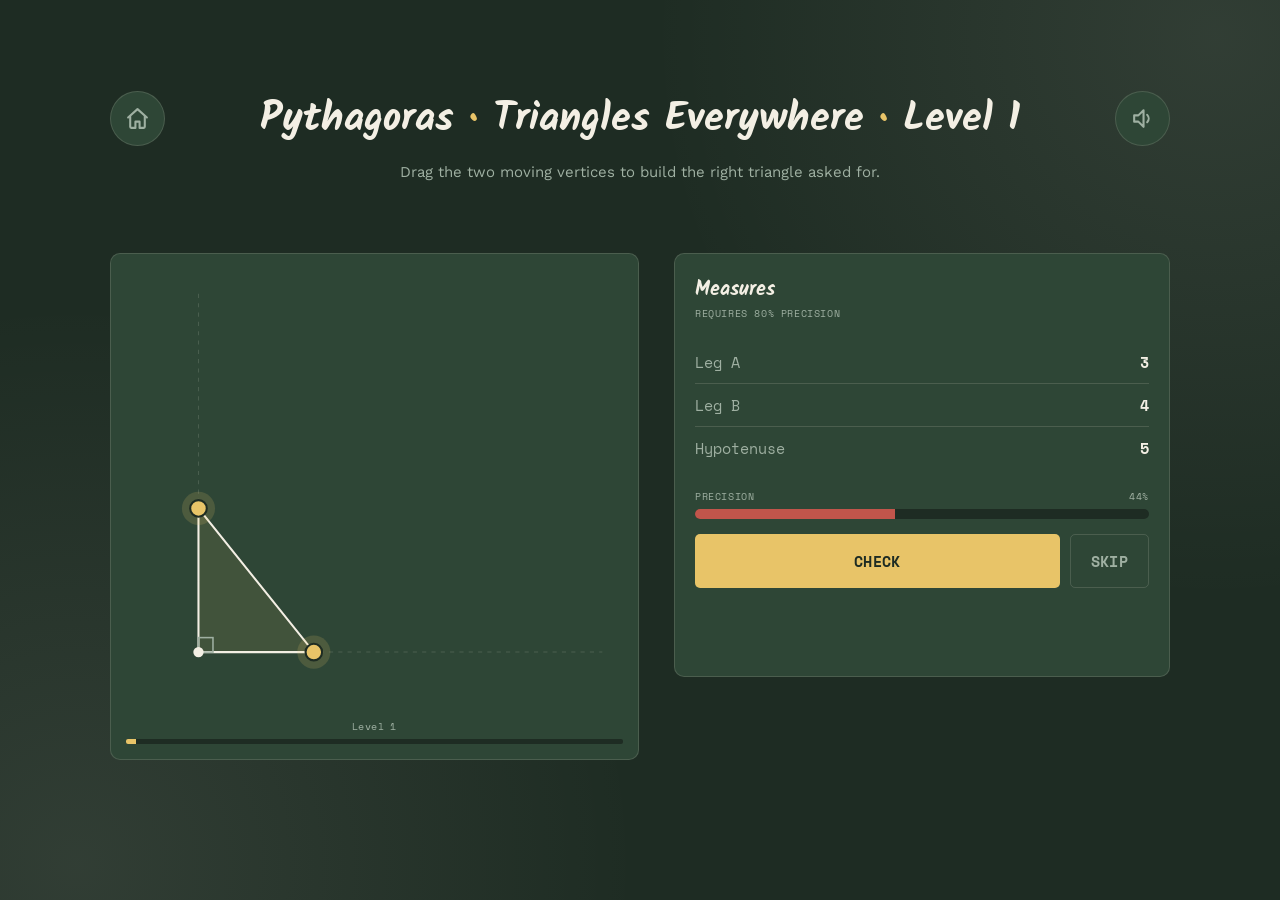
<file: pitagora_triangleseverywhere.html>
<!DOCTYPE html>
<html lang="en">
<head>
<meta charset="UTF-8">
<meta name="color-scheme" content="dark">
<meta name="viewport" content="width=device-width, initial-scale=1.0">
<title>Pythagoras — Triangles Everywhere</title>
<link rel="preload" href="fonts/kalam-latin-700-normal.woff2" as="font" type="font/woff2" crossorigin>
<link rel="preload" href="fonts/space-mono-latin-400-normal.woff2" as="font" type="font/woff2" crossorigin>
<link rel="preload" href="fonts/space-mono-latin-700-normal.woff2" as="font" type="font/woff2" crossorigin>
<link rel="preload" href="fonts/work-sans-latin-400-normal.woff2" as="font" type="font/woff2" crossorigin>
<link rel="preload" href="fonts/work-sans-latin-500-normal.woff2" as="font" type="font/woff2" crossorigin>
<link rel="stylesheet" href="fonts/kalam.css">
<link rel="stylesheet" href="fonts/space-mono.css">
<link rel="stylesheet" href="fonts/work-sans.css">
<style>
  :root{
    --bg: #1E2C23;
    --bg-panel: #2E4636;
    --ink: #F3EFE4;
    --ink-dim: #9FB0A2;
    --yellow: #E8C468;
    --red: #C1554B;
    --teal: #5FA8A0;
    --rule: rgba(243,239,228,0.14);
  }
  *{ box-sizing:border-box; }
  html,body{
    margin:0; padding:0;
    background: var(--bg);
    color: var(--ink);
    font-family:'Work Sans', sans-serif;
    min-height:100vh;
  }
  body{
    background-image:
      radial-gradient(circle at 6% 96%, rgba(243,239,228,0.09), transparent 38%),
      radial-gradient(circle at 95% 4%, rgba(243,239,228,0.09), transparent 38%);
  }
  .wrap{
    max-width: min(1125px, calc(100% - 170px));
    margin: 0 auto;
    padding: calc(6vh + 32.7px) 1.5625rem 6vh;
  }
  .title-icon-row{
    display:flex;
    align-items:center;
    justify-content:space-between;
    gap: 0.9375rem;
    margin-bottom: 0.625rem;
  }
  .title-icon-row h1{ margin: 0; flex: 1; min-width: 0; text-align: center; }
  .icon-btn{
    flex-shrink:0;
    width: 55px; height:55px;
    display:flex; align-items:center; justify-content:center;
    border: 1px solid var(--rule);
    border-radius: 50%;
    background: var(--bg-panel);
    color: var(--ink-dim);
    text-decoration:none;
    cursor: pointer;
    transition: border-color 0.15s ease, color 0.15s ease, background 0.15s ease, box-shadow 0.2s ease;
  }
  .icon-btn:hover{
    color: var(--yellow);
    border-color: rgba(232,196,104,0.75);
    background: rgba(232,196,104,0.22);
    box-shadow: 0 0 16px 3px rgba(232,196,104,0.48);
  }
  .icon-btn svg{ width: 25px; height:25px; }
  .audio-toggle-btn{ cursor: pointer; }
  /* stato "acceso" del volume (audio non muto): stessa illuminazione usata altrove nel sito,
     l'icona resta sempre la stessa, cambia solo questo */
  .audio-toggle-btn.audio-on{
    color: #1C1F16;
    background: var(--yellow);
    border-color: var(--yellow);
    box-shadow: 0 0 8px 1px var(--yellow), 0 0 20px 5px var(--yellow);
  }
  h1{
    font-family:'Kalam', cursive;
    font-size: 2.5rem;
    margin: 0;
    text-align:center;
  }
  h1 .accent{ color: var(--yellow); }
  .instructions{
    color: var(--ink-dim);
    font-size: 0.9375rem;
    line-height:1.5;
    margin: 0 auto 1.875rem;
    text-align: center;
    max-width: 640px;
  }

  /* spazio riservato sopra la griglia/pannello, stesso identico ingombro del box
     badge+descrizione di Eratostene (.rank-callout in eratostene_thesieve.html):
     Pitagora non ha ancora un sistema di rango, ma lo spazio resta prenotato cosi'
     il ritmo verticale è coerente col resto del sito e non ci sara' da spostare
     nulla quando (se) verra' aggiunto */
  .rank-callout-space{ height: 25px; margin: 0 0 0.9375rem; }
  .level-layout{
    display:grid;
    grid-template-columns: 529px 1fr;
    gap: 2.1875rem;
    align-items:stretch;
  }
  @media (max-width: 1100px){
    .level-layout{ grid-template-columns: 1fr; }
    .rank-callout-space{ height: 20px; margin: 0 0 0.625rem; }
  }

  .board-card{
    background: var(--bg-panel);
    border: 1px solid var(--rule);
    border-radius: 10px;
    padding: 0.9375rem;
    position: relative;
  }
  .board-card svg{ display:block; width:100%; height:auto; touch-action:none; }

  .level-progress{
    margin: 0.9375rem 0 0;
    text-align:center;
    font-family:'Space Mono', monospace;
    font-size: 0.625rem;
    color: var(--ink-dim);
    letter-spacing: 0.04em;
  }
  .level-progress-track{
    margin-top: 0.3125rem;
    height: 5px;
    border-radius: 2px;
    background: var(--bg);
    overflow:hidden;
  }
  .level-progress-fill{
    height:100%;
    background: var(--yellow);
  }

  .side-panel{ display:flex; flex-direction:column; gap: 1.25rem; }
  .side-panel-card{
    background: var(--bg-panel);
    border: 1px solid var(--rule);
    border-radius: 10px;
    padding: 1.25rem 1.25rem;
  }
  .side-panel-card h2{
    font-family:'Kalam', cursive;
    font-size: 1.25rem;
    margin: 0 0 0rem;
  }
  .level-sub{
    font-family:'Space Mono', monospace;
    font-size: 0.625rem;
    letter-spacing: 0.06em;
    text-transform: uppercase;
    color: var(--ink-dim);
    margin: 0 0 1.25rem;
  }

  .measure-row{
    display:flex;
    justify-content:space-between;
    align-items:baseline;
    padding: 0.625rem 0;
    border-bottom: 1px solid var(--rule);
    font-family:'Space Mono', monospace;
    font-size: 0.9375rem;
  }
  .measure-row:last-of-type{ border-bottom:none; }
  .measure-label{ color: var(--ink-dim); }
  .measure-target{ font-weight:700; color:var(--ink); }
  .measure-target.unknown{ color: var(--yellow); }

  .precision-block{ margin: 1.25rem 0 0.3125rem; }
  .precision-label{
    display:flex; justify-content:space-between;
    font-family:'Space Mono', monospace;
    font-size: 0.625rem; letter-spacing:0.06em; text-transform:uppercase;
    color: var(--ink-dim); margin-bottom:0.3125rem;
  }
  .precision-track{
    height: 10px;
    border-radius: 5px;
    background: var(--bg);
    overflow:hidden;
  }
  .precision-fill{
    height:100%;
    width:0%;
    background: var(--red);
    transition: width 0.15s ease, background 0.15s ease;
  }

  .check-skip-row{
    display: flex;
    gap: 0.625rem;
    margin-top: 0.9375rem;
  }
  .check-btn{
    flex: 1 1 auto;
    font-family:'Space Mono', monospace;
    font-weight:700;
    background: var(--yellow);
    color: var(--bg);
    border:none;
    border-radius: 5px;
    padding: 0.9375rem 1.5625rem;
    font-size: 0.9375rem;
    letter-spacing: 0.02em;
    text-transform: uppercase;
    cursor:pointer;
  }
  .check-btn:hover{ background:#f0d488; }
  .check-btn:disabled{
    background: var(--bg);
    color: var(--ink-dim);
    cursor: not-allowed;
    border: 1px solid var(--rule);
  }
  .skip-btn{
    flex: 0 0 auto;
    font-family:'Space Mono', monospace;
    font-weight:700;
    background: transparent;
    color: var(--ink-dim);
    border: 1px solid var(--rule);
    border-radius: 5px;
    padding: 0.9375rem 1.25rem;
    font-size: 0.9375rem;
    letter-spacing: 0.02em;
    text-transform: uppercase;
    cursor:pointer;
  }
  .skip-btn:hover{ color: var(--ink); border-color: var(--ink); }

  .feedback{
    margin-top: 0.9375rem;
    font-family:'Space Mono', monospace;
    font-size: 0.9375rem;
    line-height:1.4;
    min-height: 2.5em;
  }
  .feedback.good{ color: var(--teal); }
  .feedback.bad{ color: var(--red); }

  .next-btn{
    display:none;
    width:100%;
    margin-top: 0.625rem;
    font-family:'Space Mono', monospace;
    font-weight:700;
    border: 1px solid var(--teal);
    border-radius: 5px;
    background: transparent;
    color: var(--teal);
    padding: 0.625rem;
    font-size: 0.625rem;
    letter-spacing: 0.02em;
    text-transform: uppercase;
    cursor:pointer;
  }
  .next-btn.visible{ display:block; }
  .next-btn:hover{ background: rgba(95,168,160,0.14); }

  .modal-overlay{
    display:none;
    position: fixed;
    inset: 0;
    background: rgba(0,0,0,0.55);
    z-index: 10000;
    align-items:center;
    justify-content:center;
    padding: 1.5625rem;
    box-sizing: border-box;
  }
  .modal-overlay.visible{ display:flex; }
  .modal-card{
    background: var(--bg-panel);
    border: 1px solid var(--rule);
    border-radius: 10px;
    padding: 1.875rem;
    max-width: 480px;
    width: 100%;
    text-align:center;
    box-sizing: border-box;
  }
  .modal-card h3{
    font-family:'Kalam', cursive;
    font-size: 1.5625rem;
    margin: 0 0 0.9375rem;
    color: var(--ink);
  }
  .modal-card p{
    font-family:'Space Mono', monospace;
    font-size: 0.9375rem;
    color: var(--ink-dim);
    margin: 0 0 1.25rem;
    line-height: 1.5;
  }
  .modal-buttons{
    display:flex;
    justify-content:center;
    gap: 0.9375rem;
  }
  .modal-btn{
    font-family:'Space Mono', monospace;
    font-weight:700;
    font-size: 0.9375rem;
    border: none;
    border-radius: 5px;
    padding: 0.625rem 1.875rem;
    cursor:pointer;
  }
  .modal-btn.yes{ background: var(--yellow); color: var(--bg); }
  .modal-btn.no{ background: transparent; color: var(--ink-dim); border: 1px solid var(--rule); }

  .final-card{
    display:none;
    text-align:center;
    padding: 4.0625rem 1.5625rem;
  }
  .final-card.visible{ display:block; }
  .final-card h2{
    font-family:'Kalam', cursive;
    font-size: 2.1875rem;
    margin: 0 0 0.625rem;
  }
  .final-card p{ color: var(--ink-dim); }
  .restart-btn{
    margin-top: 1.25rem;
    font-family:'Space Mono', monospace;
    font-weight:700;
    padding: 0.9375rem 1.875rem;
    border: 1px solid var(--rule);
    border-radius: 5px;
    background: var(--bg-panel);
    color: var(--ink);
    font-size: 0.9375rem;
    letter-spacing:0.02em;
    text-transform: uppercase;
    cursor:pointer;
    text-decoration:none;
    display:inline-block;
  }
  .restart-btn:hover{ background: rgba(232,196,104,0.14); border-color: rgba(232,196,104,0.5); }

  /* ============================================================
     MOBILE — sotto i 900px, stesso breakpoint usato in tutto il resto
     del sito. Il meccanismo di trascinamento (eventi pointer) funziona
     già identico; qui si adattano solo dimensioni, spaziature e le due
     superfici di presa (che su schermo piccolo erano troppo piccole
     per un dito) ============================================================ */
  @media (max-width: 900px){
    html, body{
      overflow: hidden;
      height: 100%;
      overscroll-behavior: none;
    }
    /* stesso identico contenitore di Eratostene: 92% di larghezza, mai oltre 480px,
       centrato — prima qui .wrap andava a piena larghezza, uno spazio diverso da
       quello delle pagine di Eratostene */
    .wrap{
      width: 92%;
      max-width: 480px;
      margin: 0 auto;
      padding: 2vh 0 3vh;
      box-sizing: border-box;
    }
    .title-icon-row{ gap: 0.625rem; margin-bottom: 0.3125rem; width: 100%; }
    .title-icon-row h1{ font-size: 0.9375rem; line-height: 1.3; }
    .icon-btn{ width: 45px; height: 45px; }
    .icon-btn svg{ width: 20px; height: 20px; }
    .instructions{ display: none; } /* niente spazio per il paragrafo qui, il titolo basta - stesso criterio di Eratosthenes */
    .rank-callout-space{ height: 15px; margin: 0 0 0.625rem; }

    .level-layout{ gap: 0.9375rem; }
    .board-card{ padding: 0.625rem; max-width: 90%; margin: 0.625rem auto 0; }

    /* la presa vera resta la stessa (eventi pointer sull'intero <g>), solo il
       cerchio visibile e il suo alone si ingrandiscono: su desktop un alone di
       16px di raggio nel viewBox arriva a malapena a ~12px veri, troppo piccolo
       per un dito. Qui diventa un'area di presa reale, non solo un ritocco estetico */
    .handle circle:first-child{ r: 30px; } /* alone */
    .handle circle:last-child{ r: 13px; }  /* punto vero */

    .side-panel-card{ padding: 0.625rem 0.625rem; }
    .side-panel-card h2{ font-size: 0.625rem; }
    .level-sub{ font-size: 0.3125rem; }
    .measure-row{ font-size: 0.625rem; padding: 0.3125rem 0; }
    .precision-block{ margin: 0.625rem 0 0rem; }

    .check-btn, .next-btn{ padding: 0.9375rem; font-size: 0.625rem; }
    .check-skip-row{ margin-top: 0.625rem; }
    .check-skip-row .check-btn,
    .check-skip-row .skip-btn{ flex: 1 1 50%; padding: 0.625rem 0.3125rem; font-size: 0.625rem; }
    /* la tabella deve chiudersi appena sotto Check/Skip: tolto lo spazio riservato
       al feedback (min-height fissa per non far "saltare" il layout su desktop) —
       su mobile serve il contrario, il pannello deve finire qui per entrare in una
       sola schermata; il testo, quando compare, spinge semplicemente in basso */
    .feedback{ margin-top: 0.3125rem; min-height: 0; }
  }  /* --- blocco orizzontale: nasconde tutto e mostra un avviso finché il telefono non torna verticale --- */
  .rotate-lock-overlay{ display: none; }
  @media (orientation: landscape) and (max-width: 900px), (orientation: landscape) and (max-height: 500px){
    .rotate-lock-overlay{
      display: flex;
      position: fixed;
      inset: 0;
      z-index: 9999;
      background: var(--bg);
      color: var(--ink);
      align-items: center;
      justify-content: center;
      text-align: center;
      padding: 1.875rem;
      font-family:'Space Mono', monospace;
      font-size: 0.9375rem;
    }
    .wrap{ display: none; }
  }
</style>
</head>
<body>

<audio id="bgMusic" src="https://pub-312772d8d5f64507a7ad27b167cd19c4.r2.dev/eratostene_thesieve.mp3" loop preload="none"></audio>
  <div class="rotate-lock-overlay" data-en="Please rotate your device back to portrait to continue." data-it="Ruota di nuovo il dispositivo in verticale per continuare.">Please rotate your device back to portrait to continue.</div>

  <div class="wrap">
    <div class="title-icon-row">
      <a class="icon-btn" id="homeBtn" href="index.html" aria-label="Home"><svg viewBox="0 0 24 24" fill="none" stroke="currentColor" stroke-width="2" stroke-linecap="round" stroke-linejoin="round"><path d="M3 11l9-8 9 8"/><path d="M5 10v10a1 1 0 0 0 1 1h4v-6h4v6h4a1 1 0 0 0 1-1V10"/></svg></a>
      <h1 id="levelTitle">Pythagoras <span class="accent">·</span> Triangles Everywhere <span class="accent">·</span> Level 1</h1>
      <button type="button" class="icon-btn audio-toggle-btn" aria-label="Sound"><svg viewBox="0 0 24 24" fill="none" stroke="currentColor" stroke-width="2" stroke-linecap="round" stroke-linejoin="round"><path d="M4 9v6h4l5 5V4L8 9H4z"/><path d="M16.5 8.5a5 5 0 0 1 0 7"/></svg></button>
    </div>
    <p class="instructions" data-en="Drag the two moving vertices to build the right triangle asked for." data-it="Trascina i due vertici mobili per costruire il triangolo rettangolo richiesto.">Drag the two moving vertices to build the right triangle asked for.</p>

    <div class="rank-callout-space" aria-hidden="true"></div>

    <div class="level-layout" id="stage">
      <div class="board-card">
        <svg id="board" viewBox="0 0 480 420" xmlns="http://www.w3.org/2000/svg"></svg>
        <p class="level-progress" id="levelProgress">Level 1</p>
        <div class="level-progress-track"><div class="level-progress-fill" id="levelProgressFill"></div></div>
      </div>

      <div class="side-panel">
        <div class="side-panel-card">
          <h2 data-en="Measures" data-it="Misure">Measures</h2>
          <p class="level-sub" id="levelSub">All measures known</p>
          <div id="measureRows"></div>

          <div class="precision-block">
            <div class="precision-label"><span data-en="Precision" data-it="Precisione">Precision</span><span id="precisionPct">0%</span></div>
            <div class="precision-track"><div class="precision-fill" id="precisionFill"></div></div>
          </div>

          <div class="check-skip-row">
            <button type="button" class="check-btn" id="checkBtn">Check</button>
            <button type="button" class="skip-btn" id="skipBtn" aria-label="Skip">Skip</button>
          </div>
          <p class="feedback" id="feedback"></p>
          <button type="button" class="next-btn" id="nextBtn">Next level →</button>
        </div>
      </div>

      <div class="modal-overlay" id="skipModal">
        <div class="modal-card" style="position:relative;">
          <button type="button" id="skipCloseBtn" aria-label="Close" style="position:absolute; top:0.7rem; right:0.7rem; width:2rem; height:2rem; border-radius:50%; border:none; background:var(--bg); color:var(--ink); font-size:1rem; cursor:pointer; display:flex; align-items:center; justify-content:center;">✕</button>
          <h3 data-en="Skip levels" data-it="Salta livelli">Skip levels</h3>
          <div class="modal-buttons" style="flex-wrap:wrap;">
            <button type="button" class="modal-btn yes" id="skip1Btn">+1</button>
            <button type="button" class="modal-btn yes" id="skip5Btn">+5</button>
            <button type="button" class="modal-btn yes" id="skip10Btn">+10</button>
            <button type="button" class="modal-btn no" id="skipResetBtn" data-en="Reset" data-it="Reset">Reset</button>
          </div>
        </div>
      </div>
    </div>

    <div class="final-card" id="finalCard">
      <h2>Endless mode — there's no final level.</h2>
      <p>The precision required keeps climbing until it settles at 99% from level 50 onward.</p>
      <a class="restart-btn" href="?n=1" id="restartBtn">Restart from level 1</a>
    </div>
  </div>

<script>
const POOL = [
    { legA:3, legB:4, hyp:5, scale:85.0 },
    { legA:28, legB:45, hyp:53, scale:7.56 },
    { legA:115, legB:252, hyp:277, scale:1.35 },
    { legA:69, legB:260, hyp:269, scale:1.31 },
    { legA:22, legB:120, hyp:122, scale:2.83 },
    { legA:12, legB:35, hyp:37, scale:9.71 },
    { legA:120, legB:182, hyp:218, scale:1.87 },
    { legA:66, legB:112, hyp:130, scale:3.04 },
    { legA:51, legB:140, hyp:149, scale:2.43 },
    { legA:10, legB:24, hyp:26, scale:14.17 },
    { legA:26, legB:168, hyp:170, scale:2.02 },
    { legA:75, legB:308, hyp:317, scale:1.1 },
    { legA:19, legB:180, hyp:181, scale:1.89 },
    { legA:20, legB:21, hyp:29, scale:16.19 },
    { legA:16, legB:30, hyp:34, scale:11.33 },
    { legA:13, legB:84, hyp:85, scale:4.05 },
    { legA:105, legB:208, hyp:233, scale:1.63 },
    { legA:120, legB:209, hyp:241, scale:1.63 },
    { legA:52, legB:165, hyp:173, scale:2.06 },
    { legA:17, legB:144, hyp:145, scale:2.36 },
    { legA:39, legB:80, hyp:89, scale:4.25 },
    { legA:88, legB:105, hyp:137, scale:3.24 },
    { legA:44, legB:117, hyp:125, scale:2.91 },
    { legA:24, legB:143, hyp:145, scale:2.38 },
    { legA:7, legB:24, hyp:25, scale:14.17 },
    { legA:60, legB:91, hyp:109, scale:3.74 },
    { legA:18, legB:80, hyp:82, scale:4.25 },
    { legA:15, legB:112, hyp:113, scale:3.04 },
    { legA:65, legB:72, hyp:97, scale:4.72 },
    { legA:36, legB:77, hyp:85, scale:4.42 },
    { legA:23, legB:264, hyp:265, scale:1.29 },
    { legA:29, legB:420, hyp:421, scale:0.81 },
    { legA:161, legB:240, hyp:289, scale:1.42 },
    { legA:14, legB:48, hyp:50, scale:7.08 },
    { legA:48, legB:55, hyp:73, scale:6.18 },
    { legA:20, legB:99, hyp:101, scale:3.43 },
    { legA:57, legB:176, hyp:185, scale:1.93 },
    { legA:8, legB:15, hyp:17, scale:22.67 },
    { legA:9, legB:40, hyp:41, scale:8.5 },
    { legA:16, legB:63, hyp:65, scale:5.4 },
    { legA:27, legB:364, hyp:365, scale:0.93 },
    { legA:130, legB:144, hyp:194, scale:2.36 },
    { legA:25, legB:312, hyp:313, scale:1.09 },
    { legA:85, legB:132, hyp:157, scale:2.58 },
    { legA:56, legB:90, hyp:106, scale:3.78 },
    { legA:6, legB:8, hyp:10, scale:42.5 },
    { legA:72, legB:154, hyp:170, scale:2.21 },
    { legA:28, legB:195, hyp:197, scale:1.74 },
    { legA:95, legB:168, hyp:193, scale:2.02 },
    { legA:104, legB:153, hyp:185, scale:2.22 },
    { legA:40, legB:42, hyp:58, scale:8.1 },
    { legA:140, legB:171, hyp:221, scale:1.99 },
    { legA:96, legB:110, hyp:146, scale:3.09 },
    { legA:11, legB:60, hyp:61, scale:5.67 },
    { legA:21, legB:220, hyp:221, scale:1.55 },
    { legA:78, legB:160, hyp:178, scale:2.12 },
    { legA:33, legB:56, hyp:65, scale:6.07 },
    { legA:133, legB:156, hyp:205, scale:2.18 },
    { legA:84, legB:187, hyp:205, scale:1.82 },
    { legA:32, legB:126, hyp:130, scale:2.7 },
    { legA:24, legB:70, hyp:74, scale:4.86 },
    { legA:119, legB:120, hyp:169, scale:2.83 },
    { legA:40, legB:198, hyp:202, scale:1.72 },
    { legA:5, legB:12, hyp:13, scale:28.33 },
    { legA:60, legB:221, hyp:229, scale:1.54 }
  ];

  // livelli infiniti: la stessa terna torna ciclicamente ogni volta che si esaurisce
  // il pool (65 terne), la difficoltà vera è la precisione richiesta che sale con
  // ogni livello, non il numero in sé. Dal livello 50 in poi resta fissa al 99%
  function levelFor(n){
    const t = POOL[(n - 1) % POOL.length];
    const precision = n <= 50 ? Math.round(80 + (99 - 80) * (n - 1) / 49) : 99;
    return { legA: t.legA, legB: t.legB, hyp: t.hyp, scale: t.scale, missing: null, precision, liveBar: true };
  }

  // sistema di lingua: mancava del tutto in questo file, stesso identico di
  // Eratostene — legge la lingua scelta nella home (stessa chiave localStorage)
  function currentLang(){
    return localStorage.getItem('mathemory_lang') || 'en';
  }
  function applyLanguage(){
    const lang = currentLang();
    document.querySelectorAll('[data-en][data-it]').forEach(el => {
      el.textContent = lang === 'it' ? el.dataset.it : el.dataset.en;
    });
    document.querySelectorAll('[data-placeholder-en][data-placeholder-it]').forEach(el => {
      el.placeholder = lang === 'it' ? el.dataset.placeholderIt : el.dataset.placeholderEn;
    });
  }
  applyLanguage();

  // effetti sonori: riusa gli stessi file mp3 già ospitati per Eratostene (right,
  // wrong, winner, badge, tap), via Web Audio API per latenza minima. "badge" è
  // caricato ma non ancora usato da nessuna parte: Pitagora non ha ancora un
  // sistema di rango, resta pronto per quando (se) arriverà. Il trascinamento dei
  // vertici resta sempre silenzioso, nessun suono legato al drag
  const audioCtx = new (window.AudioContext || window.webkitAudioContext)();
  const soundBuffers = {};
  const pendingSounds = new Set();
  function loadSound(name, url){
    fetch(url)
      .then(res => res.arrayBuffer())
      .then(data => audioCtx.decodeAudioData(data))
      .then(buffer => {
        soundBuffers[name] = buffer;
        if (pendingSounds.has(name)){
          pendingSounds.delete(name);
          playSound(name);
        }
      })
      .catch(() => {});
  }
  loadSound('right', 'https://pub-312772d8d5f64507a7ad27b167cd19c4.r2.dev/eratostene_right.mp3');
  loadSound('wrong', 'https://pub-312772d8d5f64507a7ad27b167cd19c4.r2.dev/eratostene_wrong.mp3');
  loadSound('winner', 'https://pub-312772d8d5f64507a7ad27b167cd19c4.r2.dev/eratostene_winner.mp3');
  loadSound('badge', 'https://pub-312772d8d5f64507a7ad27b167cd19c4.r2.dev/eratostene_badge.mp3');
  loadSound('tap', 'https://pub-312772d8d5f64507a7ad27b167cd19c4.r2.dev/tap.mp3');

  const SOUND_LEVELS = { badge: { desktop: 1, mobile: 0.5 }, winner: { desktop: 1, mobile: 1.1 } };
  function getSoundLevel(name){
    const level = SOUND_LEVELS[name];
    if (level === undefined) return 1;
    if (typeof level === 'number') return level;
    const isMobileNow = window.innerWidth <= 900;
    const value = isMobileNow ? level.mobile : level.desktop;
    return typeof value === 'number' ? value : 1;
  }

  function playSound(name){
    const buffer = soundBuffers[name];
    if (!buffer){
      pendingSounds.add(name);
      return;
    }
    if (window.MathemoryAudio && window.MathemoryAudio.isMuted()) return;
    if (audioCtx.state === 'suspended') audioCtx.resume();

    const source = audioCtx.createBufferSource();
    source.buffer = buffer;
    const gainNode = audioCtx.createGain();
    const baseVolume = window.MathemoryAudio ? window.MathemoryAudio.getSfxVolume() : 1;
    gainNode.gain.value = baseVolume * getSoundLevel(name);
    source.connect(gainNode);
    gainNode.connect(audioCtx.destination);
    source.start(0);

    if (window.MathemoryAudio && window.MathemoryAudio.duckMusic){
      if (name === 'badge') window.MathemoryAudio.duckMusic(0.15, 1000);
      if (name === 'winner') window.MathemoryAudio.duckMusic(0.15, 1500);
    }
  }

  const STORAGE_KEY = 'pythagoras_triangleseverywhere_last';
  const params = new URLSearchParams(window.location.search);
  const requestedLevel = parseInt(params.get('n'));
  const savedLevel = parseInt(localStorage.getItem(STORAGE_KEY));
  let startLevel = requestedLevel || savedLevel || 1;
  if (startLevel < 1) startLevel = 1;

  const ORIGIN = { x: 70, y: 370 };
  const svg = document.getElementById('board');
  document.getElementById('homeBtn').addEventListener('click', () => { playSound('tap'); });
  const measureRowsEl = document.getElementById('measureRows');
  const levelTitleEl = document.getElementById('levelTitle');
  const levelSubEl = document.getElementById('levelSub');
  const levelProgressEl = document.getElementById('levelProgress');
  const levelProgressFillEl = document.getElementById('levelProgressFill');
  const precisionPctEl = document.getElementById('precisionPct');
  const precisionFillEl = document.getElementById('precisionFill');
  const checkBtn = document.getElementById('checkBtn');
  const nextBtn = document.getElementById('nextBtn');
  const feedbackEl = document.getElementById('feedback');
  const stageEl = document.getElementById('stage');
  const finalCardEl = document.getElementById('finalCard');

  let currentLevelIndex = startLevel - 1;
  let pointH = { x: 0, y: 0 };
  let pointV = { x: 0, y: 0 };

  function ns(tag){ return document.createElementNS('http://www.w3.org/2000/svg', tag); }

  function startPositions(level){
    const offset = 40 + level.legA * level.scale * 0.28;
    return {
      h: { x: ORIGIN.x + offset, y: ORIGIN.y },
      v: { x: ORIGIN.x, y: ORIGIN.y - (30 + level.legB * level.scale * 0.32) },
    };
  }

  function loadLevel(index){
    currentLevelIndex = index;
    const level = levelFor(index + 1);
    const start = startPositions(level);
    pointH = { ...start.h };
    pointV = { ...start.v };

    const lang = currentLang();
    const levelWord = lang === 'it' ? 'Livello' : 'Level';
    levelTitleEl.innerHTML = `Pythagoras <span class="accent">·</span> Triangles Everywhere <span class="accent">·</span> ${levelWord} ${index + 1}`;
    const missingNote = level.missing
      ? (level.missing === 'hyp'
          ? (lang === 'it' ? ' — ipotenusa mancante, calcolala prima' : ' — hypotenuse missing, work it out first')
          : (lang === 'it' ? ' — un cateto mancante, calcolalo prima' : ' — one leg missing, work it out first'))
      : '';
    const barNote = level.liveBar ? '' : (lang === 'it' ? ' — barra ferma finché non premi Verifica' : ' — bar frozen until Check');
    const precisionWord = lang === 'it' ? 'Richiede' : 'Requires';
    const precisionWord2 = lang === 'it' ? 'di precisione' : 'precision';
    levelSubEl.textContent = `${precisionWord} ${level.precision}% ${precisionWord2}${missingNote}${barNote}`;
    levelProgressEl.textContent = `${levelWord} ${index + 1}`;
    levelProgressFillEl.style.width = Math.min(100, ((index + 1) / 50) * 100) + '%';
    checkBtn.disabled = false;
    nextBtn.classList.remove('visible');
    feedbackEl.textContent = '';
    feedbackEl.className = 'feedback';

    // la barra riparte sempre da zero a ogni nuovo livello: nei livelli non-live resta
    // così finché non si preme Check, non deve mostrare un valore residuo del livello
    // precedente né un valore calcolato subito sulla posizione di partenza casuale
    precisionPctEl.textContent = '0%';
    precisionFillEl.style.width = '0%';
    precisionFillEl.style.background = 'var(--red)';

    localStorage.setItem(STORAGE_KEY, String(index + 1));

    buildMeasureRows(level);
    render();
  }

  function buildMeasureRows(level){
    measureRowsEl.innerHTML = '';
    const lang = currentLang();
    const rows = [
      { key: 'legA', label: lang === 'it' ? 'Cateto A' : 'Leg A' },
      { key: 'legB', label: lang === 'it' ? 'Cateto B' : 'Leg B' },
      { key: 'hyp',  label: lang === 'it' ? 'Ipotenusa' : 'Hypotenuse' },
    ];
    rows.forEach(r => {
      const row = document.createElement('div');
      row.className = 'measure-row';
      const isMissing = level.missing === r.key;
      row.innerHTML = `
        <span class="measure-label">${r.label}</span>
        <span class="measure-target ${isMissing ? 'unknown' : ''}">${isMissing ? '?' : level[r.key]}</span>
      `;
      measureRowsEl.appendChild(row);
    });
  }

  function currentMeasures(){
    const legA = Math.hypot(pointH.x - ORIGIN.x, pointH.y - ORIGIN.y);
    const legB = Math.hypot(pointV.x - ORIGIN.x, pointV.y - ORIGIN.y);
    const hyp = Math.hypot(pointH.x - pointV.x, pointH.y - pointV.y);
    return { legA, legB, hyp };
  }

  // calcolo puro, sempre disponibile (serve sia per dipingere la barra sia per il
  // controllo di Check, indipendentemente da liveBar)
  function computeScorePercent(){
    const level = levelFor(currentLevelIndex + 1);
    const m = currentMeasures();
    const errA = Math.abs(m.legA - level.legA * level.scale);
    const errB = Math.abs(m.legB - level.legB * level.scale);
    const maxErr = Math.max(level.legA, level.legB) * level.scale * 0.9;
    const score = Math.max(0, 1 - ((errA + errB) / 2) / maxErr);
    return Math.round(score * 100);
  }

  // aggiorna sia i numeri live sia la barra di precisione — chiamata sempre da Check,
  // e durante il trascinamento solo se il livello corrente ha liveBar:true (i primi
  // 15 livelli); dal 16esimo in poi la vista resta ferma finché non si preme Check
  function paintReadout(){
    const level = levelFor(currentLevelIndex + 1);
    const pct = computeScorePercent();
    precisionPctEl.textContent = pct + '%';
    precisionFillEl.style.width = pct + '%';
    precisionFillEl.style.background = pct >= level.precision ? 'var(--teal)' : pct >= level.precision - 15 ? 'var(--yellow)' : 'var(--red)';
  }

  function render(){
    svg.innerHTML = '';

    const guideH = ns('line');
    guideH.setAttribute('x1', ORIGIN.x); guideH.setAttribute('y1', ORIGIN.y);
    guideH.setAttribute('x2', 460); guideH.setAttribute('y2', ORIGIN.y);
    guideH.setAttribute('stroke', 'var(--rule)');
    guideH.setAttribute('stroke-dasharray', '4 5');
    svg.appendChild(guideH);

    const guideV = ns('line');
    guideV.setAttribute('x1', ORIGIN.x); guideV.setAttribute('y1', ORIGIN.y);
    guideV.setAttribute('x2', ORIGIN.x); guideV.setAttribute('y2', 20);
    guideV.setAttribute('stroke', 'var(--rule)');
    guideV.setAttribute('stroke-dasharray', '4 5');
    svg.appendChild(guideV);

    const tri = ns('polygon');
    tri.setAttribute('points', `${ORIGIN.x},${ORIGIN.y} ${pointH.x},${pointH.y} ${pointV.x},${pointV.y}`);
    tri.setAttribute('fill', 'rgba(232,196,104,0.10)');
    tri.setAttribute('stroke', 'var(--ink)');
    tri.setAttribute('stroke-width', '2');
    svg.appendChild(tri);

    const sq = ns('rect');
    sq.setAttribute('x', ORIGIN.x); sq.setAttribute('y', ORIGIN.y - 14);
    sq.setAttribute('width', 14); sq.setAttribute('height', 14);
    sq.setAttribute('fill', 'none');
    sq.setAttribute('stroke', 'var(--ink-dim)');
    sq.setAttribute('stroke-width', '1.5');
    svg.appendChild(sq);

    const o = ns('circle');
    o.setAttribute('cx', ORIGIN.x); o.setAttribute('cy', ORIGIN.y); o.setAttribute('r', 5);
    o.setAttribute('fill', 'var(--ink)');
    svg.appendChild(o);

    [pointH, pointV].forEach((p, idx) => {
      const g = ns('g');
      const halo = ns('circle');
      halo.setAttribute('cx', p.x); halo.setAttribute('cy', p.y); halo.setAttribute('r', 16);
      halo.setAttribute('fill', 'rgba(232,196,104,0.16)');
      g.appendChild(halo);
      const dot = ns('circle');
      dot.setAttribute('cx', p.x); dot.setAttribute('cy', p.y); dot.setAttribute('r', 8);
      dot.setAttribute('fill', 'var(--yellow)');
      dot.setAttribute('stroke', 'var(--bg)');
      dot.setAttribute('stroke-width', '2');
      dot.style.cursor = 'grab';
      g.appendChild(dot);
      g.dataset.handle = idx === 0 ? 'H' : 'V';
      g.classList.add('handle');
      svg.appendChild(g);
    });

    // la barra/i numeri si aggiornano dal vivo mentre si trascina SOLO se il livello
    // lo prevede (liveBar:true) — altrimenti restano fermi fino al prossimo Check
    if (levelFor(currentLevelIndex + 1).liveBar) paintReadout();
    attachDrag();
  }

  function attachDrag(){
    svg.querySelectorAll('.handle').forEach(h => {
      h.addEventListener('pointerdown', (e) => startDrag(e, h.dataset.handle));
    });
  }

  let dragging = null;
  function startDrag(e, which){
    dragging = which;
    e.target.setPointerCapture && e.target.setPointerCapture(e.pointerId);
    document.addEventListener('pointermove', onDrag);
    document.addEventListener('pointerup', endDrag);
  }
  function svgPoint(evt){
    const rect = svg.getBoundingClientRect();
    const scaleX = 480 / rect.width;
    const scaleY = 420 / rect.height;
    return {
      x: (evt.clientX - rect.left) * scaleX,
      y: (evt.clientY - rect.top) * scaleY,
    };
  }
  function onDrag(e){
    if (!dragging) return;
    const p = svgPoint(e);
    if (dragging === 'H'){
      pointH.x = Math.max(ORIGIN.x + 6, Math.min(470, p.x));
      pointH.y = ORIGIN.y;
    } else {
      pointV.y = Math.max(10, Math.min(ORIGIN.y - 6, p.y));
      pointV.x = ORIGIN.x;
    }
    render();
  }
  function endDrag(){
    dragging = null;
    document.removeEventListener('pointermove', onDrag);
    document.removeEventListener('pointerup', endDrag);
  }

  checkBtn.addEventListener('click', () => {
    playSound('tap');
    const level = levelFor(currentLevelIndex + 1);
    const pct = computeScorePercent();
    paintReadout(); // la barra si aggiorna SEMPRE qui, che il tentativo sia giusto o no
    const ok = pct >= level.precision;
    const lang = currentLang();

    if (ok){
      checkBtn.disabled = true;
      // il check porta dritto al livello successivo, senza messaggio intermedio né
      // pulsante da cliccare — stesso comportamento di Eratostene ("risposta corretta:
      // si passa subito al livello successivo"). Essendo infinita non c'è mai un
      // ultimo livello da gestire a parte
      playSound('right');
      loadLevel(currentLevelIndex + 1);
    } else {
      playSound('wrong');
      feedbackEl.textContent = lang === 'it'
        ? `✗ ${pct}% — questo livello richiede almeno il ${level.precision}%.`
        : `✗ ${pct}% — this level needs at least ${level.precision}%.`;
      feedbackEl.className = 'feedback bad';
    }
  });

  nextBtn.addEventListener('click', () => {
    loadLevel(currentLevelIndex + 1);
  });

  // pulsante Skip: apre un popup con salto rapido di livelli + reset del solo
  // salvataggio di questo gioco (mai gli altri) — qui infinita, nessun limite
  // massimo al salto in avanti
  const skipModalEl = document.getElementById('skipModal');
  document.getElementById('skipBtn').addEventListener('click', () => {
    skipModalEl.classList.add('visible');
  });
  document.getElementById('skipCloseBtn').addEventListener('click', () => {
    skipModalEl.classList.remove('visible');
  });
  skipModalEl.addEventListener('click', (e) => {
    if (e.target === skipModalEl) skipModalEl.classList.remove('visible');
  });
  function skipBy(n){
    skipModalEl.classList.remove('visible');
    stageEl.style.display = '';
    finalCardEl.classList.remove('visible');
    loadLevel(currentLevelIndex + n);
  }
  document.getElementById('skip1Btn').addEventListener('click', () => skipBy(1));
  document.getElementById('skip5Btn').addEventListener('click', () => skipBy(5));
  document.getElementById('skip10Btn').addEventListener('click', () => skipBy(10));
  document.getElementById('skipResetBtn').addEventListener('click', () => {
    localStorage.removeItem(STORAGE_KEY);
    skipModalEl.classList.remove('visible');
    stageEl.style.display = '';
    finalCardEl.classList.remove('visible');
    loadLevel(0);
  });

  loadLevel(currentLevelIndex);
</script>
<script>window.MATHEMORY_MUSIC_VOLUME_MULTIPLIER = { desktop: 1.25, mobile: 1.875 };</script>
<script src="mathemory-audio.js"></script>

</body>
</html>
</file>
<file: fonts/kalam.css>
/* Kalam, auto-ospitato (google-webfonts-helper) invece che da Google Fonts —
   stesso schema già usato per la Forgotten Shelf. Pesi 400 (solo index.html,
   corpo del testo introduttivo) e 700 (logo "MATHEMORY" e titoli di sezione,
   su tutte le pagine). */
@font-face {
  font-family: 'Kalam';
  font-style: normal;
  font-display: swap;
  font-weight: 400;
  src: url('./kalam-latin-400-normal.woff2') format('woff2');
}
@font-face {
  font-family: 'Kalam';
  font-style: normal;
  font-display: swap;
  font-weight: 700;
  src: url('./kalam-latin-700-normal.woff2') format('woff2');
}
</file>
<file: fonts/space-mono.css>
/* Space Mono, auto-ospitato (google-webfonts-helper) invece che da Google
   Fonts — stesso schema di kalam.css. Pesi 400 e 700, su tutte le pagine. */
@font-face {
  font-family: 'Space Mono';
  font-style: normal;
  font-display: swap;
  font-weight: 400;
  src: url('./space-mono-latin-400-normal.woff2') format('woff2');
}
@font-face {
  font-family: 'Space Mono';
  font-style: normal;
  font-display: swap;
  font-weight: 700;
  src: url('./space-mono-latin-700-normal.woff2') format('woff2');
}
</file>
<file: fonts/work-sans.css>
/* Work Sans, auto-ospitato (google-webfonts-helper) invece che da Google
   Fonts — stesso schema di kalam.css. Pesi 400 e 500, su tutte le pagine. */
@font-face {
  font-family: 'Work Sans';
  font-style: normal;
  font-display: swap;
  font-weight: 400;
  src: url('./work-sans-latin-400-normal.woff2') format('woff2');
}
@font-face {
  font-family: 'Work Sans';
  font-style: normal;
  font-display: swap;
  font-weight: 500;
  src: url('./work-sans-latin-500-normal.woff2') format('woff2');
}
</file>
